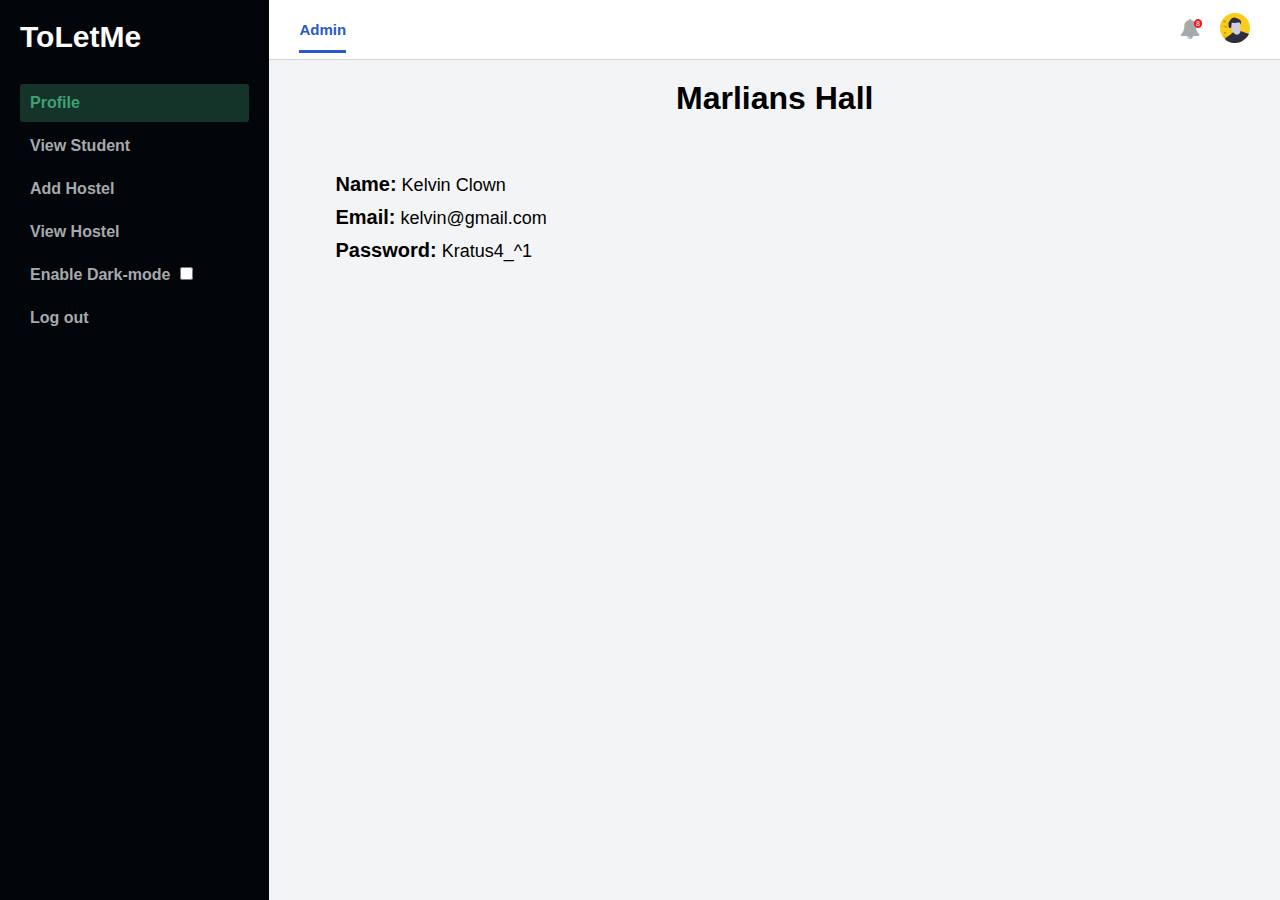
<file: Portal/index.html>
<!DOCTYPE html>
<html lang="en" data-theme="light">
<head>
    <meta charset="UTF-8">
    <meta name="viewport" content="width=device-width, initial-scale=1.0">
    <title>Hostel Allocation System</title>
    <link rel="stylesheet" href="Css/style.css">
    <link rel="stylesheet" href="https://stackpath.bootstrapcdn.com/font-awesome/4.7.0/css/font-awesome.min.css" integrity="sha384-wvfXpqpZZVQGK6TAh5PVlGOfQNHSoD2xbE+QkPxCAFlNEevoEH3Sl0sibVcOQVnN" crossorigin="anonymous">
    <style>
        .search_input{
            width: 50%;
            height: 57px;
        }

        .search_input span{
            position: relative;
            float: right;
            top: 23px;
            right: 6px;
        }

        .search_input input {
            width: 100%;
            font-size: 16px;
            height: 30px;
            padding: 5px 30px 5px 10px;
        }
    </style>
</head>
<body>
    <div class="container">
        <nav class="navbar">
            <div class="nav-icon" onclick="toggleSidebar()">
                <i class="fa fa-bars"></i>
            </div>
            <div class="navbar_left">
                <!-- <a href="#">Subscribers</a>
                <a href="#">Video Management</a> -->
                <a class="active_link" href="#">Admin</a>
                
            </div>
            <div class="navbar_right">               
               
                <a href="#" class="bella" style="position: relative;">
                    <i class="fa fa-bell" ></i>
                    <span style=" position: absolute;
                    background-color: #fa1414;
                    border: 1px solid #fa1414;
                    border-radius: 16px;
                    font-size: 7px;
                    width: 8px;
                    text-align: center;
                    color: white;
                    top: 0px;
                    left: 14px;">8</span>
                </a>
    
                <a href="#">
                   <img width="30" src="images/avatar.svg" alt="">
                </a>
            </div>
        </nav>

        <main>
            <div class="main_container">
                <h1>Marlians Hall</h1>
                <!-- <p>Welcome to your admin dashboard</p> -->
                <div class="credentials">
                    <div><p>Name:</p><span>Kelvin Clown</span></div>
                    <div><p>Email:</p><span>kelvin@gmail.com</span></div>
                    <div><p>Password:</p><span>Kratus4_^1</span></div>
                </div>

               
            </div>
        </main>

        <div id="sidebar">
            <div class="sidebar_title">
                <div class="sidebar_img">
                    <!-- <img src="images/logo.png" alt=""> -->
                    <h1><a href="index.html">ToLetMe</a></h1>
                </div>
                <i class="fa fa-times" id="sidebarIcon" onclick="closeSidebar()"></i>
            </div>

            <div class="sidebar_menu">
                <div class="sidebar_link active_menu_link">
                    <a href="index.html">Profile</a>
                </div>
                <div class="sidebar_link">
                    <a href="viewStudent.html">View Student</a>
                </div>
                <div class="sidebar_link">
                    <a href="addHostel.html">Add Hostel</a>
                </div>
                <div class="sidebar_link">
                    <a href="viewHostel.html">View Hostel</a>
                </div>
                <div class="sidebar_link dark-mode">
                    <label style="font-weight: 700;
                    margin-right: 10px;
                    color: #a5aaad;">Enable Dark-mode</label><input type="checkbox" name="theme">
                    <!-- <a href="#">Others</a> -->
                </div>
                <div class="sidebar_link">
                    <!-- <i class="fa fa-power-off"></i> -->
                    <a href="login.html">Log out</a>
                </div>
            </div>
        </div>
    </div>

    
    <script src="Js/script.js"></script>
    <script>    
        let checkbox = document.querySelector('input[name=theme]');
        let label = document.querySelector('label');
        checkbox.addEventListener('change', function () {
            if(this.checked){
                document.documentElement.setAttribute('data-theme', 'dark');
                label.innerHTML = 'Disable Dark-mode';
            }else{
                document.documentElement.setAttribute('data-theme', 'light');
                label.innerHTML = 'Enable Dark-mode';
            }
        })
      </script>
</body>
</html>
</file>
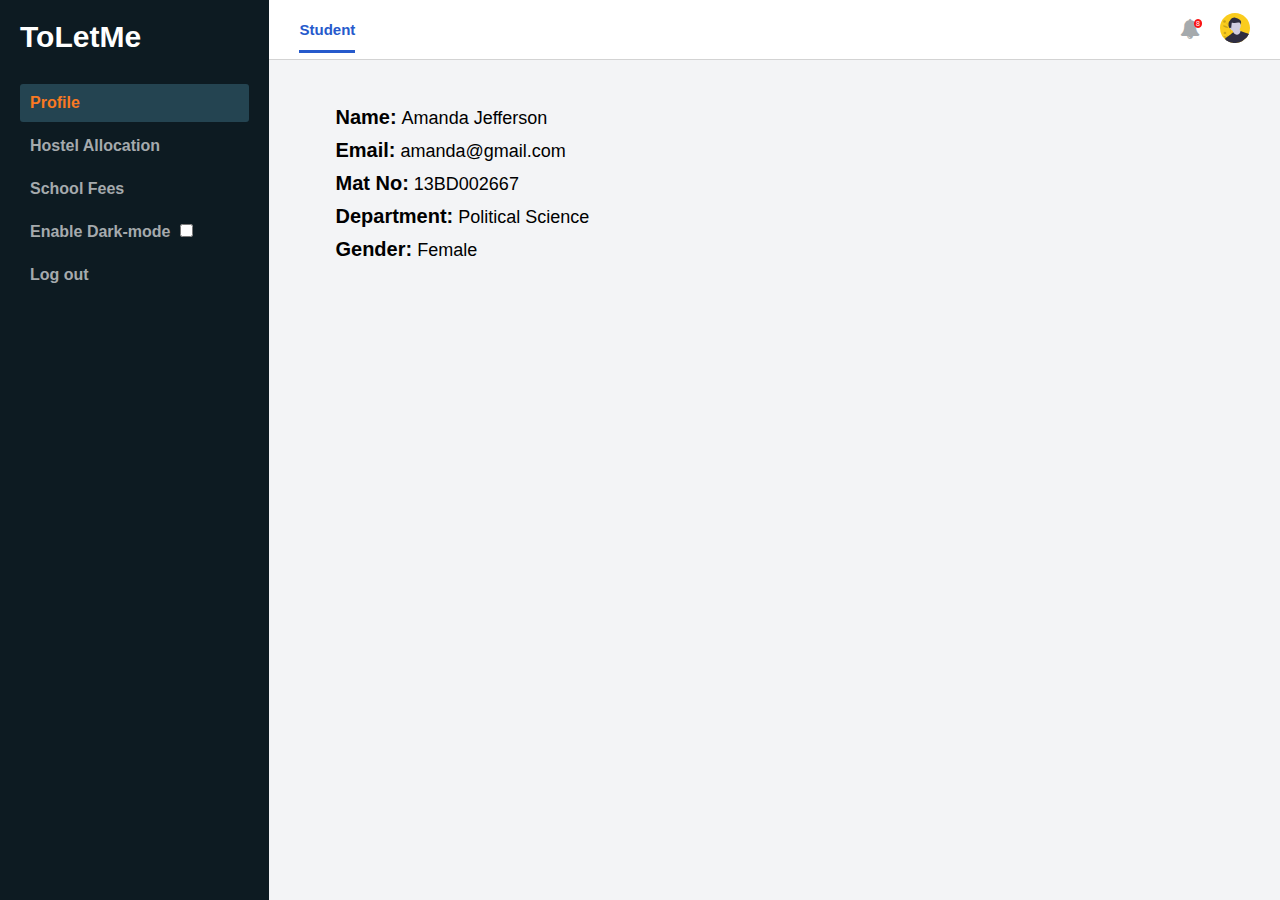
<file: studentSection/index.html>
<!DOCTYPE html>
<html lang="en" data-theme="light">
<head>
    <meta charset="UTF-8">
    <meta name="viewport" content="width=device-width, initial-scale=1.0">
    <title>Hostel Allocation System</title>
    <link rel="stylesheet" href="Css/style.css">
    <link rel="stylesheet" href="https://stackpath.bootstrapcdn.com/font-awesome/4.7.0/css/font-awesome.min.css" integrity="sha384-wvfXpqpZZVQGK6TAh5PVlGOfQNHSoD2xbE+QkPxCAFlNEevoEH3Sl0sibVcOQVnN" crossorigin="anonymous">
   <!--  <style>
        .search_input{
            width: 50%;
            height: 57px;
        }

        .search_input span{
            position: relative;
            float: right;
            top: 23px;
            right: 6px;
        }

        .search_input input {
            width: 100%;
            font-size: 16px;
            height: 30px;
            padding: 5px 30px 5px 10px;
        }
    </style> -->
</head>
<body>
    <div class="container">
        <nav class="navbar">
            <div class="nav-icon" onclick="toggleSidebar()">
                <i class="fa fa-bars"></i>
            </div>
            <div class="navbar_left">
                <!-- <a href="#">Subscribers</a>
                <a href="#">Video Management</a> -->
                <a class="active_link" href="#">Student</a>
                
            </div>
            <div class="navbar_right">               
                <!-- <div class="search_input">
                    <span>
                        <i class="fa fa-search"></i>
                    </span>
                    <input type="text" name="" placeholder="Search...">
                </div>
                <a href="#">
                    <i class="fa fa-search"></i>
                </a> -->
                <a href="#" class="bella" style="position: relative;">
                    <i class="fa fa-bell" ></i>
                    <span style=" position: absolute;
                    background-color: #fa1414;
                    border: 1px solid #fa1414;
                    border-radius: 16px;
                    font-size: 7px;
                    width: 8px;
                    text-align: center;
                    color: white;
                    top: 0px;
                    left: 14px;">8</span>
                </a>
    
                <a href="#">
                   <img width="30" src="images/avatar.svg" alt="">
                </a>
            </div>
        </nav>

        <main>
            <div class="main_container">
                <div class="credentials">
                    <div><p>Name:</p><span>Amanda Jefferson</span></div>
                    <div><p>Email:</p><span>amanda@gmail.com</span></div>
                    <div><p>Mat No:</p><span>13BD002667</span></div>
                    <div><p>Department:</p><span>Political Science</span></div>
                    <div><p>Gender:</p><span>Female</span></div>
                </div>
            </div>
        </main>

        <div id="sidebar">
            <div class="sidebar_title">
                <div class="sidebar_img">
                    <!-- <img src="images/logo.png" alt=""> -->
                    <h1><a href="index.html">ToLetMe</a></h1>
                </div>
                <i class="fa fa-times" id="sidebarIcon" onclick="closeSidebar()"></i>
            </div>

           <div class="sidebar_menu">
                <div class="sidebar_link active_menu_link">
                    <a href="index.html">Profile</a>
                </div>
                <div class="sidebar_link">
                    <a href="hostelAllocation.html">Hostel Allocation</a>
                </div>
                <div class="sidebar_link">
                    <a href="Schoolfees.html">School Fees</a>
                </div>
                <div class="sidebar_link dark-mode">
                    <label style="font-weight: 700;
                    margin-right: 10px;
                    color: #a5aaad;">Enable Dark-mode</label><input type="checkbox" name="theme">
                    <!-- <a href="#">Others</a> -->
                </div>
                <div class="sidebar_link">
                    <!-- <i class="fa fa-power-off"></i> -->
                    <a href="login.html">Log out</a>
                </div>
            </div>
        </div>
    </div>

    
    <script src="Js/script.js"></script>
    <script>    
        let checkbox = document.querySelector('input[name=theme]');
        let label = document.querySelector('label');
        checkbox.addEventListener('change', function () {
            if(this.checked){
                document.documentElement.setAttribute('data-theme', 'dark');
                label.innerHTML = 'Disable Dark-mode';
            }else{
                document.documentElement.setAttribute('data-theme', 'light');
                label.innerHTML = 'Enable Dark-mode';
            }
        })
      </script>
</body>
</html>
</file>
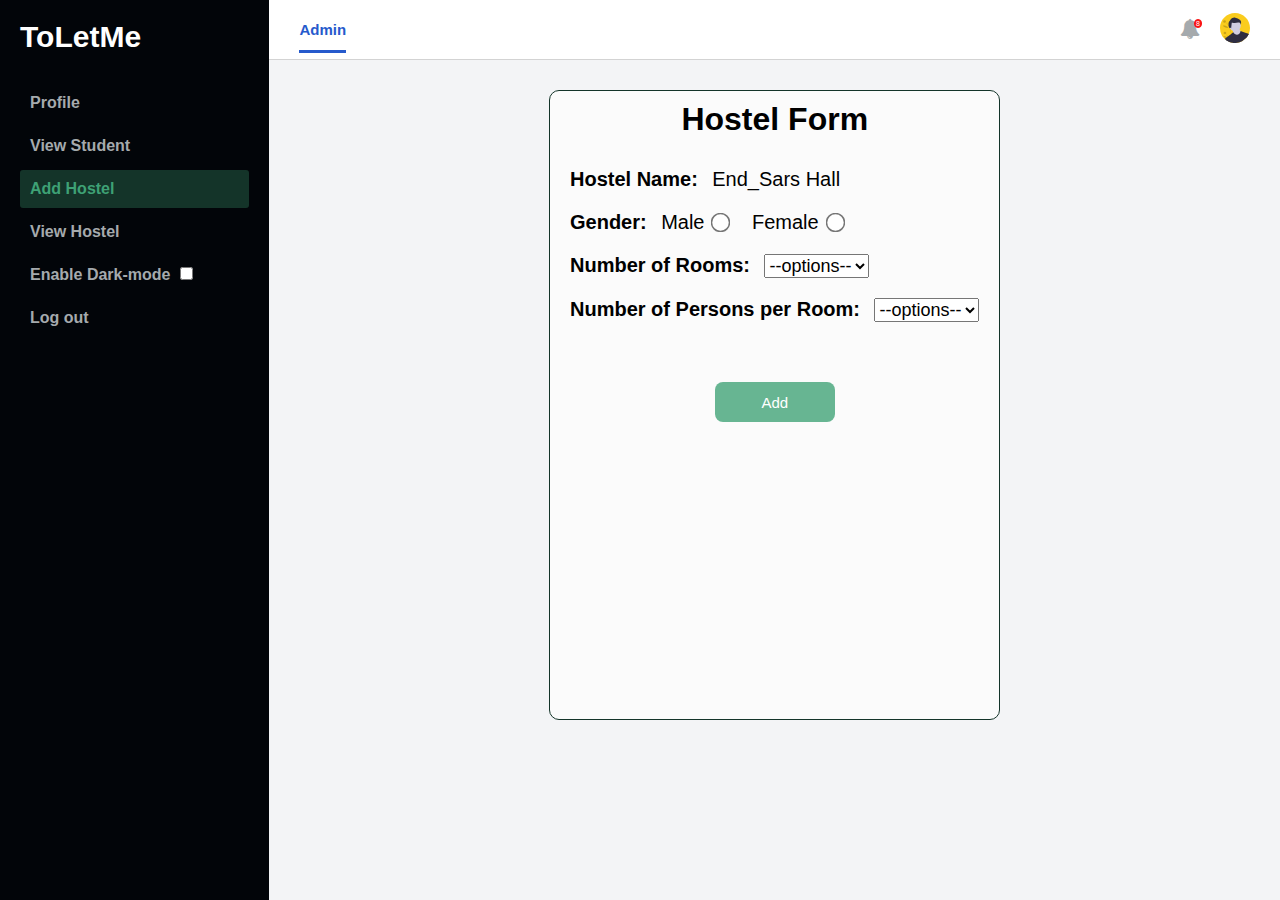
<file: Portal/addHostel.html>
<!DOCTYPE html>
<html lang="en" data-theme="light">
<head>
    <meta charset="UTF-8">
    <meta name="viewport" content="width=device-width, initial-scale=1.0">
    <title>Hostel Allocation System</title>
    <link rel="stylesheet" href="Css/style.css">
    <link rel="stylesheet" href="https://stackpath.bootstrapcdn.com/font-awesome/4.7.0/css/font-awesome.min.css" integrity="sha384-wvfXpqpZZVQGK6TAh5PVlGOfQNHSoD2xbE+QkPxCAFlNEevoEH3Sl0sibVcOQVnN" crossorigin="anonymous">
    <style>
        .mainContainer_wrapper {
            border-radius: 10px;
            height: 80vh;
            display: flex;
            padding: 10px;
            justify-content: center;
            align-items: flex-start;
        }

        .mainContainer_wrapper form {
            /* width: 100%; */
            height: 70vh;
            padding: 10px 20px;
            background-color: #fbfbfb;
            border: 1px solid #143429;
            border-radius: 10px;
            
        }

        .mainContainer_wrapper form h1{
            text-align: center;
            padding-bottom: 30px;
            color: black;
        }

        .mainContainer_wrapper form div{
            padding-bottom: 20px;
        }

        .mainContainer_wrapper form div p{
            display: inline-block;
            font-size: 20px;
            font-weight: 700;
            color: black;
        }

        .mainContainer_wrapper form div span{
            margin-left: 10px;
            font-size: 20px;
        }

        .mainContainer_wrapper form div label {
            font-size: 20px;
        }
        
        .mainContainer_wrapper form div label:hover{
            color: black;
        }

        .gender_wrap label {
            margin-left: 10px;
        }
        .gender_wrap input {
            margin: 0 10px;
            transform: scale(1.5);
        }

        .room_option select, .population select {
            font-size: 18px;
            outline: none;
            margin-left: 10px;
        }

        .btn {
            display: flex;
            justify-content: center;
            margin-top: 40px;
        }
        
        .btn button {
            width: 120px;
            height: 40px;
            font-size: 15px;
            border-radius: 8px;
            outline: none;
            border: none;
            color: white;
            background-color: #3ea175c7;
            transition: transform .5s;
        }

        .btn button:hover{
            transform: scale(1.1);
        }

    </style>
</head>
<body>
    <div class="container">
        <nav class="navbar">
            <div class="nav-icon" onclick="toggleSidebar()">
                <i class="fa fa-bars"></i>
            </div>
            <div class="navbar_left">
                <!-- <a href="#">Subscribers</a>
                <a href="#">Video Management</a> -->
                <a class="active_link" href="#">Admin</a>
            </div>
            <div class="navbar_right">
                                
                <a href="#" class="bella" style="position: relative;">
                    <i class="fa fa-bell" ></i>
                    <span style=" position: absolute;
                    background-color: #fa1414;
                    border: 1px solid #fa1414;
                    border-radius: 16px;
                    font-size: 7px;
                    width: 8px;
                    text-align: center;
                    color: white;
                    top: 0px;
                    left: 14px;">8</span>
                </a>
                <a href="#">
                   <img width="30" src="images/avatar.svg" alt="">
                </a>
            </div>
        </nav>

        <main>
            <div class="main_container">
                <div class="mainContainer_wrapper">
                   <form action=""> 
                        <h1>Hostel Form</h1>
                        <div>
                            
                            <p>Hostel Name:</p>
                            <span>End_Sars Hall</span>
                        </div>
                        <div class="gender_wrap">
                            <p class="gender">Gender:</p>
                            <label>Male</label><input type="radio" name="gender">
                            <label>Female</label><input type="radio" name="gender">
                        </div>
                        <div class="room_option">
                            <p>Number of Rooms:</p> 
                            <select id="number_of_rooms">
                                <option>--options--</option>
                                <option>10</option>
                                <option>20</option>
                                <option>30</option>
                            </select>
                        </div>
                        <div class="population">
                            <p>Number of Persons per Room:</p> 
                            <select id="number_of_persons">
                                <option>--options--</option>
                                <option>1</option>
                                <option>2</option>
                                <option>3</option>
                                <option>4</option>
                            </select>
                         </div>
                         
                         <div class="btn"><button>Add</button></div>
                   </form>
                    
                </div>
            </div>
        </main>

        <div id="sidebar">
            <div class="sidebar_title">
                <div class="sidebar_img">
                    <!-- <img src="images/logo.png" alt=""> -->
                    <h1><a href="index.html">ToLetMe</a></h1>
                </div>
                <i class="fa fa-times" id="sidebarIcon" onclick="closeSidebar()"></i>
            </div>

            <div class="sidebar_menu">
                <div class="sidebar_link">
                    <a href="index.html">Profile</a>
                </div>
                <div class="sidebar_link">
                    <a href="viewStudent.html">View Student</a>
                </div>
                <div class="sidebar_link active_menu_link">
                    <a href="addHostel.html">Add Hostel</a>
                </div>
                <div class="sidebar_link">
                    <a href="viewHostel.html">View Hostel</a>
                </div>
                <div class="sidebar_link dark-mode">
                    <label class="dark_theme" style="font-weight: 700;
                    margin-right: 10px;
                    color: #a5aaad;">Enable Dark-mode</label><input type="checkbox" id="theme" name="theme">
                    <!-- <a href="#">Others</a> -->
                </div>
                <div class="sidebar_link">
                    <!-- <i class="fa fa-power-off"></i> -->
                    <a href="login.html">Log out</a>
                </div>
            </div>
        </div>
    </div>


    <script src="Js/script.js"></script>
    <script>    
        let checkbox = document.querySelector('#theme');
        let label = document.querySelector('.dark_theme');
        checkbox.addEventListener('change', function () {
            if(this.checked){
                document.documentElement.setAttribute('data-theme', 'dark');
                label.innerHTML = 'Disable Dark-mode';
            }else{
                document.documentElement.setAttribute('data-theme', 'light');
                label.innerHTML = 'Enable Dark-mode';
            }
        });
    
      </script>
</body>
</html>
</file>
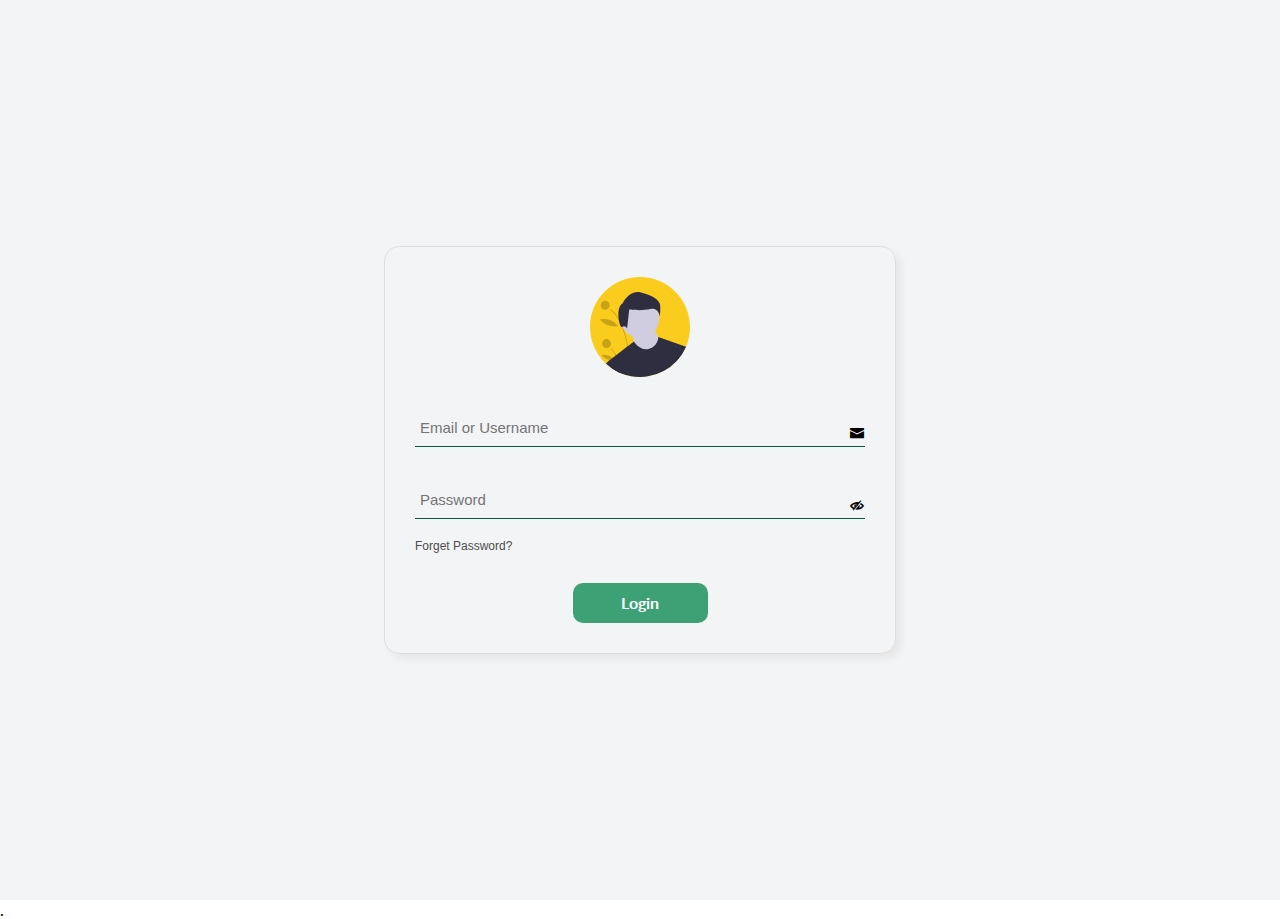
<file: Portal/login.html>
<!DOCTYPE html>
<html>
<head>
	<meta charset="UTF-8">
    <meta name="viewport" content="width=device-width, initial-scale=1.0">
	<title>Login</title>
	<link rel="stylesheet" type="text/css" href="Css/minified_login.css">
	<link rel="stylesheet" type="text/css" href="icofont/icofont.css">
	
</head>
<body>
		<section>
			<div class="container">
				<center>
					<img src="images/avatar.svg" alt="logo" >
					<!-- <p class="welcome">Sign in to continue,</p> -->
				</center>
				<div class="user_input">
					<span>
						<i class="icofont-envelope"></i>
					</span>
					<input type="text" name="" placeholder="Email or Username">
				</div>
	
				<div class="user_input">
					<span onclick="myFunction()">
						<i id="icon" class="icofont-eye-blocked"></i>
					</span>
					<input type="password" id="psw" name="" placeholder="Password">
				</div>
	
				<div class="actions">
					<span>
						<a href="#">Forget Password?</a>
					</span>
	
					<!-- <span class="new_user">
						<a href="registration.php">New User?</a>
					</span> -->
				</div>
	
				<div class="submit_btn">
					<a href="index.html">Login</a>
				</div>
			</div>
		</section>
	
	

	<script src="Js/login_script.js"></script>.
</body>
</html>
</file>
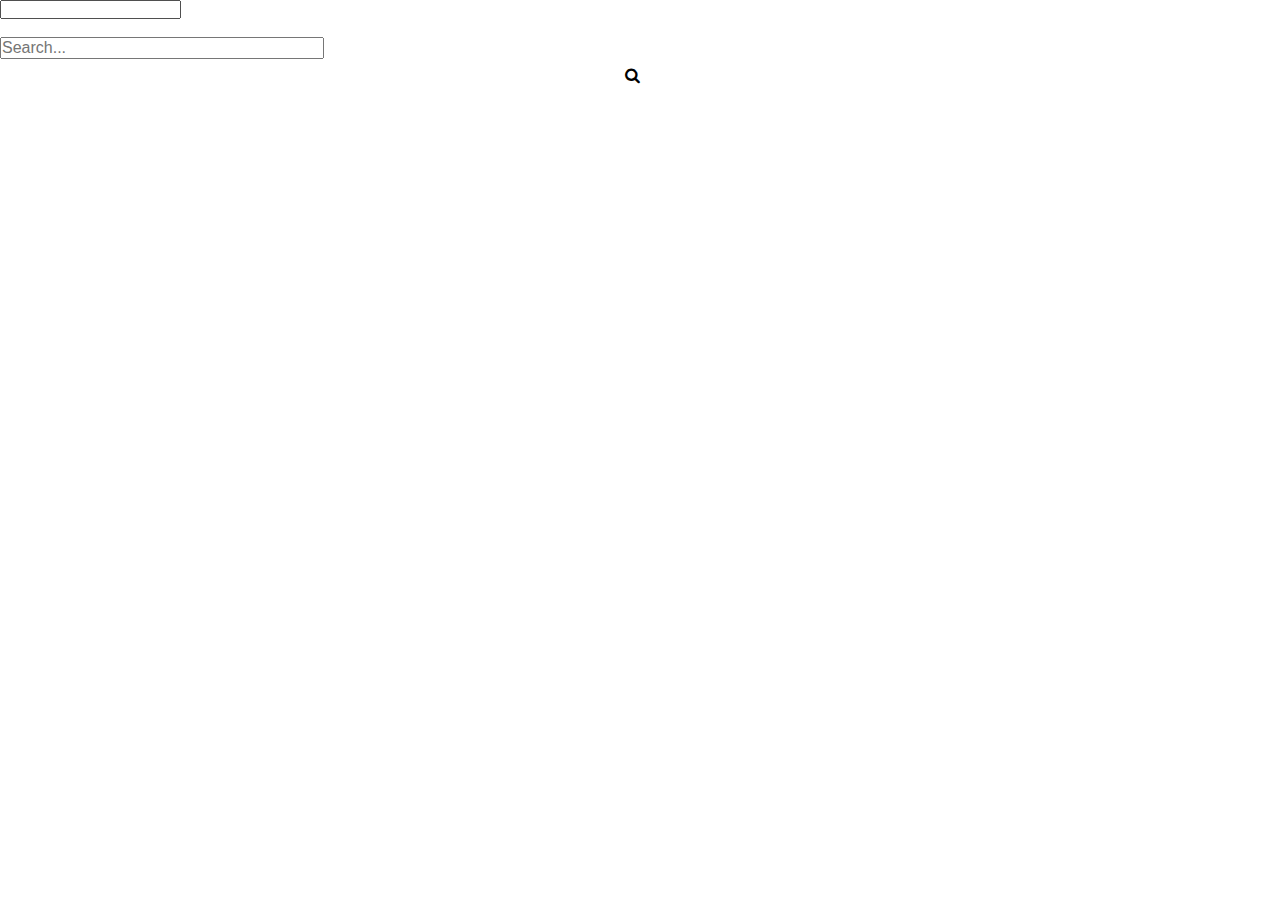
<file: Portal/testing.html>
<!DOCTYPE html>
<html lang="en">
<head>
    <meta charset="UTF-8">
    <meta name="viewport" content="width=device-width, initial-scale=1.0">
    <title>Document</title>
    <link rel="stylesheet" href="https://stackpath.bootstrapcdn.com/font-awesome/4.7.0/css/font-awesome.min.css" integrity="sha384-wvfXpqpZZVQGK6TAh5PVlGOfQNHSoD2xbE+QkPxCAFlNEevoEH3Sl0sibVcOQVnN" crossorigin="anonymous">
    <style>
        *{
            margin: 0;
            padding: 0;             
        }

        .search_input{
            width: 50%;
        }

        .search_input span{
            position: relative;
            float: right;
            top: 30px;
        }

        .search_input input {
            width: 50%;
            font-size: 16px;
        }
    </style>
</head>
<body>
    <input type="search"><br><br>
    <div class="search_input">
        <span>
            <i class="fa fa-search"></i>
        </span>
        <input type="text" name="" placeholder="Search...">
    </div>

</body>
</html>
</file>
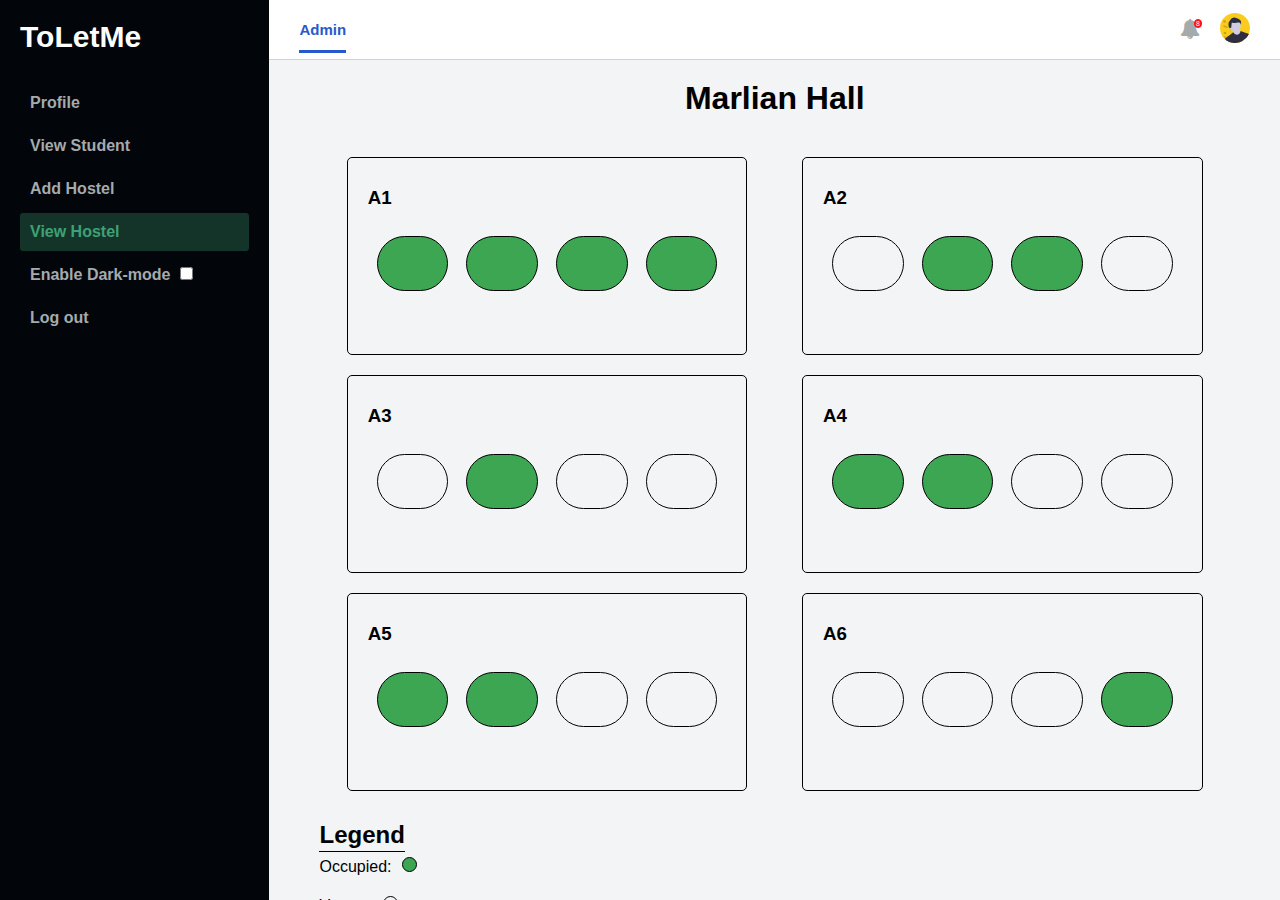
<file: Portal/viewHostel.html>
<!DOCTYPE html>
<html lang="en" data-theme="light">
<head>
    <meta charset="UTF-8">
    <meta name="viewport" content="width=device-width, initial-scale=1.0">
    <title>Hostel Allocation System</title>
    <link rel="stylesheet" href="Css/style.css">
    <link rel="stylesheet" href="https://stackpath.bootstrapcdn.com/font-awesome/4.7.0/css/font-awesome.min.css" integrity="sha384-wvfXpqpZZVQGK6TAh5PVlGOfQNHSoD2xbE+QkPxCAFlNEevoEH3Sl0sibVcOQVnN" crossorigin="anonymous">
    <style>
        .main_container{
            width: 100%;
            height: 80vh;
            /* background-color: red; */
        }

        .hostel{
            padding: 10px;
            display: flex;
            flex-wrap: wrap;
            gap: 20px;
            justify-content: space-around;
        }

        .room_data .span {
            display: flex;
            justify-content: space-around;
            margin-top: 10px;
        }

        .span span {
            width: 20%;
            height: 55px;
            border: 1px solid black;
            background-color: #f3f4f6;
            border-radius: 35px;
            margin-bottom: 35px;
            /* tool-tip */
            position: relative;
            display: inline-block;
        }

        span.occupied {
            background-color: #3ca652;
        }

        .occupied .tooltiptext {
          visibility: hidden;
          width: 100px;
          height: auto;
          margin-top: 5px;
          background-color: #000000d9;
          color: #fff;
          text-align: center;
          border-radius: 6px;
          padding: 5px 0;
          
          /* Position the tooltip */
          position: absolute;
          z-index: 1;
          top: 100%;
          left: 50%;
          margin-left: -50px;
          font-size: 13px;
        }

        .occupied:hover .tooltiptext {
          visibility: visible;
        }

        .legend {
            padding-bottom: 20px;
            margin-top: 20px;
        }
        
        .legend div{
            margin-top: 20px;
        }

        .legend #available{
            margin-top: 0;
        }
        
        .legend div span {
            width: 15px;
            height: 15px;
            border-radius: 15px;
            border: 1px solid black;
            margin-left: 10px;
            display: inline-block;
        }

        .legend div .avialable {
            background-color: #3ca652;
        }

        .legend div .occupied {
            background-color: #f3f4f6;
        }

        #pie-chart {
            width: 340px;
            height: 330px;
            border-radius: 50%;
            margin: 25px auto 0;
            background-image: conic-gradient(pink 70deg, lightblue 0 235deg, orange 0);
        }

    </style>
</head>
<body>
    <div class="container">
        <nav class="navbar">
            <div class="nav-icon" onclick="toggleSidebar()">
                <i class="fa fa-bars"></i>
            </div>
            <div class="navbar_left">
                <!-- <a href="#">Subscribers</a>
                <a href="#">Video Management</a> -->
                <a class="active_link" href="#">Admin</a>
                
            </div>
            <div class="navbar_right">                
                
                <a href="#" class="bella" style="position: relative;">
                    <i class="fa fa-bell" ></i>
                    <span style=" position: absolute;
                    background-color: #fa1414;
                    border: 1px solid #fa1414;
                    border-radius: 16px;
                    font-size: 7px;
                    width: 8px;
                    text-align: center;
                    color: white;
                    top: 0px;
                    left: 14px;">8</span>
                </a>
                
                <a href="#">
                   <img width="30" src="images/avatar.svg" alt="">
                </a>
            </div>
        </nav>

        <main>
            <div class="main_container">
                <h1>Marlian Hall</h1>
                <div class="hostel">
                    <div class="room_data">
                        <div class="room_number"><h3>A1</h3></div>
                        <div class="span">
                            <span class="occupied">
                                <span class="tooltiptext">John Jhones</span>
                            </span>
                            <span class="occupied">
                                <span class="tooltiptext">Ikemefuna Andrew</span>
                            </span>
                            <span class="occupied">
                                <span class="tooltiptext">Alex Washington</span>
                            </span>
                            <span class="occupied">
                                <span class="tooltiptext">Okafor Benedict</span>
                            </span>
                        </div>
                    </div>
                    
                    <div class="room_data">
                        <div class="room_number">
                            <h3>A2</h3>
                        </div>
                        <div class="span">
                            <span></span>
                            <span class="occupied">
                                <span class="tooltiptext">Dan Krate</span>
                            </span>
                            <span class="occupied">
                                <span class="tooltiptext">William Ken</span>
                            </span>
                            <span></span>
                        </div>  
                    </div>

                    <div class="room_data">
                        <div class="room_number">
                            <h3>A3</h3>
                        </div>
                        <div class="span">
                            <span></span>
                            <span class="occupied">
                                <span class="tooltiptext">Andrew Jefferson</span>
                            </span>
                            <span></span>
                            <span></span>
                        </div>  
                    </div>

                    <div class="room_data">
                        <div class="room_number"><h3>A4</h3></div>
                        <div class="span">
                            <span class="occupied">
                                <span class="tooltiptext">Sam Smith</span>
                            </span>
                            <span class="occupied">
                                <span class="tooltiptext">John Jones</span>
                            </span>
                            <span></span>
                            <span></span>
                        </div>
                    </div>
                    
                    <div class="room_data">
                        <div class="room_number">
                            <h3>A5</h3>
                        </div>
                        <div class="span">
                            <span class="occupied">
                                <span class="tooltiptext">Kenny Black</span>
                            </span>
                            <span class="occupied">
                                <span class="tooltiptext">Aron Tide</span>
                            </span>
                            <span></span>
                            <span></span>
                        </div>  
                    </div>

                    <div class="room_data">
                        <div class="room_number">
                            <h3>A6</h3>
                        </div>
                        <div class="span">
                            <span></span>
                            <span></span>
                            <span></span>
                            <span class="occupied">
                                <span class="tooltiptext">Brian John</span>
                            </span>
                        </div>  
                    </div>
                </div>

                <!-- <div class="hostel">
                    
                </div> -->
                <div class="legend">
                    <h2>Legend</h2>
                    <div id="available"><p>Occupied:</p><span class="avialable"></span></div>
                    <div><p>Vacant:</p><span class="occupied"></span></div>
                </div>               
                
            </div>
        </main>

        <div id="sidebar">
            <div class="sidebar_title">
                <div class="sidebar_img">
                    <!-- <img src="images/logo.png" alt=""> -->
                    <h1><a href="index.html">ToLetMe</a></h1>
                </div>
                <i class="fa fa-times" id="sidebarIcon" onclick="closeSidebar()"></i>
            </div>

            <div class="sidebar_menu">
                <div class="sidebar_link">
                    <a href="index.html">Profile</a>
                </div>
                <div class="sidebar_link">
                    <a href="viewStudent.html">View Student</a>
                </div>
                <div class="sidebar_link">
                    <a href="addHostel.html">Add Hostel</a>
                </div>
                <div class="sidebar_link active_menu_link">
                    <a href="viewHostel.html">View Hostel</a>
                </div>
                <div class="sidebar_link dark-mode">
                    <label style="font-weight: 700;
                    margin-right: 10px;
                    color: #a5aaad;">Enable Dark-mode</label><input type="checkbox" name="theme">
                    <!-- <a href="#">Others</a> -->
                </div>
                <div class="sidebar_link">
                    <!-- <i class="fa fa-power-off"></i> -->
                    <a href="login.html">Log out</a>
                </div>
            </div>
        </div>
    </div>

    
    <script src="Js/script.js"></script>
    <script>    
        let checkbox = document.querySelector('input[name=theme]');
        let label = document.querySelector('label');
        checkbox.addEventListener('change', function () {
            if(this.checked){
                document.documentElement.setAttribute('data-theme', 'dark');
                label.innerHTML = 'Disable Dark-mode';
            }else{
                document.documentElement.setAttribute('data-theme', 'light');
                label.innerHTML = 'Enable Dark-mode';
            }
        })
      </script>
</body>
</html>
</file>
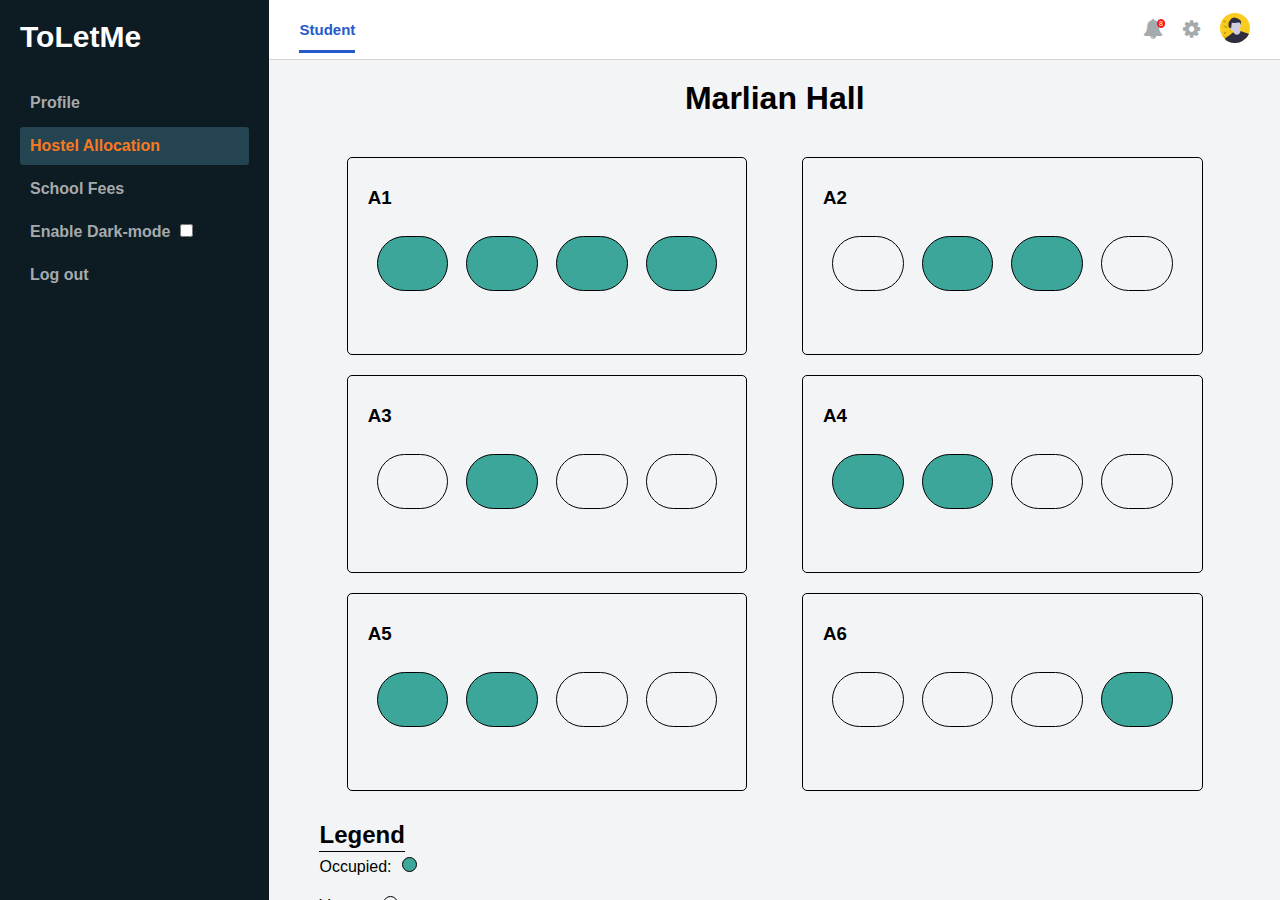
<file: studentSection/individual_Hostel.html>
<!DOCTYPE html>
<html lang="en" data-theme="light">
<head>
    <meta charset="UTF-8">
    <meta name="viewport" content="width=device-width, initial-scale=1.0">
    <title>Hostel Allocation System</title>
    <link rel="stylesheet" href="Css/style.css">
    <link rel="stylesheet" href="https://stackpath.bootstrapcdn.com/font-awesome/4.7.0/css/font-awesome.min.css" integrity="sha384-wvfXpqpZZVQGK6TAh5PVlGOfQNHSoD2xbE+QkPxCAFlNEevoEH3Sl0sibVcOQVnN" crossorigin="anonymous">
    <style>
        .main_container{
            width: 100%;
            height: 80vh;
            /* background-color: red; */
        }

        .hostel{
            padding: 10px;
            display: flex;
            flex-wrap: wrap;
            gap: 20px;
            justify-content: space-around;
        }

        .room_data .span {
            display: flex;
            justify-content: space-around;
            margin-top: 10px;
        }

        .span span {
            width: 20%;
            height: 55px;
            border: 1px solid black;
            background-color: #f3f4f6;
            border-radius: 35px;
            margin-bottom: 35px;
            /* tool-tip */
            position: relative;
            display: inline-block;
        }

        span.occupied {
            background-color: #3ca69b;
        }

        .occupied .tooltiptext {
          visibility: hidden;
          width: 100px;
          height: auto;
          margin-top: 5px;
          background-color: #000000d9;
          color: #fff;
          text-align: center;
          border-radius: 6px;
          padding: 5px 0;
          
          /* Position the tooltip */
          position: absolute;
          z-index: 1;
          top: 100%;
          left: 50%;
          margin-left: -50px;
          font-size: 13px;
        }

        .occupied:hover .tooltiptext {
          visibility: visible;
        }

        .legend {
            padding-bottom: 20px;
            margin-top: 20px;
        }
        
        .legend div{
            margin-top: 20px;
        }

        .legend #available{
            margin-top: 0;
        }
        
        .legend div span {
            width: 15px;
            height: 15px;
            border-radius: 15px;
            border: 1px solid black;
            margin-left: 10px;
            display: inline-block;
        }

        .legend div .avialable {
            background-color: #3ca69b;
        }

        .legend div .occupied {
            background-color: #f3f4f6;
        }

    </style>
</head>
<body>
    <div class="container">
        <nav class="navbar">
            <div class="nav-icon" onclick="toggleSidebar()">
                <i class="fa fa-bars"></i>
            </div>
            <div class="navbar_left">
                <a class="active_link" href="#">Student</a>
            </div>
            <div class="navbar_right">                
                
                <a href="#" class="bella" style="position: relative;">
                    <i class="fa fa-bell" ></i>
                    <span style=" position: absolute;
                    background-color: #fa1414;
                    border: 1px solid #fa1414;
                    border-radius: 16px;
                    font-size: 7px;
                    width: 8px;
                    text-align: center;
                    color: white;
                    top: 0px;
                    left: 14px;">8</span>
                </a>
                <a href="">
                    <i class="fa fa-cog" ></i>
                </a>
                <a href="#">
                   <img width="30" src="images/avatar.svg" alt="">
                </a>
            </div>
        </nav>

        <main>
            <div class="main_container">
                <h1>Marlian Hall</h1>
                <div class="hostel">
                    <div class="room_data">
                        <div class="room_number"><h3>A1</h3></div>
                        <div class="span">
                            <span class="occupied">
                                <span class="tooltiptext">John Jhones</span>
                            </span>
                            <span class="occupied">
                                <span class="tooltiptext">Ikemefuna Andrew</span>
                            </span>
                            <span class="occupied">
                                <span class="tooltiptext">Alex Washington</span>
                            </span>
                            <span class="occupied">
                                <span class="tooltiptext">Okafor Benedict</span>
                            </span>
                        </div>
                    </div>
                    
                    <div class="room_data">
                        <div class="room_number">
                            <h3>A2</h3>
                        </div>
                        <div class="span">
                            <span></span>
                            <span class="occupied">
                                <span class="tooltiptext">Steve Jobs</span>
                            </span>
                            <span class="occupied">
                                <span class="tooltiptext">Captain America</span>
                            </span>
                            <span></span>
                        </div>  
                    </div>

                    <div class="room_data">
                        <div class="room_number">
                            <h3>A3</h3>
                        </div>
                        <div class="span">
                            <span></span>
                            <span class="occupied">
                                <span class="tooltiptext">John Snow</span>
                            </span>
                            <span></span>
                            <span></span>
                        </div>  
                    </div>

                    <div class="room_data">
                        <div class="room_number"><h3>A4</h3></div>
                        <div class="span">
                            <span class="occupied">
                                <span class="tooltiptext">John Snow</span>
                            </span>
                            <span class="occupied">
                                <span class="tooltiptext">Tony Stark</span>
                            </span>
                            <span></span>
                            <span></span>
                        </div>
                    </div>
                    
                    <div class="room_data">
                        <div class="room_number">
                            <h3>A5</h3>
                        </div>
                        <div class="span">
                            <span class="occupied">
                                <span class="tooltiptext">John Snow</span>
                            </span>
                            <span class="occupied">
                                <span class="tooltiptext">John Snow</span>
                            </span>
                            <span></span>
                            <span></span>
                        </div>  
                    </div>

                    <div class="room_data">
                        <div class="room_number">
                            <h3>A6</h3>
                        </div>
                        <div class="span">
                            <span></span>
                            <span></span>
                            <span></span>
                            <span class="occupied">
                                <span class="tooltiptext">John Snow</span>
                            </span>
                        </div>  
                    </div>
                </div>

                <!-- <div class="hostel">
                    
                </div> -->
                <div class="legend">
                    <h2>Legend</h2>
                    <div id="available"><p>Occupied:</p><span class="avialable"></span></div>
                    <div><p>Vacant:</p><span class="occupied"></span></div>
                </div>               
                
            </div>
        </main>

        <div id="sidebar">
            <div class="sidebar_title">
                <div class="sidebar_img">
                    <!-- <img src="images/logo.png" alt=""> -->
                    <h1><a href="index.html">ToLetMe</a></h1>
                </div>
                <i class="fa fa-times" id="sidebarIcon" onclick="closeSidebar()"></i>
            </div>

             <div class="sidebar_menu">
                <div class="sidebar_link">
                    <a href="index.html">Profile</a>
                </div>
                <div class="sidebar_link active_menu_link">
                    <a href="hostelAllocation.html">Hostel Allocation</a>
                </div>
                <div class="sidebar_link">
                    <a href="Schoolfees.html">School Fees</a>
                </div>
                <div class="sidebar_link dark-mode">
                    <label style="font-weight: 700;
                    margin-right: 10px;
                    color: #a5aaad;">Enable Dark-mode</label><input type="checkbox" name="theme">
                    <!-- <a href="#">Others</a> -->
                </div>
                <div class="sidebar_link">
                    <!-- <i class="fa fa-power-off"></i> -->
                    <a href="login.html">Log out</a>
                </div>
            </div>
        </div>
    </div>

    
    <script src="Js/script.js"></script>
    <script>    
        let checkbox = document.querySelector('input[name=theme]');
        let label = document.querySelector('label');
        checkbox.addEventListener('change', function () {
            if(this.checked){
                document.documentElement.setAttribute('data-theme', 'dark');
                label.innerHTML = 'Disable Dark-mode';
            }else{
                document.documentElement.setAttribute('data-theme', 'light');
                label.innerHTML = 'Enable Dark-mode';
            }
        })
      </script>
</body>
</html>
</file>
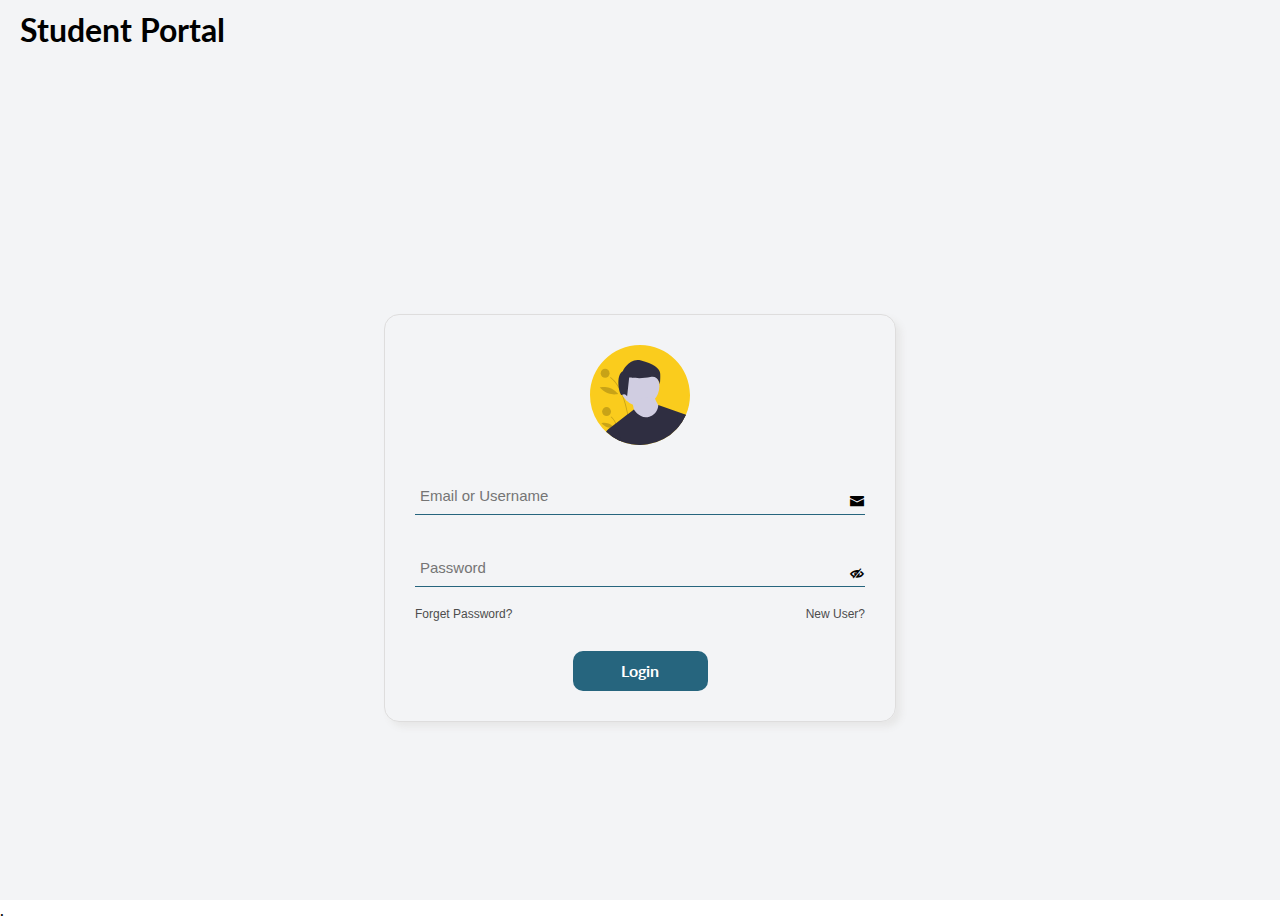
<file: studentSection/login.html>
<!DOCTYPE html>
<html>
<head>
	<meta charset="UTF-8">
    <meta name="viewport" content="width=device-width, initial-scale=1.0">
	<title>Login</title>
	<link rel="stylesheet" type="text/css" href="Css/minified_login.css">
	<link rel="stylesheet" type="text/css" href="icofont/icofont.css">
	
</head>
<body>
	<div class="wrapper">
		<div class="header">
			<h1>Student Portal</h1>
		</div>
		<section>
			<div class="container">
				<center>
					<img src="images/avatar.svg" alt="logo" >
					<!-- <p class="welcome">Sign in to continue,</p> -->
				</center>
				<div class="user_input">
					<span>
						<i class="icofont-envelope"></i>
					</span>
					<input type="text" name="" placeholder="Email or Username">
				</div>
	
				<div class="user_input">
					<span onclick="myFunction()">
						<i id="icon" class="icofont-eye-blocked"></i>
					</span>
					<input type="password" id="psw" name="" placeholder="Password">
				</div>
	
				<div class="actions">
					<span>
						<a href="#">Forget Password?</a>
					</span>
	
					<span class="new_user">
						<a href="register.html">New User?</a>
					</span>
				</div>
	
				<div class="submit_btn">
					<a href="index.html">Login</a>
				</div>
			</div>
		</section>
	
	
	</div>
	<script src="Js/login_script.js"></script>.
</body>
</html>
</file>
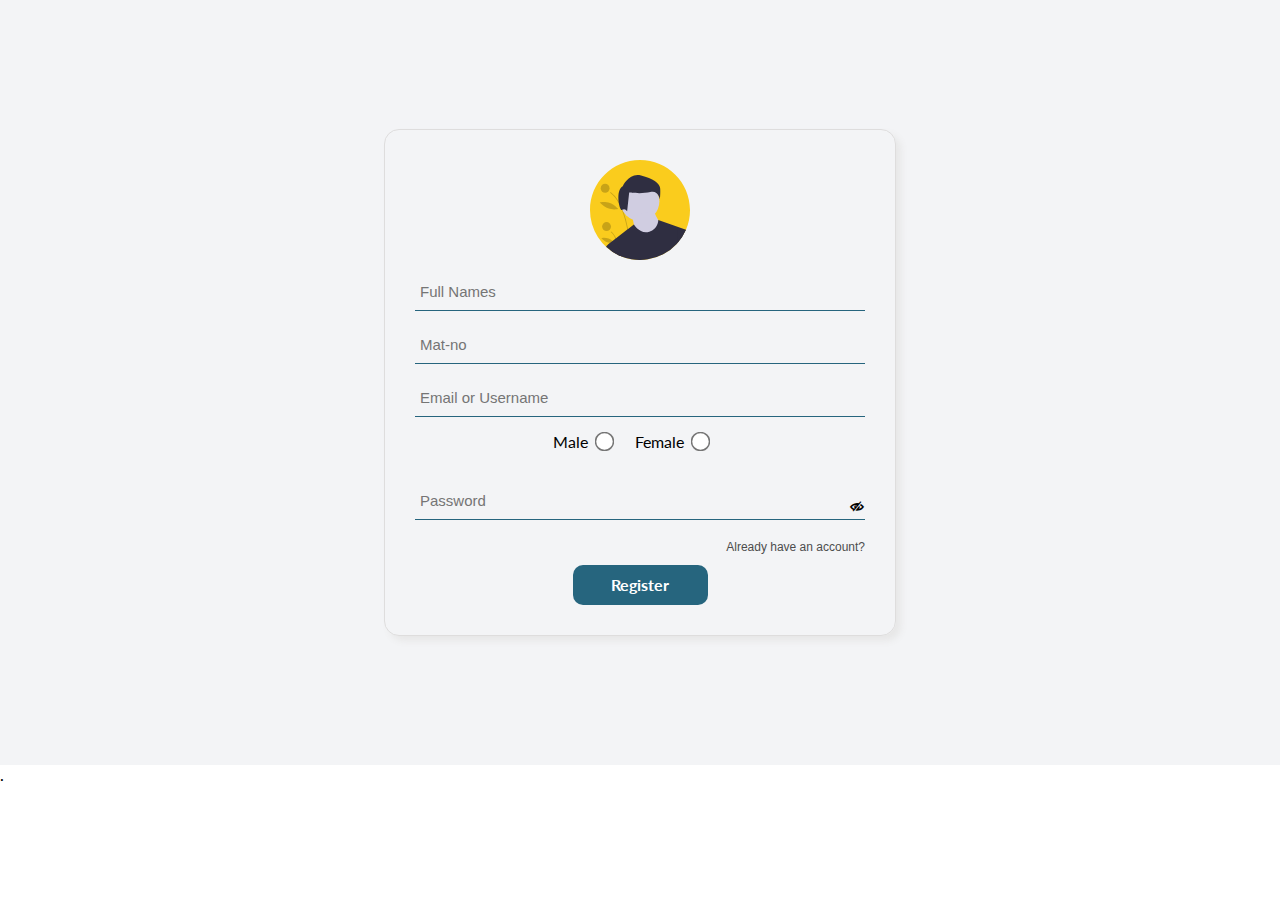
<file: studentSection/register.html>
<!DOCTYPE html>
<html>
<head>
	<meta charset="UTF-8">
    <meta name="viewport" content="width=device-width, initial-scale=1.0">
	<title>Registration</title>
	<link rel="stylesheet" type="text/css" href="Css/minified_login.css">
	<link rel="stylesheet" type="text/css" href="icofont/icofont.css">
	
</head>
<body>
		<section>
			<div class="container">
				<center>
					<img src="images/avatar.svg" alt="logo" >
					<!-- <p class="welcome">Sign in to continue,</p> -->
				</center>
                <div class="user_input">
					<!-- <span>
						<i class="icofont-envelope"></i>
					</span> -->
					<input type="text" name="" placeholder="Full Names">
                </div>
                
                <div class="user_input">
					<!-- <span>
						<i class="icofont-envelope"></i>
					</span> -->
					<input type="text" name="" placeholder="Mat-no">
                </div>
                
                <div class="user_input">
					<!-- <span>
						<i class="icofont-envelope"></i>
					</span> -->
					<input type="text" name="" placeholder="Email or Username">
                </div>
                
                <div class="user_input radioBtn_wrap">
					<!-- <span>
						<i class="icofont-envelope"></i>
					</span> -->
                    <label>Male</label><input  class="radio_button" type="radio" value="#3ea175" name="gender">
                    <label>Female</label><input class="radio_button" type="radio" value="#3ea175" name="gender">
                </div>
                
				<div class="user_input">
					<span onclick="myFunction()">
						<i id="icon" class="icofont-eye-blocked"></i>
					</span>
					<input type="password" id="psw" name="" placeholder="Password">
				</div>
	
				<div class="actions">
					<span>
						<!-- <a href="#">Forget Password?</a> -->
					</span>
	
					<span class="new_user">
						<a href="login.html">Already have an account?</a>
					</span>
				</div>
	
				<div class="submit_btn">
					<a href="login.html">Register</a>
				</div>
			</div>
		</section>
	
	

	<script src="Js/login_script.js"></script>.
</body>
</html>
</file>
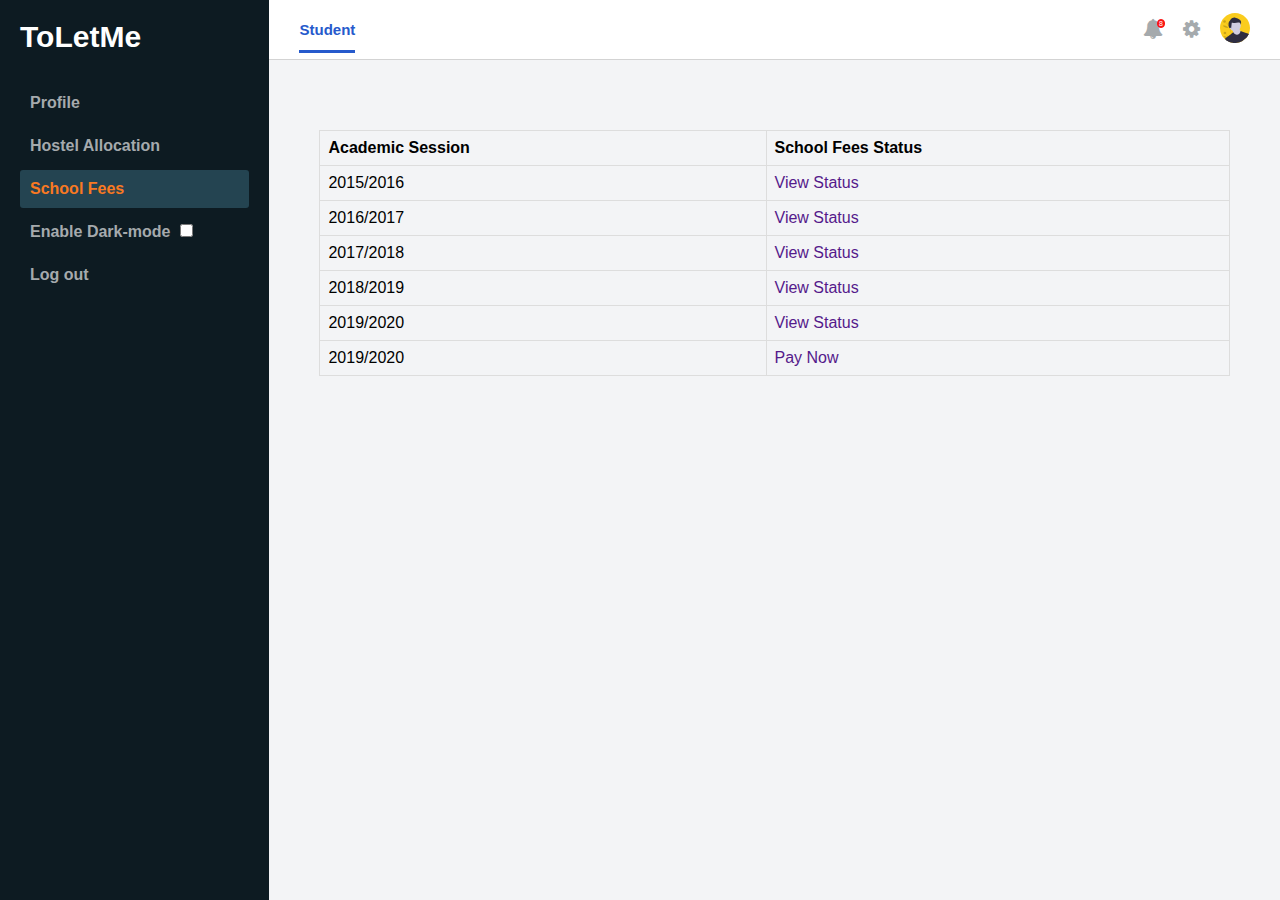
<file: studentSection/Schoolfees.html>
<!DOCTYPE html>
<html lang="en" data-theme="light">
<head>
    <meta charset="UTF-8">
    <meta name="viewport" content="width=device-width, initial-scale=1.0">
    <title>Student Portal</title>
    <link rel="stylesheet" href="Css/style.css">
    <link rel="stylesheet" href="Css/modalScholfeesStatus.css">
    <link rel="stylesheet" href="https://stackpath.bootstrapcdn.com/font-awesome/4.7.0/css/font-awesome.min.css" integrity="sha384-wvfXpqpZZVQGK6TAh5PVlGOfQNHSoD2xbE+QkPxCAFlNEevoEH3Sl0sibVcOQVnN" crossorigin="anonymous">
    <style>
        .main_container > table{
            width: 100%;
            border-collapse: collapse;
            margin-top: 50px;
        }

        .main_container > table > tbody > tr > td > a {
            text-decoration: none;
        }
        
        .main_container > table > tbody > tr > td > a:hover {
            color: #3ea175;
        }

        .modal-content p{
            color: black;
        }

    </style>
</head>
<body>
    <div class="container">
        <nav class="navbar">
            <div class="nav-icon" onclick="toggleSidebar()">
                <i class="fa fa-bars"></i>
            </div>
            <div class="navbar_left">
                <!-- <a href="#">Subscribers</a>
                <a href="#">Video Management</a> -->
                <a class="active_link" href="#">Student</a>
                
            </div>
            <div class="navbar_right">                
                <a href="#" class="bella" style="position: relative;">
                    <i class="fa fa-bell" ></i>
                    <span style=" position: absolute;
                    background-color: #fa1414;
                    border: 1px solid #fa1414;
                    border-radius: 16px;
                    font-size: 7px;
                    width: 8px;
                    text-align: center;
                    color: white;
                    top: 0px;
                    left: 14px;">8</span>
                </a>
                <a href="">
                    <i class="fa fa-cog" ></i>
                </a>
                <a href="#">
                   <img width="30" src="images/avatar.svg" alt="">
                </a>
            </div>
        </nav>

        <main>
            <div class="main_container">
               <table>
                   <tr>
                       <th>Academic Session</th>
                       <th>School Fees Status</th>
                   </tr>
                   <tr>
                       <td>2015/2016</td>
                       <td><a href="" class="school_fee">View Status</a></td>
                   </tr>
                   <tr>
                    <td>2016/2017</td>
                    <td><a href="" class="school_fee">View Status</a></td>
                   </tr>
                   <tr>
                    <td>2017/2018</td>
                    <td><a href="" class="school_fee">View Status</a></td>
                   </tr>
                   <tr>
                    <td>2018/2019</td>
                    <td><a href="" class="school_fee">View Status</a></td>
                   </tr>
                   <tr>
                    <td>2019/2020</td>
                    <td><a href="" class="school_fee">View Status</a></td>
                   </tr>
                   <tr>
                    <td>2019/2020</td>
                    <td><a href="" class="school_pay">Pay Now</a></td>
                   </tr>
               </table>

               <!-- Modal SchoolfeesStatus(Uploaded Receipt) -->
               <div id="id01" class="modal">
        
                    <div class="modal-content animate">
                        <div class="imgcontainer">
                            <span class="close" title="Close Modal">&times;</span>
                            <img id="modal-img" src="images/profile-7.jpg" alt="Avatar" class="avatar">
                        </div>
            
                        <div class="wrapper">
                            <div><p>Name:</p><span id="modal-name">Owolabi Josephine</span></div>
                            <div><p>Mat No:</p><span id="modal-mat">13AG29046</span></div>
                            <div><p>Gender:</p><span id="modal-gender">Female</span></div>
                            <div><p>Status:</p><span id="modal-gender">Paid</span></div>
                            <!-- <div class="status">
                                <button id="btn1">Accept</button>
                                <button id="btn2">Reject</button>
                            </div>                 -->
                            
                        </div>
                    </div>
                </div>

                <div id="id02" class="modal">
        
                    <div class="modal-content animate">
                        <div class="imgcontainer">
                            <span class="close" title="Close Modal">&times;</span>
                            <img id="modal-img" src="images/profile-7.jpg" alt="Avatar" class="avatar">
                        </div>
            
                        <div class="wrapper">
                            <div><p>Name:</p><span id="modal-name">Owolabi Josephine</span></div>
                            <div><p>Mat No:</p><span id="modal-mat">13AG29046</span></div>
                            <div><p>Gender:</p><span id="modal-gender">Female</span></div>
                            <div>
                                <p>Status:</p>
                                <span id="modal-gender">
                                    <input type="file" name="">
                                    <input type="submit" name="">
                                </span>
                            </div>
                            <!-- <div class="status">
                                <button id="btn1">Accept</button>
                                <button id="btn2">Reject</button>
                            </div>                 -->
                            
                        </div>
                    </div>
                </div>
            </div>
        </main>

        <div id="sidebar">
            <div class="sidebar_title">
                <div class="sidebar_img">
                    <!-- <img src="images/logo.png" alt=""> -->
                    <h1><a href="index.html">ToLetMe</a></h1>
                </div>
                <i class="fa fa-times" id="sidebarIcon" onclick="closeSidebar()"></i>
            </div>

            <div class="sidebar_menu">
                <div class="sidebar_link">
                    <a href="index.html">Profile</a>
                </div>
                <div class="sidebar_link">
                    <a href="hostelAllocation.html">Hostel Allocation</a>
                </div>
                <div class="sidebar_link active_menu_link">
                    <a href="Schoolfees.html">School Fees</a>
                </div>
                <div class="sidebar_link dark-mode">
                    <label style="font-weight: 700;
                    margin-right: 10px;
                    color: #a5aaad;">Enable Dark-mode</label><input type="checkbox" name="theme">
                    <!-- <a href="#">Others</a> -->
                </div>
                <div class="sidebar_link">
                    <!-- <i class="fa fa-power-off"></i> -->
                    <a href="login.html">Log out</a>
                </div>
            </div>
        </div>
    </div>

    
    <script src="Js/script.js"></script>
    <script>    
        let checkbox = document.querySelector('input[name=theme]');
        let label = document.querySelector('label');
        checkbox.addEventListener('change', function () {
            if(this.checked){
                document.documentElement.setAttribute('data-theme', 'dark');
                label.innerHTML = 'Disable Dark-mode';
            }else{
                document.documentElement.setAttribute('data-theme', 'light');
                label.innerHTML = 'Enable Dark-mode';
            }
        })
        
        const data = {
            name: 'John Doe',
            mat: '14BN0078945',
            gender: 'Male',
            src: './images/profile-3.jpg'
        };

         // Get the modal
         var modal = document.getElementById('id01');
         var modal2 = document.getElementById('id02');

         var schoolFees = document.querySelectorAll('.school_fee');
         var schoolPay =  document.querySelector('school_pay');

        // Gets the close button
        var closeButton = document.querySelector('.close');

        // When the user clicks the 'X' button it closes the modal
        closeButton.addEventListener('click', function() {
            modal.style.display='none';
        })

        // When the user clicks anywhere outside of the modal, close it
        window.onclick = function(event) {
            if (event.target == modal) {
                modal.style.display = "none";
            }
        }
        
        schoolFees.forEach(school_fee =>{
            school_fee.addEventListener('click', function(z) {
                z.preventDefault()
                // let matNo = z.target.parentElement.previousElementSibling.textContent;
                // let name = z.target.parentElement.previousElementSibling.previousElementSibling.textContent;
                // let gender = z.target.parentElement.nextElementSibling.textContent;
                // let imgSource = z.target.parentElement.nextElementSibling.nextElementSibling.textContent;
                // console.log(matNo, name, gender, imgSource)
                // const modalImage = document.querySelector('#modal-img');
                // const modalName = document.querySelector('#modal-name');
                // const modalMat = document.querySelector('#modal-mat');
                // const modalGender = document.querySelector('#modal-gender');

                // modalImage.src = imgSource
                // modalName.textContent = name;
                // modalMat.textContent = matNo;
                // modalGender.textContent = gender;
                modal.style.display = 'block';
            })
        });   

        schoolPay.addEventListener('click', function(z) {
            z.preventDefault()
            modal2.style.display = 'block';
        }) 
    
    </script>
      </script>
</body>
</html>
</file>
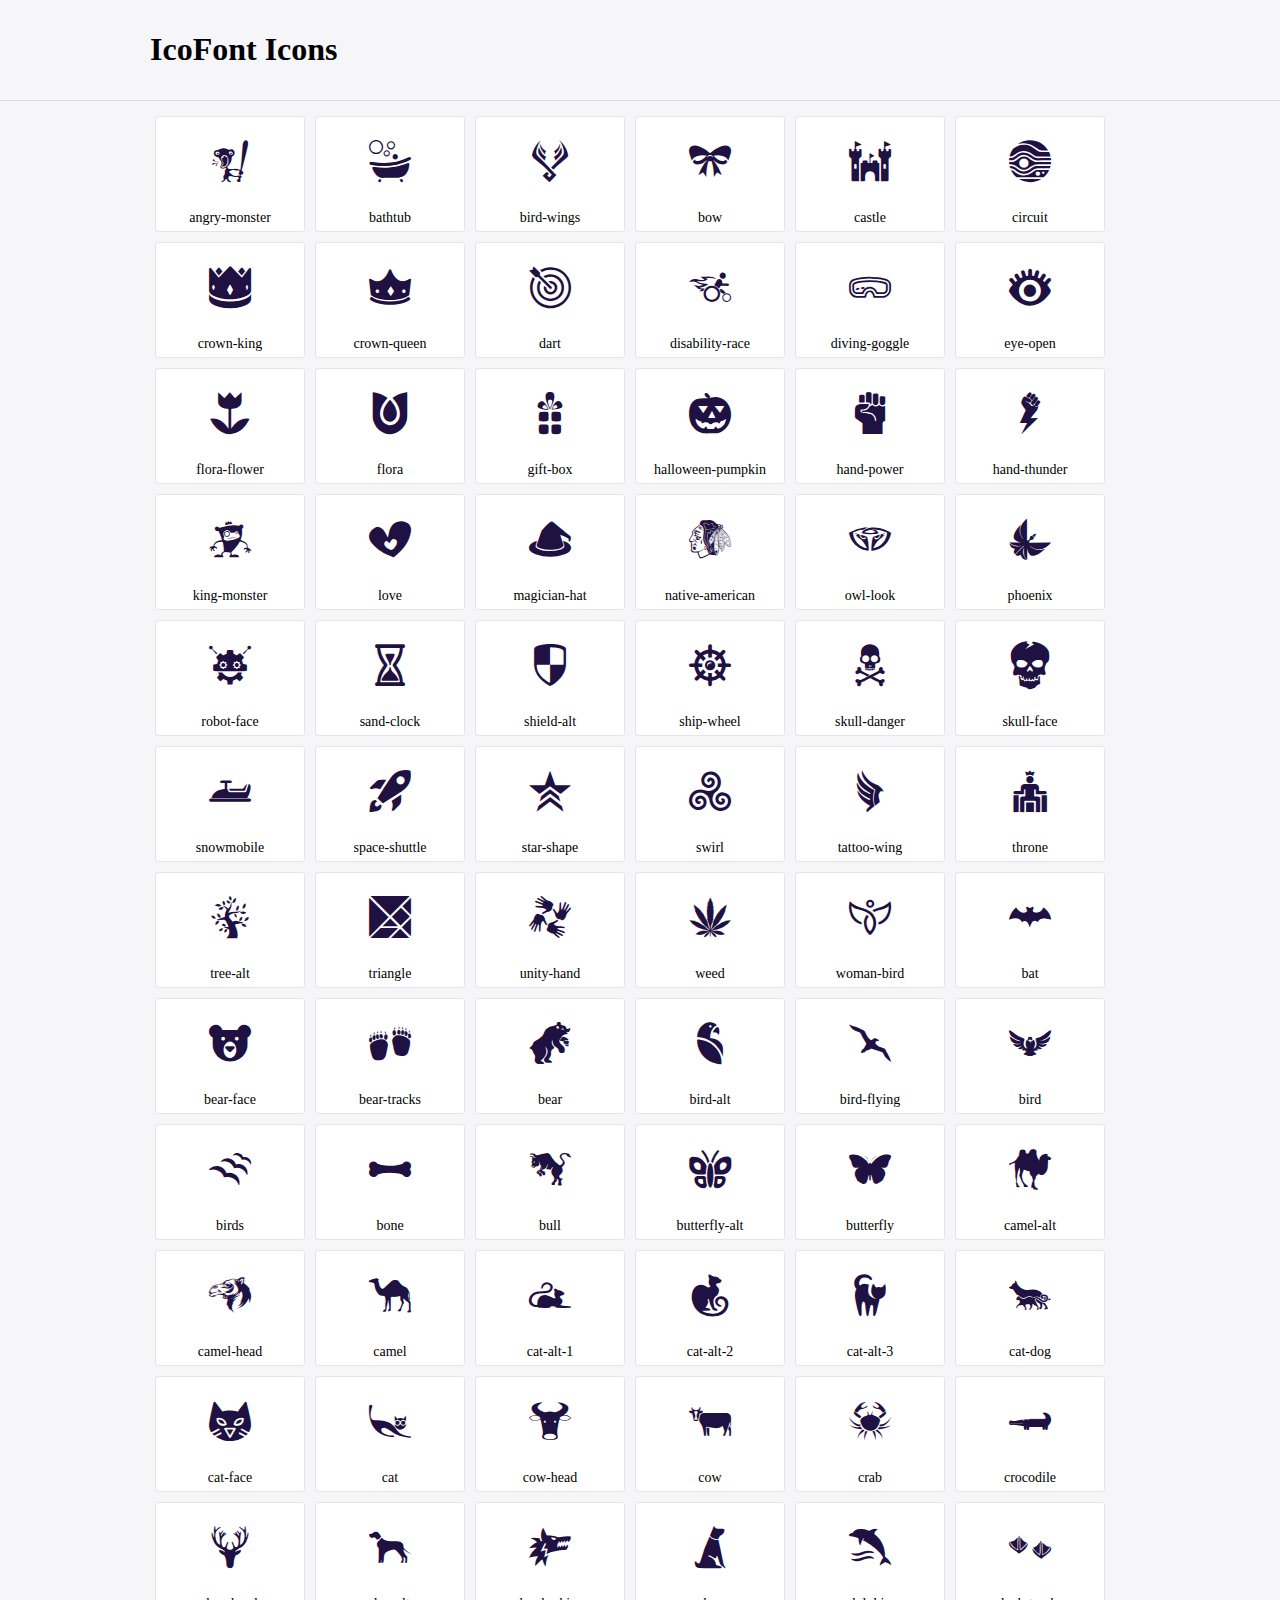
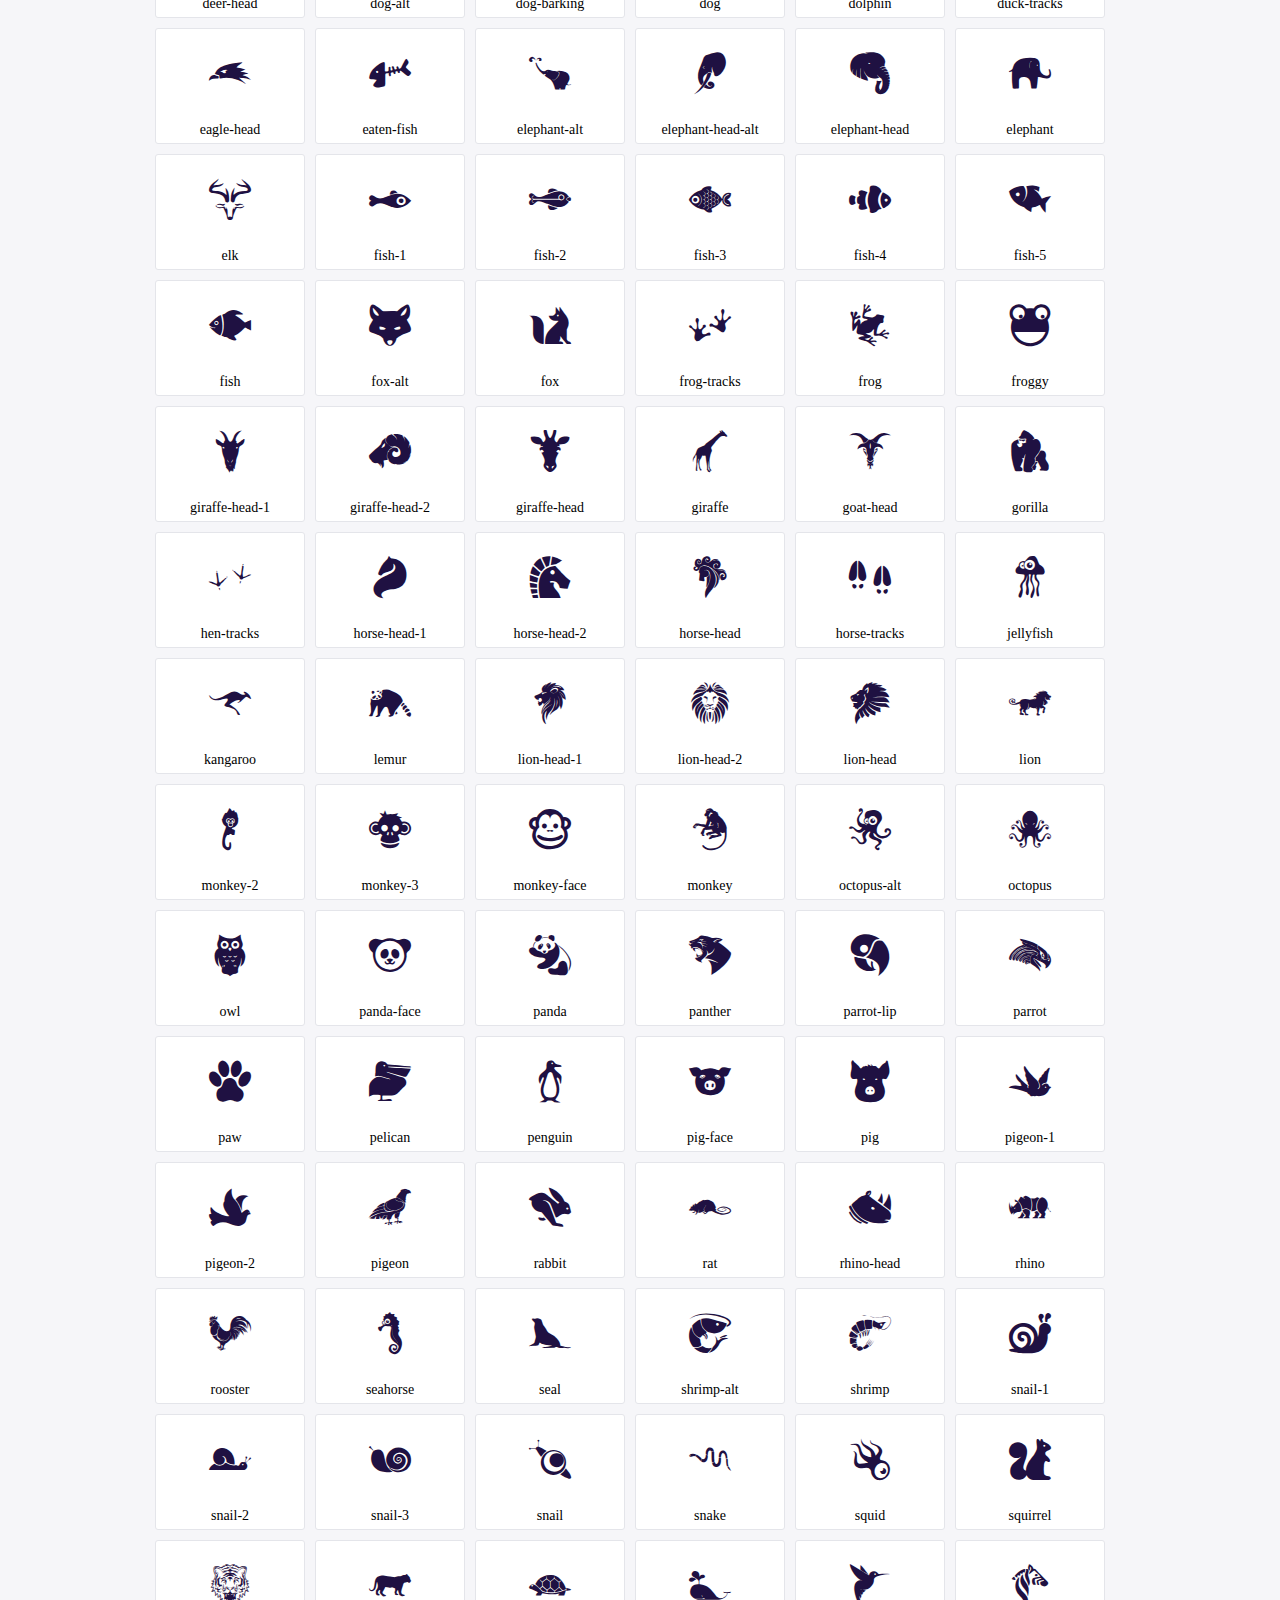
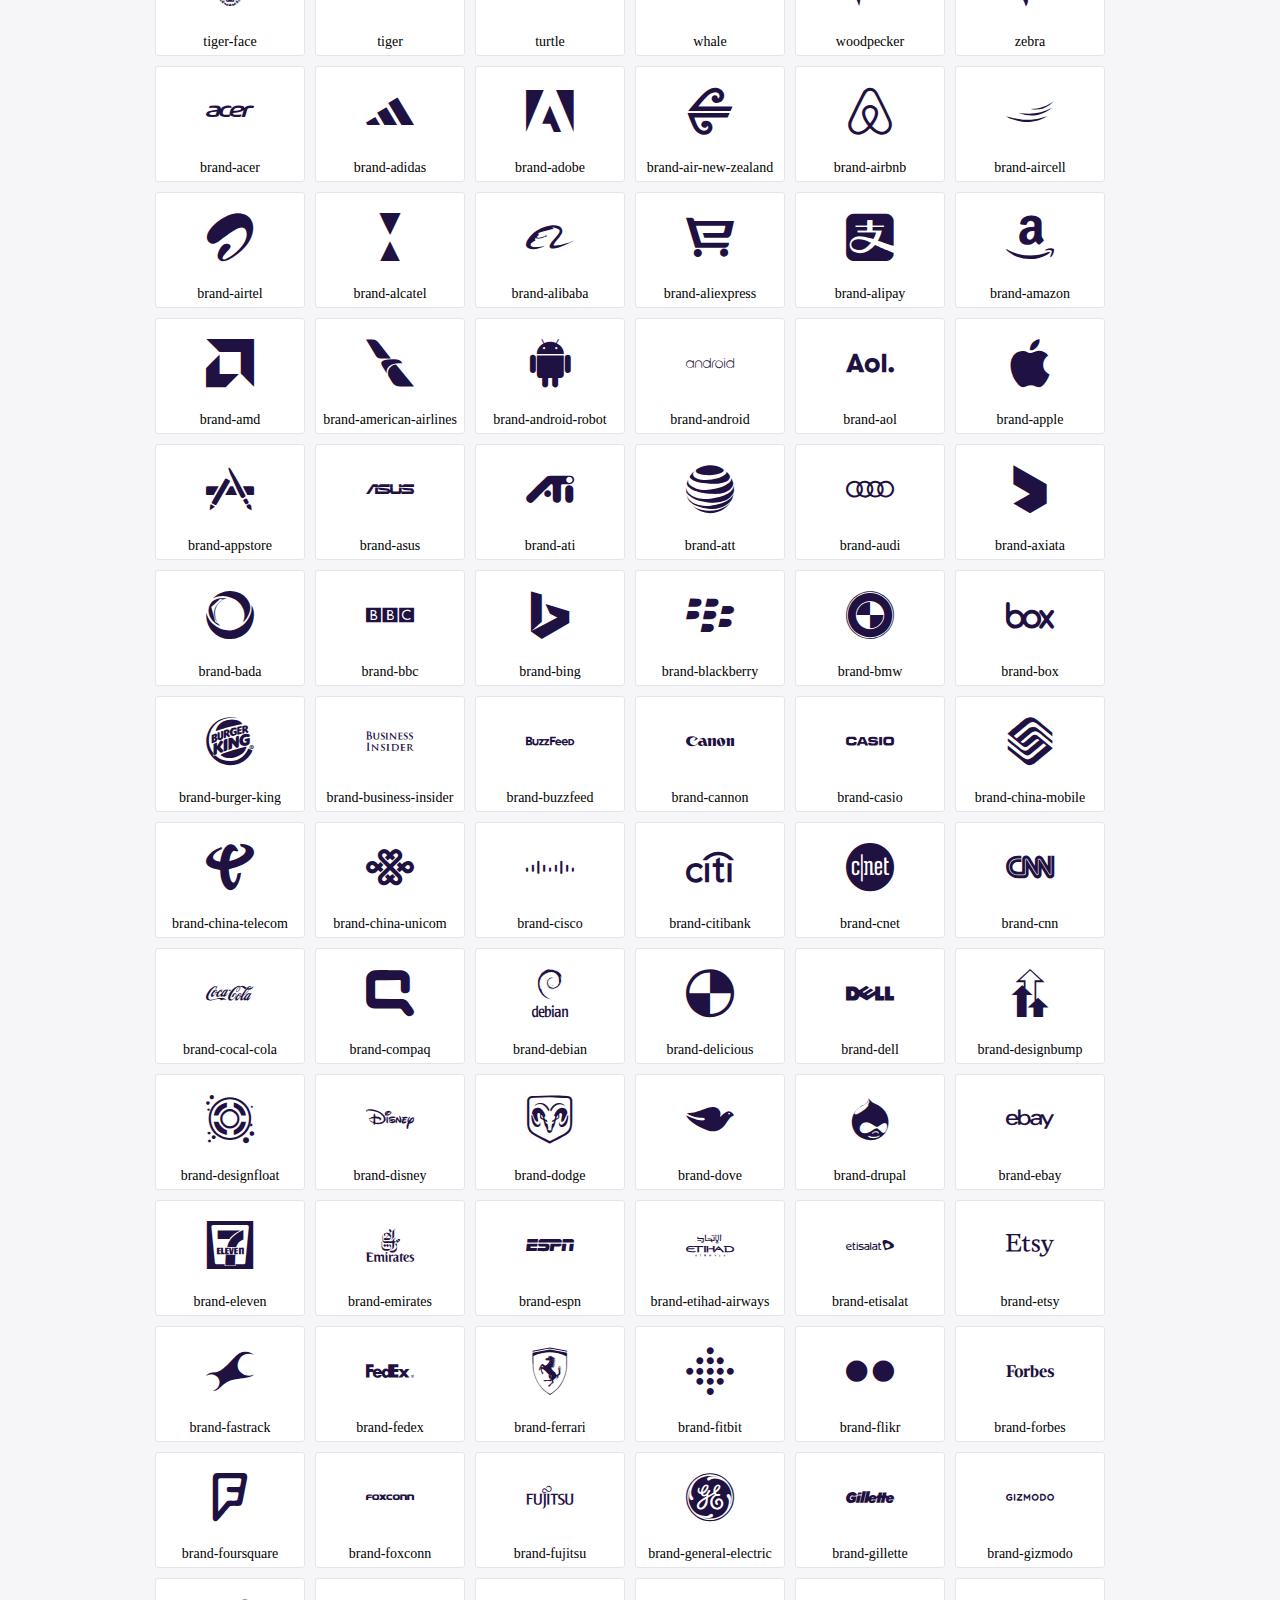
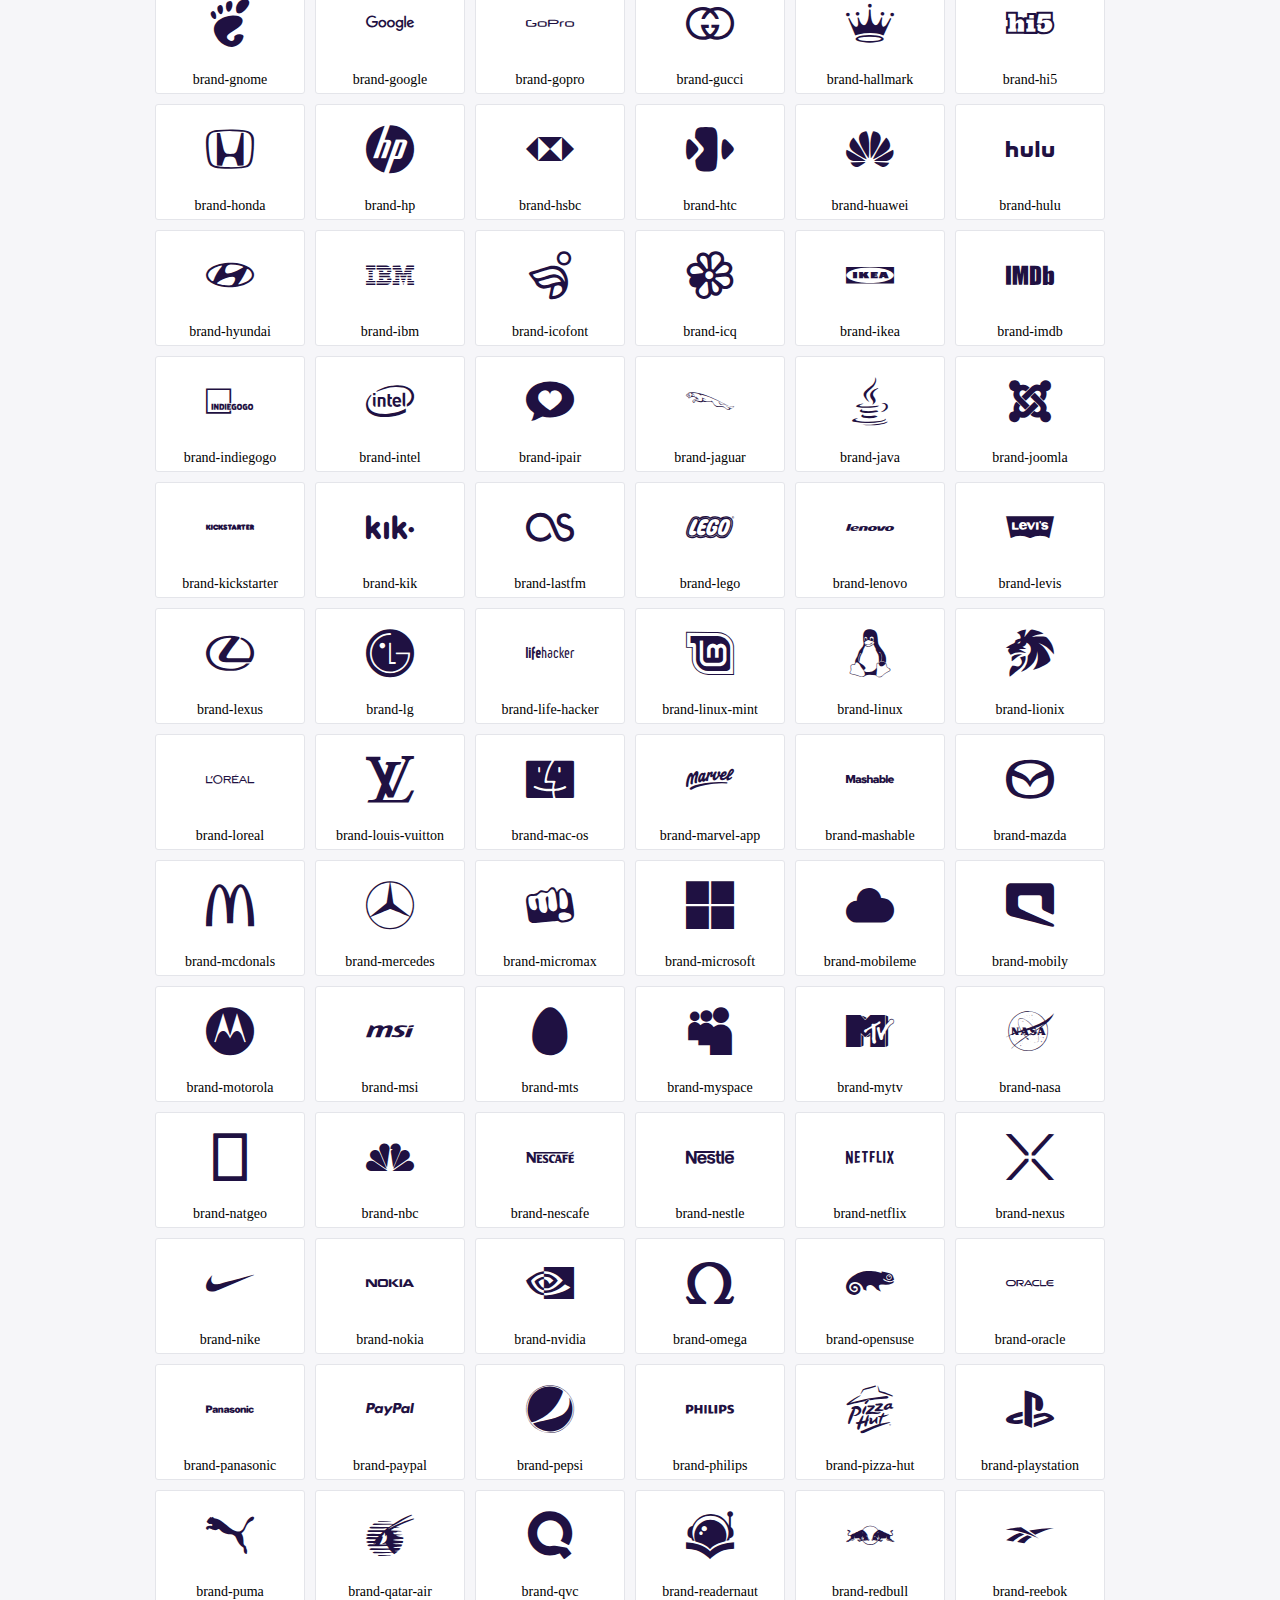
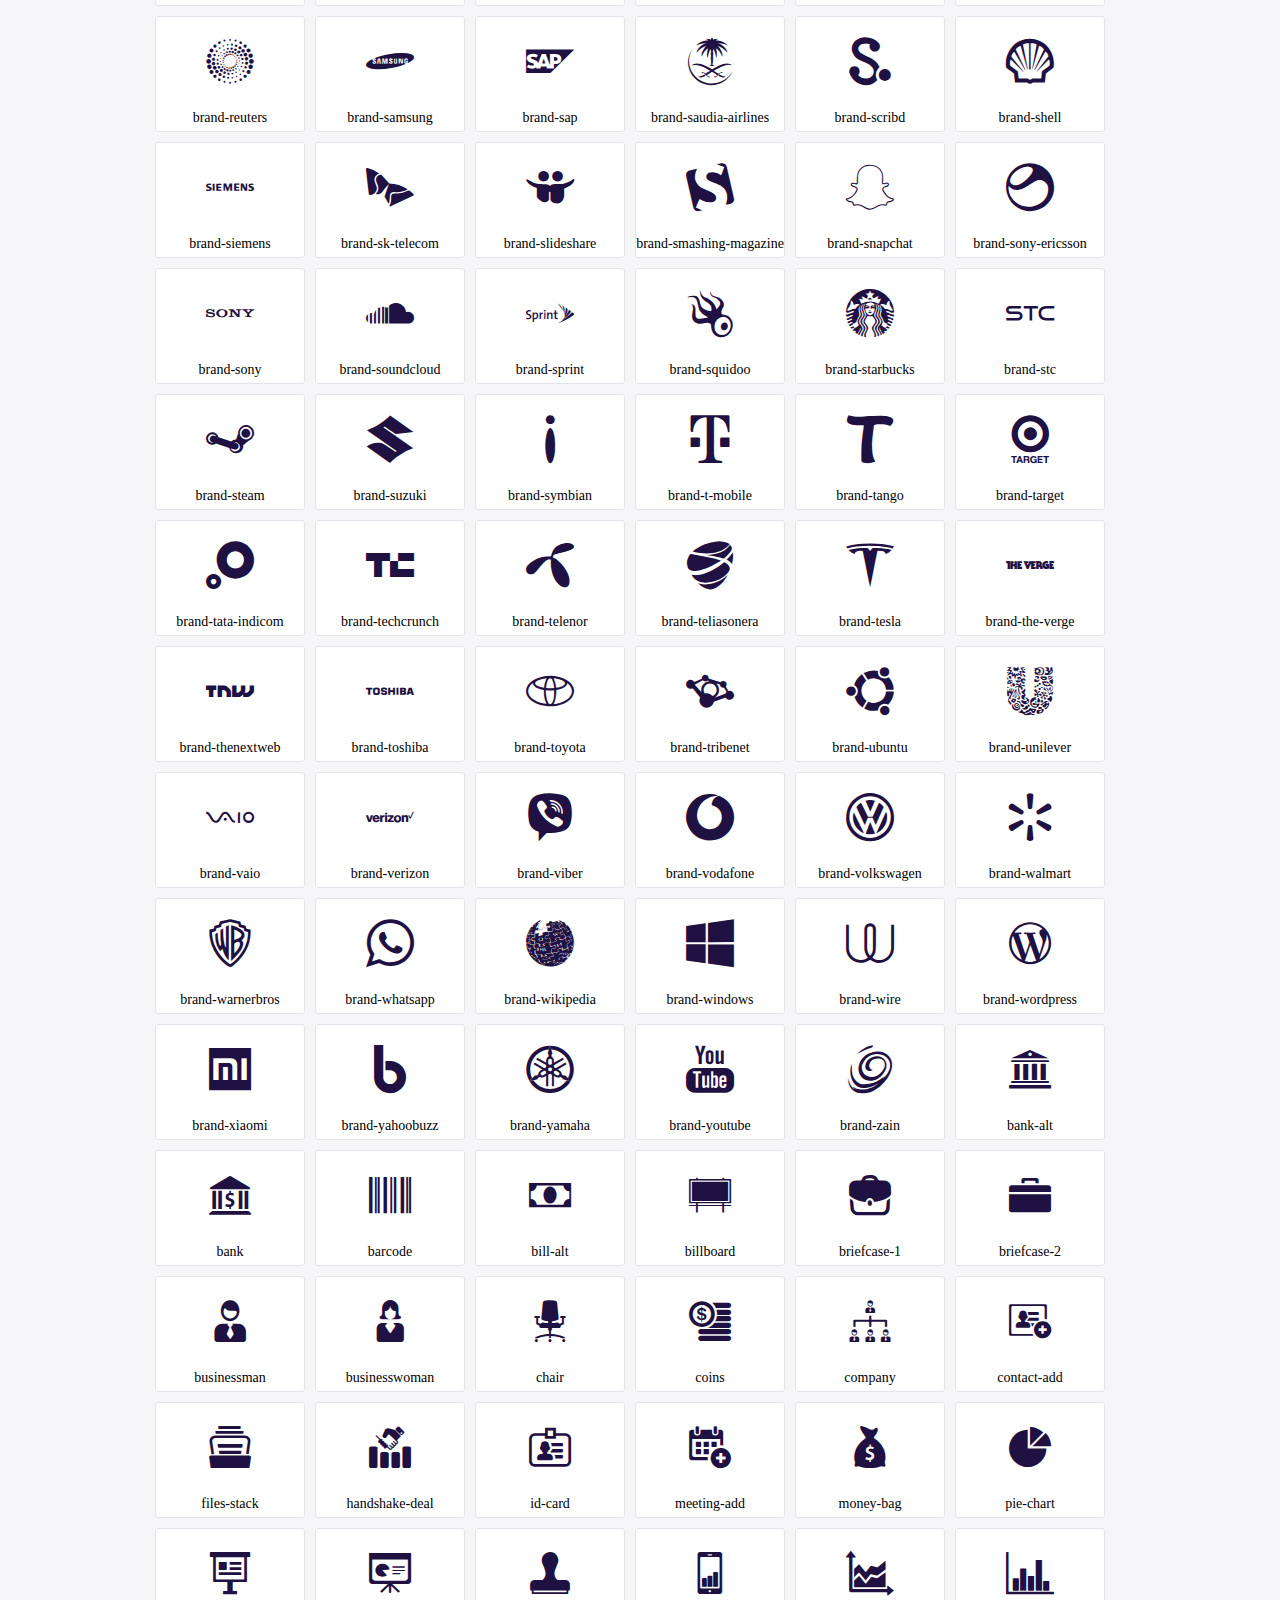
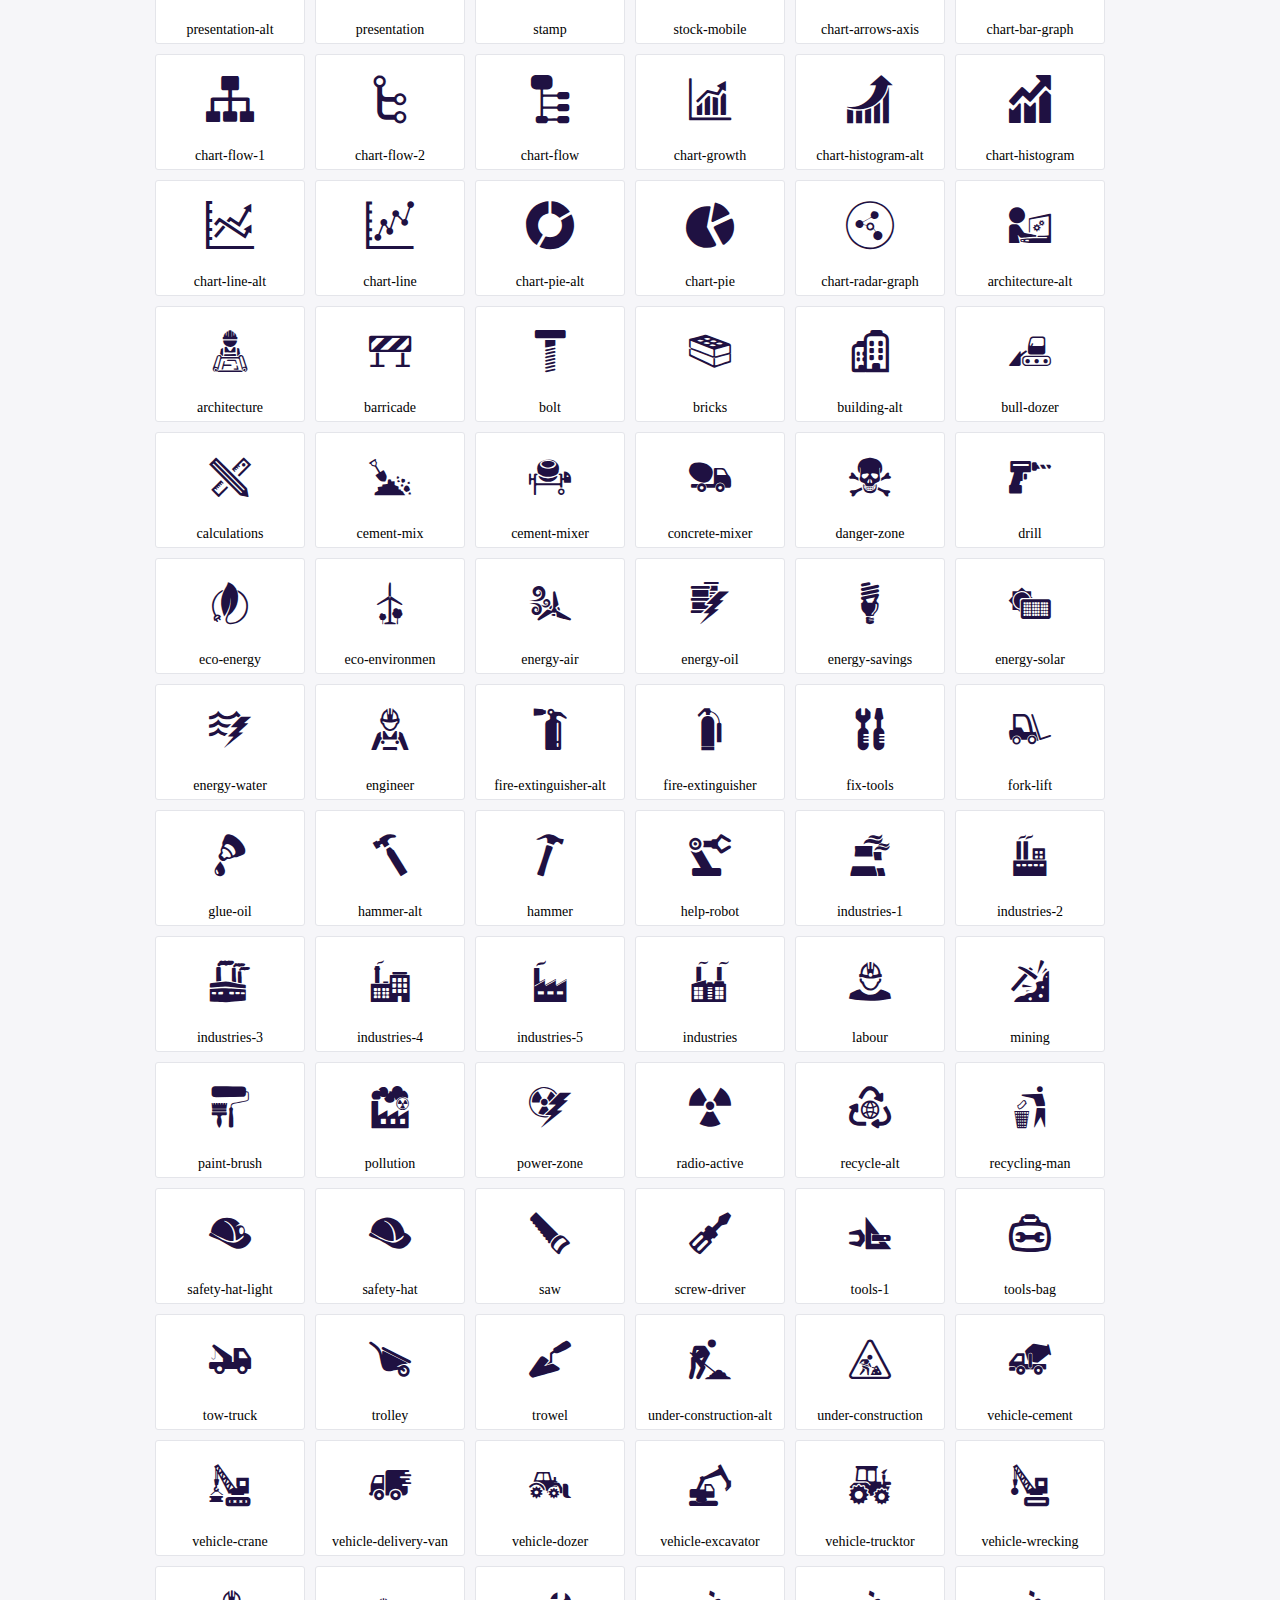
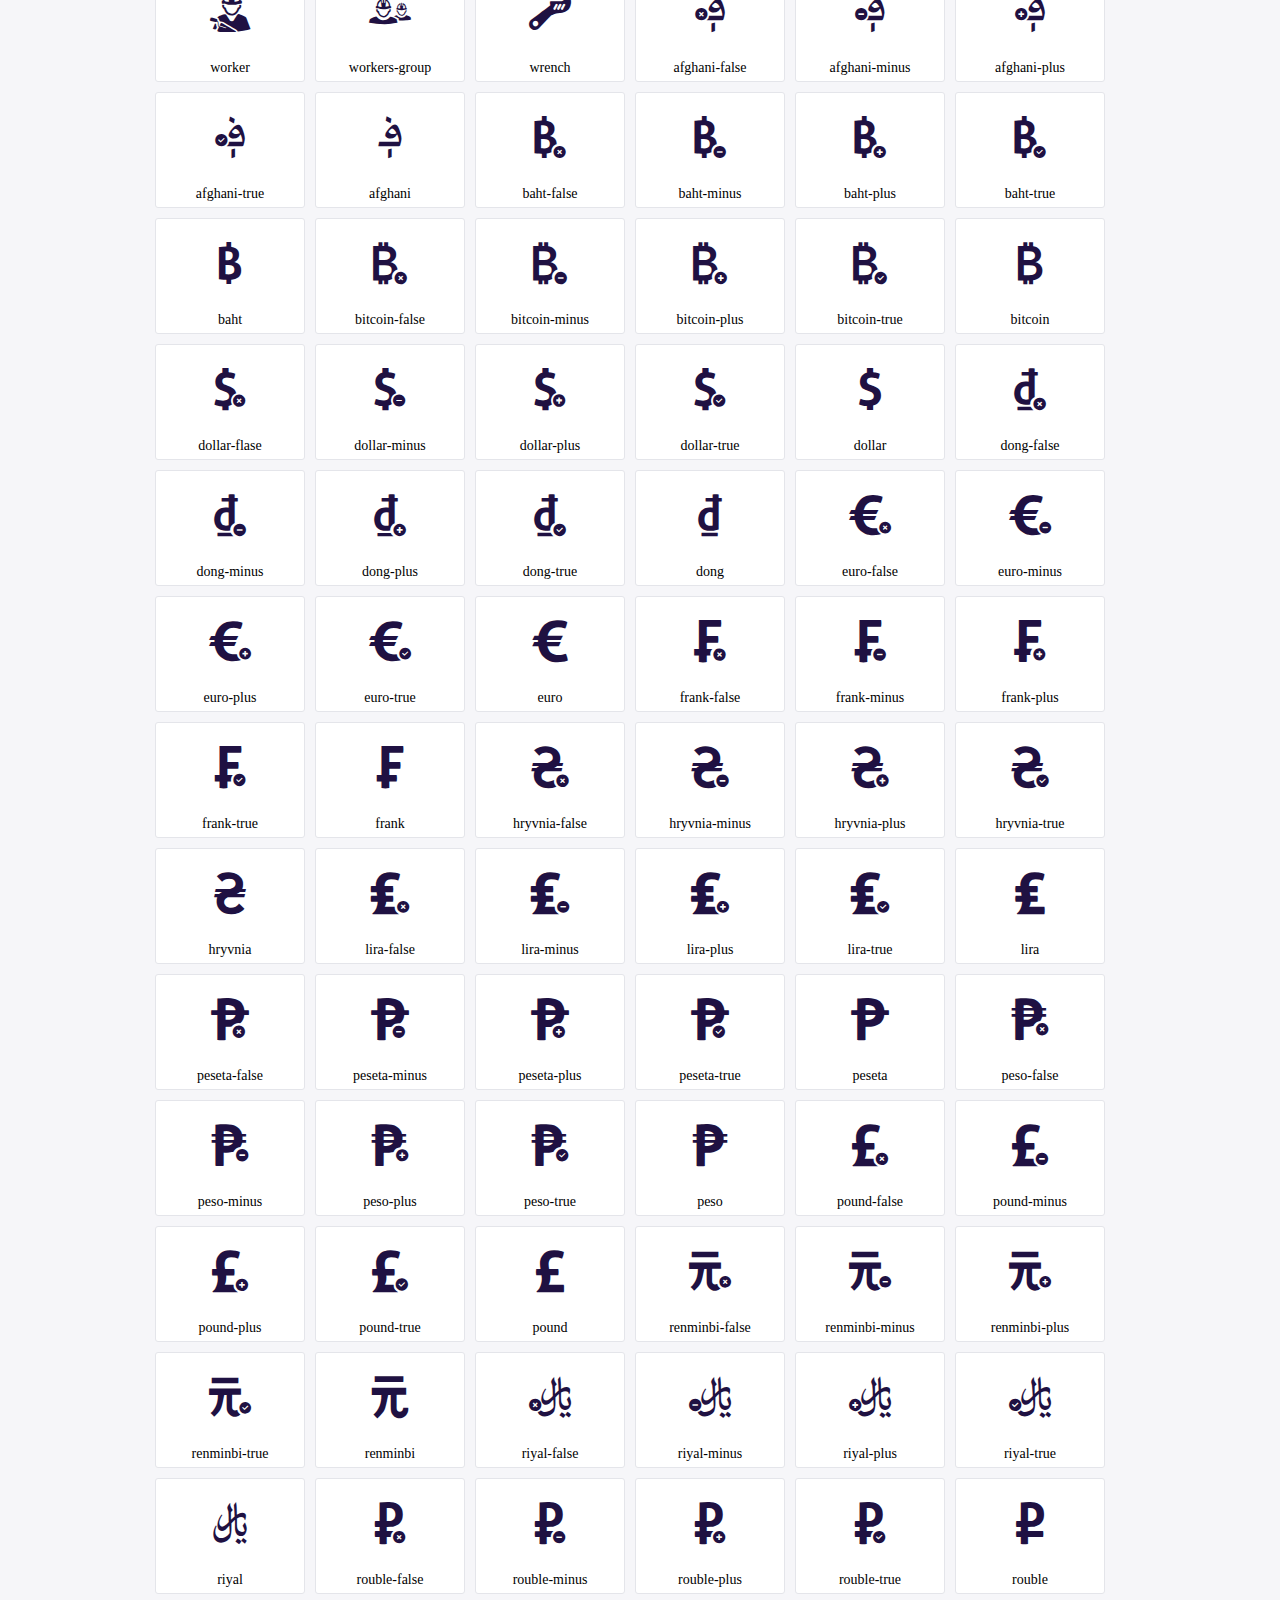
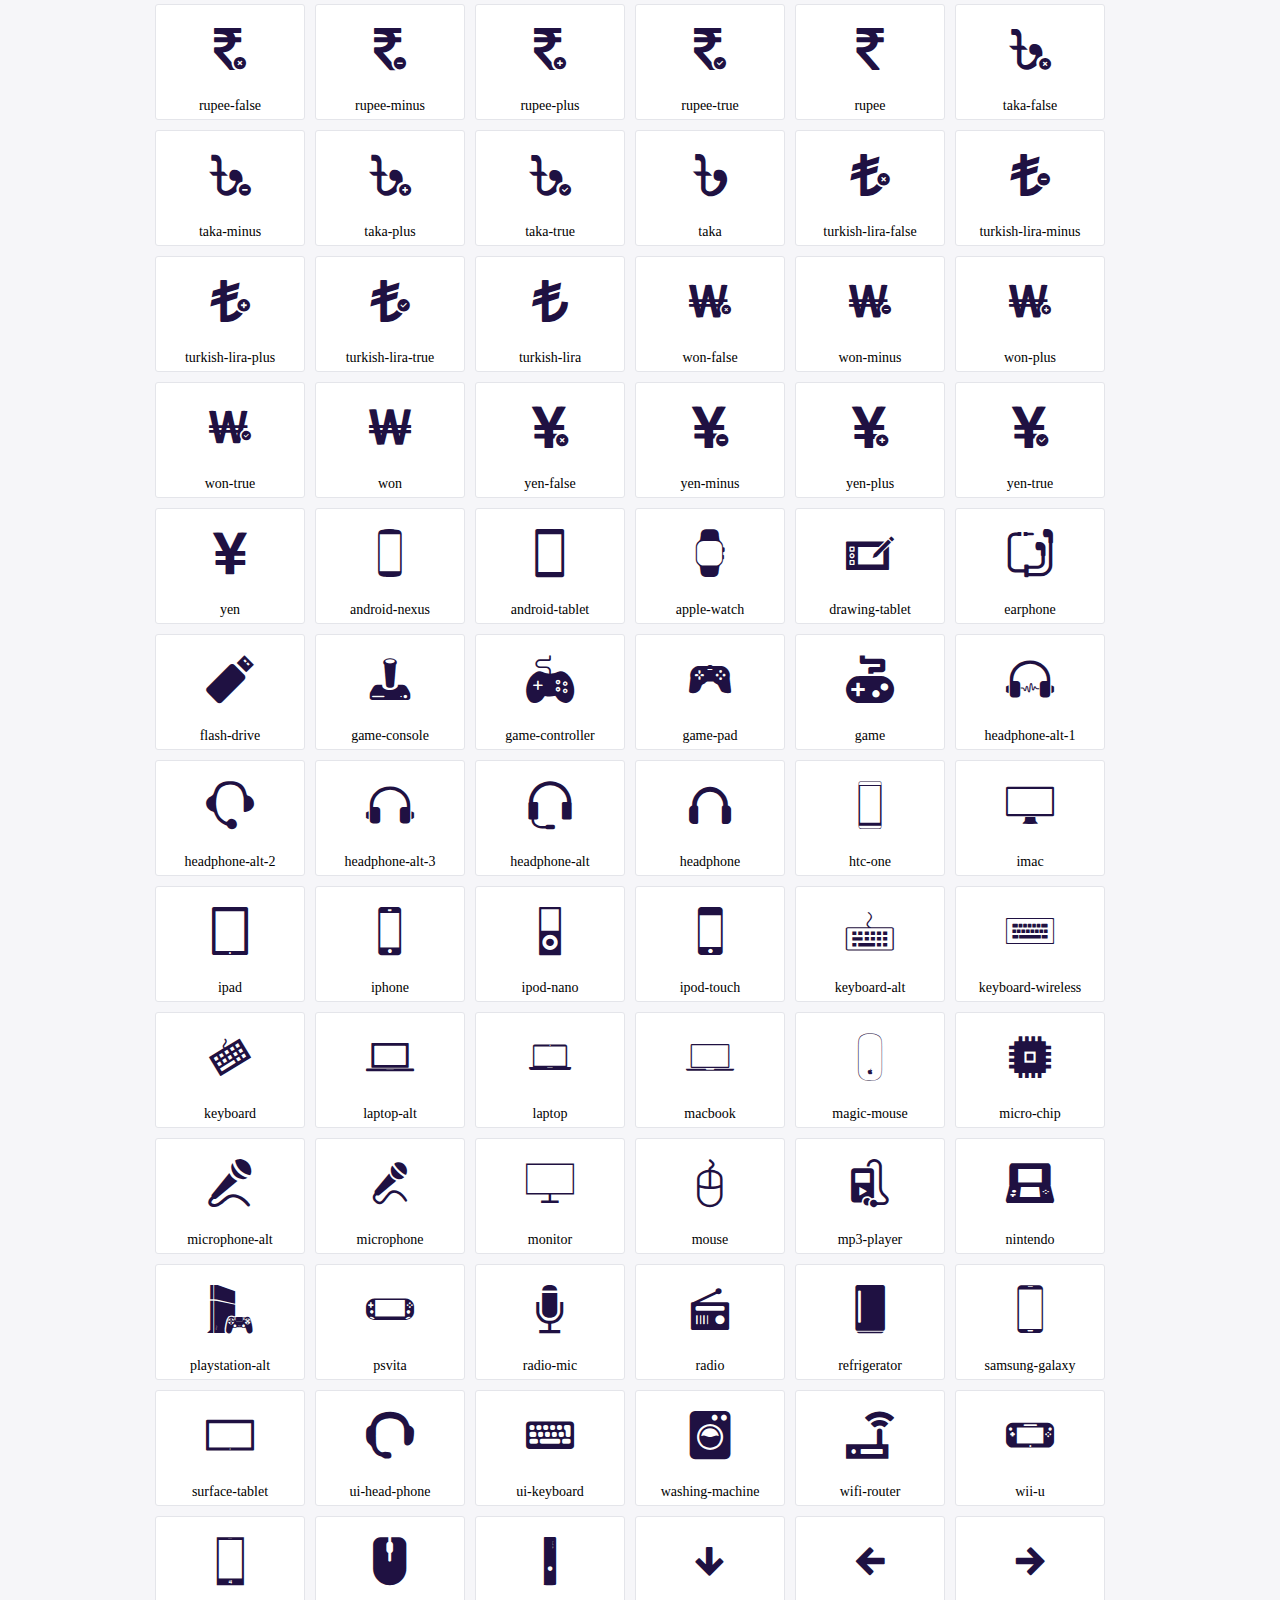
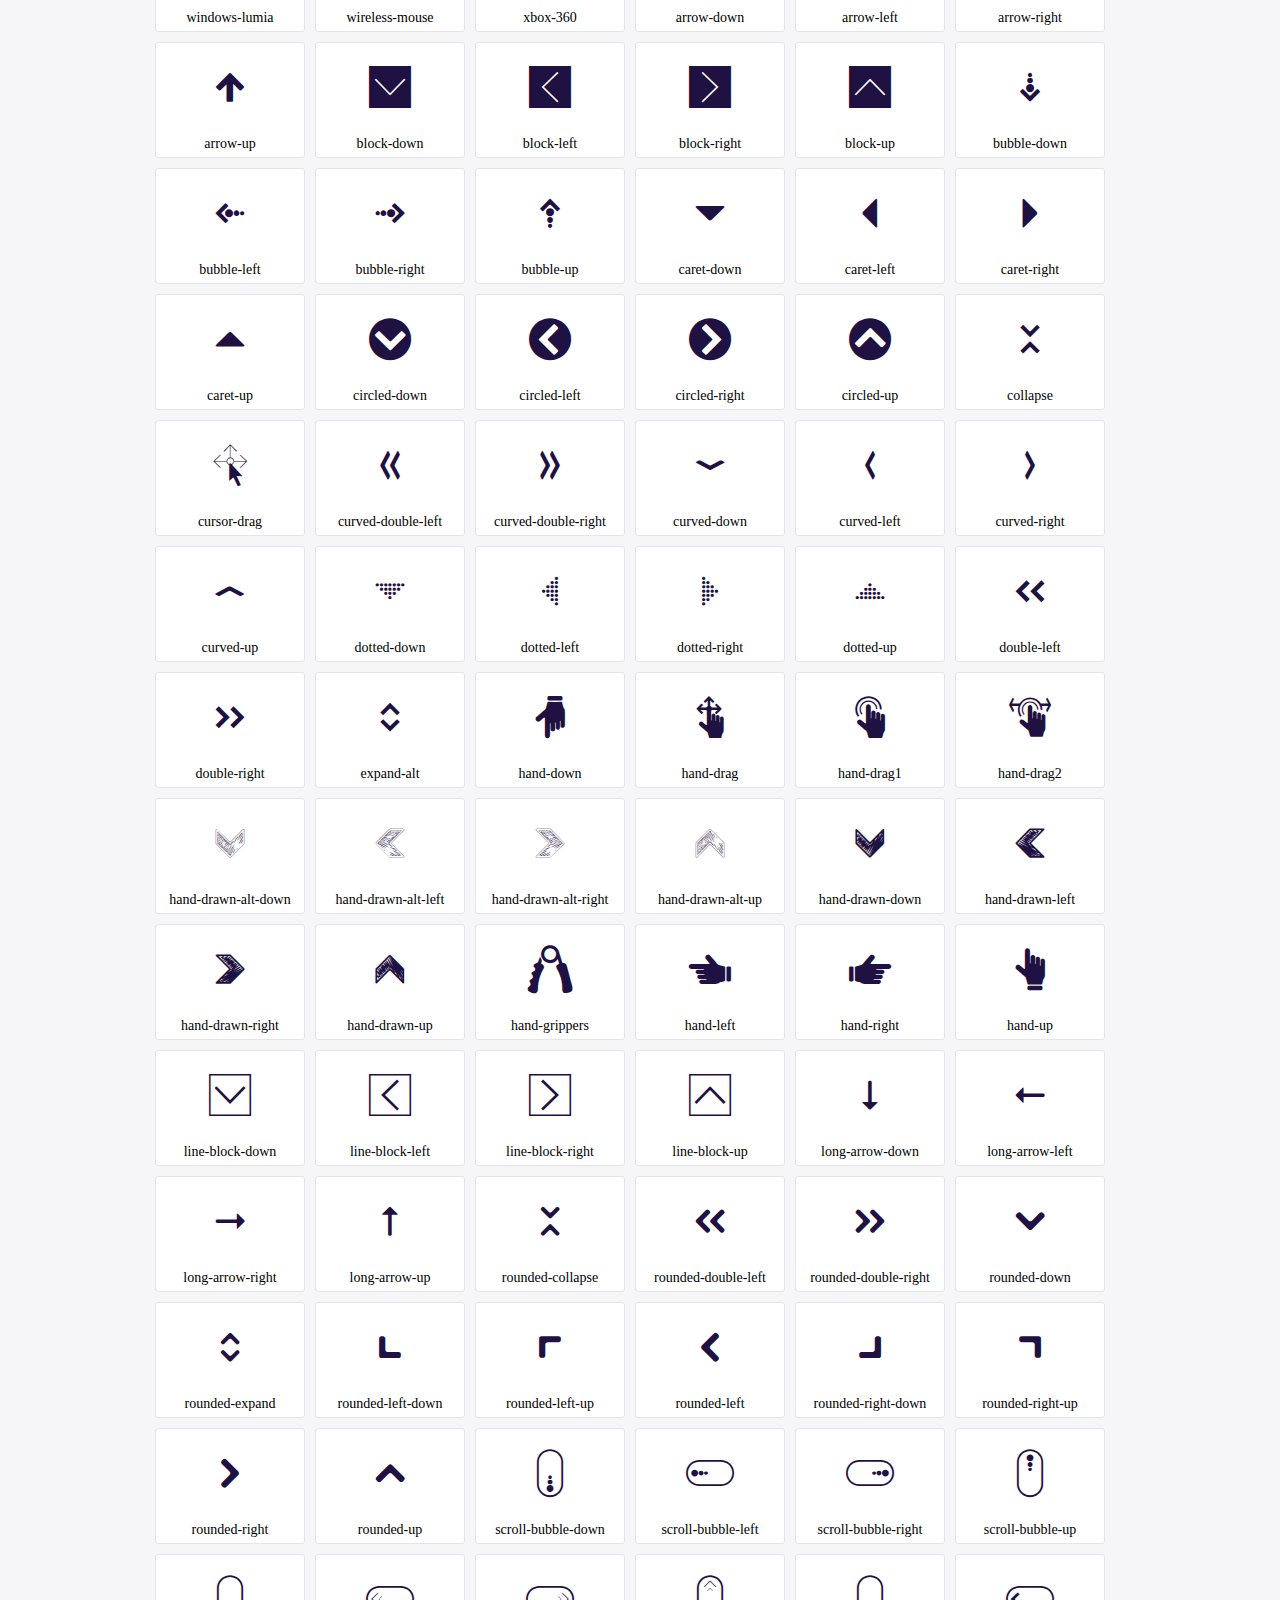
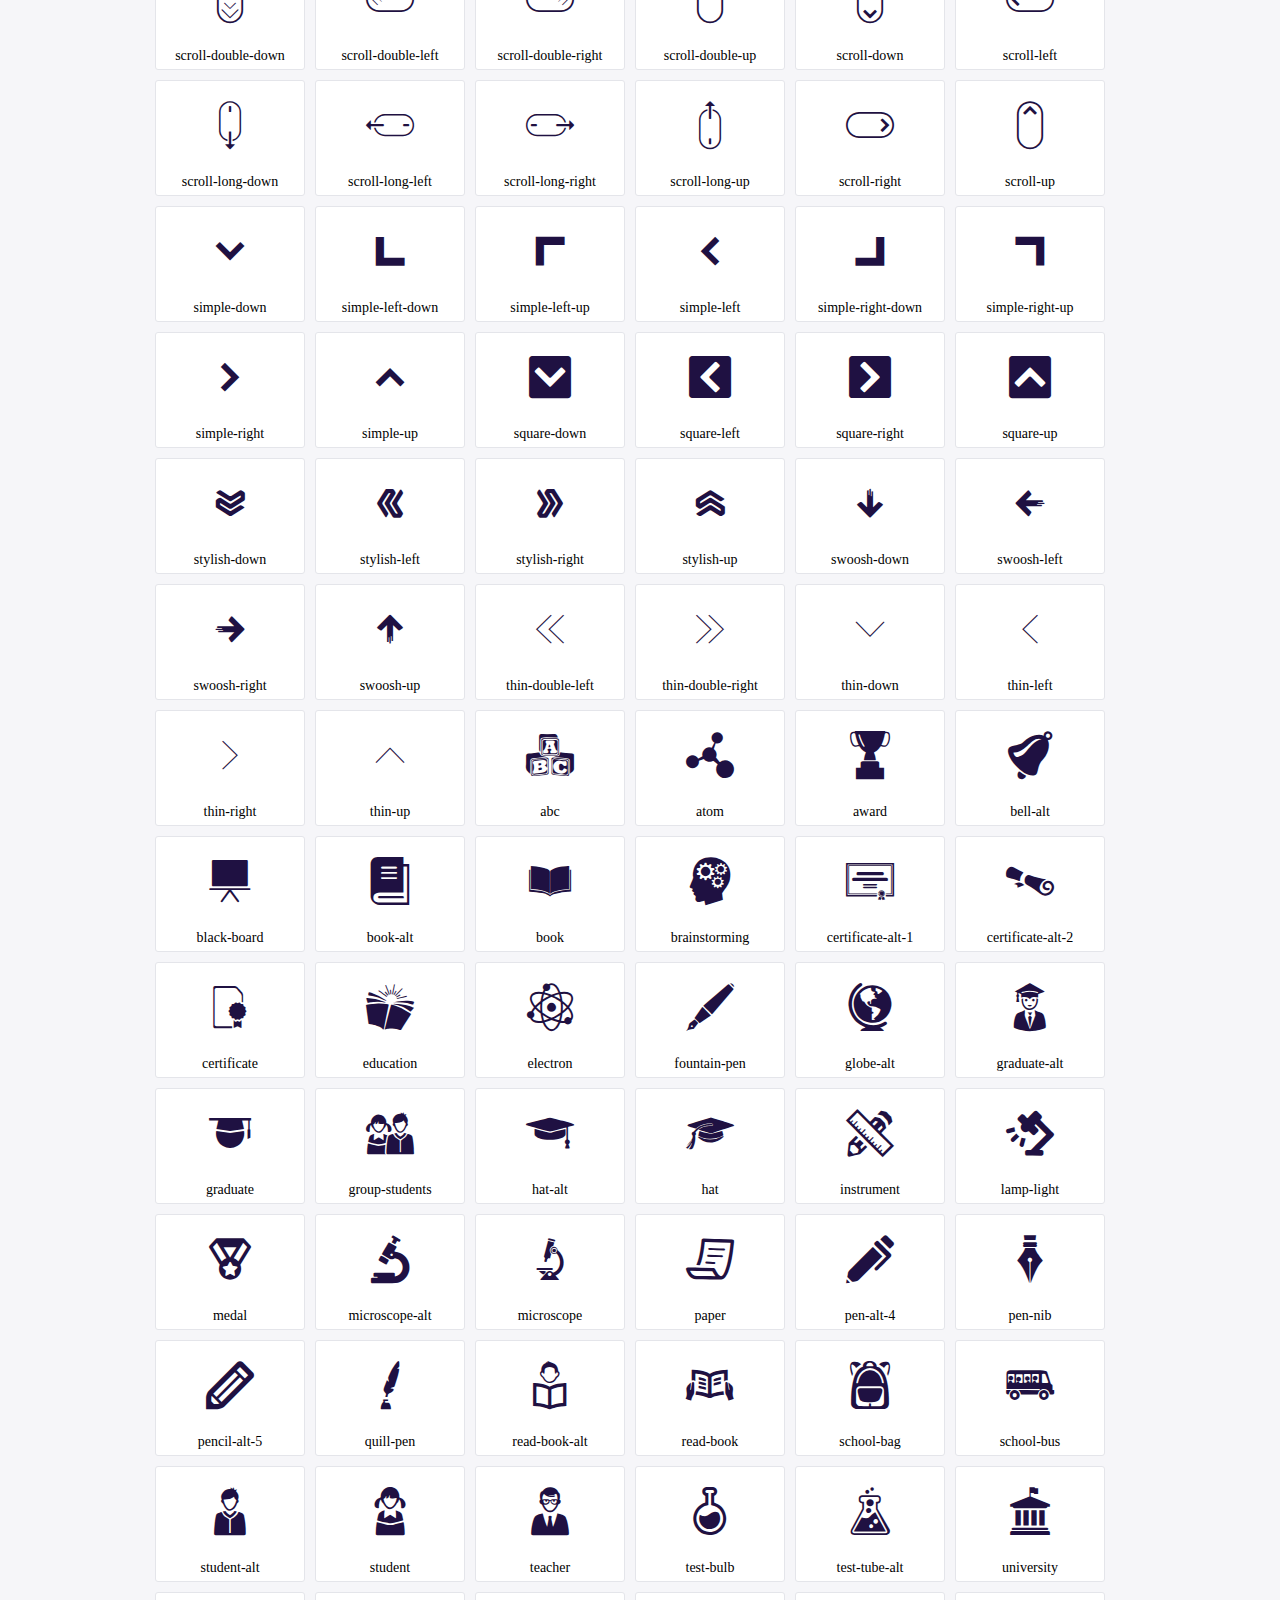
<file: Portal/icofont/demo.html>
<!DOCTYPE html>
	<html>
	<head>
		<meta charset="utf-8">
		<title>Examples | IcoFont</title>
		<link rel="stylesheet" type="text/css" href="./icofont.min.css">
		<style type="text/css">
			body {
				margin: 0;
				padding: 0;
				background: #F6F6F9;
			}
			.header {
				border-bottom: 1px solid #DCDCE1;
				padding: 10px 0;
				margin-bottom: 10px;
			}
			.container {
				width: 980px;
				margin: 0 auto;
			}
			.ico-title {
				font-size: 2em;
			}
			.iconlist {
				margin: 0;
				padding: 0;
				list-style: none;
				text-align: center;
				width: 100%;
				display: flex;
				flex-wrap: wrap;
				flex-direction: row;
			}
			.iconlist li {
				position: relative;
				margin: 5px;
				width: 150px;
				cursor: pointer;
			}
			.iconlist li .icon-holder {
				position: relative;
				text-align: center;
				border-radius: 3px;
				overflow: hidden;
				padding-bottom: 5px;
				background: #ffffff;
				border: 1px solid #E4E5EA;
				transition: all 0.2s linear 0s;
			}
			.iconlist li .icon-holder:hover {
				background: #00C3DA;
				color: #ffffff;
			}
			.iconlist li .icon-holder:hover .icon i {
				color: #ffffff;
			}
			.iconlist li .icon-holder .icon {
				padding: 20px;
				text-align: center;
			}
			.iconlist li .icon-holder .icon i {
				font-size: 3em;
				color: #1F1142;
			}
			.iconlist li .icon-holder span {
				font-size: 14px;
				display: block;
				margin-top: 5px;
				border-radius: 3px;
			}
		</style>
	</head>
	<body>
	<div class="header">
		<div class="container">
			<h1 class="ico-title"> IcoFont Icons </h1>
		</div>
	</div>
	<div class="container">
		<ul class="iconlist">
		
		<li>
			<div class="icon-holder">
				<div class="icon"> 
					<i class="icofont-angry-monster"></i>
				</div> 
				<span> angry-monster </span>
			</div>
		</li>
		
		<li>
			<div class="icon-holder">
				<div class="icon"> 
					<i class="icofont-bathtub"></i>
				</div> 
				<span> bathtub </span>
			</div>
		</li>
		
		<li>
			<div class="icon-holder">
				<div class="icon"> 
					<i class="icofont-bird-wings"></i>
				</div> 
				<span> bird-wings </span>
			</div>
		</li>
		
		<li>
			<div class="icon-holder">
				<div class="icon"> 
					<i class="icofont-bow"></i>
				</div> 
				<span> bow </span>
			</div>
		</li>
		
		<li>
			<div class="icon-holder">
				<div class="icon"> 
					<i class="icofont-castle"></i>
				</div> 
				<span> castle </span>
			</div>
		</li>
		
		<li>
			<div class="icon-holder">
				<div class="icon"> 
					<i class="icofont-circuit"></i>
				</div> 
				<span> circuit </span>
			</div>
		</li>
		
		<li>
			<div class="icon-holder">
				<div class="icon"> 
					<i class="icofont-crown-king"></i>
				</div> 
				<span> crown-king </span>
			</div>
		</li>
		
		<li>
			<div class="icon-holder">
				<div class="icon"> 
					<i class="icofont-crown-queen"></i>
				</div> 
				<span> crown-queen </span>
			</div>
		</li>
		
		<li>
			<div class="icon-holder">
				<div class="icon"> 
					<i class="icofont-dart"></i>
				</div> 
				<span> dart </span>
			</div>
		</li>
		
		<li>
			<div class="icon-holder">
				<div class="icon"> 
					<i class="icofont-disability-race"></i>
				</div> 
				<span> disability-race </span>
			</div>
		</li>
		
		<li>
			<div class="icon-holder">
				<div class="icon"> 
					<i class="icofont-diving-goggle"></i>
				</div> 
				<span> diving-goggle </span>
			</div>
		</li>
		
		<li>
			<div class="icon-holder">
				<div class="icon"> 
					<i class="icofont-eye-open"></i>
				</div> 
				<span> eye-open </span>
			</div>
		</li>
		
		<li>
			<div class="icon-holder">
				<div class="icon"> 
					<i class="icofont-flora-flower"></i>
				</div> 
				<span> flora-flower </span>
			</div>
		</li>
		
		<li>
			<div class="icon-holder">
				<div class="icon"> 
					<i class="icofont-flora"></i>
				</div> 
				<span> flora </span>
			</div>
		</li>
		
		<li>
			<div class="icon-holder">
				<div class="icon"> 
					<i class="icofont-gift-box"></i>
				</div> 
				<span> gift-box </span>
			</div>
		</li>
		
		<li>
			<div class="icon-holder">
				<div class="icon"> 
					<i class="icofont-halloween-pumpkin"></i>
				</div> 
				<span> halloween-pumpkin </span>
			</div>
		</li>
		
		<li>
			<div class="icon-holder">
				<div class="icon"> 
					<i class="icofont-hand-power"></i>
				</div> 
				<span> hand-power </span>
			</div>
		</li>
		
		<li>
			<div class="icon-holder">
				<div class="icon"> 
					<i class="icofont-hand-thunder"></i>
				</div> 
				<span> hand-thunder </span>
			</div>
		</li>
		
		<li>
			<div class="icon-holder">
				<div class="icon"> 
					<i class="icofont-king-monster"></i>
				</div> 
				<span> king-monster </span>
			</div>
		</li>
		
		<li>
			<div class="icon-holder">
				<div class="icon"> 
					<i class="icofont-love"></i>
				</div> 
				<span> love </span>
			</div>
		</li>
		
		<li>
			<div class="icon-holder">
				<div class="icon"> 
					<i class="icofont-magician-hat"></i>
				</div> 
				<span> magician-hat </span>
			</div>
		</li>
		
		<li>
			<div class="icon-holder">
				<div class="icon"> 
					<i class="icofont-native-american"></i>
				</div> 
				<span> native-american </span>
			</div>
		</li>
		
		<li>
			<div class="icon-holder">
				<div class="icon"> 
					<i class="icofont-owl-look"></i>
				</div> 
				<span> owl-look </span>
			</div>
		</li>
		
		<li>
			<div class="icon-holder">
				<div class="icon"> 
					<i class="icofont-phoenix"></i>
				</div> 
				<span> phoenix </span>
			</div>
		</li>
		
		<li>
			<div class="icon-holder">
				<div class="icon"> 
					<i class="icofont-robot-face"></i>
				</div> 
				<span> robot-face </span>
			</div>
		</li>
		
		<li>
			<div class="icon-holder">
				<div class="icon"> 
					<i class="icofont-sand-clock"></i>
				</div> 
				<span> sand-clock </span>
			</div>
		</li>
		
		<li>
			<div class="icon-holder">
				<div class="icon"> 
					<i class="icofont-shield-alt"></i>
				</div> 
				<span> shield-alt </span>
			</div>
		</li>
		
		<li>
			<div class="icon-holder">
				<div class="icon"> 
					<i class="icofont-ship-wheel"></i>
				</div> 
				<span> ship-wheel </span>
			</div>
		</li>
		
		<li>
			<div class="icon-holder">
				<div class="icon"> 
					<i class="icofont-skull-danger"></i>
				</div> 
				<span> skull-danger </span>
			</div>
		</li>
		
		<li>
			<div class="icon-holder">
				<div class="icon"> 
					<i class="icofont-skull-face"></i>
				</div> 
				<span> skull-face </span>
			</div>
		</li>
		
		<li>
			<div class="icon-holder">
				<div class="icon"> 
					<i class="icofont-snowmobile"></i>
				</div> 
				<span> snowmobile </span>
			</div>
		</li>
		
		<li>
			<div class="icon-holder">
				<div class="icon"> 
					<i class="icofont-space-shuttle"></i>
				</div> 
				<span> space-shuttle </span>
			</div>
		</li>
		
		<li>
			<div class="icon-holder">
				<div class="icon"> 
					<i class="icofont-star-shape"></i>
				</div> 
				<span> star-shape </span>
			</div>
		</li>
		
		<li>
			<div class="icon-holder">
				<div class="icon"> 
					<i class="icofont-swirl"></i>
				</div> 
				<span> swirl </span>
			</div>
		</li>
		
		<li>
			<div class="icon-holder">
				<div class="icon"> 
					<i class="icofont-tattoo-wing"></i>
				</div> 
				<span> tattoo-wing </span>
			</div>
		</li>
		
		<li>
			<div class="icon-holder">
				<div class="icon"> 
					<i class="icofont-throne"></i>
				</div> 
				<span> throne </span>
			</div>
		</li>
		
		<li>
			<div class="icon-holder">
				<div class="icon"> 
					<i class="icofont-tree-alt"></i>
				</div> 
				<span> tree-alt </span>
			</div>
		</li>
		
		<li>
			<div class="icon-holder">
				<div class="icon"> 
					<i class="icofont-triangle"></i>
				</div> 
				<span> triangle </span>
			</div>
		</li>
		
		<li>
			<div class="icon-holder">
				<div class="icon"> 
					<i class="icofont-unity-hand"></i>
				</div> 
				<span> unity-hand </span>
			</div>
		</li>
		
		<li>
			<div class="icon-holder">
				<div class="icon"> 
					<i class="icofont-weed"></i>
				</div> 
				<span> weed </span>
			</div>
		</li>
		
		<li>
			<div class="icon-holder">
				<div class="icon"> 
					<i class="icofont-woman-bird"></i>
				</div> 
				<span> woman-bird </span>
			</div>
		</li>
		
		<li>
			<div class="icon-holder">
				<div class="icon"> 
					<i class="icofont-bat"></i>
				</div> 
				<span> bat </span>
			</div>
		</li>
		
		<li>
			<div class="icon-holder">
				<div class="icon"> 
					<i class="icofont-bear-face"></i>
				</div> 
				<span> bear-face </span>
			</div>
		</li>
		
		<li>
			<div class="icon-holder">
				<div class="icon"> 
					<i class="icofont-bear-tracks"></i>
				</div> 
				<span> bear-tracks </span>
			</div>
		</li>
		
		<li>
			<div class="icon-holder">
				<div class="icon"> 
					<i class="icofont-bear"></i>
				</div> 
				<span> bear </span>
			</div>
		</li>
		
		<li>
			<div class="icon-holder">
				<div class="icon"> 
					<i class="icofont-bird-alt"></i>
				</div> 
				<span> bird-alt </span>
			</div>
		</li>
		
		<li>
			<div class="icon-holder">
				<div class="icon"> 
					<i class="icofont-bird-flying"></i>
				</div> 
				<span> bird-flying </span>
			</div>
		</li>
		
		<li>
			<div class="icon-holder">
				<div class="icon"> 
					<i class="icofont-bird"></i>
				</div> 
				<span> bird </span>
			</div>
		</li>
		
		<li>
			<div class="icon-holder">
				<div class="icon"> 
					<i class="icofont-birds"></i>
				</div> 
				<span> birds </span>
			</div>
		</li>
		
		<li>
			<div class="icon-holder">
				<div class="icon"> 
					<i class="icofont-bone"></i>
				</div> 
				<span> bone </span>
			</div>
		</li>
		
		<li>
			<div class="icon-holder">
				<div class="icon"> 
					<i class="icofont-bull"></i>
				</div> 
				<span> bull </span>
			</div>
		</li>
		
		<li>
			<div class="icon-holder">
				<div class="icon"> 
					<i class="icofont-butterfly-alt"></i>
				</div> 
				<span> butterfly-alt </span>
			</div>
		</li>
		
		<li>
			<div class="icon-holder">
				<div class="icon"> 
					<i class="icofont-butterfly"></i>
				</div> 
				<span> butterfly </span>
			</div>
		</li>
		
		<li>
			<div class="icon-holder">
				<div class="icon"> 
					<i class="icofont-camel-alt"></i>
				</div> 
				<span> camel-alt </span>
			</div>
		</li>
		
		<li>
			<div class="icon-holder">
				<div class="icon"> 
					<i class="icofont-camel-head"></i>
				</div> 
				<span> camel-head </span>
			</div>
		</li>
		
		<li>
			<div class="icon-holder">
				<div class="icon"> 
					<i class="icofont-camel"></i>
				</div> 
				<span> camel </span>
			</div>
		</li>
		
		<li>
			<div class="icon-holder">
				<div class="icon"> 
					<i class="icofont-cat-alt-1"></i>
				</div> 
				<span> cat-alt-1 </span>
			</div>
		</li>
		
		<li>
			<div class="icon-holder">
				<div class="icon"> 
					<i class="icofont-cat-alt-2"></i>
				</div> 
				<span> cat-alt-2 </span>
			</div>
		</li>
		
		<li>
			<div class="icon-holder">
				<div class="icon"> 
					<i class="icofont-cat-alt-3"></i>
				</div> 
				<span> cat-alt-3 </span>
			</div>
		</li>
		
		<li>
			<div class="icon-holder">
				<div class="icon"> 
					<i class="icofont-cat-dog"></i>
				</div> 
				<span> cat-dog </span>
			</div>
		</li>
		
		<li>
			<div class="icon-holder">
				<div class="icon"> 
					<i class="icofont-cat-face"></i>
				</div> 
				<span> cat-face </span>
			</div>
		</li>
		
		<li>
			<div class="icon-holder">
				<div class="icon"> 
					<i class="icofont-cat"></i>
				</div> 
				<span> cat </span>
			</div>
		</li>
		
		<li>
			<div class="icon-holder">
				<div class="icon"> 
					<i class="icofont-cow-head"></i>
				</div> 
				<span> cow-head </span>
			</div>
		</li>
		
		<li>
			<div class="icon-holder">
				<div class="icon"> 
					<i class="icofont-cow"></i>
				</div> 
				<span> cow </span>
			</div>
		</li>
		
		<li>
			<div class="icon-holder">
				<div class="icon"> 
					<i class="icofont-crab"></i>
				</div> 
				<span> crab </span>
			</div>
		</li>
		
		<li>
			<div class="icon-holder">
				<div class="icon"> 
					<i class="icofont-crocodile"></i>
				</div> 
				<span> crocodile </span>
			</div>
		</li>
		
		<li>
			<div class="icon-holder">
				<div class="icon"> 
					<i class="icofont-deer-head"></i>
				</div> 
				<span> deer-head </span>
			</div>
		</li>
		
		<li>
			<div class="icon-holder">
				<div class="icon"> 
					<i class="icofont-dog-alt"></i>
				</div> 
				<span> dog-alt </span>
			</div>
		</li>
		
		<li>
			<div class="icon-holder">
				<div class="icon"> 
					<i class="icofont-dog-barking"></i>
				</div> 
				<span> dog-barking </span>
			</div>
		</li>
		
		<li>
			<div class="icon-holder">
				<div class="icon"> 
					<i class="icofont-dog"></i>
				</div> 
				<span> dog </span>
			</div>
		</li>
		
		<li>
			<div class="icon-holder">
				<div class="icon"> 
					<i class="icofont-dolphin"></i>
				</div> 
				<span> dolphin </span>
			</div>
		</li>
		
		<li>
			<div class="icon-holder">
				<div class="icon"> 
					<i class="icofont-duck-tracks"></i>
				</div> 
				<span> duck-tracks </span>
			</div>
		</li>
		
		<li>
			<div class="icon-holder">
				<div class="icon"> 
					<i class="icofont-eagle-head"></i>
				</div> 
				<span> eagle-head </span>
			</div>
		</li>
		
		<li>
			<div class="icon-holder">
				<div class="icon"> 
					<i class="icofont-eaten-fish"></i>
				</div> 
				<span> eaten-fish </span>
			</div>
		</li>
		
		<li>
			<div class="icon-holder">
				<div class="icon"> 
					<i class="icofont-elephant-alt"></i>
				</div> 
				<span> elephant-alt </span>
			</div>
		</li>
		
		<li>
			<div class="icon-holder">
				<div class="icon"> 
					<i class="icofont-elephant-head-alt"></i>
				</div> 
				<span> elephant-head-alt </span>
			</div>
		</li>
		
		<li>
			<div class="icon-holder">
				<div class="icon"> 
					<i class="icofont-elephant-head"></i>
				</div> 
				<span> elephant-head </span>
			</div>
		</li>
		
		<li>
			<div class="icon-holder">
				<div class="icon"> 
					<i class="icofont-elephant"></i>
				</div> 
				<span> elephant </span>
			</div>
		</li>
		
		<li>
			<div class="icon-holder">
				<div class="icon"> 
					<i class="icofont-elk"></i>
				</div> 
				<span> elk </span>
			</div>
		</li>
		
		<li>
			<div class="icon-holder">
				<div class="icon"> 
					<i class="icofont-fish-1"></i>
				</div> 
				<span> fish-1 </span>
			</div>
		</li>
		
		<li>
			<div class="icon-holder">
				<div class="icon"> 
					<i class="icofont-fish-2"></i>
				</div> 
				<span> fish-2 </span>
			</div>
		</li>
		
		<li>
			<div class="icon-holder">
				<div class="icon"> 
					<i class="icofont-fish-3"></i>
				</div> 
				<span> fish-3 </span>
			</div>
		</li>
		
		<li>
			<div class="icon-holder">
				<div class="icon"> 
					<i class="icofont-fish-4"></i>
				</div> 
				<span> fish-4 </span>
			</div>
		</li>
		
		<li>
			<div class="icon-holder">
				<div class="icon"> 
					<i class="icofont-fish-5"></i>
				</div> 
				<span> fish-5 </span>
			</div>
		</li>
		
		<li>
			<div class="icon-holder">
				<div class="icon"> 
					<i class="icofont-fish"></i>
				</div> 
				<span> fish </span>
			</div>
		</li>
		
		<li>
			<div class="icon-holder">
				<div class="icon"> 
					<i class="icofont-fox-alt"></i>
				</div> 
				<span> fox-alt </span>
			</div>
		</li>
		
		<li>
			<div class="icon-holder">
				<div class="icon"> 
					<i class="icofont-fox"></i>
				</div> 
				<span> fox </span>
			</div>
		</li>
		
		<li>
			<div class="icon-holder">
				<div class="icon"> 
					<i class="icofont-frog-tracks"></i>
				</div> 
				<span> frog-tracks </span>
			</div>
		</li>
		
		<li>
			<div class="icon-holder">
				<div class="icon"> 
					<i class="icofont-frog"></i>
				</div> 
				<span> frog </span>
			</div>
		</li>
		
		<li>
			<div class="icon-holder">
				<div class="icon"> 
					<i class="icofont-froggy"></i>
				</div> 
				<span> froggy </span>
			</div>
		</li>
		
		<li>
			<div class="icon-holder">
				<div class="icon"> 
					<i class="icofont-giraffe-head-1"></i>
				</div> 
				<span> giraffe-head-1 </span>
			</div>
		</li>
		
		<li>
			<div class="icon-holder">
				<div class="icon"> 
					<i class="icofont-giraffe-head-2"></i>
				</div> 
				<span> giraffe-head-2 </span>
			</div>
		</li>
		
		<li>
			<div class="icon-holder">
				<div class="icon"> 
					<i class="icofont-giraffe-head"></i>
				</div> 
				<span> giraffe-head </span>
			</div>
		</li>
		
		<li>
			<div class="icon-holder">
				<div class="icon"> 
					<i class="icofont-giraffe"></i>
				</div> 
				<span> giraffe </span>
			</div>
		</li>
		
		<li>
			<div class="icon-holder">
				<div class="icon"> 
					<i class="icofont-goat-head"></i>
				</div> 
				<span> goat-head </span>
			</div>
		</li>
		
		<li>
			<div class="icon-holder">
				<div class="icon"> 
					<i class="icofont-gorilla"></i>
				</div> 
				<span> gorilla </span>
			</div>
		</li>
		
		<li>
			<div class="icon-holder">
				<div class="icon"> 
					<i class="icofont-hen-tracks"></i>
				</div> 
				<span> hen-tracks </span>
			</div>
		</li>
		
		<li>
			<div class="icon-holder">
				<div class="icon"> 
					<i class="icofont-horse-head-1"></i>
				</div> 
				<span> horse-head-1 </span>
			</div>
		</li>
		
		<li>
			<div class="icon-holder">
				<div class="icon"> 
					<i class="icofont-horse-head-2"></i>
				</div> 
				<span> horse-head-2 </span>
			</div>
		</li>
		
		<li>
			<div class="icon-holder">
				<div class="icon"> 
					<i class="icofont-horse-head"></i>
				</div> 
				<span> horse-head </span>
			</div>
		</li>
		
		<li>
			<div class="icon-holder">
				<div class="icon"> 
					<i class="icofont-horse-tracks"></i>
				</div> 
				<span> horse-tracks </span>
			</div>
		</li>
		
		<li>
			<div class="icon-holder">
				<div class="icon"> 
					<i class="icofont-jellyfish"></i>
				</div> 
				<span> jellyfish </span>
			</div>
		</li>
		
		<li>
			<div class="icon-holder">
				<div class="icon"> 
					<i class="icofont-kangaroo"></i>
				</div> 
				<span> kangaroo </span>
			</div>
		</li>
		
		<li>
			<div class="icon-holder">
				<div class="icon"> 
					<i class="icofont-lemur"></i>
				</div> 
				<span> lemur </span>
			</div>
		</li>
		
		<li>
			<div class="icon-holder">
				<div class="icon"> 
					<i class="icofont-lion-head-1"></i>
				</div> 
				<span> lion-head-1 </span>
			</div>
		</li>
		
		<li>
			<div class="icon-holder">
				<div class="icon"> 
					<i class="icofont-lion-head-2"></i>
				</div> 
				<span> lion-head-2 </span>
			</div>
		</li>
		
		<li>
			<div class="icon-holder">
				<div class="icon"> 
					<i class="icofont-lion-head"></i>
				</div> 
				<span> lion-head </span>
			</div>
		</li>
		
		<li>
			<div class="icon-holder">
				<div class="icon"> 
					<i class="icofont-lion"></i>
				</div> 
				<span> lion </span>
			</div>
		</li>
		
		<li>
			<div class="icon-holder">
				<div class="icon"> 
					<i class="icofont-monkey-2"></i>
				</div> 
				<span> monkey-2 </span>
			</div>
		</li>
		
		<li>
			<div class="icon-holder">
				<div class="icon"> 
					<i class="icofont-monkey-3"></i>
				</div> 
				<span> monkey-3 </span>
			</div>
		</li>
		
		<li>
			<div class="icon-holder">
				<div class="icon"> 
					<i class="icofont-monkey-face"></i>
				</div> 
				<span> monkey-face </span>
			</div>
		</li>
		
		<li>
			<div class="icon-holder">
				<div class="icon"> 
					<i class="icofont-monkey"></i>
				</div> 
				<span> monkey </span>
			</div>
		</li>
		
		<li>
			<div class="icon-holder">
				<div class="icon"> 
					<i class="icofont-octopus-alt"></i>
				</div> 
				<span> octopus-alt </span>
			</div>
		</li>
		
		<li>
			<div class="icon-holder">
				<div class="icon"> 
					<i class="icofont-octopus"></i>
				</div> 
				<span> octopus </span>
			</div>
		</li>
		
		<li>
			<div class="icon-holder">
				<div class="icon"> 
					<i class="icofont-owl"></i>
				</div> 
				<span> owl </span>
			</div>
		</li>
		
		<li>
			<div class="icon-holder">
				<div class="icon"> 
					<i class="icofont-panda-face"></i>
				</div> 
				<span> panda-face </span>
			</div>
		</li>
		
		<li>
			<div class="icon-holder">
				<div class="icon"> 
					<i class="icofont-panda"></i>
				</div> 
				<span> panda </span>
			</div>
		</li>
		
		<li>
			<div class="icon-holder">
				<div class="icon"> 
					<i class="icofont-panther"></i>
				</div> 
				<span> panther </span>
			</div>
		</li>
		
		<li>
			<div class="icon-holder">
				<div class="icon"> 
					<i class="icofont-parrot-lip"></i>
				</div> 
				<span> parrot-lip </span>
			</div>
		</li>
		
		<li>
			<div class="icon-holder">
				<div class="icon"> 
					<i class="icofont-parrot"></i>
				</div> 
				<span> parrot </span>
			</div>
		</li>
		
		<li>
			<div class="icon-holder">
				<div class="icon"> 
					<i class="icofont-paw"></i>
				</div> 
				<span> paw </span>
			</div>
		</li>
		
		<li>
			<div class="icon-holder">
				<div class="icon"> 
					<i class="icofont-pelican"></i>
				</div> 
				<span> pelican </span>
			</div>
		</li>
		
		<li>
			<div class="icon-holder">
				<div class="icon"> 
					<i class="icofont-penguin"></i>
				</div> 
				<span> penguin </span>
			</div>
		</li>
		
		<li>
			<div class="icon-holder">
				<div class="icon"> 
					<i class="icofont-pig-face"></i>
				</div> 
				<span> pig-face </span>
			</div>
		</li>
		
		<li>
			<div class="icon-holder">
				<div class="icon"> 
					<i class="icofont-pig"></i>
				</div> 
				<span> pig </span>
			</div>
		</li>
		
		<li>
			<div class="icon-holder">
				<div class="icon"> 
					<i class="icofont-pigeon-1"></i>
				</div> 
				<span> pigeon-1 </span>
			</div>
		</li>
		
		<li>
			<div class="icon-holder">
				<div class="icon"> 
					<i class="icofont-pigeon-2"></i>
				</div> 
				<span> pigeon-2 </span>
			</div>
		</li>
		
		<li>
			<div class="icon-holder">
				<div class="icon"> 
					<i class="icofont-pigeon"></i>
				</div> 
				<span> pigeon </span>
			</div>
		</li>
		
		<li>
			<div class="icon-holder">
				<div class="icon"> 
					<i class="icofont-rabbit"></i>
				</div> 
				<span> rabbit </span>
			</div>
		</li>
		
		<li>
			<div class="icon-holder">
				<div class="icon"> 
					<i class="icofont-rat"></i>
				</div> 
				<span> rat </span>
			</div>
		</li>
		
		<li>
			<div class="icon-holder">
				<div class="icon"> 
					<i class="icofont-rhino-head"></i>
				</div> 
				<span> rhino-head </span>
			</div>
		</li>
		
		<li>
			<div class="icon-holder">
				<div class="icon"> 
					<i class="icofont-rhino"></i>
				</div> 
				<span> rhino </span>
			</div>
		</li>
		
		<li>
			<div class="icon-holder">
				<div class="icon"> 
					<i class="icofont-rooster"></i>
				</div> 
				<span> rooster </span>
			</div>
		</li>
		
		<li>
			<div class="icon-holder">
				<div class="icon"> 
					<i class="icofont-seahorse"></i>
				</div> 
				<span> seahorse </span>
			</div>
		</li>
		
		<li>
			<div class="icon-holder">
				<div class="icon"> 
					<i class="icofont-seal"></i>
				</div> 
				<span> seal </span>
			</div>
		</li>
		
		<li>
			<div class="icon-holder">
				<div class="icon"> 
					<i class="icofont-shrimp-alt"></i>
				</div> 
				<span> shrimp-alt </span>
			</div>
		</li>
		
		<li>
			<div class="icon-holder">
				<div class="icon"> 
					<i class="icofont-shrimp"></i>
				</div> 
				<span> shrimp </span>
			</div>
		</li>
		
		<li>
			<div class="icon-holder">
				<div class="icon"> 
					<i class="icofont-snail-1"></i>
				</div> 
				<span> snail-1 </span>
			</div>
		</li>
		
		<li>
			<div class="icon-holder">
				<div class="icon"> 
					<i class="icofont-snail-2"></i>
				</div> 
				<span> snail-2 </span>
			</div>
		</li>
		
		<li>
			<div class="icon-holder">
				<div class="icon"> 
					<i class="icofont-snail-3"></i>
				</div> 
				<span> snail-3 </span>
			</div>
		</li>
		
		<li>
			<div class="icon-holder">
				<div class="icon"> 
					<i class="icofont-snail"></i>
				</div> 
				<span> snail </span>
			</div>
		</li>
		
		<li>
			<div class="icon-holder">
				<div class="icon"> 
					<i class="icofont-snake"></i>
				</div> 
				<span> snake </span>
			</div>
		</li>
		
		<li>
			<div class="icon-holder">
				<div class="icon"> 
					<i class="icofont-squid"></i>
				</div> 
				<span> squid </span>
			</div>
		</li>
		
		<li>
			<div class="icon-holder">
				<div class="icon"> 
					<i class="icofont-squirrel"></i>
				</div> 
				<span> squirrel </span>
			</div>
		</li>
		
		<li>
			<div class="icon-holder">
				<div class="icon"> 
					<i class="icofont-tiger-face"></i>
				</div> 
				<span> tiger-face </span>
			</div>
		</li>
		
		<li>
			<div class="icon-holder">
				<div class="icon"> 
					<i class="icofont-tiger"></i>
				</div> 
				<span> tiger </span>
			</div>
		</li>
		
		<li>
			<div class="icon-holder">
				<div class="icon"> 
					<i class="icofont-turtle"></i>
				</div> 
				<span> turtle </span>
			</div>
		</li>
		
		<li>
			<div class="icon-holder">
				<div class="icon"> 
					<i class="icofont-whale"></i>
				</div> 
				<span> whale </span>
			</div>
		</li>
		
		<li>
			<div class="icon-holder">
				<div class="icon"> 
					<i class="icofont-woodpecker"></i>
				</div> 
				<span> woodpecker </span>
			</div>
		</li>
		
		<li>
			<div class="icon-holder">
				<div class="icon"> 
					<i class="icofont-zebra"></i>
				</div> 
				<span> zebra </span>
			</div>
		</li>
		
		<li>
			<div class="icon-holder">
				<div class="icon"> 
					<i class="icofont-brand-acer"></i>
				</div> 
				<span> brand-acer </span>
			</div>
		</li>
		
		<li>
			<div class="icon-holder">
				<div class="icon"> 
					<i class="icofont-brand-adidas"></i>
				</div> 
				<span> brand-adidas </span>
			</div>
		</li>
		
		<li>
			<div class="icon-holder">
				<div class="icon"> 
					<i class="icofont-brand-adobe"></i>
				</div> 
				<span> brand-adobe </span>
			</div>
		</li>
		
		<li>
			<div class="icon-holder">
				<div class="icon"> 
					<i class="icofont-brand-air-new-zealand"></i>
				</div> 
				<span> brand-air-new-zealand </span>
			</div>
		</li>
		
		<li>
			<div class="icon-holder">
				<div class="icon"> 
					<i class="icofont-brand-airbnb"></i>
				</div> 
				<span> brand-airbnb </span>
			</div>
		</li>
		
		<li>
			<div class="icon-holder">
				<div class="icon"> 
					<i class="icofont-brand-aircell"></i>
				</div> 
				<span> brand-aircell </span>
			</div>
		</li>
		
		<li>
			<div class="icon-holder">
				<div class="icon"> 
					<i class="icofont-brand-airtel"></i>
				</div> 
				<span> brand-airtel </span>
			</div>
		</li>
		
		<li>
			<div class="icon-holder">
				<div class="icon"> 
					<i class="icofont-brand-alcatel"></i>
				</div> 
				<span> brand-alcatel </span>
			</div>
		</li>
		
		<li>
			<div class="icon-holder">
				<div class="icon"> 
					<i class="icofont-brand-alibaba"></i>
				</div> 
				<span> brand-alibaba </span>
			</div>
		</li>
		
		<li>
			<div class="icon-holder">
				<div class="icon"> 
					<i class="icofont-brand-aliexpress"></i>
				</div> 
				<span> brand-aliexpress </span>
			</div>
		</li>
		
		<li>
			<div class="icon-holder">
				<div class="icon"> 
					<i class="icofont-brand-alipay"></i>
				</div> 
				<span> brand-alipay </span>
			</div>
		</li>
		
		<li>
			<div class="icon-holder">
				<div class="icon"> 
					<i class="icofont-brand-amazon"></i>
				</div> 
				<span> brand-amazon </span>
			</div>
		</li>
		
		<li>
			<div class="icon-holder">
				<div class="icon"> 
					<i class="icofont-brand-amd"></i>
				</div> 
				<span> brand-amd </span>
			</div>
		</li>
		
		<li>
			<div class="icon-holder">
				<div class="icon"> 
					<i class="icofont-brand-american-airlines"></i>
				</div> 
				<span> brand-american-airlines </span>
			</div>
		</li>
		
		<li>
			<div class="icon-holder">
				<div class="icon"> 
					<i class="icofont-brand-android-robot"></i>
				</div> 
				<span> brand-android-robot </span>
			</div>
		</li>
		
		<li>
			<div class="icon-holder">
				<div class="icon"> 
					<i class="icofont-brand-android"></i>
				</div> 
				<span> brand-android </span>
			</div>
		</li>
		
		<li>
			<div class="icon-holder">
				<div class="icon"> 
					<i class="icofont-brand-aol"></i>
				</div> 
				<span> brand-aol </span>
			</div>
		</li>
		
		<li>
			<div class="icon-holder">
				<div class="icon"> 
					<i class="icofont-brand-apple"></i>
				</div> 
				<span> brand-apple </span>
			</div>
		</li>
		
		<li>
			<div class="icon-holder">
				<div class="icon"> 
					<i class="icofont-brand-appstore"></i>
				</div> 
				<span> brand-appstore </span>
			</div>
		</li>
		
		<li>
			<div class="icon-holder">
				<div class="icon"> 
					<i class="icofont-brand-asus"></i>
				</div> 
				<span> brand-asus </span>
			</div>
		</li>
		
		<li>
			<div class="icon-holder">
				<div class="icon"> 
					<i class="icofont-brand-ati"></i>
				</div> 
				<span> brand-ati </span>
			</div>
		</li>
		
		<li>
			<div class="icon-holder">
				<div class="icon"> 
					<i class="icofont-brand-att"></i>
				</div> 
				<span> brand-att </span>
			</div>
		</li>
		
		<li>
			<div class="icon-holder">
				<div class="icon"> 
					<i class="icofont-brand-audi"></i>
				</div> 
				<span> brand-audi </span>
			</div>
		</li>
		
		<li>
			<div class="icon-holder">
				<div class="icon"> 
					<i class="icofont-brand-axiata"></i>
				</div> 
				<span> brand-axiata </span>
			</div>
		</li>
		
		<li>
			<div class="icon-holder">
				<div class="icon"> 
					<i class="icofont-brand-bada"></i>
				</div> 
				<span> brand-bada </span>
			</div>
		</li>
		
		<li>
			<div class="icon-holder">
				<div class="icon"> 
					<i class="icofont-brand-bbc"></i>
				</div> 
				<span> brand-bbc </span>
			</div>
		</li>
		
		<li>
			<div class="icon-holder">
				<div class="icon"> 
					<i class="icofont-brand-bing"></i>
				</div> 
				<span> brand-bing </span>
			</div>
		</li>
		
		<li>
			<div class="icon-holder">
				<div class="icon"> 
					<i class="icofont-brand-blackberry"></i>
				</div> 
				<span> brand-blackberry </span>
			</div>
		</li>
		
		<li>
			<div class="icon-holder">
				<div class="icon"> 
					<i class="icofont-brand-bmw"></i>
				</div> 
				<span> brand-bmw </span>
			</div>
		</li>
		
		<li>
			<div class="icon-holder">
				<div class="icon"> 
					<i class="icofont-brand-box"></i>
				</div> 
				<span> brand-box </span>
			</div>
		</li>
		
		<li>
			<div class="icon-holder">
				<div class="icon"> 
					<i class="icofont-brand-burger-king"></i>
				</div> 
				<span> brand-burger-king </span>
			</div>
		</li>
		
		<li>
			<div class="icon-holder">
				<div class="icon"> 
					<i class="icofont-brand-business-insider"></i>
				</div> 
				<span> brand-business-insider </span>
			</div>
		</li>
		
		<li>
			<div class="icon-holder">
				<div class="icon"> 
					<i class="icofont-brand-buzzfeed"></i>
				</div> 
				<span> brand-buzzfeed </span>
			</div>
		</li>
		
		<li>
			<div class="icon-holder">
				<div class="icon"> 
					<i class="icofont-brand-cannon"></i>
				</div> 
				<span> brand-cannon </span>
			</div>
		</li>
		
		<li>
			<div class="icon-holder">
				<div class="icon"> 
					<i class="icofont-brand-casio"></i>
				</div> 
				<span> brand-casio </span>
			</div>
		</li>
		
		<li>
			<div class="icon-holder">
				<div class="icon"> 
					<i class="icofont-brand-china-mobile"></i>
				</div> 
				<span> brand-china-mobile </span>
			</div>
		</li>
		
		<li>
			<div class="icon-holder">
				<div class="icon"> 
					<i class="icofont-brand-china-telecom"></i>
				</div> 
				<span> brand-china-telecom </span>
			</div>
		</li>
		
		<li>
			<div class="icon-holder">
				<div class="icon"> 
					<i class="icofont-brand-china-unicom"></i>
				</div> 
				<span> brand-china-unicom </span>
			</div>
		</li>
		
		<li>
			<div class="icon-holder">
				<div class="icon"> 
					<i class="icofont-brand-cisco"></i>
				</div> 
				<span> brand-cisco </span>
			</div>
		</li>
		
		<li>
			<div class="icon-holder">
				<div class="icon"> 
					<i class="icofont-brand-citibank"></i>
				</div> 
				<span> brand-citibank </span>
			</div>
		</li>
		
		<li>
			<div class="icon-holder">
				<div class="icon"> 
					<i class="icofont-brand-cnet"></i>
				</div> 
				<span> brand-cnet </span>
			</div>
		</li>
		
		<li>
			<div class="icon-holder">
				<div class="icon"> 
					<i class="icofont-brand-cnn"></i>
				</div> 
				<span> brand-cnn </span>
			</div>
		</li>
		
		<li>
			<div class="icon-holder">
				<div class="icon"> 
					<i class="icofont-brand-cocal-cola"></i>
				</div> 
				<span> brand-cocal-cola </span>
			</div>
		</li>
		
		<li>
			<div class="icon-holder">
				<div class="icon"> 
					<i class="icofont-brand-compaq"></i>
				</div> 
				<span> brand-compaq </span>
			</div>
		</li>
		
		<li>
			<div class="icon-holder">
				<div class="icon"> 
					<i class="icofont-brand-debian"></i>
				</div> 
				<span> brand-debian </span>
			</div>
		</li>
		
		<li>
			<div class="icon-holder">
				<div class="icon"> 
					<i class="icofont-brand-delicious"></i>
				</div> 
				<span> brand-delicious </span>
			</div>
		</li>
		
		<li>
			<div class="icon-holder">
				<div class="icon"> 
					<i class="icofont-brand-dell"></i>
				</div> 
				<span> brand-dell </span>
			</div>
		</li>
		
		<li>
			<div class="icon-holder">
				<div class="icon"> 
					<i class="icofont-brand-designbump"></i>
				</div> 
				<span> brand-designbump </span>
			</div>
		</li>
		
		<li>
			<div class="icon-holder">
				<div class="icon"> 
					<i class="icofont-brand-designfloat"></i>
				</div> 
				<span> brand-designfloat </span>
			</div>
		</li>
		
		<li>
			<div class="icon-holder">
				<div class="icon"> 
					<i class="icofont-brand-disney"></i>
				</div> 
				<span> brand-disney </span>
			</div>
		</li>
		
		<li>
			<div class="icon-holder">
				<div class="icon"> 
					<i class="icofont-brand-dodge"></i>
				</div> 
				<span> brand-dodge </span>
			</div>
		</li>
		
		<li>
			<div class="icon-holder">
				<div class="icon"> 
					<i class="icofont-brand-dove"></i>
				</div> 
				<span> brand-dove </span>
			</div>
		</li>
		
		<li>
			<div class="icon-holder">
				<div class="icon"> 
					<i class="icofont-brand-drupal"></i>
				</div> 
				<span> brand-drupal </span>
			</div>
		</li>
		
		<li>
			<div class="icon-holder">
				<div class="icon"> 
					<i class="icofont-brand-ebay"></i>
				</div> 
				<span> brand-ebay </span>
			</div>
		</li>
		
		<li>
			<div class="icon-holder">
				<div class="icon"> 
					<i class="icofont-brand-eleven"></i>
				</div> 
				<span> brand-eleven </span>
			</div>
		</li>
		
		<li>
			<div class="icon-holder">
				<div class="icon"> 
					<i class="icofont-brand-emirates"></i>
				</div> 
				<span> brand-emirates </span>
			</div>
		</li>
		
		<li>
			<div class="icon-holder">
				<div class="icon"> 
					<i class="icofont-brand-espn"></i>
				</div> 
				<span> brand-espn </span>
			</div>
		</li>
		
		<li>
			<div class="icon-holder">
				<div class="icon"> 
					<i class="icofont-brand-etihad-airways"></i>
				</div> 
				<span> brand-etihad-airways </span>
			</div>
		</li>
		
		<li>
			<div class="icon-holder">
				<div class="icon"> 
					<i class="icofont-brand-etisalat"></i>
				</div> 
				<span> brand-etisalat </span>
			</div>
		</li>
		
		<li>
			<div class="icon-holder">
				<div class="icon"> 
					<i class="icofont-brand-etsy"></i>
				</div> 
				<span> brand-etsy </span>
			</div>
		</li>
		
		<li>
			<div class="icon-holder">
				<div class="icon"> 
					<i class="icofont-brand-fastrack"></i>
				</div> 
				<span> brand-fastrack </span>
			</div>
		</li>
		
		<li>
			<div class="icon-holder">
				<div class="icon"> 
					<i class="icofont-brand-fedex"></i>
				</div> 
				<span> brand-fedex </span>
			</div>
		</li>
		
		<li>
			<div class="icon-holder">
				<div class="icon"> 
					<i class="icofont-brand-ferrari"></i>
				</div> 
				<span> brand-ferrari </span>
			</div>
		</li>
		
		<li>
			<div class="icon-holder">
				<div class="icon"> 
					<i class="icofont-brand-fitbit"></i>
				</div> 
				<span> brand-fitbit </span>
			</div>
		</li>
		
		<li>
			<div class="icon-holder">
				<div class="icon"> 
					<i class="icofont-brand-flikr"></i>
				</div> 
				<span> brand-flikr </span>
			</div>
		</li>
		
		<li>
			<div class="icon-holder">
				<div class="icon"> 
					<i class="icofont-brand-forbes"></i>
				</div> 
				<span> brand-forbes </span>
			</div>
		</li>
		
		<li>
			<div class="icon-holder">
				<div class="icon"> 
					<i class="icofont-brand-foursquare"></i>
				</div> 
				<span> brand-foursquare </span>
			</div>
		</li>
		
		<li>
			<div class="icon-holder">
				<div class="icon"> 
					<i class="icofont-brand-foxconn"></i>
				</div> 
				<span> brand-foxconn </span>
			</div>
		</li>
		
		<li>
			<div class="icon-holder">
				<div class="icon"> 
					<i class="icofont-brand-fujitsu"></i>
				</div> 
				<span> brand-fujitsu </span>
			</div>
		</li>
		
		<li>
			<div class="icon-holder">
				<div class="icon"> 
					<i class="icofont-brand-general-electric"></i>
				</div> 
				<span> brand-general-electric </span>
			</div>
		</li>
		
		<li>
			<div class="icon-holder">
				<div class="icon"> 
					<i class="icofont-brand-gillette"></i>
				</div> 
				<span> brand-gillette </span>
			</div>
		</li>
		
		<li>
			<div class="icon-holder">
				<div class="icon"> 
					<i class="icofont-brand-gizmodo"></i>
				</div> 
				<span> brand-gizmodo </span>
			</div>
		</li>
		
		<li>
			<div class="icon-holder">
				<div class="icon"> 
					<i class="icofont-brand-gnome"></i>
				</div> 
				<span> brand-gnome </span>
			</div>
		</li>
		
		<li>
			<div class="icon-holder">
				<div class="icon"> 
					<i class="icofont-brand-google"></i>
				</div> 
				<span> brand-google </span>
			</div>
		</li>
		
		<li>
			<div class="icon-holder">
				<div class="icon"> 
					<i class="icofont-brand-gopro"></i>
				</div> 
				<span> brand-gopro </span>
			</div>
		</li>
		
		<li>
			<div class="icon-holder">
				<div class="icon"> 
					<i class="icofont-brand-gucci"></i>
				</div> 
				<span> brand-gucci </span>
			</div>
		</li>
		
		<li>
			<div class="icon-holder">
				<div class="icon"> 
					<i class="icofont-brand-hallmark"></i>
				</div> 
				<span> brand-hallmark </span>
			</div>
		</li>
		
		<li>
			<div class="icon-holder">
				<div class="icon"> 
					<i class="icofont-brand-hi5"></i>
				</div> 
				<span> brand-hi5 </span>
			</div>
		</li>
		
		<li>
			<div class="icon-holder">
				<div class="icon"> 
					<i class="icofont-brand-honda"></i>
				</div> 
				<span> brand-honda </span>
			</div>
		</li>
		
		<li>
			<div class="icon-holder">
				<div class="icon"> 
					<i class="icofont-brand-hp"></i>
				</div> 
				<span> brand-hp </span>
			</div>
		</li>
		
		<li>
			<div class="icon-holder">
				<div class="icon"> 
					<i class="icofont-brand-hsbc"></i>
				</div> 
				<span> brand-hsbc </span>
			</div>
		</li>
		
		<li>
			<div class="icon-holder">
				<div class="icon"> 
					<i class="icofont-brand-htc"></i>
				</div> 
				<span> brand-htc </span>
			</div>
		</li>
		
		<li>
			<div class="icon-holder">
				<div class="icon"> 
					<i class="icofont-brand-huawei"></i>
				</div> 
				<span> brand-huawei </span>
			</div>
		</li>
		
		<li>
			<div class="icon-holder">
				<div class="icon"> 
					<i class="icofont-brand-hulu"></i>
				</div> 
				<span> brand-hulu </span>
			</div>
		</li>
		
		<li>
			<div class="icon-holder">
				<div class="icon"> 
					<i class="icofont-brand-hyundai"></i>
				</div> 
				<span> brand-hyundai </span>
			</div>
		</li>
		
		<li>
			<div class="icon-holder">
				<div class="icon"> 
					<i class="icofont-brand-ibm"></i>
				</div> 
				<span> brand-ibm </span>
			</div>
		</li>
		
		<li>
			<div class="icon-holder">
				<div class="icon"> 
					<i class="icofont-brand-icofont"></i>
				</div> 
				<span> brand-icofont </span>
			</div>
		</li>
		
		<li>
			<div class="icon-holder">
				<div class="icon"> 
					<i class="icofont-brand-icq"></i>
				</div> 
				<span> brand-icq </span>
			</div>
		</li>
		
		<li>
			<div class="icon-holder">
				<div class="icon"> 
					<i class="icofont-brand-ikea"></i>
				</div> 
				<span> brand-ikea </span>
			</div>
		</li>
		
		<li>
			<div class="icon-holder">
				<div class="icon"> 
					<i class="icofont-brand-imdb"></i>
				</div> 
				<span> brand-imdb </span>
			</div>
		</li>
		
		<li>
			<div class="icon-holder">
				<div class="icon"> 
					<i class="icofont-brand-indiegogo"></i>
				</div> 
				<span> brand-indiegogo </span>
			</div>
		</li>
		
		<li>
			<div class="icon-holder">
				<div class="icon"> 
					<i class="icofont-brand-intel"></i>
				</div> 
				<span> brand-intel </span>
			</div>
		</li>
		
		<li>
			<div class="icon-holder">
				<div class="icon"> 
					<i class="icofont-brand-ipair"></i>
				</div> 
				<span> brand-ipair </span>
			</div>
		</li>
		
		<li>
			<div class="icon-holder">
				<div class="icon"> 
					<i class="icofont-brand-jaguar"></i>
				</div> 
				<span> brand-jaguar </span>
			</div>
		</li>
		
		<li>
			<div class="icon-holder">
				<div class="icon"> 
					<i class="icofont-brand-java"></i>
				</div> 
				<span> brand-java </span>
			</div>
		</li>
		
		<li>
			<div class="icon-holder">
				<div class="icon"> 
					<i class="icofont-brand-joomla"></i>
				</div> 
				<span> brand-joomla </span>
			</div>
		</li>
		
		<li>
			<div class="icon-holder">
				<div class="icon"> 
					<i class="icofont-brand-kickstarter"></i>
				</div> 
				<span> brand-kickstarter </span>
			</div>
		</li>
		
		<li>
			<div class="icon-holder">
				<div class="icon"> 
					<i class="icofont-brand-kik"></i>
				</div> 
				<span> brand-kik </span>
			</div>
		</li>
		
		<li>
			<div class="icon-holder">
				<div class="icon"> 
					<i class="icofont-brand-lastfm"></i>
				</div> 
				<span> brand-lastfm </span>
			</div>
		</li>
		
		<li>
			<div class="icon-holder">
				<div class="icon"> 
					<i class="icofont-brand-lego"></i>
				</div> 
				<span> brand-lego </span>
			</div>
		</li>
		
		<li>
			<div class="icon-holder">
				<div class="icon"> 
					<i class="icofont-brand-lenovo"></i>
				</div> 
				<span> brand-lenovo </span>
			</div>
		</li>
		
		<li>
			<div class="icon-holder">
				<div class="icon"> 
					<i class="icofont-brand-levis"></i>
				</div> 
				<span> brand-levis </span>
			</div>
		</li>
		
		<li>
			<div class="icon-holder">
				<div class="icon"> 
					<i class="icofont-brand-lexus"></i>
				</div> 
				<span> brand-lexus </span>
			</div>
		</li>
		
		<li>
			<div class="icon-holder">
				<div class="icon"> 
					<i class="icofont-brand-lg"></i>
				</div> 
				<span> brand-lg </span>
			</div>
		</li>
		
		<li>
			<div class="icon-holder">
				<div class="icon"> 
					<i class="icofont-brand-life-hacker"></i>
				</div> 
				<span> brand-life-hacker </span>
			</div>
		</li>
		
		<li>
			<div class="icon-holder">
				<div class="icon"> 
					<i class="icofont-brand-linux-mint"></i>
				</div> 
				<span> brand-linux-mint </span>
			</div>
		</li>
		
		<li>
			<div class="icon-holder">
				<div class="icon"> 
					<i class="icofont-brand-linux"></i>
				</div> 
				<span> brand-linux </span>
			</div>
		</li>
		
		<li>
			<div class="icon-holder">
				<div class="icon"> 
					<i class="icofont-brand-lionix"></i>
				</div> 
				<span> brand-lionix </span>
			</div>
		</li>
		
		<li>
			<div class="icon-holder">
				<div class="icon"> 
					<i class="icofont-brand-loreal"></i>
				</div> 
				<span> brand-loreal </span>
			</div>
		</li>
		
		<li>
			<div class="icon-holder">
				<div class="icon"> 
					<i class="icofont-brand-louis-vuitton"></i>
				</div> 
				<span> brand-louis-vuitton </span>
			</div>
		</li>
		
		<li>
			<div class="icon-holder">
				<div class="icon"> 
					<i class="icofont-brand-mac-os"></i>
				</div> 
				<span> brand-mac-os </span>
			</div>
		</li>
		
		<li>
			<div class="icon-holder">
				<div class="icon"> 
					<i class="icofont-brand-marvel-app"></i>
				</div> 
				<span> brand-marvel-app </span>
			</div>
		</li>
		
		<li>
			<div class="icon-holder">
				<div class="icon"> 
					<i class="icofont-brand-mashable"></i>
				</div> 
				<span> brand-mashable </span>
			</div>
		</li>
		
		<li>
			<div class="icon-holder">
				<div class="icon"> 
					<i class="icofont-brand-mazda"></i>
				</div> 
				<span> brand-mazda </span>
			</div>
		</li>
		
		<li>
			<div class="icon-holder">
				<div class="icon"> 
					<i class="icofont-brand-mcdonals"></i>
				</div> 
				<span> brand-mcdonals </span>
			</div>
		</li>
		
		<li>
			<div class="icon-holder">
				<div class="icon"> 
					<i class="icofont-brand-mercedes"></i>
				</div> 
				<span> brand-mercedes </span>
			</div>
		</li>
		
		<li>
			<div class="icon-holder">
				<div class="icon"> 
					<i class="icofont-brand-micromax"></i>
				</div> 
				<span> brand-micromax </span>
			</div>
		</li>
		
		<li>
			<div class="icon-holder">
				<div class="icon"> 
					<i class="icofont-brand-microsoft"></i>
				</div> 
				<span> brand-microsoft </span>
			</div>
		</li>
		
		<li>
			<div class="icon-holder">
				<div class="icon"> 
					<i class="icofont-brand-mobileme"></i>
				</div> 
				<span> brand-mobileme </span>
			</div>
		</li>
		
		<li>
			<div class="icon-holder">
				<div class="icon"> 
					<i class="icofont-brand-mobily"></i>
				</div> 
				<span> brand-mobily </span>
			</div>
		</li>
		
		<li>
			<div class="icon-holder">
				<div class="icon"> 
					<i class="icofont-brand-motorola"></i>
				</div> 
				<span> brand-motorola </span>
			</div>
		</li>
		
		<li>
			<div class="icon-holder">
				<div class="icon"> 
					<i class="icofont-brand-msi"></i>
				</div> 
				<span> brand-msi </span>
			</div>
		</li>
		
		<li>
			<div class="icon-holder">
				<div class="icon"> 
					<i class="icofont-brand-mts"></i>
				</div> 
				<span> brand-mts </span>
			</div>
		</li>
		
		<li>
			<div class="icon-holder">
				<div class="icon"> 
					<i class="icofont-brand-myspace"></i>
				</div> 
				<span> brand-myspace </span>
			</div>
		</li>
		
		<li>
			<div class="icon-holder">
				<div class="icon"> 
					<i class="icofont-brand-mytv"></i>
				</div> 
				<span> brand-mytv </span>
			</div>
		</li>
		
		<li>
			<div class="icon-holder">
				<div class="icon"> 
					<i class="icofont-brand-nasa"></i>
				</div> 
				<span> brand-nasa </span>
			</div>
		</li>
		
		<li>
			<div class="icon-holder">
				<div class="icon"> 
					<i class="icofont-brand-natgeo"></i>
				</div> 
				<span> brand-natgeo </span>
			</div>
		</li>
		
		<li>
			<div class="icon-holder">
				<div class="icon"> 
					<i class="icofont-brand-nbc"></i>
				</div> 
				<span> brand-nbc </span>
			</div>
		</li>
		
		<li>
			<div class="icon-holder">
				<div class="icon"> 
					<i class="icofont-brand-nescafe"></i>
				</div> 
				<span> brand-nescafe </span>
			</div>
		</li>
		
		<li>
			<div class="icon-holder">
				<div class="icon"> 
					<i class="icofont-brand-nestle"></i>
				</div> 
				<span> brand-nestle </span>
			</div>
		</li>
		
		<li>
			<div class="icon-holder">
				<div class="icon"> 
					<i class="icofont-brand-netflix"></i>
				</div> 
				<span> brand-netflix </span>
			</div>
		</li>
		
		<li>
			<div class="icon-holder">
				<div class="icon"> 
					<i class="icofont-brand-nexus"></i>
				</div> 
				<span> brand-nexus </span>
			</div>
		</li>
		
		<li>
			<div class="icon-holder">
				<div class="icon"> 
					<i class="icofont-brand-nike"></i>
				</div> 
				<span> brand-nike </span>
			</div>
		</li>
		
		<li>
			<div class="icon-holder">
				<div class="icon"> 
					<i class="icofont-brand-nokia"></i>
				</div> 
				<span> brand-nokia </span>
			</div>
		</li>
		
		<li>
			<div class="icon-holder">
				<div class="icon"> 
					<i class="icofont-brand-nvidia"></i>
				</div> 
				<span> brand-nvidia </span>
			</div>
		</li>
		
		<li>
			<div class="icon-holder">
				<div class="icon"> 
					<i class="icofont-brand-omega"></i>
				</div> 
				<span> brand-omega </span>
			</div>
		</li>
		
		<li>
			<div class="icon-holder">
				<div class="icon"> 
					<i class="icofont-brand-opensuse"></i>
				</div> 
				<span> brand-opensuse </span>
			</div>
		</li>
		
		<li>
			<div class="icon-holder">
				<div class="icon"> 
					<i class="icofont-brand-oracle"></i>
				</div> 
				<span> brand-oracle </span>
			</div>
		</li>
		
		<li>
			<div class="icon-holder">
				<div class="icon"> 
					<i class="icofont-brand-panasonic"></i>
				</div> 
				<span> brand-panasonic </span>
			</div>
		</li>
		
		<li>
			<div class="icon-holder">
				<div class="icon"> 
					<i class="icofont-brand-paypal"></i>
				</div> 
				<span> brand-paypal </span>
			</div>
		</li>
		
		<li>
			<div class="icon-holder">
				<div class="icon"> 
					<i class="icofont-brand-pepsi"></i>
				</div> 
				<span> brand-pepsi </span>
			</div>
		</li>
		
		<li>
			<div class="icon-holder">
				<div class="icon"> 
					<i class="icofont-brand-philips"></i>
				</div> 
				<span> brand-philips </span>
			</div>
		</li>
		
		<li>
			<div class="icon-holder">
				<div class="icon"> 
					<i class="icofont-brand-pizza-hut"></i>
				</div> 
				<span> brand-pizza-hut </span>
			</div>
		</li>
		
		<li>
			<div class="icon-holder">
				<div class="icon"> 
					<i class="icofont-brand-playstation"></i>
				</div> 
				<span> brand-playstation </span>
			</div>
		</li>
		
		<li>
			<div class="icon-holder">
				<div class="icon"> 
					<i class="icofont-brand-puma"></i>
				</div> 
				<span> brand-puma </span>
			</div>
		</li>
		
		<li>
			<div class="icon-holder">
				<div class="icon"> 
					<i class="icofont-brand-qatar-air"></i>
				</div> 
				<span> brand-qatar-air </span>
			</div>
		</li>
		
		<li>
			<div class="icon-holder">
				<div class="icon"> 
					<i class="icofont-brand-qvc"></i>
				</div> 
				<span> brand-qvc </span>
			</div>
		</li>
		
		<li>
			<div class="icon-holder">
				<div class="icon"> 
					<i class="icofont-brand-readernaut"></i>
				</div> 
				<span> brand-readernaut </span>
			</div>
		</li>
		
		<li>
			<div class="icon-holder">
				<div class="icon"> 
					<i class="icofont-brand-redbull"></i>
				</div> 
				<span> brand-redbull </span>
			</div>
		</li>
		
		<li>
			<div class="icon-holder">
				<div class="icon"> 
					<i class="icofont-brand-reebok"></i>
				</div> 
				<span> brand-reebok </span>
			</div>
		</li>
		
		<li>
			<div class="icon-holder">
				<div class="icon"> 
					<i class="icofont-brand-reuters"></i>
				</div> 
				<span> brand-reuters </span>
			</div>
		</li>
		
		<li>
			<div class="icon-holder">
				<div class="icon"> 
					<i class="icofont-brand-samsung"></i>
				</div> 
				<span> brand-samsung </span>
			</div>
		</li>
		
		<li>
			<div class="icon-holder">
				<div class="icon"> 
					<i class="icofont-brand-sap"></i>
				</div> 
				<span> brand-sap </span>
			</div>
		</li>
		
		<li>
			<div class="icon-holder">
				<div class="icon"> 
					<i class="icofont-brand-saudia-airlines"></i>
				</div> 
				<span> brand-saudia-airlines </span>
			</div>
		</li>
		
		<li>
			<div class="icon-holder">
				<div class="icon"> 
					<i class="icofont-brand-scribd"></i>
				</div> 
				<span> brand-scribd </span>
			</div>
		</li>
		
		<li>
			<div class="icon-holder">
				<div class="icon"> 
					<i class="icofont-brand-shell"></i>
				</div> 
				<span> brand-shell </span>
			</div>
		</li>
		
		<li>
			<div class="icon-holder">
				<div class="icon"> 
					<i class="icofont-brand-siemens"></i>
				</div> 
				<span> brand-siemens </span>
			</div>
		</li>
		
		<li>
			<div class="icon-holder">
				<div class="icon"> 
					<i class="icofont-brand-sk-telecom"></i>
				</div> 
				<span> brand-sk-telecom </span>
			</div>
		</li>
		
		<li>
			<div class="icon-holder">
				<div class="icon"> 
					<i class="icofont-brand-slideshare"></i>
				</div> 
				<span> brand-slideshare </span>
			</div>
		</li>
		
		<li>
			<div class="icon-holder">
				<div class="icon"> 
					<i class="icofont-brand-smashing-magazine"></i>
				</div> 
				<span> brand-smashing-magazine </span>
			</div>
		</li>
		
		<li>
			<div class="icon-holder">
				<div class="icon"> 
					<i class="icofont-brand-snapchat"></i>
				</div> 
				<span> brand-snapchat </span>
			</div>
		</li>
		
		<li>
			<div class="icon-holder">
				<div class="icon"> 
					<i class="icofont-brand-sony-ericsson"></i>
				</div> 
				<span> brand-sony-ericsson </span>
			</div>
		</li>
		
		<li>
			<div class="icon-holder">
				<div class="icon"> 
					<i class="icofont-brand-sony"></i>
				</div> 
				<span> brand-sony </span>
			</div>
		</li>
		
		<li>
			<div class="icon-holder">
				<div class="icon"> 
					<i class="icofont-brand-soundcloud"></i>
				</div> 
				<span> brand-soundcloud </span>
			</div>
		</li>
		
		<li>
			<div class="icon-holder">
				<div class="icon"> 
					<i class="icofont-brand-sprint"></i>
				</div> 
				<span> brand-sprint </span>
			</div>
		</li>
		
		<li>
			<div class="icon-holder">
				<div class="icon"> 
					<i class="icofont-brand-squidoo"></i>
				</div> 
				<span> brand-squidoo </span>
			</div>
		</li>
		
		<li>
			<div class="icon-holder">
				<div class="icon"> 
					<i class="icofont-brand-starbucks"></i>
				</div> 
				<span> brand-starbucks </span>
			</div>
		</li>
		
		<li>
			<div class="icon-holder">
				<div class="icon"> 
					<i class="icofont-brand-stc"></i>
				</div> 
				<span> brand-stc </span>
			</div>
		</li>
		
		<li>
			<div class="icon-holder">
				<div class="icon"> 
					<i class="icofont-brand-steam"></i>
				</div> 
				<span> brand-steam </span>
			</div>
		</li>
		
		<li>
			<div class="icon-holder">
				<div class="icon"> 
					<i class="icofont-brand-suzuki"></i>
				</div> 
				<span> brand-suzuki </span>
			</div>
		</li>
		
		<li>
			<div class="icon-holder">
				<div class="icon"> 
					<i class="icofont-brand-symbian"></i>
				</div> 
				<span> brand-symbian </span>
			</div>
		</li>
		
		<li>
			<div class="icon-holder">
				<div class="icon"> 
					<i class="icofont-brand-t-mobile"></i>
				</div> 
				<span> brand-t-mobile </span>
			</div>
		</li>
		
		<li>
			<div class="icon-holder">
				<div class="icon"> 
					<i class="icofont-brand-tango"></i>
				</div> 
				<span> brand-tango </span>
			</div>
		</li>
		
		<li>
			<div class="icon-holder">
				<div class="icon"> 
					<i class="icofont-brand-target"></i>
				</div> 
				<span> brand-target </span>
			</div>
		</li>
		
		<li>
			<div class="icon-holder">
				<div class="icon"> 
					<i class="icofont-brand-tata-indicom"></i>
				</div> 
				<span> brand-tata-indicom </span>
			</div>
		</li>
		
		<li>
			<div class="icon-holder">
				<div class="icon"> 
					<i class="icofont-brand-techcrunch"></i>
				</div> 
				<span> brand-techcrunch </span>
			</div>
		</li>
		
		<li>
			<div class="icon-holder">
				<div class="icon"> 
					<i class="icofont-brand-telenor"></i>
				</div> 
				<span> brand-telenor </span>
			</div>
		</li>
		
		<li>
			<div class="icon-holder">
				<div class="icon"> 
					<i class="icofont-brand-teliasonera"></i>
				</div> 
				<span> brand-teliasonera </span>
			</div>
		</li>
		
		<li>
			<div class="icon-holder">
				<div class="icon"> 
					<i class="icofont-brand-tesla"></i>
				</div> 
				<span> brand-tesla </span>
			</div>
		</li>
		
		<li>
			<div class="icon-holder">
				<div class="icon"> 
					<i class="icofont-brand-the-verge"></i>
				</div> 
				<span> brand-the-verge </span>
			</div>
		</li>
		
		<li>
			<div class="icon-holder">
				<div class="icon"> 
					<i class="icofont-brand-thenextweb"></i>
				</div> 
				<span> brand-thenextweb </span>
			</div>
		</li>
		
		<li>
			<div class="icon-holder">
				<div class="icon"> 
					<i class="icofont-brand-toshiba"></i>
				</div> 
				<span> brand-toshiba </span>
			</div>
		</li>
		
		<li>
			<div class="icon-holder">
				<div class="icon"> 
					<i class="icofont-brand-toyota"></i>
				</div> 
				<span> brand-toyota </span>
			</div>
		</li>
		
		<li>
			<div class="icon-holder">
				<div class="icon"> 
					<i class="icofont-brand-tribenet"></i>
				</div> 
				<span> brand-tribenet </span>
			</div>
		</li>
		
		<li>
			<div class="icon-holder">
				<div class="icon"> 
					<i class="icofont-brand-ubuntu"></i>
				</div> 
				<span> brand-ubuntu </span>
			</div>
		</li>
		
		<li>
			<div class="icon-holder">
				<div class="icon"> 
					<i class="icofont-brand-unilever"></i>
				</div> 
				<span> brand-unilever </span>
			</div>
		</li>
		
		<li>
			<div class="icon-holder">
				<div class="icon"> 
					<i class="icofont-brand-vaio"></i>
				</div> 
				<span> brand-vaio </span>
			</div>
		</li>
		
		<li>
			<div class="icon-holder">
				<div class="icon"> 
					<i class="icofont-brand-verizon"></i>
				</div> 
				<span> brand-verizon </span>
			</div>
		</li>
		
		<li>
			<div class="icon-holder">
				<div class="icon"> 
					<i class="icofont-brand-viber"></i>
				</div> 
				<span> brand-viber </span>
			</div>
		</li>
		
		<li>
			<div class="icon-holder">
				<div class="icon"> 
					<i class="icofont-brand-vodafone"></i>
				</div> 
				<span> brand-vodafone </span>
			</div>
		</li>
		
		<li>
			<div class="icon-holder">
				<div class="icon"> 
					<i class="icofont-brand-volkswagen"></i>
				</div> 
				<span> brand-volkswagen </span>
			</div>
		</li>
		
		<li>
			<div class="icon-holder">
				<div class="icon"> 
					<i class="icofont-brand-walmart"></i>
				</div> 
				<span> brand-walmart </span>
			</div>
		</li>
		
		<li>
			<div class="icon-holder">
				<div class="icon"> 
					<i class="icofont-brand-warnerbros"></i>
				</div> 
				<span> brand-warnerbros </span>
			</div>
		</li>
		
		<li>
			<div class="icon-holder">
				<div class="icon"> 
					<i class="icofont-brand-whatsapp"></i>
				</div> 
				<span> brand-whatsapp </span>
			</div>
		</li>
		
		<li>
			<div class="icon-holder">
				<div class="icon"> 
					<i class="icofont-brand-wikipedia"></i>
				</div> 
				<span> brand-wikipedia </span>
			</div>
		</li>
		
		<li>
			<div class="icon-holder">
				<div class="icon"> 
					<i class="icofont-brand-windows"></i>
				</div> 
				<span> brand-windows </span>
			</div>
		</li>
		
		<li>
			<div class="icon-holder">
				<div class="icon"> 
					<i class="icofont-brand-wire"></i>
				</div> 
				<span> brand-wire </span>
			</div>
		</li>
		
		<li>
			<div class="icon-holder">
				<div class="icon"> 
					<i class="icofont-brand-wordpress"></i>
				</div> 
				<span> brand-wordpress </span>
			</div>
		</li>
		
		<li>
			<div class="icon-holder">
				<div class="icon"> 
					<i class="icofont-brand-xiaomi"></i>
				</div> 
				<span> brand-xiaomi </span>
			</div>
		</li>
		
		<li>
			<div class="icon-holder">
				<div class="icon"> 
					<i class="icofont-brand-yahoobuzz"></i>
				</div> 
				<span> brand-yahoobuzz </span>
			</div>
		</li>
		
		<li>
			<div class="icon-holder">
				<div class="icon"> 
					<i class="icofont-brand-yamaha"></i>
				</div> 
				<span> brand-yamaha </span>
			</div>
		</li>
		
		<li>
			<div class="icon-holder">
				<div class="icon"> 
					<i class="icofont-brand-youtube"></i>
				</div> 
				<span> brand-youtube </span>
			</div>
		</li>
		
		<li>
			<div class="icon-holder">
				<div class="icon"> 
					<i class="icofont-brand-zain"></i>
				</div> 
				<span> brand-zain </span>
			</div>
		</li>
		
		<li>
			<div class="icon-holder">
				<div class="icon"> 
					<i class="icofont-bank-alt"></i>
				</div> 
				<span> bank-alt </span>
			</div>
		</li>
		
		<li>
			<div class="icon-holder">
				<div class="icon"> 
					<i class="icofont-bank"></i>
				</div> 
				<span> bank </span>
			</div>
		</li>
		
		<li>
			<div class="icon-holder">
				<div class="icon"> 
					<i class="icofont-barcode"></i>
				</div> 
				<span> barcode </span>
			</div>
		</li>
		
		<li>
			<div class="icon-holder">
				<div class="icon"> 
					<i class="icofont-bill-alt"></i>
				</div> 
				<span> bill-alt </span>
			</div>
		</li>
		
		<li>
			<div class="icon-holder">
				<div class="icon"> 
					<i class="icofont-billboard"></i>
				</div> 
				<span> billboard </span>
			</div>
		</li>
		
		<li>
			<div class="icon-holder">
				<div class="icon"> 
					<i class="icofont-briefcase-1"></i>
				</div> 
				<span> briefcase-1 </span>
			</div>
		</li>
		
		<li>
			<div class="icon-holder">
				<div class="icon"> 
					<i class="icofont-briefcase-2"></i>
				</div> 
				<span> briefcase-2 </span>
			</div>
		</li>
		
		<li>
			<div class="icon-holder">
				<div class="icon"> 
					<i class="icofont-businessman"></i>
				</div> 
				<span> businessman </span>
			</div>
		</li>
		
		<li>
			<div class="icon-holder">
				<div class="icon"> 
					<i class="icofont-businesswoman"></i>
				</div> 
				<span> businesswoman </span>
			</div>
		</li>
		
		<li>
			<div class="icon-holder">
				<div class="icon"> 
					<i class="icofont-chair"></i>
				</div> 
				<span> chair </span>
			</div>
		</li>
		
		<li>
			<div class="icon-holder">
				<div class="icon"> 
					<i class="icofont-coins"></i>
				</div> 
				<span> coins </span>
			</div>
		</li>
		
		<li>
			<div class="icon-holder">
				<div class="icon"> 
					<i class="icofont-company"></i>
				</div> 
				<span> company </span>
			</div>
		</li>
		
		<li>
			<div class="icon-holder">
				<div class="icon"> 
					<i class="icofont-contact-add"></i>
				</div> 
				<span> contact-add </span>
			</div>
		</li>
		
		<li>
			<div class="icon-holder">
				<div class="icon"> 
					<i class="icofont-files-stack"></i>
				</div> 
				<span> files-stack </span>
			</div>
		</li>
		
		<li>
			<div class="icon-holder">
				<div class="icon"> 
					<i class="icofont-handshake-deal"></i>
				</div> 
				<span> handshake-deal </span>
			</div>
		</li>
		
		<li>
			<div class="icon-holder">
				<div class="icon"> 
					<i class="icofont-id-card"></i>
				</div> 
				<span> id-card </span>
			</div>
		</li>
		
		<li>
			<div class="icon-holder">
				<div class="icon"> 
					<i class="icofont-meeting-add"></i>
				</div> 
				<span> meeting-add </span>
			</div>
		</li>
		
		<li>
			<div class="icon-holder">
				<div class="icon"> 
					<i class="icofont-money-bag"></i>
				</div> 
				<span> money-bag </span>
			</div>
		</li>
		
		<li>
			<div class="icon-holder">
				<div class="icon"> 
					<i class="icofont-pie-chart"></i>
				</div> 
				<span> pie-chart </span>
			</div>
		</li>
		
		<li>
			<div class="icon-holder">
				<div class="icon"> 
					<i class="icofont-presentation-alt"></i>
				</div> 
				<span> presentation-alt </span>
			</div>
		</li>
		
		<li>
			<div class="icon-holder">
				<div class="icon"> 
					<i class="icofont-presentation"></i>
				</div> 
				<span> presentation </span>
			</div>
		</li>
		
		<li>
			<div class="icon-holder">
				<div class="icon"> 
					<i class="icofont-stamp"></i>
				</div> 
				<span> stamp </span>
			</div>
		</li>
		
		<li>
			<div class="icon-holder">
				<div class="icon"> 
					<i class="icofont-stock-mobile"></i>
				</div> 
				<span> stock-mobile </span>
			</div>
		</li>
		
		<li>
			<div class="icon-holder">
				<div class="icon"> 
					<i class="icofont-chart-arrows-axis"></i>
				</div> 
				<span> chart-arrows-axis </span>
			</div>
		</li>
		
		<li>
			<div class="icon-holder">
				<div class="icon"> 
					<i class="icofont-chart-bar-graph"></i>
				</div> 
				<span> chart-bar-graph </span>
			</div>
		</li>
		
		<li>
			<div class="icon-holder">
				<div class="icon"> 
					<i class="icofont-chart-flow-1"></i>
				</div> 
				<span> chart-flow-1 </span>
			</div>
		</li>
		
		<li>
			<div class="icon-holder">
				<div class="icon"> 
					<i class="icofont-chart-flow-2"></i>
				</div> 
				<span> chart-flow-2 </span>
			</div>
		</li>
		
		<li>
			<div class="icon-holder">
				<div class="icon"> 
					<i class="icofont-chart-flow"></i>
				</div> 
				<span> chart-flow </span>
			</div>
		</li>
		
		<li>
			<div class="icon-holder">
				<div class="icon"> 
					<i class="icofont-chart-growth"></i>
				</div> 
				<span> chart-growth </span>
			</div>
		</li>
		
		<li>
			<div class="icon-holder">
				<div class="icon"> 
					<i class="icofont-chart-histogram-alt"></i>
				</div> 
				<span> chart-histogram-alt </span>
			</div>
		</li>
		
		<li>
			<div class="icon-holder">
				<div class="icon"> 
					<i class="icofont-chart-histogram"></i>
				</div> 
				<span> chart-histogram </span>
			</div>
		</li>
		
		<li>
			<div class="icon-holder">
				<div class="icon"> 
					<i class="icofont-chart-line-alt"></i>
				</div> 
				<span> chart-line-alt </span>
			</div>
		</li>
		
		<li>
			<div class="icon-holder">
				<div class="icon"> 
					<i class="icofont-chart-line"></i>
				</div> 
				<span> chart-line </span>
			</div>
		</li>
		
		<li>
			<div class="icon-holder">
				<div class="icon"> 
					<i class="icofont-chart-pie-alt"></i>
				</div> 
				<span> chart-pie-alt </span>
			</div>
		</li>
		
		<li>
			<div class="icon-holder">
				<div class="icon"> 
					<i class="icofont-chart-pie"></i>
				</div> 
				<span> chart-pie </span>
			</div>
		</li>
		
		<li>
			<div class="icon-holder">
				<div class="icon"> 
					<i class="icofont-chart-radar-graph"></i>
				</div> 
				<span> chart-radar-graph </span>
			</div>
		</li>
		
		<li>
			<div class="icon-holder">
				<div class="icon"> 
					<i class="icofont-architecture-alt"></i>
				</div> 
				<span> architecture-alt </span>
			</div>
		</li>
		
		<li>
			<div class="icon-holder">
				<div class="icon"> 
					<i class="icofont-architecture"></i>
				</div> 
				<span> architecture </span>
			</div>
		</li>
		
		<li>
			<div class="icon-holder">
				<div class="icon"> 
					<i class="icofont-barricade"></i>
				</div> 
				<span> barricade </span>
			</div>
		</li>
		
		<li>
			<div class="icon-holder">
				<div class="icon"> 
					<i class="icofont-bolt"></i>
				</div> 
				<span> bolt </span>
			</div>
		</li>
		
		<li>
			<div class="icon-holder">
				<div class="icon"> 
					<i class="icofont-bricks"></i>
				</div> 
				<span> bricks </span>
			</div>
		</li>
		
		<li>
			<div class="icon-holder">
				<div class="icon"> 
					<i class="icofont-building-alt"></i>
				</div> 
				<span> building-alt </span>
			</div>
		</li>
		
		<li>
			<div class="icon-holder">
				<div class="icon"> 
					<i class="icofont-bull-dozer"></i>
				</div> 
				<span> bull-dozer </span>
			</div>
		</li>
		
		<li>
			<div class="icon-holder">
				<div class="icon"> 
					<i class="icofont-calculations"></i>
				</div> 
				<span> calculations </span>
			</div>
		</li>
		
		<li>
			<div class="icon-holder">
				<div class="icon"> 
					<i class="icofont-cement-mix"></i>
				</div> 
				<span> cement-mix </span>
			</div>
		</li>
		
		<li>
			<div class="icon-holder">
				<div class="icon"> 
					<i class="icofont-cement-mixer"></i>
				</div> 
				<span> cement-mixer </span>
			</div>
		</li>
		
		<li>
			<div class="icon-holder">
				<div class="icon"> 
					<i class="icofont-concrete-mixer"></i>
				</div> 
				<span> concrete-mixer </span>
			</div>
		</li>
		
		<li>
			<div class="icon-holder">
				<div class="icon"> 
					<i class="icofont-danger-zone"></i>
				</div> 
				<span> danger-zone </span>
			</div>
		</li>
		
		<li>
			<div class="icon-holder">
				<div class="icon"> 
					<i class="icofont-drill"></i>
				</div> 
				<span> drill </span>
			</div>
		</li>
		
		<li>
			<div class="icon-holder">
				<div class="icon"> 
					<i class="icofont-eco-energy"></i>
				</div> 
				<span> eco-energy </span>
			</div>
		</li>
		
		<li>
			<div class="icon-holder">
				<div class="icon"> 
					<i class="icofont-eco-environmen"></i>
				</div> 
				<span> eco-environmen </span>
			</div>
		</li>
		
		<li>
			<div class="icon-holder">
				<div class="icon"> 
					<i class="icofont-energy-air"></i>
				</div> 
				<span> energy-air </span>
			</div>
		</li>
		
		<li>
			<div class="icon-holder">
				<div class="icon"> 
					<i class="icofont-energy-oil"></i>
				</div> 
				<span> energy-oil </span>
			</div>
		</li>
		
		<li>
			<div class="icon-holder">
				<div class="icon"> 
					<i class="icofont-energy-savings"></i>
				</div> 
				<span> energy-savings </span>
			</div>
		</li>
		
		<li>
			<div class="icon-holder">
				<div class="icon"> 
					<i class="icofont-energy-solar"></i>
				</div> 
				<span> energy-solar </span>
			</div>
		</li>
		
		<li>
			<div class="icon-holder">
				<div class="icon"> 
					<i class="icofont-energy-water"></i>
				</div> 
				<span> energy-water </span>
			</div>
		</li>
		
		<li>
			<div class="icon-holder">
				<div class="icon"> 
					<i class="icofont-engineer"></i>
				</div> 
				<span> engineer </span>
			</div>
		</li>
		
		<li>
			<div class="icon-holder">
				<div class="icon"> 
					<i class="icofont-fire-extinguisher-alt"></i>
				</div> 
				<span> fire-extinguisher-alt </span>
			</div>
		</li>
		
		<li>
			<div class="icon-holder">
				<div class="icon"> 
					<i class="icofont-fire-extinguisher"></i>
				</div> 
				<span> fire-extinguisher </span>
			</div>
		</li>
		
		<li>
			<div class="icon-holder">
				<div class="icon"> 
					<i class="icofont-fix-tools"></i>
				</div> 
				<span> fix-tools </span>
			</div>
		</li>
		
		<li>
			<div class="icon-holder">
				<div class="icon"> 
					<i class="icofont-fork-lift"></i>
				</div> 
				<span> fork-lift </span>
			</div>
		</li>
		
		<li>
			<div class="icon-holder">
				<div class="icon"> 
					<i class="icofont-glue-oil"></i>
				</div> 
				<span> glue-oil </span>
			</div>
		</li>
		
		<li>
			<div class="icon-holder">
				<div class="icon"> 
					<i class="icofont-hammer-alt"></i>
				</div> 
				<span> hammer-alt </span>
			</div>
		</li>
		
		<li>
			<div class="icon-holder">
				<div class="icon"> 
					<i class="icofont-hammer"></i>
				</div> 
				<span> hammer </span>
			</div>
		</li>
		
		<li>
			<div class="icon-holder">
				<div class="icon"> 
					<i class="icofont-help-robot"></i>
				</div> 
				<span> help-robot </span>
			</div>
		</li>
		
		<li>
			<div class="icon-holder">
				<div class="icon"> 
					<i class="icofont-industries-1"></i>
				</div> 
				<span> industries-1 </span>
			</div>
		</li>
		
		<li>
			<div class="icon-holder">
				<div class="icon"> 
					<i class="icofont-industries-2"></i>
				</div> 
				<span> industries-2 </span>
			</div>
		</li>
		
		<li>
			<div class="icon-holder">
				<div class="icon"> 
					<i class="icofont-industries-3"></i>
				</div> 
				<span> industries-3 </span>
			</div>
		</li>
		
		<li>
			<div class="icon-holder">
				<div class="icon"> 
					<i class="icofont-industries-4"></i>
				</div> 
				<span> industries-4 </span>
			</div>
		</li>
		
		<li>
			<div class="icon-holder">
				<div class="icon"> 
					<i class="icofont-industries-5"></i>
				</div> 
				<span> industries-5 </span>
			</div>
		</li>
		
		<li>
			<div class="icon-holder">
				<div class="icon"> 
					<i class="icofont-industries"></i>
				</div> 
				<span> industries </span>
			</div>
		</li>
		
		<li>
			<div class="icon-holder">
				<div class="icon"> 
					<i class="icofont-labour"></i>
				</div> 
				<span> labour </span>
			</div>
		</li>
		
		<li>
			<div class="icon-holder">
				<div class="icon"> 
					<i class="icofont-mining"></i>
				</div> 
				<span> mining </span>
			</div>
		</li>
		
		<li>
			<div class="icon-holder">
				<div class="icon"> 
					<i class="icofont-paint-brush"></i>
				</div> 
				<span> paint-brush </span>
			</div>
		</li>
		
		<li>
			<div class="icon-holder">
				<div class="icon"> 
					<i class="icofont-pollution"></i>
				</div> 
				<span> pollution </span>
			</div>
		</li>
		
		<li>
			<div class="icon-holder">
				<div class="icon"> 
					<i class="icofont-power-zone"></i>
				</div> 
				<span> power-zone </span>
			</div>
		</li>
		
		<li>
			<div class="icon-holder">
				<div class="icon"> 
					<i class="icofont-radio-active"></i>
				</div> 
				<span> radio-active </span>
			</div>
		</li>
		
		<li>
			<div class="icon-holder">
				<div class="icon"> 
					<i class="icofont-recycle-alt"></i>
				</div> 
				<span> recycle-alt </span>
			</div>
		</li>
		
		<li>
			<div class="icon-holder">
				<div class="icon"> 
					<i class="icofont-recycling-man"></i>
				</div> 
				<span> recycling-man </span>
			</div>
		</li>
		
		<li>
			<div class="icon-holder">
				<div class="icon"> 
					<i class="icofont-safety-hat-light"></i>
				</div> 
				<span> safety-hat-light </span>
			</div>
		</li>
		
		<li>
			<div class="icon-holder">
				<div class="icon"> 
					<i class="icofont-safety-hat"></i>
				</div> 
				<span> safety-hat </span>
			</div>
		</li>
		
		<li>
			<div class="icon-holder">
				<div class="icon"> 
					<i class="icofont-saw"></i>
				</div> 
				<span> saw </span>
			</div>
		</li>
		
		<li>
			<div class="icon-holder">
				<div class="icon"> 
					<i class="icofont-screw-driver"></i>
				</div> 
				<span> screw-driver </span>
			</div>
		</li>
		
		<li>
			<div class="icon-holder">
				<div class="icon"> 
					<i class="icofont-tools-1"></i>
				</div> 
				<span> tools-1 </span>
			</div>
		</li>
		
		<li>
			<div class="icon-holder">
				<div class="icon"> 
					<i class="icofont-tools-bag"></i>
				</div> 
				<span> tools-bag </span>
			</div>
		</li>
		
		<li>
			<div class="icon-holder">
				<div class="icon"> 
					<i class="icofont-tow-truck"></i>
				</div> 
				<span> tow-truck </span>
			</div>
		</li>
		
		<li>
			<div class="icon-holder">
				<div class="icon"> 
					<i class="icofont-trolley"></i>
				</div> 
				<span> trolley </span>
			</div>
		</li>
		
		<li>
			<div class="icon-holder">
				<div class="icon"> 
					<i class="icofont-trowel"></i>
				</div> 
				<span> trowel </span>
			</div>
		</li>
		
		<li>
			<div class="icon-holder">
				<div class="icon"> 
					<i class="icofont-under-construction-alt"></i>
				</div> 
				<span> under-construction-alt </span>
			</div>
		</li>
		
		<li>
			<div class="icon-holder">
				<div class="icon"> 
					<i class="icofont-under-construction"></i>
				</div> 
				<span> under-construction </span>
			</div>
		</li>
		
		<li>
			<div class="icon-holder">
				<div class="icon"> 
					<i class="icofont-vehicle-cement"></i>
				</div> 
				<span> vehicle-cement </span>
			</div>
		</li>
		
		<li>
			<div class="icon-holder">
				<div class="icon"> 
					<i class="icofont-vehicle-crane"></i>
				</div> 
				<span> vehicle-crane </span>
			</div>
		</li>
		
		<li>
			<div class="icon-holder">
				<div class="icon"> 
					<i class="icofont-vehicle-delivery-van"></i>
				</div> 
				<span> vehicle-delivery-van </span>
			</div>
		</li>
		
		<li>
			<div class="icon-holder">
				<div class="icon"> 
					<i class="icofont-vehicle-dozer"></i>
				</div> 
				<span> vehicle-dozer </span>
			</div>
		</li>
		
		<li>
			<div class="icon-holder">
				<div class="icon"> 
					<i class="icofont-vehicle-excavator"></i>
				</div> 
				<span> vehicle-excavator </span>
			</div>
		</li>
		
		<li>
			<div class="icon-holder">
				<div class="icon"> 
					<i class="icofont-vehicle-trucktor"></i>
				</div> 
				<span> vehicle-trucktor </span>
			</div>
		</li>
		
		<li>
			<div class="icon-holder">
				<div class="icon"> 
					<i class="icofont-vehicle-wrecking"></i>
				</div> 
				<span> vehicle-wrecking </span>
			</div>
		</li>
		
		<li>
			<div class="icon-holder">
				<div class="icon"> 
					<i class="icofont-worker"></i>
				</div> 
				<span> worker </span>
			</div>
		</li>
		
		<li>
			<div class="icon-holder">
				<div class="icon"> 
					<i class="icofont-workers-group"></i>
				</div> 
				<span> workers-group </span>
			</div>
		</li>
		
		<li>
			<div class="icon-holder">
				<div class="icon"> 
					<i class="icofont-wrench"></i>
				</div> 
				<span> wrench </span>
			</div>
		</li>
		
		<li>
			<div class="icon-holder">
				<div class="icon"> 
					<i class="icofont-afghani-false"></i>
				</div> 
				<span> afghani-false </span>
			</div>
		</li>
		
		<li>
			<div class="icon-holder">
				<div class="icon"> 
					<i class="icofont-afghani-minus"></i>
				</div> 
				<span> afghani-minus </span>
			</div>
		</li>
		
		<li>
			<div class="icon-holder">
				<div class="icon"> 
					<i class="icofont-afghani-plus"></i>
				</div> 
				<span> afghani-plus </span>
			</div>
		</li>
		
		<li>
			<div class="icon-holder">
				<div class="icon"> 
					<i class="icofont-afghani-true"></i>
				</div> 
				<span> afghani-true </span>
			</div>
		</li>
		
		<li>
			<div class="icon-holder">
				<div class="icon"> 
					<i class="icofont-afghani"></i>
				</div> 
				<span> afghani </span>
			</div>
		</li>
		
		<li>
			<div class="icon-holder">
				<div class="icon"> 
					<i class="icofont-baht-false"></i>
				</div> 
				<span> baht-false </span>
			</div>
		</li>
		
		<li>
			<div class="icon-holder">
				<div class="icon"> 
					<i class="icofont-baht-minus"></i>
				</div> 
				<span> baht-minus </span>
			</div>
		</li>
		
		<li>
			<div class="icon-holder">
				<div class="icon"> 
					<i class="icofont-baht-plus"></i>
				</div> 
				<span> baht-plus </span>
			</div>
		</li>
		
		<li>
			<div class="icon-holder">
				<div class="icon"> 
					<i class="icofont-baht-true"></i>
				</div> 
				<span> baht-true </span>
			</div>
		</li>
		
		<li>
			<div class="icon-holder">
				<div class="icon"> 
					<i class="icofont-baht"></i>
				</div> 
				<span> baht </span>
			</div>
		</li>
		
		<li>
			<div class="icon-holder">
				<div class="icon"> 
					<i class="icofont-bitcoin-false"></i>
				</div> 
				<span> bitcoin-false </span>
			</div>
		</li>
		
		<li>
			<div class="icon-holder">
				<div class="icon"> 
					<i class="icofont-bitcoin-minus"></i>
				</div> 
				<span> bitcoin-minus </span>
			</div>
		</li>
		
		<li>
			<div class="icon-holder">
				<div class="icon"> 
					<i class="icofont-bitcoin-plus"></i>
				</div> 
				<span> bitcoin-plus </span>
			</div>
		</li>
		
		<li>
			<div class="icon-holder">
				<div class="icon"> 
					<i class="icofont-bitcoin-true"></i>
				</div> 
				<span> bitcoin-true </span>
			</div>
		</li>
		
		<li>
			<div class="icon-holder">
				<div class="icon"> 
					<i class="icofont-bitcoin"></i>
				</div> 
				<span> bitcoin </span>
			</div>
		</li>
		
		<li>
			<div class="icon-holder">
				<div class="icon"> 
					<i class="icofont-dollar-flase"></i>
				</div> 
				<span> dollar-flase </span>
			</div>
		</li>
		
		<li>
			<div class="icon-holder">
				<div class="icon"> 
					<i class="icofont-dollar-minus"></i>
				</div> 
				<span> dollar-minus </span>
			</div>
		</li>
		
		<li>
			<div class="icon-holder">
				<div class="icon"> 
					<i class="icofont-dollar-plus"></i>
				</div> 
				<span> dollar-plus </span>
			</div>
		</li>
		
		<li>
			<div class="icon-holder">
				<div class="icon"> 
					<i class="icofont-dollar-true"></i>
				</div> 
				<span> dollar-true </span>
			</div>
		</li>
		
		<li>
			<div class="icon-holder">
				<div class="icon"> 
					<i class="icofont-dollar"></i>
				</div> 
				<span> dollar </span>
			</div>
		</li>
		
		<li>
			<div class="icon-holder">
				<div class="icon"> 
					<i class="icofont-dong-false"></i>
				</div> 
				<span> dong-false </span>
			</div>
		</li>
		
		<li>
			<div class="icon-holder">
				<div class="icon"> 
					<i class="icofont-dong-minus"></i>
				</div> 
				<span> dong-minus </span>
			</div>
		</li>
		
		<li>
			<div class="icon-holder">
				<div class="icon"> 
					<i class="icofont-dong-plus"></i>
				</div> 
				<span> dong-plus </span>
			</div>
		</li>
		
		<li>
			<div class="icon-holder">
				<div class="icon"> 
					<i class="icofont-dong-true"></i>
				</div> 
				<span> dong-true </span>
			</div>
		</li>
		
		<li>
			<div class="icon-holder">
				<div class="icon"> 
					<i class="icofont-dong"></i>
				</div> 
				<span> dong </span>
			</div>
		</li>
		
		<li>
			<div class="icon-holder">
				<div class="icon"> 
					<i class="icofont-euro-false"></i>
				</div> 
				<span> euro-false </span>
			</div>
		</li>
		
		<li>
			<div class="icon-holder">
				<div class="icon"> 
					<i class="icofont-euro-minus"></i>
				</div> 
				<span> euro-minus </span>
			</div>
		</li>
		
		<li>
			<div class="icon-holder">
				<div class="icon"> 
					<i class="icofont-euro-plus"></i>
				</div> 
				<span> euro-plus </span>
			</div>
		</li>
		
		<li>
			<div class="icon-holder">
				<div class="icon"> 
					<i class="icofont-euro-true"></i>
				</div> 
				<span> euro-true </span>
			</div>
		</li>
		
		<li>
			<div class="icon-holder">
				<div class="icon"> 
					<i class="icofont-euro"></i>
				</div> 
				<span> euro </span>
			</div>
		</li>
		
		<li>
			<div class="icon-holder">
				<div class="icon"> 
					<i class="icofont-frank-false"></i>
				</div> 
				<span> frank-false </span>
			</div>
		</li>
		
		<li>
			<div class="icon-holder">
				<div class="icon"> 
					<i class="icofont-frank-minus"></i>
				</div> 
				<span> frank-minus </span>
			</div>
		</li>
		
		<li>
			<div class="icon-holder">
				<div class="icon"> 
					<i class="icofont-frank-plus"></i>
				</div> 
				<span> frank-plus </span>
			</div>
		</li>
		
		<li>
			<div class="icon-holder">
				<div class="icon"> 
					<i class="icofont-frank-true"></i>
				</div> 
				<span> frank-true </span>
			</div>
		</li>
		
		<li>
			<div class="icon-holder">
				<div class="icon"> 
					<i class="icofont-frank"></i>
				</div> 
				<span> frank </span>
			</div>
		</li>
		
		<li>
			<div class="icon-holder">
				<div class="icon"> 
					<i class="icofont-hryvnia-false"></i>
				</div> 
				<span> hryvnia-false </span>
			</div>
		</li>
		
		<li>
			<div class="icon-holder">
				<div class="icon"> 
					<i class="icofont-hryvnia-minus"></i>
				</div> 
				<span> hryvnia-minus </span>
			</div>
		</li>
		
		<li>
			<div class="icon-holder">
				<div class="icon"> 
					<i class="icofont-hryvnia-plus"></i>
				</div> 
				<span> hryvnia-plus </span>
			</div>
		</li>
		
		<li>
			<div class="icon-holder">
				<div class="icon"> 
					<i class="icofont-hryvnia-true"></i>
				</div> 
				<span> hryvnia-true </span>
			</div>
		</li>
		
		<li>
			<div class="icon-holder">
				<div class="icon"> 
					<i class="icofont-hryvnia"></i>
				</div> 
				<span> hryvnia </span>
			</div>
		</li>
		
		<li>
			<div class="icon-holder">
				<div class="icon"> 
					<i class="icofont-lira-false"></i>
				</div> 
				<span> lira-false </span>
			</div>
		</li>
		
		<li>
			<div class="icon-holder">
				<div class="icon"> 
					<i class="icofont-lira-minus"></i>
				</div> 
				<span> lira-minus </span>
			</div>
		</li>
		
		<li>
			<div class="icon-holder">
				<div class="icon"> 
					<i class="icofont-lira-plus"></i>
				</div> 
				<span> lira-plus </span>
			</div>
		</li>
		
		<li>
			<div class="icon-holder">
				<div class="icon"> 
					<i class="icofont-lira-true"></i>
				</div> 
				<span> lira-true </span>
			</div>
		</li>
		
		<li>
			<div class="icon-holder">
				<div class="icon"> 
					<i class="icofont-lira"></i>
				</div> 
				<span> lira </span>
			</div>
		</li>
		
		<li>
			<div class="icon-holder">
				<div class="icon"> 
					<i class="icofont-peseta-false"></i>
				</div> 
				<span> peseta-false </span>
			</div>
		</li>
		
		<li>
			<div class="icon-holder">
				<div class="icon"> 
					<i class="icofont-peseta-minus"></i>
				</div> 
				<span> peseta-minus </span>
			</div>
		</li>
		
		<li>
			<div class="icon-holder">
				<div class="icon"> 
					<i class="icofont-peseta-plus"></i>
				</div> 
				<span> peseta-plus </span>
			</div>
		</li>
		
		<li>
			<div class="icon-holder">
				<div class="icon"> 
					<i class="icofont-peseta-true"></i>
				</div> 
				<span> peseta-true </span>
			</div>
		</li>
		
		<li>
			<div class="icon-holder">
				<div class="icon"> 
					<i class="icofont-peseta"></i>
				</div> 
				<span> peseta </span>
			</div>
		</li>
		
		<li>
			<div class="icon-holder">
				<div class="icon"> 
					<i class="icofont-peso-false"></i>
				</div> 
				<span> peso-false </span>
			</div>
		</li>
		
		<li>
			<div class="icon-holder">
				<div class="icon"> 
					<i class="icofont-peso-minus"></i>
				</div> 
				<span> peso-minus </span>
			</div>
		</li>
		
		<li>
			<div class="icon-holder">
				<div class="icon"> 
					<i class="icofont-peso-plus"></i>
				</div> 
				<span> peso-plus </span>
			</div>
		</li>
		
		<li>
			<div class="icon-holder">
				<div class="icon"> 
					<i class="icofont-peso-true"></i>
				</div> 
				<span> peso-true </span>
			</div>
		</li>
		
		<li>
			<div class="icon-holder">
				<div class="icon"> 
					<i class="icofont-peso"></i>
				</div> 
				<span> peso </span>
			</div>
		</li>
		
		<li>
			<div class="icon-holder">
				<div class="icon"> 
					<i class="icofont-pound-false"></i>
				</div> 
				<span> pound-false </span>
			</div>
		</li>
		
		<li>
			<div class="icon-holder">
				<div class="icon"> 
					<i class="icofont-pound-minus"></i>
				</div> 
				<span> pound-minus </span>
			</div>
		</li>
		
		<li>
			<div class="icon-holder">
				<div class="icon"> 
					<i class="icofont-pound-plus"></i>
				</div> 
				<span> pound-plus </span>
			</div>
		</li>
		
		<li>
			<div class="icon-holder">
				<div class="icon"> 
					<i class="icofont-pound-true"></i>
				</div> 
				<span> pound-true </span>
			</div>
		</li>
		
		<li>
			<div class="icon-holder">
				<div class="icon"> 
					<i class="icofont-pound"></i>
				</div> 
				<span> pound </span>
			</div>
		</li>
		
		<li>
			<div class="icon-holder">
				<div class="icon"> 
					<i class="icofont-renminbi-false"></i>
				</div> 
				<span> renminbi-false </span>
			</div>
		</li>
		
		<li>
			<div class="icon-holder">
				<div class="icon"> 
					<i class="icofont-renminbi-minus"></i>
				</div> 
				<span> renminbi-minus </span>
			</div>
		</li>
		
		<li>
			<div class="icon-holder">
				<div class="icon"> 
					<i class="icofont-renminbi-plus"></i>
				</div> 
				<span> renminbi-plus </span>
			</div>
		</li>
		
		<li>
			<div class="icon-holder">
				<div class="icon"> 
					<i class="icofont-renminbi-true"></i>
				</div> 
				<span> renminbi-true </span>
			</div>
		</li>
		
		<li>
			<div class="icon-holder">
				<div class="icon"> 
					<i class="icofont-renminbi"></i>
				</div> 
				<span> renminbi </span>
			</div>
		</li>
		
		<li>
			<div class="icon-holder">
				<div class="icon"> 
					<i class="icofont-riyal-false"></i>
				</div> 
				<span> riyal-false </span>
			</div>
		</li>
		
		<li>
			<div class="icon-holder">
				<div class="icon"> 
					<i class="icofont-riyal-minus"></i>
				</div> 
				<span> riyal-minus </span>
			</div>
		</li>
		
		<li>
			<div class="icon-holder">
				<div class="icon"> 
					<i class="icofont-riyal-plus"></i>
				</div> 
				<span> riyal-plus </span>
			</div>
		</li>
		
		<li>
			<div class="icon-holder">
				<div class="icon"> 
					<i class="icofont-riyal-true"></i>
				</div> 
				<span> riyal-true </span>
			</div>
		</li>
		
		<li>
			<div class="icon-holder">
				<div class="icon"> 
					<i class="icofont-riyal"></i>
				</div> 
				<span> riyal </span>
			</div>
		</li>
		
		<li>
			<div class="icon-holder">
				<div class="icon"> 
					<i class="icofont-rouble-false"></i>
				</div> 
				<span> rouble-false </span>
			</div>
		</li>
		
		<li>
			<div class="icon-holder">
				<div class="icon"> 
					<i class="icofont-rouble-minus"></i>
				</div> 
				<span> rouble-minus </span>
			</div>
		</li>
		
		<li>
			<div class="icon-holder">
				<div class="icon"> 
					<i class="icofont-rouble-plus"></i>
				</div> 
				<span> rouble-plus </span>
			</div>
		</li>
		
		<li>
			<div class="icon-holder">
				<div class="icon"> 
					<i class="icofont-rouble-true"></i>
				</div> 
				<span> rouble-true </span>
			</div>
		</li>
		
		<li>
			<div class="icon-holder">
				<div class="icon"> 
					<i class="icofont-rouble"></i>
				</div> 
				<span> rouble </span>
			</div>
		</li>
		
		<li>
			<div class="icon-holder">
				<div class="icon"> 
					<i class="icofont-rupee-false"></i>
				</div> 
				<span> rupee-false </span>
			</div>
		</li>
		
		<li>
			<div class="icon-holder">
				<div class="icon"> 
					<i class="icofont-rupee-minus"></i>
				</div> 
				<span> rupee-minus </span>
			</div>
		</li>
		
		<li>
			<div class="icon-holder">
				<div class="icon"> 
					<i class="icofont-rupee-plus"></i>
				</div> 
				<span> rupee-plus </span>
			</div>
		</li>
		
		<li>
			<div class="icon-holder">
				<div class="icon"> 
					<i class="icofont-rupee-true"></i>
				</div> 
				<span> rupee-true </span>
			</div>
		</li>
		
		<li>
			<div class="icon-holder">
				<div class="icon"> 
					<i class="icofont-rupee"></i>
				</div> 
				<span> rupee </span>
			</div>
		</li>
		
		<li>
			<div class="icon-holder">
				<div class="icon"> 
					<i class="icofont-taka-false"></i>
				</div> 
				<span> taka-false </span>
			</div>
		</li>
		
		<li>
			<div class="icon-holder">
				<div class="icon"> 
					<i class="icofont-taka-minus"></i>
				</div> 
				<span> taka-minus </span>
			</div>
		</li>
		
		<li>
			<div class="icon-holder">
				<div class="icon"> 
					<i class="icofont-taka-plus"></i>
				</div> 
				<span> taka-plus </span>
			</div>
		</li>
		
		<li>
			<div class="icon-holder">
				<div class="icon"> 
					<i class="icofont-taka-true"></i>
				</div> 
				<span> taka-true </span>
			</div>
		</li>
		
		<li>
			<div class="icon-holder">
				<div class="icon"> 
					<i class="icofont-taka"></i>
				</div> 
				<span> taka </span>
			</div>
		</li>
		
		<li>
			<div class="icon-holder">
				<div class="icon"> 
					<i class="icofont-turkish-lira-false"></i>
				</div> 
				<span> turkish-lira-false </span>
			</div>
		</li>
		
		<li>
			<div class="icon-holder">
				<div class="icon"> 
					<i class="icofont-turkish-lira-minus"></i>
				</div> 
				<span> turkish-lira-minus </span>
			</div>
		</li>
		
		<li>
			<div class="icon-holder">
				<div class="icon"> 
					<i class="icofont-turkish-lira-plus"></i>
				</div> 
				<span> turkish-lira-plus </span>
			</div>
		</li>
		
		<li>
			<div class="icon-holder">
				<div class="icon"> 
					<i class="icofont-turkish-lira-true"></i>
				</div> 
				<span> turkish-lira-true </span>
			</div>
		</li>
		
		<li>
			<div class="icon-holder">
				<div class="icon"> 
					<i class="icofont-turkish-lira"></i>
				</div> 
				<span> turkish-lira </span>
			</div>
		</li>
		
		<li>
			<div class="icon-holder">
				<div class="icon"> 
					<i class="icofont-won-false"></i>
				</div> 
				<span> won-false </span>
			</div>
		</li>
		
		<li>
			<div class="icon-holder">
				<div class="icon"> 
					<i class="icofont-won-minus"></i>
				</div> 
				<span> won-minus </span>
			</div>
		</li>
		
		<li>
			<div class="icon-holder">
				<div class="icon"> 
					<i class="icofont-won-plus"></i>
				</div> 
				<span> won-plus </span>
			</div>
		</li>
		
		<li>
			<div class="icon-holder">
				<div class="icon"> 
					<i class="icofont-won-true"></i>
				</div> 
				<span> won-true </span>
			</div>
		</li>
		
		<li>
			<div class="icon-holder">
				<div class="icon"> 
					<i class="icofont-won"></i>
				</div> 
				<span> won </span>
			</div>
		</li>
		
		<li>
			<div class="icon-holder">
				<div class="icon"> 
					<i class="icofont-yen-false"></i>
				</div> 
				<span> yen-false </span>
			</div>
		</li>
		
		<li>
			<div class="icon-holder">
				<div class="icon"> 
					<i class="icofont-yen-minus"></i>
				</div> 
				<span> yen-minus </span>
			</div>
		</li>
		
		<li>
			<div class="icon-holder">
				<div class="icon"> 
					<i class="icofont-yen-plus"></i>
				</div> 
				<span> yen-plus </span>
			</div>
		</li>
		
		<li>
			<div class="icon-holder">
				<div class="icon"> 
					<i class="icofont-yen-true"></i>
				</div> 
				<span> yen-true </span>
			</div>
		</li>
		
		<li>
			<div class="icon-holder">
				<div class="icon"> 
					<i class="icofont-yen"></i>
				</div> 
				<span> yen </span>
			</div>
		</li>
		
		<li>
			<div class="icon-holder">
				<div class="icon"> 
					<i class="icofont-android-nexus"></i>
				</div> 
				<span> android-nexus </span>
			</div>
		</li>
		
		<li>
			<div class="icon-holder">
				<div class="icon"> 
					<i class="icofont-android-tablet"></i>
				</div> 
				<span> android-tablet </span>
			</div>
		</li>
		
		<li>
			<div class="icon-holder">
				<div class="icon"> 
					<i class="icofont-apple-watch"></i>
				</div> 
				<span> apple-watch </span>
			</div>
		</li>
		
		<li>
			<div class="icon-holder">
				<div class="icon"> 
					<i class="icofont-drawing-tablet"></i>
				</div> 
				<span> drawing-tablet </span>
			</div>
		</li>
		
		<li>
			<div class="icon-holder">
				<div class="icon"> 
					<i class="icofont-earphone"></i>
				</div> 
				<span> earphone </span>
			</div>
		</li>
		
		<li>
			<div class="icon-holder">
				<div class="icon"> 
					<i class="icofont-flash-drive"></i>
				</div> 
				<span> flash-drive </span>
			</div>
		</li>
		
		<li>
			<div class="icon-holder">
				<div class="icon"> 
					<i class="icofont-game-console"></i>
				</div> 
				<span> game-console </span>
			</div>
		</li>
		
		<li>
			<div class="icon-holder">
				<div class="icon"> 
					<i class="icofont-game-controller"></i>
				</div> 
				<span> game-controller </span>
			</div>
		</li>
		
		<li>
			<div class="icon-holder">
				<div class="icon"> 
					<i class="icofont-game-pad"></i>
				</div> 
				<span> game-pad </span>
			</div>
		</li>
		
		<li>
			<div class="icon-holder">
				<div class="icon"> 
					<i class="icofont-game"></i>
				</div> 
				<span> game </span>
			</div>
		</li>
		
		<li>
			<div class="icon-holder">
				<div class="icon"> 
					<i class="icofont-headphone-alt-1"></i>
				</div> 
				<span> headphone-alt-1 </span>
			</div>
		</li>
		
		<li>
			<div class="icon-holder">
				<div class="icon"> 
					<i class="icofont-headphone-alt-2"></i>
				</div> 
				<span> headphone-alt-2 </span>
			</div>
		</li>
		
		<li>
			<div class="icon-holder">
				<div class="icon"> 
					<i class="icofont-headphone-alt-3"></i>
				</div> 
				<span> headphone-alt-3 </span>
			</div>
		</li>
		
		<li>
			<div class="icon-holder">
				<div class="icon"> 
					<i class="icofont-headphone-alt"></i>
				</div> 
				<span> headphone-alt </span>
			</div>
		</li>
		
		<li>
			<div class="icon-holder">
				<div class="icon"> 
					<i class="icofont-headphone"></i>
				</div> 
				<span> headphone </span>
			</div>
		</li>
		
		<li>
			<div class="icon-holder">
				<div class="icon"> 
					<i class="icofont-htc-one"></i>
				</div> 
				<span> htc-one </span>
			</div>
		</li>
		
		<li>
			<div class="icon-holder">
				<div class="icon"> 
					<i class="icofont-imac"></i>
				</div> 
				<span> imac </span>
			</div>
		</li>
		
		<li>
			<div class="icon-holder">
				<div class="icon"> 
					<i class="icofont-ipad"></i>
				</div> 
				<span> ipad </span>
			</div>
		</li>
		
		<li>
			<div class="icon-holder">
				<div class="icon"> 
					<i class="icofont-iphone"></i>
				</div> 
				<span> iphone </span>
			</div>
		</li>
		
		<li>
			<div class="icon-holder">
				<div class="icon"> 
					<i class="icofont-ipod-nano"></i>
				</div> 
				<span> ipod-nano </span>
			</div>
		</li>
		
		<li>
			<div class="icon-holder">
				<div class="icon"> 
					<i class="icofont-ipod-touch"></i>
				</div> 
				<span> ipod-touch </span>
			</div>
		</li>
		
		<li>
			<div class="icon-holder">
				<div class="icon"> 
					<i class="icofont-keyboard-alt"></i>
				</div> 
				<span> keyboard-alt </span>
			</div>
		</li>
		
		<li>
			<div class="icon-holder">
				<div class="icon"> 
					<i class="icofont-keyboard-wireless"></i>
				</div> 
				<span> keyboard-wireless </span>
			</div>
		</li>
		
		<li>
			<div class="icon-holder">
				<div class="icon"> 
					<i class="icofont-keyboard"></i>
				</div> 
				<span> keyboard </span>
			</div>
		</li>
		
		<li>
			<div class="icon-holder">
				<div class="icon"> 
					<i class="icofont-laptop-alt"></i>
				</div> 
				<span> laptop-alt </span>
			</div>
		</li>
		
		<li>
			<div class="icon-holder">
				<div class="icon"> 
					<i class="icofont-laptop"></i>
				</div> 
				<span> laptop </span>
			</div>
		</li>
		
		<li>
			<div class="icon-holder">
				<div class="icon"> 
					<i class="icofont-macbook"></i>
				</div> 
				<span> macbook </span>
			</div>
		</li>
		
		<li>
			<div class="icon-holder">
				<div class="icon"> 
					<i class="icofont-magic-mouse"></i>
				</div> 
				<span> magic-mouse </span>
			</div>
		</li>
		
		<li>
			<div class="icon-holder">
				<div class="icon"> 
					<i class="icofont-micro-chip"></i>
				</div> 
				<span> micro-chip </span>
			</div>
		</li>
		
		<li>
			<div class="icon-holder">
				<div class="icon"> 
					<i class="icofont-microphone-alt"></i>
				</div> 
				<span> microphone-alt </span>
			</div>
		</li>
		
		<li>
			<div class="icon-holder">
				<div class="icon"> 
					<i class="icofont-microphone"></i>
				</div> 
				<span> microphone </span>
			</div>
		</li>
		
		<li>
			<div class="icon-holder">
				<div class="icon"> 
					<i class="icofont-monitor"></i>
				</div> 
				<span> monitor </span>
			</div>
		</li>
		
		<li>
			<div class="icon-holder">
				<div class="icon"> 
					<i class="icofont-mouse"></i>
				</div> 
				<span> mouse </span>
			</div>
		</li>
		
		<li>
			<div class="icon-holder">
				<div class="icon"> 
					<i class="icofont-mp3-player"></i>
				</div> 
				<span> mp3-player </span>
			</div>
		</li>
		
		<li>
			<div class="icon-holder">
				<div class="icon"> 
					<i class="icofont-nintendo"></i>
				</div> 
				<span> nintendo </span>
			</div>
		</li>
		
		<li>
			<div class="icon-holder">
				<div class="icon"> 
					<i class="icofont-playstation-alt"></i>
				</div> 
				<span> playstation-alt </span>
			</div>
		</li>
		
		<li>
			<div class="icon-holder">
				<div class="icon"> 
					<i class="icofont-psvita"></i>
				</div> 
				<span> psvita </span>
			</div>
		</li>
		
		<li>
			<div class="icon-holder">
				<div class="icon"> 
					<i class="icofont-radio-mic"></i>
				</div> 
				<span> radio-mic </span>
			</div>
		</li>
		
		<li>
			<div class="icon-holder">
				<div class="icon"> 
					<i class="icofont-radio"></i>
				</div> 
				<span> radio </span>
			</div>
		</li>
		
		<li>
			<div class="icon-holder">
				<div class="icon"> 
					<i class="icofont-refrigerator"></i>
				</div> 
				<span> refrigerator </span>
			</div>
		</li>
		
		<li>
			<div class="icon-holder">
				<div class="icon"> 
					<i class="icofont-samsung-galaxy"></i>
				</div> 
				<span> samsung-galaxy </span>
			</div>
		</li>
		
		<li>
			<div class="icon-holder">
				<div class="icon"> 
					<i class="icofont-surface-tablet"></i>
				</div> 
				<span> surface-tablet </span>
			</div>
		</li>
		
		<li>
			<div class="icon-holder">
				<div class="icon"> 
					<i class="icofont-ui-head-phone"></i>
				</div> 
				<span> ui-head-phone </span>
			</div>
		</li>
		
		<li>
			<div class="icon-holder">
				<div class="icon"> 
					<i class="icofont-ui-keyboard"></i>
				</div> 
				<span> ui-keyboard </span>
			</div>
		</li>
		
		<li>
			<div class="icon-holder">
				<div class="icon"> 
					<i class="icofont-washing-machine"></i>
				</div> 
				<span> washing-machine </span>
			</div>
		</li>
		
		<li>
			<div class="icon-holder">
				<div class="icon"> 
					<i class="icofont-wifi-router"></i>
				</div> 
				<span> wifi-router </span>
			</div>
		</li>
		
		<li>
			<div class="icon-holder">
				<div class="icon"> 
					<i class="icofont-wii-u"></i>
				</div> 
				<span> wii-u </span>
			</div>
		</li>
		
		<li>
			<div class="icon-holder">
				<div class="icon"> 
					<i class="icofont-windows-lumia"></i>
				</div> 
				<span> windows-lumia </span>
			</div>
		</li>
		
		<li>
			<div class="icon-holder">
				<div class="icon"> 
					<i class="icofont-wireless-mouse"></i>
				</div> 
				<span> wireless-mouse </span>
			</div>
		</li>
		
		<li>
			<div class="icon-holder">
				<div class="icon"> 
					<i class="icofont-xbox-360"></i>
				</div> 
				<span> xbox-360 </span>
			</div>
		</li>
		
		<li>
			<div class="icon-holder">
				<div class="icon"> 
					<i class="icofont-arrow-down"></i>
				</div> 
				<span> arrow-down </span>
			</div>
		</li>
		
		<li>
			<div class="icon-holder">
				<div class="icon"> 
					<i class="icofont-arrow-left"></i>
				</div> 
				<span> arrow-left </span>
			</div>
		</li>
		
		<li>
			<div class="icon-holder">
				<div class="icon"> 
					<i class="icofont-arrow-right"></i>
				</div> 
				<span> arrow-right </span>
			</div>
		</li>
		
		<li>
			<div class="icon-holder">
				<div class="icon"> 
					<i class="icofont-arrow-up"></i>
				</div> 
				<span> arrow-up </span>
			</div>
		</li>
		
		<li>
			<div class="icon-holder">
				<div class="icon"> 
					<i class="icofont-block-down"></i>
				</div> 
				<span> block-down </span>
			</div>
		</li>
		
		<li>
			<div class="icon-holder">
				<div class="icon"> 
					<i class="icofont-block-left"></i>
				</div> 
				<span> block-left </span>
			</div>
		</li>
		
		<li>
			<div class="icon-holder">
				<div class="icon"> 
					<i class="icofont-block-right"></i>
				</div> 
				<span> block-right </span>
			</div>
		</li>
		
		<li>
			<div class="icon-holder">
				<div class="icon"> 
					<i class="icofont-block-up"></i>
				</div> 
				<span> block-up </span>
			</div>
		</li>
		
		<li>
			<div class="icon-holder">
				<div class="icon"> 
					<i class="icofont-bubble-down"></i>
				</div> 
				<span> bubble-down </span>
			</div>
		</li>
		
		<li>
			<div class="icon-holder">
				<div class="icon"> 
					<i class="icofont-bubble-left"></i>
				</div> 
				<span> bubble-left </span>
			</div>
		</li>
		
		<li>
			<div class="icon-holder">
				<div class="icon"> 
					<i class="icofont-bubble-right"></i>
				</div> 
				<span> bubble-right </span>
			</div>
		</li>
		
		<li>
			<div class="icon-holder">
				<div class="icon"> 
					<i class="icofont-bubble-up"></i>
				</div> 
				<span> bubble-up </span>
			</div>
		</li>
		
		<li>
			<div class="icon-holder">
				<div class="icon"> 
					<i class="icofont-caret-down"></i>
				</div> 
				<span> caret-down </span>
			</div>
		</li>
		
		<li>
			<div class="icon-holder">
				<div class="icon"> 
					<i class="icofont-caret-left"></i>
				</div> 
				<span> caret-left </span>
			</div>
		</li>
		
		<li>
			<div class="icon-holder">
				<div class="icon"> 
					<i class="icofont-caret-right"></i>
				</div> 
				<span> caret-right </span>
			</div>
		</li>
		
		<li>
			<div class="icon-holder">
				<div class="icon"> 
					<i class="icofont-caret-up"></i>
				</div> 
				<span> caret-up </span>
			</div>
		</li>
		
		<li>
			<div class="icon-holder">
				<div class="icon"> 
					<i class="icofont-circled-down"></i>
				</div> 
				<span> circled-down </span>
			</div>
		</li>
		
		<li>
			<div class="icon-holder">
				<div class="icon"> 
					<i class="icofont-circled-left"></i>
				</div> 
				<span> circled-left </span>
			</div>
		</li>
		
		<li>
			<div class="icon-holder">
				<div class="icon"> 
					<i class="icofont-circled-right"></i>
				</div> 
				<span> circled-right </span>
			</div>
		</li>
		
		<li>
			<div class="icon-holder">
				<div class="icon"> 
					<i class="icofont-circled-up"></i>
				</div> 
				<span> circled-up </span>
			</div>
		</li>
		
		<li>
			<div class="icon-holder">
				<div class="icon"> 
					<i class="icofont-collapse"></i>
				</div> 
				<span> collapse </span>
			</div>
		</li>
		
		<li>
			<div class="icon-holder">
				<div class="icon"> 
					<i class="icofont-cursor-drag"></i>
				</div> 
				<span> cursor-drag </span>
			</div>
		</li>
		
		<li>
			<div class="icon-holder">
				<div class="icon"> 
					<i class="icofont-curved-double-left"></i>
				</div> 
				<span> curved-double-left </span>
			</div>
		</li>
		
		<li>
			<div class="icon-holder">
				<div class="icon"> 
					<i class="icofont-curved-double-right"></i>
				</div> 
				<span> curved-double-right </span>
			</div>
		</li>
		
		<li>
			<div class="icon-holder">
				<div class="icon"> 
					<i class="icofont-curved-down"></i>
				</div> 
				<span> curved-down </span>
			</div>
		</li>
		
		<li>
			<div class="icon-holder">
				<div class="icon"> 
					<i class="icofont-curved-left"></i>
				</div> 
				<span> curved-left </span>
			</div>
		</li>
		
		<li>
			<div class="icon-holder">
				<div class="icon"> 
					<i class="icofont-curved-right"></i>
				</div> 
				<span> curved-right </span>
			</div>
		</li>
		
		<li>
			<div class="icon-holder">
				<div class="icon"> 
					<i class="icofont-curved-up"></i>
				</div> 
				<span> curved-up </span>
			</div>
		</li>
		
		<li>
			<div class="icon-holder">
				<div class="icon"> 
					<i class="icofont-dotted-down"></i>
				</div> 
				<span> dotted-down </span>
			</div>
		</li>
		
		<li>
			<div class="icon-holder">
				<div class="icon"> 
					<i class="icofont-dotted-left"></i>
				</div> 
				<span> dotted-left </span>
			</div>
		</li>
		
		<li>
			<div class="icon-holder">
				<div class="icon"> 
					<i class="icofont-dotted-right"></i>
				</div> 
				<span> dotted-right </span>
			</div>
		</li>
		
		<li>
			<div class="icon-holder">
				<div class="icon"> 
					<i class="icofont-dotted-up"></i>
				</div> 
				<span> dotted-up </span>
			</div>
		</li>
		
		<li>
			<div class="icon-holder">
				<div class="icon"> 
					<i class="icofont-double-left"></i>
				</div> 
				<span> double-left </span>
			</div>
		</li>
		
		<li>
			<div class="icon-holder">
				<div class="icon"> 
					<i class="icofont-double-right"></i>
				</div> 
				<span> double-right </span>
			</div>
		</li>
		
		<li>
			<div class="icon-holder">
				<div class="icon"> 
					<i class="icofont-expand-alt"></i>
				</div> 
				<span> expand-alt </span>
			</div>
		</li>
		
		<li>
			<div class="icon-holder">
				<div class="icon"> 
					<i class="icofont-hand-down"></i>
				</div> 
				<span> hand-down </span>
			</div>
		</li>
		
		<li>
			<div class="icon-holder">
				<div class="icon"> 
					<i class="icofont-hand-drag"></i>
				</div> 
				<span> hand-drag </span>
			</div>
		</li>
		
		<li>
			<div class="icon-holder">
				<div class="icon"> 
					<i class="icofont-hand-drag1"></i>
				</div> 
				<span> hand-drag1 </span>
			</div>
		</li>
		
		<li>
			<div class="icon-holder">
				<div class="icon"> 
					<i class="icofont-hand-drag2"></i>
				</div> 
				<span> hand-drag2 </span>
			</div>
		</li>
		
		<li>
			<div class="icon-holder">
				<div class="icon"> 
					<i class="icofont-hand-drawn-alt-down"></i>
				</div> 
				<span> hand-drawn-alt-down </span>
			</div>
		</li>
		
		<li>
			<div class="icon-holder">
				<div class="icon"> 
					<i class="icofont-hand-drawn-alt-left"></i>
				</div> 
				<span> hand-drawn-alt-left </span>
			</div>
		</li>
		
		<li>
			<div class="icon-holder">
				<div class="icon"> 
					<i class="icofont-hand-drawn-alt-right"></i>
				</div> 
				<span> hand-drawn-alt-right </span>
			</div>
		</li>
		
		<li>
			<div class="icon-holder">
				<div class="icon"> 
					<i class="icofont-hand-drawn-alt-up"></i>
				</div> 
				<span> hand-drawn-alt-up </span>
			</div>
		</li>
		
		<li>
			<div class="icon-holder">
				<div class="icon"> 
					<i class="icofont-hand-drawn-down"></i>
				</div> 
				<span> hand-drawn-down </span>
			</div>
		</li>
		
		<li>
			<div class="icon-holder">
				<div class="icon"> 
					<i class="icofont-hand-drawn-left"></i>
				</div> 
				<span> hand-drawn-left </span>
			</div>
		</li>
		
		<li>
			<div class="icon-holder">
				<div class="icon"> 
					<i class="icofont-hand-drawn-right"></i>
				</div> 
				<span> hand-drawn-right </span>
			</div>
		</li>
		
		<li>
			<div class="icon-holder">
				<div class="icon"> 
					<i class="icofont-hand-drawn-up"></i>
				</div> 
				<span> hand-drawn-up </span>
			</div>
		</li>
		
		<li>
			<div class="icon-holder">
				<div class="icon"> 
					<i class="icofont-hand-grippers"></i>
				</div> 
				<span> hand-grippers </span>
			</div>
		</li>
		
		<li>
			<div class="icon-holder">
				<div class="icon"> 
					<i class="icofont-hand-left"></i>
				</div> 
				<span> hand-left </span>
			</div>
		</li>
		
		<li>
			<div class="icon-holder">
				<div class="icon"> 
					<i class="icofont-hand-right"></i>
				</div> 
				<span> hand-right </span>
			</div>
		</li>
		
		<li>
			<div class="icon-holder">
				<div class="icon"> 
					<i class="icofont-hand-up"></i>
				</div> 
				<span> hand-up </span>
			</div>
		</li>
		
		<li>
			<div class="icon-holder">
				<div class="icon"> 
					<i class="icofont-line-block-down"></i>
				</div> 
				<span> line-block-down </span>
			</div>
		</li>
		
		<li>
			<div class="icon-holder">
				<div class="icon"> 
					<i class="icofont-line-block-left"></i>
				</div> 
				<span> line-block-left </span>
			</div>
		</li>
		
		<li>
			<div class="icon-holder">
				<div class="icon"> 
					<i class="icofont-line-block-right"></i>
				</div> 
				<span> line-block-right </span>
			</div>
		</li>
		
		<li>
			<div class="icon-holder">
				<div class="icon"> 
					<i class="icofont-line-block-up"></i>
				</div> 
				<span> line-block-up </span>
			</div>
		</li>
		
		<li>
			<div class="icon-holder">
				<div class="icon"> 
					<i class="icofont-long-arrow-down"></i>
				</div> 
				<span> long-arrow-down </span>
			</div>
		</li>
		
		<li>
			<div class="icon-holder">
				<div class="icon"> 
					<i class="icofont-long-arrow-left"></i>
				</div> 
				<span> long-arrow-left </span>
			</div>
		</li>
		
		<li>
			<div class="icon-holder">
				<div class="icon"> 
					<i class="icofont-long-arrow-right"></i>
				</div> 
				<span> long-arrow-right </span>
			</div>
		</li>
		
		<li>
			<div class="icon-holder">
				<div class="icon"> 
					<i class="icofont-long-arrow-up"></i>
				</div> 
				<span> long-arrow-up </span>
			</div>
		</li>
		
		<li>
			<div class="icon-holder">
				<div class="icon"> 
					<i class="icofont-rounded-collapse"></i>
				</div> 
				<span> rounded-collapse </span>
			</div>
		</li>
		
		<li>
			<div class="icon-holder">
				<div class="icon"> 
					<i class="icofont-rounded-double-left"></i>
				</div> 
				<span> rounded-double-left </span>
			</div>
		</li>
		
		<li>
			<div class="icon-holder">
				<div class="icon"> 
					<i class="icofont-rounded-double-right"></i>
				</div> 
				<span> rounded-double-right </span>
			</div>
		</li>
		
		<li>
			<div class="icon-holder">
				<div class="icon"> 
					<i class="icofont-rounded-down"></i>
				</div> 
				<span> rounded-down </span>
			</div>
		</li>
		
		<li>
			<div class="icon-holder">
				<div class="icon"> 
					<i class="icofont-rounded-expand"></i>
				</div> 
				<span> rounded-expand </span>
			</div>
		</li>
		
		<li>
			<div class="icon-holder">
				<div class="icon"> 
					<i class="icofont-rounded-left-down"></i>
				</div> 
				<span> rounded-left-down </span>
			</div>
		</li>
		
		<li>
			<div class="icon-holder">
				<div class="icon"> 
					<i class="icofont-rounded-left-up"></i>
				</div> 
				<span> rounded-left-up </span>
			</div>
		</li>
		
		<li>
			<div class="icon-holder">
				<div class="icon"> 
					<i class="icofont-rounded-left"></i>
				</div> 
				<span> rounded-left </span>
			</div>
		</li>
		
		<li>
			<div class="icon-holder">
				<div class="icon"> 
					<i class="icofont-rounded-right-down"></i>
				</div> 
				<span> rounded-right-down </span>
			</div>
		</li>
		
		<li>
			<div class="icon-holder">
				<div class="icon"> 
					<i class="icofont-rounded-right-up"></i>
				</div> 
				<span> rounded-right-up </span>
			</div>
		</li>
		
		<li>
			<div class="icon-holder">
				<div class="icon"> 
					<i class="icofont-rounded-right"></i>
				</div> 
				<span> rounded-right </span>
			</div>
		</li>
		
		<li>
			<div class="icon-holder">
				<div class="icon"> 
					<i class="icofont-rounded-up"></i>
				</div> 
				<span> rounded-up </span>
			</div>
		</li>
		
		<li>
			<div class="icon-holder">
				<div class="icon"> 
					<i class="icofont-scroll-bubble-down"></i>
				</div> 
				<span> scroll-bubble-down </span>
			</div>
		</li>
		
		<li>
			<div class="icon-holder">
				<div class="icon"> 
					<i class="icofont-scroll-bubble-left"></i>
				</div> 
				<span> scroll-bubble-left </span>
			</div>
		</li>
		
		<li>
			<div class="icon-holder">
				<div class="icon"> 
					<i class="icofont-scroll-bubble-right"></i>
				</div> 
				<span> scroll-bubble-right </span>
			</div>
		</li>
		
		<li>
			<div class="icon-holder">
				<div class="icon"> 
					<i class="icofont-scroll-bubble-up"></i>
				</div> 
				<span> scroll-bubble-up </span>
			</div>
		</li>
		
		<li>
			<div class="icon-holder">
				<div class="icon"> 
					<i class="icofont-scroll-double-down"></i>
				</div> 
				<span> scroll-double-down </span>
			</div>
		</li>
		
		<li>
			<div class="icon-holder">
				<div class="icon"> 
					<i class="icofont-scroll-double-left"></i>
				</div> 
				<span> scroll-double-left </span>
			</div>
		</li>
		
		<li>
			<div class="icon-holder">
				<div class="icon"> 
					<i class="icofont-scroll-double-right"></i>
				</div> 
				<span> scroll-double-right </span>
			</div>
		</li>
		
		<li>
			<div class="icon-holder">
				<div class="icon"> 
					<i class="icofont-scroll-double-up"></i>
				</div> 
				<span> scroll-double-up </span>
			</div>
		</li>
		
		<li>
			<div class="icon-holder">
				<div class="icon"> 
					<i class="icofont-scroll-down"></i>
				</div> 
				<span> scroll-down </span>
			</div>
		</li>
		
		<li>
			<div class="icon-holder">
				<div class="icon"> 
					<i class="icofont-scroll-left"></i>
				</div> 
				<span> scroll-left </span>
			</div>
		</li>
		
		<li>
			<div class="icon-holder">
				<div class="icon"> 
					<i class="icofont-scroll-long-down"></i>
				</div> 
				<span> scroll-long-down </span>
			</div>
		</li>
		
		<li>
			<div class="icon-holder">
				<div class="icon"> 
					<i class="icofont-scroll-long-left"></i>
				</div> 
				<span> scroll-long-left </span>
			</div>
		</li>
		
		<li>
			<div class="icon-holder">
				<div class="icon"> 
					<i class="icofont-scroll-long-right"></i>
				</div> 
				<span> scroll-long-right </span>
			</div>
		</li>
		
		<li>
			<div class="icon-holder">
				<div class="icon"> 
					<i class="icofont-scroll-long-up"></i>
				</div> 
				<span> scroll-long-up </span>
			</div>
		</li>
		
		<li>
			<div class="icon-holder">
				<div class="icon"> 
					<i class="icofont-scroll-right"></i>
				</div> 
				<span> scroll-right </span>
			</div>
		</li>
		
		<li>
			<div class="icon-holder">
				<div class="icon"> 
					<i class="icofont-scroll-up"></i>
				</div> 
				<span> scroll-up </span>
			</div>
		</li>
		
		<li>
			<div class="icon-holder">
				<div class="icon"> 
					<i class="icofont-simple-down"></i>
				</div> 
				<span> simple-down </span>
			</div>
		</li>
		
		<li>
			<div class="icon-holder">
				<div class="icon"> 
					<i class="icofont-simple-left-down"></i>
				</div> 
				<span> simple-left-down </span>
			</div>
		</li>
		
		<li>
			<div class="icon-holder">
				<div class="icon"> 
					<i class="icofont-simple-left-up"></i>
				</div> 
				<span> simple-left-up </span>
			</div>
		</li>
		
		<li>
			<div class="icon-holder">
				<div class="icon"> 
					<i class="icofont-simple-left"></i>
				</div> 
				<span> simple-left </span>
			</div>
		</li>
		
		<li>
			<div class="icon-holder">
				<div class="icon"> 
					<i class="icofont-simple-right-down"></i>
				</div> 
				<span> simple-right-down </span>
			</div>
		</li>
		
		<li>
			<div class="icon-holder">
				<div class="icon"> 
					<i class="icofont-simple-right-up"></i>
				</div> 
				<span> simple-right-up </span>
			</div>
		</li>
		
		<li>
			<div class="icon-holder">
				<div class="icon"> 
					<i class="icofont-simple-right"></i>
				</div> 
				<span> simple-right </span>
			</div>
		</li>
		
		<li>
			<div class="icon-holder">
				<div class="icon"> 
					<i class="icofont-simple-up"></i>
				</div> 
				<span> simple-up </span>
			</div>
		</li>
		
		<li>
			<div class="icon-holder">
				<div class="icon"> 
					<i class="icofont-square-down"></i>
				</div> 
				<span> square-down </span>
			</div>
		</li>
		
		<li>
			<div class="icon-holder">
				<div class="icon"> 
					<i class="icofont-square-left"></i>
				</div> 
				<span> square-left </span>
			</div>
		</li>
		
		<li>
			<div class="icon-holder">
				<div class="icon"> 
					<i class="icofont-square-right"></i>
				</div> 
				<span> square-right </span>
			</div>
		</li>
		
		<li>
			<div class="icon-holder">
				<div class="icon"> 
					<i class="icofont-square-up"></i>
				</div> 
				<span> square-up </span>
			</div>
		</li>
		
		<li>
			<div class="icon-holder">
				<div class="icon"> 
					<i class="icofont-stylish-down"></i>
				</div> 
				<span> stylish-down </span>
			</div>
		</li>
		
		<li>
			<div class="icon-holder">
				<div class="icon"> 
					<i class="icofont-stylish-left"></i>
				</div> 
				<span> stylish-left </span>
			</div>
		</li>
		
		<li>
			<div class="icon-holder">
				<div class="icon"> 
					<i class="icofont-stylish-right"></i>
				</div> 
				<span> stylish-right </span>
			</div>
		</li>
		
		<li>
			<div class="icon-holder">
				<div class="icon"> 
					<i class="icofont-stylish-up"></i>
				</div> 
				<span> stylish-up </span>
			</div>
		</li>
		
		<li>
			<div class="icon-holder">
				<div class="icon"> 
					<i class="icofont-swoosh-down"></i>
				</div> 
				<span> swoosh-down </span>
			</div>
		</li>
		
		<li>
			<div class="icon-holder">
				<div class="icon"> 
					<i class="icofont-swoosh-left"></i>
				</div> 
				<span> swoosh-left </span>
			</div>
		</li>
		
		<li>
			<div class="icon-holder">
				<div class="icon"> 
					<i class="icofont-swoosh-right"></i>
				</div> 
				<span> swoosh-right </span>
			</div>
		</li>
		
		<li>
			<div class="icon-holder">
				<div class="icon"> 
					<i class="icofont-swoosh-up"></i>
				</div> 
				<span> swoosh-up </span>
			</div>
		</li>
		
		<li>
			<div class="icon-holder">
				<div class="icon"> 
					<i class="icofont-thin-double-left"></i>
				</div> 
				<span> thin-double-left </span>
			</div>
		</li>
		
		<li>
			<div class="icon-holder">
				<div class="icon"> 
					<i class="icofont-thin-double-right"></i>
				</div> 
				<span> thin-double-right </span>
			</div>
		</li>
		
		<li>
			<div class="icon-holder">
				<div class="icon"> 
					<i class="icofont-thin-down"></i>
				</div> 
				<span> thin-down </span>
			</div>
		</li>
		
		<li>
			<div class="icon-holder">
				<div class="icon"> 
					<i class="icofont-thin-left"></i>
				</div> 
				<span> thin-left </span>
			</div>
		</li>
		
		<li>
			<div class="icon-holder">
				<div class="icon"> 
					<i class="icofont-thin-right"></i>
				</div> 
				<span> thin-right </span>
			</div>
		</li>
		
		<li>
			<div class="icon-holder">
				<div class="icon"> 
					<i class="icofont-thin-up"></i>
				</div> 
				<span> thin-up </span>
			</div>
		</li>
		
		<li>
			<div class="icon-holder">
				<div class="icon"> 
					<i class="icofont-abc"></i>
				</div> 
				<span> abc </span>
			</div>
		</li>
		
		<li>
			<div class="icon-holder">
				<div class="icon"> 
					<i class="icofont-atom"></i>
				</div> 
				<span> atom </span>
			</div>
		</li>
		
		<li>
			<div class="icon-holder">
				<div class="icon"> 
					<i class="icofont-award"></i>
				</div> 
				<span> award </span>
			</div>
		</li>
		
		<li>
			<div class="icon-holder">
				<div class="icon"> 
					<i class="icofont-bell-alt"></i>
				</div> 
				<span> bell-alt </span>
			</div>
		</li>
		
		<li>
			<div class="icon-holder">
				<div class="icon"> 
					<i class="icofont-black-board"></i>
				</div> 
				<span> black-board </span>
			</div>
		</li>
		
		<li>
			<div class="icon-holder">
				<div class="icon"> 
					<i class="icofont-book-alt"></i>
				</div> 
				<span> book-alt </span>
			</div>
		</li>
		
		<li>
			<div class="icon-holder">
				<div class="icon"> 
					<i class="icofont-book"></i>
				</div> 
				<span> book </span>
			</div>
		</li>
		
		<li>
			<div class="icon-holder">
				<div class="icon"> 
					<i class="icofont-brainstorming"></i>
				</div> 
				<span> brainstorming </span>
			</div>
		</li>
		
		<li>
			<div class="icon-holder">
				<div class="icon"> 
					<i class="icofont-certificate-alt-1"></i>
				</div> 
				<span> certificate-alt-1 </span>
			</div>
		</li>
		
		<li>
			<div class="icon-holder">
				<div class="icon"> 
					<i class="icofont-certificate-alt-2"></i>
				</div> 
				<span> certificate-alt-2 </span>
			</div>
		</li>
		
		<li>
			<div class="icon-holder">
				<div class="icon"> 
					<i class="icofont-certificate"></i>
				</div> 
				<span> certificate </span>
			</div>
		</li>
		
		<li>
			<div class="icon-holder">
				<div class="icon"> 
					<i class="icofont-education"></i>
				</div> 
				<span> education </span>
			</div>
		</li>
		
		<li>
			<div class="icon-holder">
				<div class="icon"> 
					<i class="icofont-electron"></i>
				</div> 
				<span> electron </span>
			</div>
		</li>
		
		<li>
			<div class="icon-holder">
				<div class="icon"> 
					<i class="icofont-fountain-pen"></i>
				</div> 
				<span> fountain-pen </span>
			</div>
		</li>
		
		<li>
			<div class="icon-holder">
				<div class="icon"> 
					<i class="icofont-globe-alt"></i>
				</div> 
				<span> globe-alt </span>
			</div>
		</li>
		
		<li>
			<div class="icon-holder">
				<div class="icon"> 
					<i class="icofont-graduate-alt"></i>
				</div> 
				<span> graduate-alt </span>
			</div>
		</li>
		
		<li>
			<div class="icon-holder">
				<div class="icon"> 
					<i class="icofont-graduate"></i>
				</div> 
				<span> graduate </span>
			</div>
		</li>
		
		<li>
			<div class="icon-holder">
				<div class="icon"> 
					<i class="icofont-group-students"></i>
				</div> 
				<span> group-students </span>
			</div>
		</li>
		
		<li>
			<div class="icon-holder">
				<div class="icon"> 
					<i class="icofont-hat-alt"></i>
				</div> 
				<span> hat-alt </span>
			</div>
		</li>
		
		<li>
			<div class="icon-holder">
				<div class="icon"> 
					<i class="icofont-hat"></i>
				</div> 
				<span> hat </span>
			</div>
		</li>
		
		<li>
			<div class="icon-holder">
				<div class="icon"> 
					<i class="icofont-instrument"></i>
				</div> 
				<span> instrument </span>
			</div>
		</li>
		
		<li>
			<div class="icon-holder">
				<div class="icon"> 
					<i class="icofont-lamp-light"></i>
				</div> 
				<span> lamp-light </span>
			</div>
		</li>
		
		<li>
			<div class="icon-holder">
				<div class="icon"> 
					<i class="icofont-medal"></i>
				</div> 
				<span> medal </span>
			</div>
		</li>
		
		<li>
			<div class="icon-holder">
				<div class="icon"> 
					<i class="icofont-microscope-alt"></i>
				</div> 
				<span> microscope-alt </span>
			</div>
		</li>
		
		<li>
			<div class="icon-holder">
				<div class="icon"> 
					<i class="icofont-microscope"></i>
				</div> 
				<span> microscope </span>
			</div>
		</li>
		
		<li>
			<div class="icon-holder">
				<div class="icon"> 
					<i class="icofont-paper"></i>
				</div> 
				<span> paper </span>
			</div>
		</li>
		
		<li>
			<div class="icon-holder">
				<div class="icon"> 
					<i class="icofont-pen-alt-4"></i>
				</div> 
				<span> pen-alt-4 </span>
			</div>
		</li>
		
		<li>
			<div class="icon-holder">
				<div class="icon"> 
					<i class="icofont-pen-nib"></i>
				</div> 
				<span> pen-nib </span>
			</div>
		</li>
		
		<li>
			<div class="icon-holder">
				<div class="icon"> 
					<i class="icofont-pencil-alt-5"></i>
				</div> 
				<span> pencil-alt-5 </span>
			</div>
		</li>
		
		<li>
			<div class="icon-holder">
				<div class="icon"> 
					<i class="icofont-quill-pen"></i>
				</div> 
				<span> quill-pen </span>
			</div>
		</li>
		
		<li>
			<div class="icon-holder">
				<div class="icon"> 
					<i class="icofont-read-book-alt"></i>
				</div> 
				<span> read-book-alt </span>
			</div>
		</li>
		
		<li>
			<div class="icon-holder">
				<div class="icon"> 
					<i class="icofont-read-book"></i>
				</div> 
				<span> read-book </span>
			</div>
		</li>
		
		<li>
			<div class="icon-holder">
				<div class="icon"> 
					<i class="icofont-school-bag"></i>
				</div> 
				<span> school-bag </span>
			</div>
		</li>
		
		<li>
			<div class="icon-holder">
				<div class="icon"> 
					<i class="icofont-school-bus"></i>
				</div> 
				<span> school-bus </span>
			</div>
		</li>
		
		<li>
			<div class="icon-holder">
				<div class="icon"> 
					<i class="icofont-student-alt"></i>
				</div> 
				<span> student-alt </span>
			</div>
		</li>
		
		<li>
			<div class="icon-holder">
				<div class="icon"> 
					<i class="icofont-student"></i>
				</div> 
				<span> student </span>
			</div>
		</li>
		
		<li>
			<div class="icon-holder">
				<div class="icon"> 
					<i class="icofont-teacher"></i>
				</div> 
				<span> teacher </span>
			</div>
		</li>
		
		<li>
			<div class="icon-holder">
				<div class="icon"> 
					<i class="icofont-test-bulb"></i>
				</div> 
				<span> test-bulb </span>
			</div>
		</li>
		
		<li>
			<div class="icon-holder">
				<div class="icon"> 
					<i class="icofont-test-tube-alt"></i>
				</div> 
				<span> test-tube-alt </span>
			</div>
		</li>
		
		<li>
			<div class="icon-holder">
				<div class="icon"> 
					<i class="icofont-university"></i>
				</div> 
				<span> university </span>
			</div>
		</li>
		
		<li>
			<div class="icon-holder">
				<div class="icon"> 
					<i class="icofont-angry"></i>
				</div> 
				<span> angry </span>
			</div>
		</li>
		
		<li>
			<div class="icon-holder">
				<div class="icon"> 
					<i class="icofont-astonished"></i>
				</div> 
				<span> astonished </span>
			</div>
		</li>
		
		<li>
			<div class="icon-holder">
				<div class="icon"> 
					<i class="icofont-confounded"></i>
				</div> 
				<span> confounded </span>
			</div>
		</li>
		
		<li>
			<div class="icon-holder">
				<div class="icon"> 
					<i class="icofont-confused"></i>
				</div> 
				<span> confused </span>
			</div>
		</li>
		
		<li>
			<div class="icon-holder">
				<div class="icon"> 
					<i class="icofont-crying"></i>
				</div> 
				<span> crying </span>
			</div>
		</li>
		
		<li>
			<div class="icon-holder">
				<div class="icon"> 
					<i class="icofont-dizzy"></i>
				</div> 
				<span> dizzy </span>
			</div>
		</li>
		
		<li>
			<div class="icon-holder">
				<div class="icon"> 
					<i class="icofont-expressionless"></i>
				</div> 
				<span> expressionless </span>
			</div>
		</li>
		
		<li>
			<div class="icon-holder">
				<div class="icon"> 
					<i class="icofont-heart-eyes"></i>
				</div> 
				<span> heart-eyes </span>
			</div>
		</li>
		
		<li>
			<div class="icon-holder">
				<div class="icon"> 
					<i class="icofont-laughing"></i>
				</div> 
				<span> laughing </span>
			</div>
		</li>
		
		<li>
			<div class="icon-holder">
				<div class="icon"> 
					<i class="icofont-nerd-smile"></i>
				</div> 
				<span> nerd-smile </span>
			</div>
		</li>
		
		<li>
			<div class="icon-holder">
				<div class="icon"> 
					<i class="icofont-open-mouth"></i>
				</div> 
				<span> open-mouth </span>
			</div>
		</li>
		
		<li>
			<div class="icon-holder">
				<div class="icon"> 
					<i class="icofont-rage"></i>
				</div> 
				<span> rage </span>
			</div>
		</li>
		
		<li>
			<div class="icon-holder">
				<div class="icon"> 
					<i class="icofont-rolling-eyes"></i>
				</div> 
				<span> rolling-eyes </span>
			</div>
		</li>
		
		<li>
			<div class="icon-holder">
				<div class="icon"> 
					<i class="icofont-sad"></i>
				</div> 
				<span> sad </span>
			</div>
		</li>
		
		<li>
			<div class="icon-holder">
				<div class="icon"> 
					<i class="icofont-simple-smile"></i>
				</div> 
				<span> simple-smile </span>
			</div>
		</li>
		
		<li>
			<div class="icon-holder">
				<div class="icon"> 
					<i class="icofont-slightly-smile"></i>
				</div> 
				<span> slightly-smile </span>
			</div>
		</li>
		
		<li>
			<div class="icon-holder">
				<div class="icon"> 
					<i class="icofont-smirk"></i>
				</div> 
				<span> smirk </span>
			</div>
		</li>
		
		<li>
			<div class="icon-holder">
				<div class="icon"> 
					<i class="icofont-stuck-out-tongue"></i>
				</div> 
				<span> stuck-out-tongue </span>
			</div>
		</li>
		
		<li>
			<div class="icon-holder">
				<div class="icon"> 
					<i class="icofont-wink-smile"></i>
				</div> 
				<span> wink-smile </span>
			</div>
		</li>
		
		<li>
			<div class="icon-holder">
				<div class="icon"> 
					<i class="icofont-worried"></i>
				</div> 
				<span> worried </span>
			</div>
		</li>
		
		<li>
			<div class="icon-holder">
				<div class="icon"> 
					<i class="icofont-file-alt"></i>
				</div> 
				<span> file-alt </span>
			</div>
		</li>
		
		<li>
			<div class="icon-holder">
				<div class="icon"> 
					<i class="icofont-file-audio"></i>
				</div> 
				<span> file-audio </span>
			</div>
		</li>
		
		<li>
			<div class="icon-holder">
				<div class="icon"> 
					<i class="icofont-file-avi-mp4"></i>
				</div> 
				<span> file-avi-mp4 </span>
			</div>
		</li>
		
		<li>
			<div class="icon-holder">
				<div class="icon"> 
					<i class="icofont-file-bmp"></i>
				</div> 
				<span> file-bmp </span>
			</div>
		</li>
		
		<li>
			<div class="icon-holder">
				<div class="icon"> 
					<i class="icofont-file-code"></i>
				</div> 
				<span> file-code </span>
			</div>
		</li>
		
		<li>
			<div class="icon-holder">
				<div class="icon"> 
					<i class="icofont-file-css"></i>
				</div> 
				<span> file-css </span>
			</div>
		</li>
		
		<li>
			<div class="icon-holder">
				<div class="icon"> 
					<i class="icofont-file-document"></i>
				</div> 
				<span> file-document </span>
			</div>
		</li>
		
		<li>
			<div class="icon-holder">
				<div class="icon"> 
					<i class="icofont-file-eps"></i>
				</div> 
				<span> file-eps </span>
			</div>
		</li>
		
		<li>
			<div class="icon-holder">
				<div class="icon"> 
					<i class="icofont-file-excel"></i>
				</div> 
				<span> file-excel </span>
			</div>
		</li>
		
		<li>
			<div class="icon-holder">
				<div class="icon"> 
					<i class="icofont-file-exe"></i>
				</div> 
				<span> file-exe </span>
			</div>
		</li>
		
		<li>
			<div class="icon-holder">
				<div class="icon"> 
					<i class="icofont-file-file"></i>
				</div> 
				<span> file-file </span>
			</div>
		</li>
		
		<li>
			<div class="icon-holder">
				<div class="icon"> 
					<i class="icofont-file-flv"></i>
				</div> 
				<span> file-flv </span>
			</div>
		</li>
		
		<li>
			<div class="icon-holder">
				<div class="icon"> 
					<i class="icofont-file-gif"></i>
				</div> 
				<span> file-gif </span>
			</div>
		</li>
		
		<li>
			<div class="icon-holder">
				<div class="icon"> 
					<i class="icofont-file-html5"></i>
				</div> 
				<span> file-html5 </span>
			</div>
		</li>
		
		<li>
			<div class="icon-holder">
				<div class="icon"> 
					<i class="icofont-file-image"></i>
				</div> 
				<span> file-image </span>
			</div>
		</li>
		
		<li>
			<div class="icon-holder">
				<div class="icon"> 
					<i class="icofont-file-iso"></i>
				</div> 
				<span> file-iso </span>
			</div>
		</li>
		
		<li>
			<div class="icon-holder">
				<div class="icon"> 
					<i class="icofont-file-java"></i>
				</div> 
				<span> file-java </span>
			</div>
		</li>
		
		<li>
			<div class="icon-holder">
				<div class="icon"> 
					<i class="icofont-file-javascript"></i>
				</div> 
				<span> file-javascript </span>
			</div>
		</li>
		
		<li>
			<div class="icon-holder">
				<div class="icon"> 
					<i class="icofont-file-jpg"></i>
				</div> 
				<span> file-jpg </span>
			</div>
		</li>
		
		<li>
			<div class="icon-holder">
				<div class="icon"> 
					<i class="icofont-file-midi"></i>
				</div> 
				<span> file-midi </span>
			</div>
		</li>
		
		<li>
			<div class="icon-holder">
				<div class="icon"> 
					<i class="icofont-file-mov"></i>
				</div> 
				<span> file-mov </span>
			</div>
		</li>
		
		<li>
			<div class="icon-holder">
				<div class="icon"> 
					<i class="icofont-file-mp3"></i>
				</div> 
				<span> file-mp3 </span>
			</div>
		</li>
		
		<li>
			<div class="icon-holder">
				<div class="icon"> 
					<i class="icofont-file-pdf"></i>
				</div> 
				<span> file-pdf </span>
			</div>
		</li>
		
		<li>
			<div class="icon-holder">
				<div class="icon"> 
					<i class="icofont-file-php"></i>
				</div> 
				<span> file-php </span>
			</div>
		</li>
		
		<li>
			<div class="icon-holder">
				<div class="icon"> 
					<i class="icofont-file-png"></i>
				</div> 
				<span> file-png </span>
			</div>
		</li>
		
		<li>
			<div class="icon-holder">
				<div class="icon"> 
					<i class="icofont-file-powerpoint"></i>
				</div> 
				<span> file-powerpoint </span>
			</div>
		</li>
		
		<li>
			<div class="icon-holder">
				<div class="icon"> 
					<i class="icofont-file-presentation"></i>
				</div> 
				<span> file-presentation </span>
			</div>
		</li>
		
		<li>
			<div class="icon-holder">
				<div class="icon"> 
					<i class="icofont-file-psb"></i>
				</div> 
				<span> file-psb </span>
			</div>
		</li>
		
		<li>
			<div class="icon-holder">
				<div class="icon"> 
					<i class="icofont-file-psd"></i>
				</div> 
				<span> file-psd </span>
			</div>
		</li>
		
		<li>
			<div class="icon-holder">
				<div class="icon"> 
					<i class="icofont-file-python"></i>
				</div> 
				<span> file-python </span>
			</div>
		</li>
		
		<li>
			<div class="icon-holder">
				<div class="icon"> 
					<i class="icofont-file-ruby"></i>
				</div> 
				<span> file-ruby </span>
			</div>
		</li>
		
		<li>
			<div class="icon-holder">
				<div class="icon"> 
					<i class="icofont-file-spreadsheet"></i>
				</div> 
				<span> file-spreadsheet </span>
			</div>
		</li>
		
		<li>
			<div class="icon-holder">
				<div class="icon"> 
					<i class="icofont-file-sql"></i>
				</div> 
				<span> file-sql </span>
			</div>
		</li>
		
		<li>
			<div class="icon-holder">
				<div class="icon"> 
					<i class="icofont-file-svg"></i>
				</div> 
				<span> file-svg </span>
			</div>
		</li>
		
		<li>
			<div class="icon-holder">
				<div class="icon"> 
					<i class="icofont-file-text"></i>
				</div> 
				<span> file-text </span>
			</div>
		</li>
		
		<li>
			<div class="icon-holder">
				<div class="icon"> 
					<i class="icofont-file-tiff"></i>
				</div> 
				<span> file-tiff </span>
			</div>
		</li>
		
		<li>
			<div class="icon-holder">
				<div class="icon"> 
					<i class="icofont-file-video"></i>
				</div> 
				<span> file-video </span>
			</div>
		</li>
		
		<li>
			<div class="icon-holder">
				<div class="icon"> 
					<i class="icofont-file-wave"></i>
				</div> 
				<span> file-wave </span>
			</div>
		</li>
		
		<li>
			<div class="icon-holder">
				<div class="icon"> 
					<i class="icofont-file-wmv"></i>
				</div> 
				<span> file-wmv </span>
			</div>
		</li>
		
		<li>
			<div class="icon-holder">
				<div class="icon"> 
					<i class="icofont-file-word"></i>
				</div> 
				<span> file-word </span>
			</div>
		</li>
		
		<li>
			<div class="icon-holder">
				<div class="icon"> 
					<i class="icofont-file-zip"></i>
				</div> 
				<span> file-zip </span>
			</div>
		</li>
		
		<li>
			<div class="icon-holder">
				<div class="icon"> 
					<i class="icofont-cycling-alt"></i>
				</div> 
				<span> cycling-alt </span>
			</div>
		</li>
		
		<li>
			<div class="icon-holder">
				<div class="icon"> 
					<i class="icofont-cycling"></i>
				</div> 
				<span> cycling </span>
			</div>
		</li>
		
		<li>
			<div class="icon-holder">
				<div class="icon"> 
					<i class="icofont-dumbbell"></i>
				</div> 
				<span> dumbbell </span>
			</div>
		</li>
		
		<li>
			<div class="icon-holder">
				<div class="icon"> 
					<i class="icofont-dumbbells"></i>
				</div> 
				<span> dumbbells </span>
			</div>
		</li>
		
		<li>
			<div class="icon-holder">
				<div class="icon"> 
					<i class="icofont-gym-alt-1"></i>
				</div> 
				<span> gym-alt-1 </span>
			</div>
		</li>
		
		<li>
			<div class="icon-holder">
				<div class="icon"> 
					<i class="icofont-gym-alt-2"></i>
				</div> 
				<span> gym-alt-2 </span>
			</div>
		</li>
		
		<li>
			<div class="icon-holder">
				<div class="icon"> 
					<i class="icofont-gym-alt-3"></i>
				</div> 
				<span> gym-alt-3 </span>
			</div>
		</li>
		
		<li>
			<div class="icon-holder">
				<div class="icon"> 
					<i class="icofont-gym"></i>
				</div> 
				<span> gym </span>
			</div>
		</li>
		
		<li>
			<div class="icon-holder">
				<div class="icon"> 
					<i class="icofont-muscle-weight"></i>
				</div> 
				<span> muscle-weight </span>
			</div>
		</li>
		
		<li>
			<div class="icon-holder">
				<div class="icon"> 
					<i class="icofont-muscle"></i>
				</div> 
				<span> muscle </span>
			</div>
		</li>
		
		<li>
			<div class="icon-holder">
				<div class="icon"> 
					<i class="icofont-apple"></i>
				</div> 
				<span> apple </span>
			</div>
		</li>
		
		<li>
			<div class="icon-holder">
				<div class="icon"> 
					<i class="icofont-arabian-coffee"></i>
				</div> 
				<span> arabian-coffee </span>
			</div>
		</li>
		
		<li>
			<div class="icon-holder">
				<div class="icon"> 
					<i class="icofont-artichoke"></i>
				</div> 
				<span> artichoke </span>
			</div>
		</li>
		
		<li>
			<div class="icon-holder">
				<div class="icon"> 
					<i class="icofont-asparagus"></i>
				</div> 
				<span> asparagus </span>
			</div>
		</li>
		
		<li>
			<div class="icon-holder">
				<div class="icon"> 
					<i class="icofont-avocado"></i>
				</div> 
				<span> avocado </span>
			</div>
		</li>
		
		<li>
			<div class="icon-holder">
				<div class="icon"> 
					<i class="icofont-baby-food"></i>
				</div> 
				<span> baby-food </span>
			</div>
		</li>
		
		<li>
			<div class="icon-holder">
				<div class="icon"> 
					<i class="icofont-banana"></i>
				</div> 
				<span> banana </span>
			</div>
		</li>
		
		<li>
			<div class="icon-holder">
				<div class="icon"> 
					<i class="icofont-bbq"></i>
				</div> 
				<span> bbq </span>
			</div>
		</li>
		
		<li>
			<div class="icon-holder">
				<div class="icon"> 
					<i class="icofont-beans"></i>
				</div> 
				<span> beans </span>
			</div>
		</li>
		
		<li>
			<div class="icon-holder">
				<div class="icon"> 
					<i class="icofont-beer"></i>
				</div> 
				<span> beer </span>
			</div>
		</li>
		
		<li>
			<div class="icon-holder">
				<div class="icon"> 
					<i class="icofont-bell-pepper-capsicum"></i>
				</div> 
				<span> bell-pepper-capsicum </span>
			</div>
		</li>
		
		<li>
			<div class="icon-holder">
				<div class="icon"> 
					<i class="icofont-birthday-cake"></i>
				</div> 
				<span> birthday-cake </span>
			</div>
		</li>
		
		<li>
			<div class="icon-holder">
				<div class="icon"> 
					<i class="icofont-bread"></i>
				</div> 
				<span> bread </span>
			</div>
		</li>
		
		<li>
			<div class="icon-holder">
				<div class="icon"> 
					<i class="icofont-broccoli"></i>
				</div> 
				<span> broccoli </span>
			</div>
		</li>
		
		<li>
			<div class="icon-holder">
				<div class="icon"> 
					<i class="icofont-burger"></i>
				</div> 
				<span> burger </span>
			</div>
		</li>
		
		<li>
			<div class="icon-holder">
				<div class="icon"> 
					<i class="icofont-cabbage"></i>
				</div> 
				<span> cabbage </span>
			</div>
		</li>
		
		<li>
			<div class="icon-holder">
				<div class="icon"> 
					<i class="icofont-carrot"></i>
				</div> 
				<span> carrot </span>
			</div>
		</li>
		
		<li>
			<div class="icon-holder">
				<div class="icon"> 
					<i class="icofont-cauli-flower"></i>
				</div> 
				<span> cauli-flower </span>
			</div>
		</li>
		
		<li>
			<div class="icon-holder">
				<div class="icon"> 
					<i class="icofont-cheese"></i>
				</div> 
				<span> cheese </span>
			</div>
		</li>
		
		<li>
			<div class="icon-holder">
				<div class="icon"> 
					<i class="icofont-chef"></i>
				</div> 
				<span> chef </span>
			</div>
		</li>
		
		<li>
			<div class="icon-holder">
				<div class="icon"> 
					<i class="icofont-cherry"></i>
				</div> 
				<span> cherry </span>
			</div>
		</li>
		
		<li>
			<div class="icon-holder">
				<div class="icon"> 
					<i class="icofont-chicken-fry"></i>
				</div> 
				<span> chicken-fry </span>
			</div>
		</li>
		
		<li>
			<div class="icon-holder">
				<div class="icon"> 
					<i class="icofont-chicken"></i>
				</div> 
				<span> chicken </span>
			</div>
		</li>
		
		<li>
			<div class="icon-holder">
				<div class="icon"> 
					<i class="icofont-cocktail"></i>
				</div> 
				<span> cocktail </span>
			</div>
		</li>
		
		<li>
			<div class="icon-holder">
				<div class="icon"> 
					<i class="icofont-coconut-water"></i>
				</div> 
				<span> coconut-water </span>
			</div>
		</li>
		
		<li>
			<div class="icon-holder">
				<div class="icon"> 
					<i class="icofont-coconut"></i>
				</div> 
				<span> coconut </span>
			</div>
		</li>
		
		<li>
			<div class="icon-holder">
				<div class="icon"> 
					<i class="icofont-coffee-alt"></i>
				</div> 
				<span> coffee-alt </span>
			</div>
		</li>
		
		<li>
			<div class="icon-holder">
				<div class="icon"> 
					<i class="icofont-coffee-cup"></i>
				</div> 
				<span> coffee-cup </span>
			</div>
		</li>
		
		<li>
			<div class="icon-holder">
				<div class="icon"> 
					<i class="icofont-coffee-mug"></i>
				</div> 
				<span> coffee-mug </span>
			</div>
		</li>
		
		<li>
			<div class="icon-holder">
				<div class="icon"> 
					<i class="icofont-coffee-pot"></i>
				</div> 
				<span> coffee-pot </span>
			</div>
		</li>
		
		<li>
			<div class="icon-holder">
				<div class="icon"> 
					<i class="icofont-cola"></i>
				</div> 
				<span> cola </span>
			</div>
		</li>
		
		<li>
			<div class="icon-holder">
				<div class="icon"> 
					<i class="icofont-corn"></i>
				</div> 
				<span> corn </span>
			</div>
		</li>
		
		<li>
			<div class="icon-holder">
				<div class="icon"> 
					<i class="icofont-croissant"></i>
				</div> 
				<span> croissant </span>
			</div>
		</li>
		
		<li>
			<div class="icon-holder">
				<div class="icon"> 
					<i class="icofont-crop-plant"></i>
				</div> 
				<span> crop-plant </span>
			</div>
		</li>
		
		<li>
			<div class="icon-holder">
				<div class="icon"> 
					<i class="icofont-cucumber"></i>
				</div> 
				<span> cucumber </span>
			</div>
		</li>
		
		<li>
			<div class="icon-holder">
				<div class="icon"> 
					<i class="icofont-culinary"></i>
				</div> 
				<span> culinary </span>
			</div>
		</li>
		
		<li>
			<div class="icon-holder">
				<div class="icon"> 
					<i class="icofont-cup-cake"></i>
				</div> 
				<span> cup-cake </span>
			</div>
		</li>
		
		<li>
			<div class="icon-holder">
				<div class="icon"> 
					<i class="icofont-dining-table"></i>
				</div> 
				<span> dining-table </span>
			</div>
		</li>
		
		<li>
			<div class="icon-holder">
				<div class="icon"> 
					<i class="icofont-donut"></i>
				</div> 
				<span> donut </span>
			</div>
		</li>
		
		<li>
			<div class="icon-holder">
				<div class="icon"> 
					<i class="icofont-egg-plant"></i>
				</div> 
				<span> egg-plant </span>
			</div>
		</li>
		
		<li>
			<div class="icon-holder">
				<div class="icon"> 
					<i class="icofont-egg-poached"></i>
				</div> 
				<span> egg-poached </span>
			</div>
		</li>
		
		<li>
			<div class="icon-holder">
				<div class="icon"> 
					<i class="icofont-farmer-alt"></i>
				</div> 
				<span> farmer-alt </span>
			</div>
		</li>
		
		<li>
			<div class="icon-holder">
				<div class="icon"> 
					<i class="icofont-farmer"></i>
				</div> 
				<span> farmer </span>
			</div>
		</li>
		
		<li>
			<div class="icon-holder">
				<div class="icon"> 
					<i class="icofont-fast-food"></i>
				</div> 
				<span> fast-food </span>
			</div>
		</li>
		
		<li>
			<div class="icon-holder">
				<div class="icon"> 
					<i class="icofont-food-basket"></i>
				</div> 
				<span> food-basket </span>
			</div>
		</li>
		
		<li>
			<div class="icon-holder">
				<div class="icon"> 
					<i class="icofont-food-cart"></i>
				</div> 
				<span> food-cart </span>
			</div>
		</li>
		
		<li>
			<div class="icon-holder">
				<div class="icon"> 
					<i class="icofont-fork-and-knife"></i>
				</div> 
				<span> fork-and-knife </span>
			</div>
		</li>
		
		<li>
			<div class="icon-holder">
				<div class="icon"> 
					<i class="icofont-french-fries"></i>
				</div> 
				<span> french-fries </span>
			</div>
		</li>
		
		<li>
			<div class="icon-holder">
				<div class="icon"> 
					<i class="icofont-fruits"></i>
				</div> 
				<span> fruits </span>
			</div>
		</li>
		
		<li>
			<div class="icon-holder">
				<div class="icon"> 
					<i class="icofont-grapes"></i>
				</div> 
				<span> grapes </span>
			</div>
		</li>
		
		<li>
			<div class="icon-holder">
				<div class="icon"> 
					<i class="icofont-honey"></i>
				</div> 
				<span> honey </span>
			</div>
		</li>
		
		<li>
			<div class="icon-holder">
				<div class="icon"> 
					<i class="icofont-hot-dog"></i>
				</div> 
				<span> hot-dog </span>
			</div>
		</li>
		
		<li>
			<div class="icon-holder">
				<div class="icon"> 
					<i class="icofont-ice-cream-alt"></i>
				</div> 
				<span> ice-cream-alt </span>
			</div>
		</li>
		
		<li>
			<div class="icon-holder">
				<div class="icon"> 
					<i class="icofont-ice-cream"></i>
				</div> 
				<span> ice-cream </span>
			</div>
		</li>
		
		<li>
			<div class="icon-holder">
				<div class="icon"> 
					<i class="icofont-juice"></i>
				</div> 
				<span> juice </span>
			</div>
		</li>
		
		<li>
			<div class="icon-holder">
				<div class="icon"> 
					<i class="icofont-ketchup"></i>
				</div> 
				<span> ketchup </span>
			</div>
		</li>
		
		<li>
			<div class="icon-holder">
				<div class="icon"> 
					<i class="icofont-kiwi"></i>
				</div> 
				<span> kiwi </span>
			</div>
		</li>
		
		<li>
			<div class="icon-holder">
				<div class="icon"> 
					<i class="icofont-layered-cake"></i>
				</div> 
				<span> layered-cake </span>
			</div>
		</li>
		
		<li>
			<div class="icon-holder">
				<div class="icon"> 
					<i class="icofont-lemon-alt"></i>
				</div> 
				<span> lemon-alt </span>
			</div>
		</li>
		
		<li>
			<div class="icon-holder">
				<div class="icon"> 
					<i class="icofont-lemon"></i>
				</div> 
				<span> lemon </span>
			</div>
		</li>
		
		<li>
			<div class="icon-holder">
				<div class="icon"> 
					<i class="icofont-lobster"></i>
				</div> 
				<span> lobster </span>
			</div>
		</li>
		
		<li>
			<div class="icon-holder">
				<div class="icon"> 
					<i class="icofont-mango"></i>
				</div> 
				<span> mango </span>
			</div>
		</li>
		
		<li>
			<div class="icon-holder">
				<div class="icon"> 
					<i class="icofont-milk"></i>
				</div> 
				<span> milk </span>
			</div>
		</li>
		
		<li>
			<div class="icon-holder">
				<div class="icon"> 
					<i class="icofont-mushroom"></i>
				</div> 
				<span> mushroom </span>
			</div>
		</li>
		
		<li>
			<div class="icon-holder">
				<div class="icon"> 
					<i class="icofont-noodles"></i>
				</div> 
				<span> noodles </span>
			</div>
		</li>
		
		<li>
			<div class="icon-holder">
				<div class="icon"> 
					<i class="icofont-onion"></i>
				</div> 
				<span> onion </span>
			</div>
		</li>
		
		<li>
			<div class="icon-holder">
				<div class="icon"> 
					<i class="icofont-orange"></i>
				</div> 
				<span> orange </span>
			</div>
		</li>
		
		<li>
			<div class="icon-holder">
				<div class="icon"> 
					<i class="icofont-pear"></i>
				</div> 
				<span> pear </span>
			</div>
		</li>
		
		<li>
			<div class="icon-holder">
				<div class="icon"> 
					<i class="icofont-peas"></i>
				</div> 
				<span> peas </span>
			</div>
		</li>
		
		<li>
			<div class="icon-holder">
				<div class="icon"> 
					<i class="icofont-pepper"></i>
				</div> 
				<span> pepper </span>
			</div>
		</li>
		
		<li>
			<div class="icon-holder">
				<div class="icon"> 
					<i class="icofont-pie-alt"></i>
				</div> 
				<span> pie-alt </span>
			</div>
		</li>
		
		<li>
			<div class="icon-holder">
				<div class="icon"> 
					<i class="icofont-pie"></i>
				</div> 
				<span> pie </span>
			</div>
		</li>
		
		<li>
			<div class="icon-holder">
				<div class="icon"> 
					<i class="icofont-pineapple"></i>
				</div> 
				<span> pineapple </span>
			</div>
		</li>
		
		<li>
			<div class="icon-holder">
				<div class="icon"> 
					<i class="icofont-pizza-slice"></i>
				</div> 
				<span> pizza-slice </span>
			</div>
		</li>
		
		<li>
			<div class="icon-holder">
				<div class="icon"> 
					<i class="icofont-pizza"></i>
				</div> 
				<span> pizza </span>
			</div>
		</li>
		
		<li>
			<div class="icon-holder">
				<div class="icon"> 
					<i class="icofont-plant"></i>
				</div> 
				<span> plant </span>
			</div>
		</li>
		
		<li>
			<div class="icon-holder">
				<div class="icon"> 
					<i class="icofont-popcorn"></i>
				</div> 
				<span> popcorn </span>
			</div>
		</li>
		
		<li>
			<div class="icon-holder">
				<div class="icon"> 
					<i class="icofont-potato"></i>
				</div> 
				<span> potato </span>
			</div>
		</li>
		
		<li>
			<div class="icon-holder">
				<div class="icon"> 
					<i class="icofont-pumpkin"></i>
				</div> 
				<span> pumpkin </span>
			</div>
		</li>
		
		<li>
			<div class="icon-holder">
				<div class="icon"> 
					<i class="icofont-raddish"></i>
				</div> 
				<span> raddish </span>
			</div>
		</li>
		
		<li>
			<div class="icon-holder">
				<div class="icon"> 
					<i class="icofont-restaurant-menu"></i>
				</div> 
				<span> restaurant-menu </span>
			</div>
		</li>
		
		<li>
			<div class="icon-holder">
				<div class="icon"> 
					<i class="icofont-restaurant"></i>
				</div> 
				<span> restaurant </span>
			</div>
		</li>
		
		<li>
			<div class="icon-holder">
				<div class="icon"> 
					<i class="icofont-salt-and-pepper"></i>
				</div> 
				<span> salt-and-pepper </span>
			</div>
		</li>
		
		<li>
			<div class="icon-holder">
				<div class="icon"> 
					<i class="icofont-sandwich"></i>
				</div> 
				<span> sandwich </span>
			</div>
		</li>
		
		<li>
			<div class="icon-holder">
				<div class="icon"> 
					<i class="icofont-sausage"></i>
				</div> 
				<span> sausage </span>
			</div>
		</li>
		
		<li>
			<div class="icon-holder">
				<div class="icon"> 
					<i class="icofont-soft-drinks"></i>
				</div> 
				<span> soft-drinks </span>
			</div>
		</li>
		
		<li>
			<div class="icon-holder">
				<div class="icon"> 
					<i class="icofont-soup-bowl"></i>
				</div> 
				<span> soup-bowl </span>
			</div>
		</li>
		
		<li>
			<div class="icon-holder">
				<div class="icon"> 
					<i class="icofont-spoon-and-fork"></i>
				</div> 
				<span> spoon-and-fork </span>
			</div>
		</li>
		
		<li>
			<div class="icon-holder">
				<div class="icon"> 
					<i class="icofont-steak"></i>
				</div> 
				<span> steak </span>
			</div>
		</li>
		
		<li>
			<div class="icon-holder">
				<div class="icon"> 
					<i class="icofont-strawberry"></i>
				</div> 
				<span> strawberry </span>
			</div>
		</li>
		
		<li>
			<div class="icon-holder">
				<div class="icon"> 
					<i class="icofont-sub-sandwich"></i>
				</div> 
				<span> sub-sandwich </span>
			</div>
		</li>
		
		<li>
			<div class="icon-holder">
				<div class="icon"> 
					<i class="icofont-sushi"></i>
				</div> 
				<span> sushi </span>
			</div>
		</li>
		
		<li>
			<div class="icon-holder">
				<div class="icon"> 
					<i class="icofont-taco"></i>
				</div> 
				<span> taco </span>
			</div>
		</li>
		
		<li>
			<div class="icon-holder">
				<div class="icon"> 
					<i class="icofont-tea-pot"></i>
				</div> 
				<span> tea-pot </span>
			</div>
		</li>
		
		<li>
			<div class="icon-holder">
				<div class="icon"> 
					<i class="icofont-tea"></i>
				</div> 
				<span> tea </span>
			</div>
		</li>
		
		<li>
			<div class="icon-holder">
				<div class="icon"> 
					<i class="icofont-tomato"></i>
				</div> 
				<span> tomato </span>
			</div>
		</li>
		
		<li>
			<div class="icon-holder">
				<div class="icon"> 
					<i class="icofont-watermelon"></i>
				</div> 
				<span> watermelon </span>
			</div>
		</li>
		
		<li>
			<div class="icon-holder">
				<div class="icon"> 
					<i class="icofont-wheat"></i>
				</div> 
				<span> wheat </span>
			</div>
		</li>
		
		<li>
			<div class="icon-holder">
				<div class="icon"> 
					<i class="icofont-baby-backpack"></i>
				</div> 
				<span> baby-backpack </span>
			</div>
		</li>
		
		<li>
			<div class="icon-holder">
				<div class="icon"> 
					<i class="icofont-baby-cloth"></i>
				</div> 
				<span> baby-cloth </span>
			</div>
		</li>
		
		<li>
			<div class="icon-holder">
				<div class="icon"> 
					<i class="icofont-baby-milk-bottle"></i>
				</div> 
				<span> baby-milk-bottle </span>
			</div>
		</li>
		
		<li>
			<div class="icon-holder">
				<div class="icon"> 
					<i class="icofont-baby-trolley"></i>
				</div> 
				<span> baby-trolley </span>
			</div>
		</li>
		
		<li>
			<div class="icon-holder">
				<div class="icon"> 
					<i class="icofont-baby"></i>
				</div> 
				<span> baby </span>
			</div>
		</li>
		
		<li>
			<div class="icon-holder">
				<div class="icon"> 
					<i class="icofont-candy"></i>
				</div> 
				<span> candy </span>
			</div>
		</li>
		
		<li>
			<div class="icon-holder">
				<div class="icon"> 
					<i class="icofont-holding-hands"></i>
				</div> 
				<span> holding-hands </span>
			</div>
		</li>
		
		<li>
			<div class="icon-holder">
				<div class="icon"> 
					<i class="icofont-infant-nipple"></i>
				</div> 
				<span> infant-nipple </span>
			</div>
		</li>
		
		<li>
			<div class="icon-holder">
				<div class="icon"> 
					<i class="icofont-kids-scooter"></i>
				</div> 
				<span> kids-scooter </span>
			</div>
		</li>
		
		<li>
			<div class="icon-holder">
				<div class="icon"> 
					<i class="icofont-safety-pin"></i>
				</div> 
				<span> safety-pin </span>
			</div>
		</li>
		
		<li>
			<div class="icon-holder">
				<div class="icon"> 
					<i class="icofont-teddy-bear"></i>
				</div> 
				<span> teddy-bear </span>
			</div>
		</li>
		
		<li>
			<div class="icon-holder">
				<div class="icon"> 
					<i class="icofont-toy-ball"></i>
				</div> 
				<span> toy-ball </span>
			</div>
		</li>
		
		<li>
			<div class="icon-holder">
				<div class="icon"> 
					<i class="icofont-toy-cat"></i>
				</div> 
				<span> toy-cat </span>
			</div>
		</li>
		
		<li>
			<div class="icon-holder">
				<div class="icon"> 
					<i class="icofont-toy-duck"></i>
				</div> 
				<span> toy-duck </span>
			</div>
		</li>
		
		<li>
			<div class="icon-holder">
				<div class="icon"> 
					<i class="icofont-toy-elephant"></i>
				</div> 
				<span> toy-elephant </span>
			</div>
		</li>
		
		<li>
			<div class="icon-holder">
				<div class="icon"> 
					<i class="icofont-toy-hand"></i>
				</div> 
				<span> toy-hand </span>
			</div>
		</li>
		
		<li>
			<div class="icon-holder">
				<div class="icon"> 
					<i class="icofont-toy-horse"></i>
				</div> 
				<span> toy-horse </span>
			</div>
		</li>
		
		<li>
			<div class="icon-holder">
				<div class="icon"> 
					<i class="icofont-toy-lattu"></i>
				</div> 
				<span> toy-lattu </span>
			</div>
		</li>
		
		<li>
			<div class="icon-holder">
				<div class="icon"> 
					<i class="icofont-toy-train"></i>
				</div> 
				<span> toy-train </span>
			</div>
		</li>
		
		<li>
			<div class="icon-holder">
				<div class="icon"> 
					<i class="icofont-burglar"></i>
				</div> 
				<span> burglar </span>
			</div>
		</li>
		
		<li>
			<div class="icon-holder">
				<div class="icon"> 
					<i class="icofont-cannon-firing"></i>
				</div> 
				<span> cannon-firing </span>
			</div>
		</li>
		
		<li>
			<div class="icon-holder">
				<div class="icon"> 
					<i class="icofont-cc-camera"></i>
				</div> 
				<span> cc-camera </span>
			</div>
		</li>
		
		<li>
			<div class="icon-holder">
				<div class="icon"> 
					<i class="icofont-cop-badge"></i>
				</div> 
				<span> cop-badge </span>
			</div>
		</li>
		
		<li>
			<div class="icon-holder">
				<div class="icon"> 
					<i class="icofont-cop"></i>
				</div> 
				<span> cop </span>
			</div>
		</li>
		
		<li>
			<div class="icon-holder">
				<div class="icon"> 
					<i class="icofont-court-hammer"></i>
				</div> 
				<span> court-hammer </span>
			</div>
		</li>
		
		<li>
			<div class="icon-holder">
				<div class="icon"> 
					<i class="icofont-court"></i>
				</div> 
				<span> court </span>
			</div>
		</li>
		
		<li>
			<div class="icon-holder">
				<div class="icon"> 
					<i class="icofont-finger-print"></i>
				</div> 
				<span> finger-print </span>
			</div>
		</li>
		
		<li>
			<div class="icon-holder">
				<div class="icon"> 
					<i class="icofont-gavel"></i>
				</div> 
				<span> gavel </span>
			</div>
		</li>
		
		<li>
			<div class="icon-holder">
				<div class="icon"> 
					<i class="icofont-handcuff-alt"></i>
				</div> 
				<span> handcuff-alt </span>
			</div>
		</li>
		
		<li>
			<div class="icon-holder">
				<div class="icon"> 
					<i class="icofont-handcuff"></i>
				</div> 
				<span> handcuff </span>
			</div>
		</li>
		
		<li>
			<div class="icon-holder">
				<div class="icon"> 
					<i class="icofont-investigation"></i>
				</div> 
				<span> investigation </span>
			</div>
		</li>
		
		<li>
			<div class="icon-holder">
				<div class="icon"> 
					<i class="icofont-investigator"></i>
				</div> 
				<span> investigator </span>
			</div>
		</li>
		
		<li>
			<div class="icon-holder">
				<div class="icon"> 
					<i class="icofont-jail"></i>
				</div> 
				<span> jail </span>
			</div>
		</li>
		
		<li>
			<div class="icon-holder">
				<div class="icon"> 
					<i class="icofont-judge"></i>
				</div> 
				<span> judge </span>
			</div>
		</li>
		
		<li>
			<div class="icon-holder">
				<div class="icon"> 
					<i class="icofont-law-alt-1"></i>
				</div> 
				<span> law-alt-1 </span>
			</div>
		</li>
		
		<li>
			<div class="icon-holder">
				<div class="icon"> 
					<i class="icofont-law-alt-2"></i>
				</div> 
				<span> law-alt-2 </span>
			</div>
		</li>
		
		<li>
			<div class="icon-holder">
				<div class="icon"> 
					<i class="icofont-law-alt-3"></i>
				</div> 
				<span> law-alt-3 </span>
			</div>
		</li>
		
		<li>
			<div class="icon-holder">
				<div class="icon"> 
					<i class="icofont-law-book"></i>
				</div> 
				<span> law-book </span>
			</div>
		</li>
		
		<li>
			<div class="icon-holder">
				<div class="icon"> 
					<i class="icofont-law-document"></i>
				</div> 
				<span> law-document </span>
			</div>
		</li>
		
		<li>
			<div class="icon-holder">
				<div class="icon"> 
					<i class="icofont-law-order"></i>
				</div> 
				<span> law-order </span>
			</div>
		</li>
		
		<li>
			<div class="icon-holder">
				<div class="icon"> 
					<i class="icofont-law-protect"></i>
				</div> 
				<span> law-protect </span>
			</div>
		</li>
		
		<li>
			<div class="icon-holder">
				<div class="icon"> 
					<i class="icofont-law-scales"></i>
				</div> 
				<span> law-scales </span>
			</div>
		</li>
		
		<li>
			<div class="icon-holder">
				<div class="icon"> 
					<i class="icofont-law"></i>
				</div> 
				<span> law </span>
			</div>
		</li>
		
		<li>
			<div class="icon-holder">
				<div class="icon"> 
					<i class="icofont-lawyer-alt-1"></i>
				</div> 
				<span> lawyer-alt-1 </span>
			</div>
		</li>
		
		<li>
			<div class="icon-holder">
				<div class="icon"> 
					<i class="icofont-lawyer-alt-2"></i>
				</div> 
				<span> lawyer-alt-2 </span>
			</div>
		</li>
		
		<li>
			<div class="icon-holder">
				<div class="icon"> 
					<i class="icofont-lawyer"></i>
				</div> 
				<span> lawyer </span>
			</div>
		</li>
		
		<li>
			<div class="icon-holder">
				<div class="icon"> 
					<i class="icofont-legal"></i>
				</div> 
				<span> legal </span>
			</div>
		</li>
		
		<li>
			<div class="icon-holder">
				<div class="icon"> 
					<i class="icofont-pistol"></i>
				</div> 
				<span> pistol </span>
			</div>
		</li>
		
		<li>
			<div class="icon-holder">
				<div class="icon"> 
					<i class="icofont-police-badge"></i>
				</div> 
				<span> police-badge </span>
			</div>
		</li>
		
		<li>
			<div class="icon-holder">
				<div class="icon"> 
					<i class="icofont-police-cap"></i>
				</div> 
				<span> police-cap </span>
			</div>
		</li>
		
		<li>
			<div class="icon-holder">
				<div class="icon"> 
					<i class="icofont-police-car-alt-1"></i>
				</div> 
				<span> police-car-alt-1 </span>
			</div>
		</li>
		
		<li>
			<div class="icon-holder">
				<div class="icon"> 
					<i class="icofont-police-car-alt-2"></i>
				</div> 
				<span> police-car-alt-2 </span>
			</div>
		</li>
		
		<li>
			<div class="icon-holder">
				<div class="icon"> 
					<i class="icofont-police-car"></i>
				</div> 
				<span> police-car </span>
			</div>
		</li>
		
		<li>
			<div class="icon-holder">
				<div class="icon"> 
					<i class="icofont-police-hat"></i>
				</div> 
				<span> police-hat </span>
			</div>
		</li>
		
		<li>
			<div class="icon-holder">
				<div class="icon"> 
					<i class="icofont-police-van"></i>
				</div> 
				<span> police-van </span>
			</div>
		</li>
		
		<li>
			<div class="icon-holder">
				<div class="icon"> 
					<i class="icofont-police"></i>
				</div> 
				<span> police </span>
			</div>
		</li>
		
		<li>
			<div class="icon-holder">
				<div class="icon"> 
					<i class="icofont-thief-alt"></i>
				</div> 
				<span> thief-alt </span>
			</div>
		</li>
		
		<li>
			<div class="icon-holder">
				<div class="icon"> 
					<i class="icofont-thief"></i>
				</div> 
				<span> thief </span>
			</div>
		</li>
		
		<li>
			<div class="icon-holder">
				<div class="icon"> 
					<i class="icofont-abacus-alt"></i>
				</div> 
				<span> abacus-alt </span>
			</div>
		</li>
		
		<li>
			<div class="icon-holder">
				<div class="icon"> 
					<i class="icofont-abacus"></i>
				</div> 
				<span> abacus </span>
			</div>
		</li>
		
		<li>
			<div class="icon-holder">
				<div class="icon"> 
					<i class="icofont-angle-180"></i>
				</div> 
				<span> angle-180 </span>
			</div>
		</li>
		
		<li>
			<div class="icon-holder">
				<div class="icon"> 
					<i class="icofont-angle-45"></i>
				</div> 
				<span> angle-45 </span>
			</div>
		</li>
		
		<li>
			<div class="icon-holder">
				<div class="icon"> 
					<i class="icofont-angle-90"></i>
				</div> 
				<span> angle-90 </span>
			</div>
		</li>
		
		<li>
			<div class="icon-holder">
				<div class="icon"> 
					<i class="icofont-angle"></i>
				</div> 
				<span> angle </span>
			</div>
		</li>
		
		<li>
			<div class="icon-holder">
				<div class="icon"> 
					<i class="icofont-calculator-alt-1"></i>
				</div> 
				<span> calculator-alt-1 </span>
			</div>
		</li>
		
		<li>
			<div class="icon-holder">
				<div class="icon"> 
					<i class="icofont-calculator-alt-2"></i>
				</div> 
				<span> calculator-alt-2 </span>
			</div>
		</li>
		
		<li>
			<div class="icon-holder">
				<div class="icon"> 
					<i class="icofont-calculator"></i>
				</div> 
				<span> calculator </span>
			</div>
		</li>
		
		<li>
			<div class="icon-holder">
				<div class="icon"> 
					<i class="icofont-circle-ruler-alt"></i>
				</div> 
				<span> circle-ruler-alt </span>
			</div>
		</li>
		
		<li>
			<div class="icon-holder">
				<div class="icon"> 
					<i class="icofont-circle-ruler"></i>
				</div> 
				<span> circle-ruler </span>
			</div>
		</li>
		
		<li>
			<div class="icon-holder">
				<div class="icon"> 
					<i class="icofont-compass-alt-1"></i>
				</div> 
				<span> compass-alt-1 </span>
			</div>
		</li>
		
		<li>
			<div class="icon-holder">
				<div class="icon"> 
					<i class="icofont-compass-alt-2"></i>
				</div> 
				<span> compass-alt-2 </span>
			</div>
		</li>
		
		<li>
			<div class="icon-holder">
				<div class="icon"> 
					<i class="icofont-compass-alt-3"></i>
				</div> 
				<span> compass-alt-3 </span>
			</div>
		</li>
		
		<li>
			<div class="icon-holder">
				<div class="icon"> 
					<i class="icofont-compass-alt-4"></i>
				</div> 
				<span> compass-alt-4 </span>
			</div>
		</li>
		
		<li>
			<div class="icon-holder">
				<div class="icon"> 
					<i class="icofont-golden-ratio"></i>
				</div> 
				<span> golden-ratio </span>
			</div>
		</li>
		
		<li>
			<div class="icon-holder">
				<div class="icon"> 
					<i class="icofont-marker-alt-1"></i>
				</div> 
				<span> marker-alt-1 </span>
			</div>
		</li>
		
		<li>
			<div class="icon-holder">
				<div class="icon"> 
					<i class="icofont-marker-alt-2"></i>
				</div> 
				<span> marker-alt-2 </span>
			</div>
		</li>
		
		<li>
			<div class="icon-holder">
				<div class="icon"> 
					<i class="icofont-marker-alt-3"></i>
				</div> 
				<span> marker-alt-3 </span>
			</div>
		</li>
		
		<li>
			<div class="icon-holder">
				<div class="icon"> 
					<i class="icofont-marker"></i>
				</div> 
				<span> marker </span>
			</div>
		</li>
		
		<li>
			<div class="icon-holder">
				<div class="icon"> 
					<i class="icofont-math"></i>
				</div> 
				<span> math </span>
			</div>
		</li>
		
		<li>
			<div class="icon-holder">
				<div class="icon"> 
					<i class="icofont-mathematical-alt-1"></i>
				</div> 
				<span> mathematical-alt-1 </span>
			</div>
		</li>
		
		<li>
			<div class="icon-holder">
				<div class="icon"> 
					<i class="icofont-mathematical-alt-2"></i>
				</div> 
				<span> mathematical-alt-2 </span>
			</div>
		</li>
		
		<li>
			<div class="icon-holder">
				<div class="icon"> 
					<i class="icofont-mathematical"></i>
				</div> 
				<span> mathematical </span>
			</div>
		</li>
		
		<li>
			<div class="icon-holder">
				<div class="icon"> 
					<i class="icofont-pen-alt-1"></i>
				</div> 
				<span> pen-alt-1 </span>
			</div>
		</li>
		
		<li>
			<div class="icon-holder">
				<div class="icon"> 
					<i class="icofont-pen-alt-2"></i>
				</div> 
				<span> pen-alt-2 </span>
			</div>
		</li>
		
		<li>
			<div class="icon-holder">
				<div class="icon"> 
					<i class="icofont-pen-alt-3"></i>
				</div> 
				<span> pen-alt-3 </span>
			</div>
		</li>
		
		<li>
			<div class="icon-holder">
				<div class="icon"> 
					<i class="icofont-pen-holder-alt-1"></i>
				</div> 
				<span> pen-holder-alt-1 </span>
			</div>
		</li>
		
		<li>
			<div class="icon-holder">
				<div class="icon"> 
					<i class="icofont-pen-holder"></i>
				</div> 
				<span> pen-holder </span>
			</div>
		</li>
		
		<li>
			<div class="icon-holder">
				<div class="icon"> 
					<i class="icofont-pen"></i>
				</div> 
				<span> pen </span>
			</div>
		</li>
		
		<li>
			<div class="icon-holder">
				<div class="icon"> 
					<i class="icofont-pencil-alt-1"></i>
				</div> 
				<span> pencil-alt-1 </span>
			</div>
		</li>
		
		<li>
			<div class="icon-holder">
				<div class="icon"> 
					<i class="icofont-pencil-alt-2"></i>
				</div> 
				<span> pencil-alt-2 </span>
			</div>
		</li>
		
		<li>
			<div class="icon-holder">
				<div class="icon"> 
					<i class="icofont-pencil-alt-3"></i>
				</div> 
				<span> pencil-alt-3 </span>
			</div>
		</li>
		
		<li>
			<div class="icon-holder">
				<div class="icon"> 
					<i class="icofont-pencil-alt-4"></i>
				</div> 
				<span> pencil-alt-4 </span>
			</div>
		</li>
		
		<li>
			<div class="icon-holder">
				<div class="icon"> 
					<i class="icofont-pencil"></i>
				</div> 
				<span> pencil </span>
			</div>
		</li>
		
		<li>
			<div class="icon-holder">
				<div class="icon"> 
					<i class="icofont-ruler-alt-1"></i>
				</div> 
				<span> ruler-alt-1 </span>
			</div>
		</li>
		
		<li>
			<div class="icon-holder">
				<div class="icon"> 
					<i class="icofont-ruler-alt-2"></i>
				</div> 
				<span> ruler-alt-2 </span>
			</div>
		</li>
		
		<li>
			<div class="icon-holder">
				<div class="icon"> 
					<i class="icofont-ruler-compass-alt"></i>
				</div> 
				<span> ruler-compass-alt </span>
			</div>
		</li>
		
		<li>
			<div class="icon-holder">
				<div class="icon"> 
					<i class="icofont-ruler-compass"></i>
				</div> 
				<span> ruler-compass </span>
			</div>
		</li>
		
		<li>
			<div class="icon-holder">
				<div class="icon"> 
					<i class="icofont-ruler-pencil-alt-1"></i>
				</div> 
				<span> ruler-pencil-alt-1 </span>
			</div>
		</li>
		
		<li>
			<div class="icon-holder">
				<div class="icon"> 
					<i class="icofont-ruler-pencil-alt-2"></i>
				</div> 
				<span> ruler-pencil-alt-2 </span>
			</div>
		</li>
		
		<li>
			<div class="icon-holder">
				<div class="icon"> 
					<i class="icofont-ruler-pencil"></i>
				</div> 
				<span> ruler-pencil </span>
			</div>
		</li>
		
		<li>
			<div class="icon-holder">
				<div class="icon"> 
					<i class="icofont-ruler"></i>
				</div> 
				<span> ruler </span>
			</div>
		</li>
		
		<li>
			<div class="icon-holder">
				<div class="icon"> 
					<i class="icofont-rulers-alt"></i>
				</div> 
				<span> rulers-alt </span>
			</div>
		</li>
		
		<li>
			<div class="icon-holder">
				<div class="icon"> 
					<i class="icofont-rulers"></i>
				</div> 
				<span> rulers </span>
			</div>
		</li>
		
		<li>
			<div class="icon-holder">
				<div class="icon"> 
					<i class="icofont-square-root"></i>
				</div> 
				<span> square-root </span>
			</div>
		</li>
		
		<li>
			<div class="icon-holder">
				<div class="icon"> 
					<i class="icofont-ui-calculator"></i>
				</div> 
				<span> ui-calculator </span>
			</div>
		</li>
		
		<li>
			<div class="icon-holder">
				<div class="icon"> 
					<i class="icofont-aids"></i>
				</div> 
				<span> aids </span>
			</div>
		</li>
		
		<li>
			<div class="icon-holder">
				<div class="icon"> 
					<i class="icofont-ambulance-crescent"></i>
				</div> 
				<span> ambulance-crescent </span>
			</div>
		</li>
		
		<li>
			<div class="icon-holder">
				<div class="icon"> 
					<i class="icofont-ambulance-cross"></i>
				</div> 
				<span> ambulance-cross </span>
			</div>
		</li>
		
		<li>
			<div class="icon-holder">
				<div class="icon"> 
					<i class="icofont-ambulance"></i>
				</div> 
				<span> ambulance </span>
			</div>
		</li>
		
		<li>
			<div class="icon-holder">
				<div class="icon"> 
					<i class="icofont-autism"></i>
				</div> 
				<span> autism </span>
			</div>
		</li>
		
		<li>
			<div class="icon-holder">
				<div class="icon"> 
					<i class="icofont-bandage"></i>
				</div> 
				<span> bandage </span>
			</div>
		</li>
		
		<li>
			<div class="icon-holder">
				<div class="icon"> 
					<i class="icofont-blind"></i>
				</div> 
				<span> blind </span>
			</div>
		</li>
		
		<li>
			<div class="icon-holder">
				<div class="icon"> 
					<i class="icofont-blood-drop"></i>
				</div> 
				<span> blood-drop </span>
			</div>
		</li>
		
		<li>
			<div class="icon-holder">
				<div class="icon"> 
					<i class="icofont-blood-test"></i>
				</div> 
				<span> blood-test </span>
			</div>
		</li>
		
		<li>
			<div class="icon-holder">
				<div class="icon"> 
					<i class="icofont-blood"></i>
				</div> 
				<span> blood </span>
			</div>
		</li>
		
		<li>
			<div class="icon-holder">
				<div class="icon"> 
					<i class="icofont-brain-alt"></i>
				</div> 
				<span> brain-alt </span>
			</div>
		</li>
		
		<li>
			<div class="icon-holder">
				<div class="icon"> 
					<i class="icofont-brain"></i>
				</div> 
				<span> brain </span>
			</div>
		</li>
		
		<li>
			<div class="icon-holder">
				<div class="icon"> 
					<i class="icofont-capsule"></i>
				</div> 
				<span> capsule </span>
			</div>
		</li>
		
		<li>
			<div class="icon-holder">
				<div class="icon"> 
					<i class="icofont-crutch"></i>
				</div> 
				<span> crutch </span>
			</div>
		</li>
		
		<li>
			<div class="icon-holder">
				<div class="icon"> 
					<i class="icofont-disabled"></i>
				</div> 
				<span> disabled </span>
			</div>
		</li>
		
		<li>
			<div class="icon-holder">
				<div class="icon"> 
					<i class="icofont-dna-alt-1"></i>
				</div> 
				<span> dna-alt-1 </span>
			</div>
		</li>
		
		<li>
			<div class="icon-holder">
				<div class="icon"> 
					<i class="icofont-dna-alt-2"></i>
				</div> 
				<span> dna-alt-2 </span>
			</div>
		</li>
		
		<li>
			<div class="icon-holder">
				<div class="icon"> 
					<i class="icofont-dna"></i>
				</div> 
				<span> dna </span>
			</div>
		</li>
		
		<li>
			<div class="icon-holder">
				<div class="icon"> 
					<i class="icofont-doctor-alt"></i>
				</div> 
				<span> doctor-alt </span>
			</div>
		</li>
		
		<li>
			<div class="icon-holder">
				<div class="icon"> 
					<i class="icofont-doctor"></i>
				</div> 
				<span> doctor </span>
			</div>
		</li>
		
		<li>
			<div class="icon-holder">
				<div class="icon"> 
					<i class="icofont-drug-pack"></i>
				</div> 
				<span> drug-pack </span>
			</div>
		</li>
		
		<li>
			<div class="icon-holder">
				<div class="icon"> 
					<i class="icofont-drug"></i>
				</div> 
				<span> drug </span>
			</div>
		</li>
		
		<li>
			<div class="icon-holder">
				<div class="icon"> 
					<i class="icofont-first-aid-alt"></i>
				</div> 
				<span> first-aid-alt </span>
			</div>
		</li>
		
		<li>
			<div class="icon-holder">
				<div class="icon"> 
					<i class="icofont-first-aid"></i>
				</div> 
				<span> first-aid </span>
			</div>
		</li>
		
		<li>
			<div class="icon-holder">
				<div class="icon"> 
					<i class="icofont-heart-beat-alt"></i>
				</div> 
				<span> heart-beat-alt </span>
			</div>
		</li>
		
		<li>
			<div class="icon-holder">
				<div class="icon"> 
					<i class="icofont-heart-beat"></i>
				</div> 
				<span> heart-beat </span>
			</div>
		</li>
		
		<li>
			<div class="icon-holder">
				<div class="icon"> 
					<i class="icofont-heartbeat"></i>
				</div> 
				<span> heartbeat </span>
			</div>
		</li>
		
		<li>
			<div class="icon-holder">
				<div class="icon"> 
					<i class="icofont-herbal"></i>
				</div> 
				<span> herbal </span>
			</div>
		</li>
		
		<li>
			<div class="icon-holder">
				<div class="icon"> 
					<i class="icofont-hospital"></i>
				</div> 
				<span> hospital </span>
			</div>
		</li>
		
		<li>
			<div class="icon-holder">
				<div class="icon"> 
					<i class="icofont-icu"></i>
				</div> 
				<span> icu </span>
			</div>
		</li>
		
		<li>
			<div class="icon-holder">
				<div class="icon"> 
					<i class="icofont-injection-syringe"></i>
				</div> 
				<span> injection-syringe </span>
			</div>
		</li>
		
		<li>
			<div class="icon-holder">
				<div class="icon"> 
					<i class="icofont-laboratory"></i>
				</div> 
				<span> laboratory </span>
			</div>
		</li>
		
		<li>
			<div class="icon-holder">
				<div class="icon"> 
					<i class="icofont-medical-sign-alt"></i>
				</div> 
				<span> medical-sign-alt </span>
			</div>
		</li>
		
		<li>
			<div class="icon-holder">
				<div class="icon"> 
					<i class="icofont-medical-sign"></i>
				</div> 
				<span> medical-sign </span>
			</div>
		</li>
		
		<li>
			<div class="icon-holder">
				<div class="icon"> 
					<i class="icofont-nurse-alt"></i>
				</div> 
				<span> nurse-alt </span>
			</div>
		</li>
		
		<li>
			<div class="icon-holder">
				<div class="icon"> 
					<i class="icofont-nurse"></i>
				</div> 
				<span> nurse </span>
			</div>
		</li>
		
		<li>
			<div class="icon-holder">
				<div class="icon"> 
					<i class="icofont-nursing-home"></i>
				</div> 
				<span> nursing-home </span>
			</div>
		</li>
		
		<li>
			<div class="icon-holder">
				<div class="icon"> 
					<i class="icofont-operation-theater"></i>
				</div> 
				<span> operation-theater </span>
			</div>
		</li>
		
		<li>
			<div class="icon-holder">
				<div class="icon"> 
					<i class="icofont-paralysis-disability"></i>
				</div> 
				<span> paralysis-disability </span>
			</div>
		</li>
		
		<li>
			<div class="icon-holder">
				<div class="icon"> 
					<i class="icofont-patient-bed"></i>
				</div> 
				<span> patient-bed </span>
			</div>
		</li>
		
		<li>
			<div class="icon-holder">
				<div class="icon"> 
					<i class="icofont-patient-file"></i>
				</div> 
				<span> patient-file </span>
			</div>
		</li>
		
		<li>
			<div class="icon-holder">
				<div class="icon"> 
					<i class="icofont-pills"></i>
				</div> 
				<span> pills </span>
			</div>
		</li>
		
		<li>
			<div class="icon-holder">
				<div class="icon"> 
					<i class="icofont-prescription"></i>
				</div> 
				<span> prescription </span>
			</div>
		</li>
		
		<li>
			<div class="icon-holder">
				<div class="icon"> 
					<i class="icofont-pulse"></i>
				</div> 
				<span> pulse </span>
			</div>
		</li>
		
		<li>
			<div class="icon-holder">
				<div class="icon"> 
					<i class="icofont-stethoscope-alt"></i>
				</div> 
				<span> stethoscope-alt </span>
			</div>
		</li>
		
		<li>
			<div class="icon-holder">
				<div class="icon"> 
					<i class="icofont-stethoscope"></i>
				</div> 
				<span> stethoscope </span>
			</div>
		</li>
		
		<li>
			<div class="icon-holder">
				<div class="icon"> 
					<i class="icofont-stretcher"></i>
				</div> 
				<span> stretcher </span>
			</div>
		</li>
		
		<li>
			<div class="icon-holder">
				<div class="icon"> 
					<i class="icofont-surgeon-alt"></i>
				</div> 
				<span> surgeon-alt </span>
			</div>
		</li>
		
		<li>
			<div class="icon-holder">
				<div class="icon"> 
					<i class="icofont-surgeon"></i>
				</div> 
				<span> surgeon </span>
			</div>
		</li>
		
		<li>
			<div class="icon-holder">
				<div class="icon"> 
					<i class="icofont-tablets"></i>
				</div> 
				<span> tablets </span>
			</div>
		</li>
		
		<li>
			<div class="icon-holder">
				<div class="icon"> 
					<i class="icofont-test-bottle"></i>
				</div> 
				<span> test-bottle </span>
			</div>
		</li>
		
		<li>
			<div class="icon-holder">
				<div class="icon"> 
					<i class="icofont-test-tube"></i>
				</div> 
				<span> test-tube </span>
			</div>
		</li>
		
		<li>
			<div class="icon-holder">
				<div class="icon"> 
					<i class="icofont-thermometer-alt"></i>
				</div> 
				<span> thermometer-alt </span>
			</div>
		</li>
		
		<li>
			<div class="icon-holder">
				<div class="icon"> 
					<i class="icofont-thermometer"></i>
				</div> 
				<span> thermometer </span>
			</div>
		</li>
		
		<li>
			<div class="icon-holder">
				<div class="icon"> 
					<i class="icofont-tooth"></i>
				</div> 
				<span> tooth </span>
			</div>
		</li>
		
		<li>
			<div class="icon-holder">
				<div class="icon"> 
					<i class="icofont-xray"></i>
				</div> 
				<span> xray </span>
			</div>
		</li>
		
		<li>
			<div class="icon-holder">
				<div class="icon"> 
					<i class="icofont-ui-add"></i>
				</div> 
				<span> ui-add </span>
			</div>
		</li>
		
		<li>
			<div class="icon-holder">
				<div class="icon"> 
					<i class="icofont-ui-alarm"></i>
				</div> 
				<span> ui-alarm </span>
			</div>
		</li>
		
		<li>
			<div class="icon-holder">
				<div class="icon"> 
					<i class="icofont-ui-battery"></i>
				</div> 
				<span> ui-battery </span>
			</div>
		</li>
		
		<li>
			<div class="icon-holder">
				<div class="icon"> 
					<i class="icofont-ui-block"></i>
				</div> 
				<span> ui-block </span>
			</div>
		</li>
		
		<li>
			<div class="icon-holder">
				<div class="icon"> 
					<i class="icofont-ui-bluetooth"></i>
				</div> 
				<span> ui-bluetooth </span>
			</div>
		</li>
		
		<li>
			<div class="icon-holder">
				<div class="icon"> 
					<i class="icofont-ui-brightness"></i>
				</div> 
				<span> ui-brightness </span>
			</div>
		</li>
		
		<li>
			<div class="icon-holder">
				<div class="icon"> 
					<i class="icofont-ui-browser"></i>
				</div> 
				<span> ui-browser </span>
			</div>
		</li>
		
		<li>
			<div class="icon-holder">
				<div class="icon"> 
					<i class="icofont-ui-calendar"></i>
				</div> 
				<span> ui-calendar </span>
			</div>
		</li>
		
		<li>
			<div class="icon-holder">
				<div class="icon"> 
					<i class="icofont-ui-call"></i>
				</div> 
				<span> ui-call </span>
			</div>
		</li>
		
		<li>
			<div class="icon-holder">
				<div class="icon"> 
					<i class="icofont-ui-camera"></i>
				</div> 
				<span> ui-camera </span>
			</div>
		</li>
		
		<li>
			<div class="icon-holder">
				<div class="icon"> 
					<i class="icofont-ui-cart"></i>
				</div> 
				<span> ui-cart </span>
			</div>
		</li>
		
		<li>
			<div class="icon-holder">
				<div class="icon"> 
					<i class="icofont-ui-cell-phone"></i>
				</div> 
				<span> ui-cell-phone </span>
			</div>
		</li>
		
		<li>
			<div class="icon-holder">
				<div class="icon"> 
					<i class="icofont-ui-chat"></i>
				</div> 
				<span> ui-chat </span>
			</div>
		</li>
		
		<li>
			<div class="icon-holder">
				<div class="icon"> 
					<i class="icofont-ui-check"></i>
				</div> 
				<span> ui-check </span>
			</div>
		</li>
		
		<li>
			<div class="icon-holder">
				<div class="icon"> 
					<i class="icofont-ui-clip-board"></i>
				</div> 
				<span> ui-clip-board </span>
			</div>
		</li>
		
		<li>
			<div class="icon-holder">
				<div class="icon"> 
					<i class="icofont-ui-clip"></i>
				</div> 
				<span> ui-clip </span>
			</div>
		</li>
		
		<li>
			<div class="icon-holder">
				<div class="icon"> 
					<i class="icofont-ui-clock"></i>
				</div> 
				<span> ui-clock </span>
			</div>
		</li>
		
		<li>
			<div class="icon-holder">
				<div class="icon"> 
					<i class="icofont-ui-close"></i>
				</div> 
				<span> ui-close </span>
			</div>
		</li>
		
		<li>
			<div class="icon-holder">
				<div class="icon"> 
					<i class="icofont-ui-contact-list"></i>
				</div> 
				<span> ui-contact-list </span>
			</div>
		</li>
		
		<li>
			<div class="icon-holder">
				<div class="icon"> 
					<i class="icofont-ui-copy"></i>
				</div> 
				<span> ui-copy </span>
			</div>
		</li>
		
		<li>
			<div class="icon-holder">
				<div class="icon"> 
					<i class="icofont-ui-cut"></i>
				</div> 
				<span> ui-cut </span>
			</div>
		</li>
		
		<li>
			<div class="icon-holder">
				<div class="icon"> 
					<i class="icofont-ui-delete"></i>
				</div> 
				<span> ui-delete </span>
			</div>
		</li>
		
		<li>
			<div class="icon-holder">
				<div class="icon"> 
					<i class="icofont-ui-dial-phone"></i>
				</div> 
				<span> ui-dial-phone </span>
			</div>
		</li>
		
		<li>
			<div class="icon-holder">
				<div class="icon"> 
					<i class="icofont-ui-edit"></i>
				</div> 
				<span> ui-edit </span>
			</div>
		</li>
		
		<li>
			<div class="icon-holder">
				<div class="icon"> 
					<i class="icofont-ui-email"></i>
				</div> 
				<span> ui-email </span>
			</div>
		</li>
		
		<li>
			<div class="icon-holder">
				<div class="icon"> 
					<i class="icofont-ui-file"></i>
				</div> 
				<span> ui-file </span>
			</div>
		</li>
		
		<li>
			<div class="icon-holder">
				<div class="icon"> 
					<i class="icofont-ui-fire-wall"></i>
				</div> 
				<span> ui-fire-wall </span>
			</div>
		</li>
		
		<li>
			<div class="icon-holder">
				<div class="icon"> 
					<i class="icofont-ui-flash-light"></i>
				</div> 
				<span> ui-flash-light </span>
			</div>
		</li>
		
		<li>
			<div class="icon-holder">
				<div class="icon"> 
					<i class="icofont-ui-flight"></i>
				</div> 
				<span> ui-flight </span>
			</div>
		</li>
		
		<li>
			<div class="icon-holder">
				<div class="icon"> 
					<i class="icofont-ui-folder"></i>
				</div> 
				<span> ui-folder </span>
			</div>
		</li>
		
		<li>
			<div class="icon-holder">
				<div class="icon"> 
					<i class="icofont-ui-game"></i>
				</div> 
				<span> ui-game </span>
			</div>
		</li>
		
		<li>
			<div class="icon-holder">
				<div class="icon"> 
					<i class="icofont-ui-handicapped"></i>
				</div> 
				<span> ui-handicapped </span>
			</div>
		</li>
		
		<li>
			<div class="icon-holder">
				<div class="icon"> 
					<i class="icofont-ui-home"></i>
				</div> 
				<span> ui-home </span>
			</div>
		</li>
		
		<li>
			<div class="icon-holder">
				<div class="icon"> 
					<i class="icofont-ui-image"></i>
				</div> 
				<span> ui-image </span>
			</div>
		</li>
		
		<li>
			<div class="icon-holder">
				<div class="icon"> 
					<i class="icofont-ui-laoding"></i>
				</div> 
				<span> ui-laoding </span>
			</div>
		</li>
		
		<li>
			<div class="icon-holder">
				<div class="icon"> 
					<i class="icofont-ui-lock"></i>
				</div> 
				<span> ui-lock </span>
			</div>
		</li>
		
		<li>
			<div class="icon-holder">
				<div class="icon"> 
					<i class="icofont-ui-love-add"></i>
				</div> 
				<span> ui-love-add </span>
			</div>
		</li>
		
		<li>
			<div class="icon-holder">
				<div class="icon"> 
					<i class="icofont-ui-love-broken"></i>
				</div> 
				<span> ui-love-broken </span>
			</div>
		</li>
		
		<li>
			<div class="icon-holder">
				<div class="icon"> 
					<i class="icofont-ui-love-remove"></i>
				</div> 
				<span> ui-love-remove </span>
			</div>
		</li>
		
		<li>
			<div class="icon-holder">
				<div class="icon"> 
					<i class="icofont-ui-love"></i>
				</div> 
				<span> ui-love </span>
			</div>
		</li>
		
		<li>
			<div class="icon-holder">
				<div class="icon"> 
					<i class="icofont-ui-map"></i>
				</div> 
				<span> ui-map </span>
			</div>
		</li>
		
		<li>
			<div class="icon-holder">
				<div class="icon"> 
					<i class="icofont-ui-message"></i>
				</div> 
				<span> ui-message </span>
			</div>
		</li>
		
		<li>
			<div class="icon-holder">
				<div class="icon"> 
					<i class="icofont-ui-messaging"></i>
				</div> 
				<span> ui-messaging </span>
			</div>
		</li>
		
		<li>
			<div class="icon-holder">
				<div class="icon"> 
					<i class="icofont-ui-movie"></i>
				</div> 
				<span> ui-movie </span>
			</div>
		</li>
		
		<li>
			<div class="icon-holder">
				<div class="icon"> 
					<i class="icofont-ui-music-player"></i>
				</div> 
				<span> ui-music-player </span>
			</div>
		</li>
		
		<li>
			<div class="icon-holder">
				<div class="icon"> 
					<i class="icofont-ui-music"></i>
				</div> 
				<span> ui-music </span>
			</div>
		</li>
		
		<li>
			<div class="icon-holder">
				<div class="icon"> 
					<i class="icofont-ui-mute"></i>
				</div> 
				<span> ui-mute </span>
			</div>
		</li>
		
		<li>
			<div class="icon-holder">
				<div class="icon"> 
					<i class="icofont-ui-network"></i>
				</div> 
				<span> ui-network </span>
			</div>
		</li>
		
		<li>
			<div class="icon-holder">
				<div class="icon"> 
					<i class="icofont-ui-next"></i>
				</div> 
				<span> ui-next </span>
			</div>
		</li>
		
		<li>
			<div class="icon-holder">
				<div class="icon"> 
					<i class="icofont-ui-note"></i>
				</div> 
				<span> ui-note </span>
			</div>
		</li>
		
		<li>
			<div class="icon-holder">
				<div class="icon"> 
					<i class="icofont-ui-office"></i>
				</div> 
				<span> ui-office </span>
			</div>
		</li>
		
		<li>
			<div class="icon-holder">
				<div class="icon"> 
					<i class="icofont-ui-password"></i>
				</div> 
				<span> ui-password </span>
			</div>
		</li>
		
		<li>
			<div class="icon-holder">
				<div class="icon"> 
					<i class="icofont-ui-pause"></i>
				</div> 
				<span> ui-pause </span>
			</div>
		</li>
		
		<li>
			<div class="icon-holder">
				<div class="icon"> 
					<i class="icofont-ui-play-stop"></i>
				</div> 
				<span> ui-play-stop </span>
			</div>
		</li>
		
		<li>
			<div class="icon-holder">
				<div class="icon"> 
					<i class="icofont-ui-play"></i>
				</div> 
				<span> ui-play </span>
			</div>
		</li>
		
		<li>
			<div class="icon-holder">
				<div class="icon"> 
					<i class="icofont-ui-pointer"></i>
				</div> 
				<span> ui-pointer </span>
			</div>
		</li>
		
		<li>
			<div class="icon-holder">
				<div class="icon"> 
					<i class="icofont-ui-power"></i>
				</div> 
				<span> ui-power </span>
			</div>
		</li>
		
		<li>
			<div class="icon-holder">
				<div class="icon"> 
					<i class="icofont-ui-press"></i>
				</div> 
				<span> ui-press </span>
			</div>
		</li>
		
		<li>
			<div class="icon-holder">
				<div class="icon"> 
					<i class="icofont-ui-previous"></i>
				</div> 
				<span> ui-previous </span>
			</div>
		</li>
		
		<li>
			<div class="icon-holder">
				<div class="icon"> 
					<i class="icofont-ui-rate-add"></i>
				</div> 
				<span> ui-rate-add </span>
			</div>
		</li>
		
		<li>
			<div class="icon-holder">
				<div class="icon"> 
					<i class="icofont-ui-rate-blank"></i>
				</div> 
				<span> ui-rate-blank </span>
			</div>
		</li>
		
		<li>
			<div class="icon-holder">
				<div class="icon"> 
					<i class="icofont-ui-rate-remove"></i>
				</div> 
				<span> ui-rate-remove </span>
			</div>
		</li>
		
		<li>
			<div class="icon-holder">
				<div class="icon"> 
					<i class="icofont-ui-rating"></i>
				</div> 
				<span> ui-rating </span>
			</div>
		</li>
		
		<li>
			<div class="icon-holder">
				<div class="icon"> 
					<i class="icofont-ui-record"></i>
				</div> 
				<span> ui-record </span>
			</div>
		</li>
		
		<li>
			<div class="icon-holder">
				<div class="icon"> 
					<i class="icofont-ui-remove"></i>
				</div> 
				<span> ui-remove </span>
			</div>
		</li>
		
		<li>
			<div class="icon-holder">
				<div class="icon"> 
					<i class="icofont-ui-reply"></i>
				</div> 
				<span> ui-reply </span>
			</div>
		</li>
		
		<li>
			<div class="icon-holder">
				<div class="icon"> 
					<i class="icofont-ui-rotation"></i>
				</div> 
				<span> ui-rotation </span>
			</div>
		</li>
		
		<li>
			<div class="icon-holder">
				<div class="icon"> 
					<i class="icofont-ui-rss"></i>
				</div> 
				<span> ui-rss </span>
			</div>
		</li>
		
		<li>
			<div class="icon-holder">
				<div class="icon"> 
					<i class="icofont-ui-search"></i>
				</div> 
				<span> ui-search </span>
			</div>
		</li>
		
		<li>
			<div class="icon-holder">
				<div class="icon"> 
					<i class="icofont-ui-settings"></i>
				</div> 
				<span> ui-settings </span>
			</div>
		</li>
		
		<li>
			<div class="icon-holder">
				<div class="icon"> 
					<i class="icofont-ui-social-link"></i>
				</div> 
				<span> ui-social-link </span>
			</div>
		</li>
		
		<li>
			<div class="icon-holder">
				<div class="icon"> 
					<i class="icofont-ui-tag"></i>
				</div> 
				<span> ui-tag </span>
			</div>
		</li>
		
		<li>
			<div class="icon-holder">
				<div class="icon"> 
					<i class="icofont-ui-text-chat"></i>
				</div> 
				<span> ui-text-chat </span>
			</div>
		</li>
		
		<li>
			<div class="icon-holder">
				<div class="icon"> 
					<i class="icofont-ui-text-loading"></i>
				</div> 
				<span> ui-text-loading </span>
			</div>
		</li>
		
		<li>
			<div class="icon-holder">
				<div class="icon"> 
					<i class="icofont-ui-theme"></i>
				</div> 
				<span> ui-theme </span>
			</div>
		</li>
		
		<li>
			<div class="icon-holder">
				<div class="icon"> 
					<i class="icofont-ui-timer"></i>
				</div> 
				<span> ui-timer </span>
			</div>
		</li>
		
		<li>
			<div class="icon-holder">
				<div class="icon"> 
					<i class="icofont-ui-touch-phone"></i>
				</div> 
				<span> ui-touch-phone </span>
			</div>
		</li>
		
		<li>
			<div class="icon-holder">
				<div class="icon"> 
					<i class="icofont-ui-travel"></i>
				</div> 
				<span> ui-travel </span>
			</div>
		</li>
		
		<li>
			<div class="icon-holder">
				<div class="icon"> 
					<i class="icofont-ui-unlock"></i>
				</div> 
				<span> ui-unlock </span>
			</div>
		</li>
		
		<li>
			<div class="icon-holder">
				<div class="icon"> 
					<i class="icofont-ui-user-group"></i>
				</div> 
				<span> ui-user-group </span>
			</div>
		</li>
		
		<li>
			<div class="icon-holder">
				<div class="icon"> 
					<i class="icofont-ui-user"></i>
				</div> 
				<span> ui-user </span>
			</div>
		</li>
		
		<li>
			<div class="icon-holder">
				<div class="icon"> 
					<i class="icofont-ui-v-card"></i>
				</div> 
				<span> ui-v-card </span>
			</div>
		</li>
		
		<li>
			<div class="icon-holder">
				<div class="icon"> 
					<i class="icofont-ui-video-chat"></i>
				</div> 
				<span> ui-video-chat </span>
			</div>
		</li>
		
		<li>
			<div class="icon-holder">
				<div class="icon"> 
					<i class="icofont-ui-video-message"></i>
				</div> 
				<span> ui-video-message </span>
			</div>
		</li>
		
		<li>
			<div class="icon-holder">
				<div class="icon"> 
					<i class="icofont-ui-video-play"></i>
				</div> 
				<span> ui-video-play </span>
			</div>
		</li>
		
		<li>
			<div class="icon-holder">
				<div class="icon"> 
					<i class="icofont-ui-video"></i>
				</div> 
				<span> ui-video </span>
			</div>
		</li>
		
		<li>
			<div class="icon-holder">
				<div class="icon"> 
					<i class="icofont-ui-volume"></i>
				</div> 
				<span> ui-volume </span>
			</div>
		</li>
		
		<li>
			<div class="icon-holder">
				<div class="icon"> 
					<i class="icofont-ui-weather"></i>
				</div> 
				<span> ui-weather </span>
			</div>
		</li>
		
		<li>
			<div class="icon-holder">
				<div class="icon"> 
					<i class="icofont-ui-wifi"></i>
				</div> 
				<span> ui-wifi </span>
			</div>
		</li>
		
		<li>
			<div class="icon-holder">
				<div class="icon"> 
					<i class="icofont-ui-zoom-in"></i>
				</div> 
				<span> ui-zoom-in </span>
			</div>
		</li>
		
		<li>
			<div class="icon-holder">
				<div class="icon"> 
					<i class="icofont-ui-zoom-out"></i>
				</div> 
				<span> ui-zoom-out </span>
			</div>
		</li>
		
		<li>
			<div class="icon-holder">
				<div class="icon"> 
					<i class="icofont-cassette-player"></i>
				</div> 
				<span> cassette-player </span>
			</div>
		</li>
		
		<li>
			<div class="icon-holder">
				<div class="icon"> 
					<i class="icofont-cassette"></i>
				</div> 
				<span> cassette </span>
			</div>
		</li>
		
		<li>
			<div class="icon-holder">
				<div class="icon"> 
					<i class="icofont-forward"></i>
				</div> 
				<span> forward </span>
			</div>
		</li>
		
		<li>
			<div class="icon-holder">
				<div class="icon"> 
					<i class="icofont-guiter"></i>
				</div> 
				<span> guiter </span>
			</div>
		</li>
		
		<li>
			<div class="icon-holder">
				<div class="icon"> 
					<i class="icofont-movie"></i>
				</div> 
				<span> movie </span>
			</div>
		</li>
		
		<li>
			<div class="icon-holder">
				<div class="icon"> 
					<i class="icofont-multimedia"></i>
				</div> 
				<span> multimedia </span>
			</div>
		</li>
		
		<li>
			<div class="icon-holder">
				<div class="icon"> 
					<i class="icofont-music-alt"></i>
				</div> 
				<span> music-alt </span>
			</div>
		</li>
		
		<li>
			<div class="icon-holder">
				<div class="icon"> 
					<i class="icofont-music-disk"></i>
				</div> 
				<span> music-disk </span>
			</div>
		</li>
		
		<li>
			<div class="icon-holder">
				<div class="icon"> 
					<i class="icofont-music-note"></i>
				</div> 
				<span> music-note </span>
			</div>
		</li>
		
		<li>
			<div class="icon-holder">
				<div class="icon"> 
					<i class="icofont-music-notes"></i>
				</div> 
				<span> music-notes </span>
			</div>
		</li>
		
		<li>
			<div class="icon-holder">
				<div class="icon"> 
					<i class="icofont-music"></i>
				</div> 
				<span> music </span>
			</div>
		</li>
		
		<li>
			<div class="icon-holder">
				<div class="icon"> 
					<i class="icofont-mute-volume"></i>
				</div> 
				<span> mute-volume </span>
			</div>
		</li>
		
		<li>
			<div class="icon-holder">
				<div class="icon"> 
					<i class="icofont-pause"></i>
				</div> 
				<span> pause </span>
			</div>
		</li>
		
		<li>
			<div class="icon-holder">
				<div class="icon"> 
					<i class="icofont-play-alt-1"></i>
				</div> 
				<span> play-alt-1 </span>
			</div>
		</li>
		
		<li>
			<div class="icon-holder">
				<div class="icon"> 
					<i class="icofont-play-alt-2"></i>
				</div> 
				<span> play-alt-2 </span>
			</div>
		</li>
		
		<li>
			<div class="icon-holder">
				<div class="icon"> 
					<i class="icofont-play-alt-3"></i>
				</div> 
				<span> play-alt-3 </span>
			</div>
		</li>
		
		<li>
			<div class="icon-holder">
				<div class="icon"> 
					<i class="icofont-play-pause"></i>
				</div> 
				<span> play-pause </span>
			</div>
		</li>
		
		<li>
			<div class="icon-holder">
				<div class="icon"> 
					<i class="icofont-play"></i>
				</div> 
				<span> play </span>
			</div>
		</li>
		
		<li>
			<div class="icon-holder">
				<div class="icon"> 
					<i class="icofont-record"></i>
				</div> 
				<span> record </span>
			</div>
		</li>
		
		<li>
			<div class="icon-holder">
				<div class="icon"> 
					<i class="icofont-retro-music-disk"></i>
				</div> 
				<span> retro-music-disk </span>
			</div>
		</li>
		
		<li>
			<div class="icon-holder">
				<div class="icon"> 
					<i class="icofont-rewind"></i>
				</div> 
				<span> rewind </span>
			</div>
		</li>
		
		<li>
			<div class="icon-holder">
				<div class="icon"> 
					<i class="icofont-song-notes"></i>
				</div> 
				<span> song-notes </span>
			</div>
		</li>
		
		<li>
			<div class="icon-holder">
				<div class="icon"> 
					<i class="icofont-sound-wave-alt"></i>
				</div> 
				<span> sound-wave-alt </span>
			</div>
		</li>
		
		<li>
			<div class="icon-holder">
				<div class="icon"> 
					<i class="icofont-sound-wave"></i>
				</div> 
				<span> sound-wave </span>
			</div>
		</li>
		
		<li>
			<div class="icon-holder">
				<div class="icon"> 
					<i class="icofont-stop"></i>
				</div> 
				<span> stop </span>
			</div>
		</li>
		
		<li>
			<div class="icon-holder">
				<div class="icon"> 
					<i class="icofont-video-alt"></i>
				</div> 
				<span> video-alt </span>
			</div>
		</li>
		
		<li>
			<div class="icon-holder">
				<div class="icon"> 
					<i class="icofont-video-cam"></i>
				</div> 
				<span> video-cam </span>
			</div>
		</li>
		
		<li>
			<div class="icon-holder">
				<div class="icon"> 
					<i class="icofont-video-clapper"></i>
				</div> 
				<span> video-clapper </span>
			</div>
		</li>
		
		<li>
			<div class="icon-holder">
				<div class="icon"> 
					<i class="icofont-video"></i>
				</div> 
				<span> video </span>
			</div>
		</li>
		
		<li>
			<div class="icon-holder">
				<div class="icon"> 
					<i class="icofont-volume-bar"></i>
				</div> 
				<span> volume-bar </span>
			</div>
		</li>
		
		<li>
			<div class="icon-holder">
				<div class="icon"> 
					<i class="icofont-volume-down"></i>
				</div> 
				<span> volume-down </span>
			</div>
		</li>
		
		<li>
			<div class="icon-holder">
				<div class="icon"> 
					<i class="icofont-volume-mute"></i>
				</div> 
				<span> volume-mute </span>
			</div>
		</li>
		
		<li>
			<div class="icon-holder">
				<div class="icon"> 
					<i class="icofont-volume-off"></i>
				</div> 
				<span> volume-off </span>
			</div>
		</li>
		
		<li>
			<div class="icon-holder">
				<div class="icon"> 
					<i class="icofont-volume-up"></i>
				</div> 
				<span> volume-up </span>
			</div>
		</li>
		
		<li>
			<div class="icon-holder">
				<div class="icon"> 
					<i class="icofont-youtube-play"></i>
				</div> 
				<span> youtube-play </span>
			</div>
		</li>
		
		<li>
			<div class="icon-holder">
				<div class="icon"> 
					<i class="icofont-2checkout-alt"></i>
				</div> 
				<span> 2checkout-alt </span>
			</div>
		</li>
		
		<li>
			<div class="icon-holder">
				<div class="icon"> 
					<i class="icofont-2checkout"></i>
				</div> 
				<span> 2checkout </span>
			</div>
		</li>
		
		<li>
			<div class="icon-holder">
				<div class="icon"> 
					<i class="icofont-amazon-alt"></i>
				</div> 
				<span> amazon-alt </span>
			</div>
		</li>
		
		<li>
			<div class="icon-holder">
				<div class="icon"> 
					<i class="icofont-amazon"></i>
				</div> 
				<span> amazon </span>
			</div>
		</li>
		
		<li>
			<div class="icon-holder">
				<div class="icon"> 
					<i class="icofont-american-express-alt"></i>
				</div> 
				<span> american-express-alt </span>
			</div>
		</li>
		
		<li>
			<div class="icon-holder">
				<div class="icon"> 
					<i class="icofont-american-express"></i>
				</div> 
				<span> american-express </span>
			</div>
		</li>
		
		<li>
			<div class="icon-holder">
				<div class="icon"> 
					<i class="icofont-apple-pay-alt"></i>
				</div> 
				<span> apple-pay-alt </span>
			</div>
		</li>
		
		<li>
			<div class="icon-holder">
				<div class="icon"> 
					<i class="icofont-apple-pay"></i>
				</div> 
				<span> apple-pay </span>
			</div>
		</li>
		
		<li>
			<div class="icon-holder">
				<div class="icon"> 
					<i class="icofont-bank-transfer-alt"></i>
				</div> 
				<span> bank-transfer-alt </span>
			</div>
		</li>
		
		<li>
			<div class="icon-holder">
				<div class="icon"> 
					<i class="icofont-bank-transfer"></i>
				</div> 
				<span> bank-transfer </span>
			</div>
		</li>
		
		<li>
			<div class="icon-holder">
				<div class="icon"> 
					<i class="icofont-braintree-alt"></i>
				</div> 
				<span> braintree-alt </span>
			</div>
		</li>
		
		<li>
			<div class="icon-holder">
				<div class="icon"> 
					<i class="icofont-braintree"></i>
				</div> 
				<span> braintree </span>
			</div>
		</li>
		
		<li>
			<div class="icon-holder">
				<div class="icon"> 
					<i class="icofont-cash-on-delivery-alt"></i>
				</div> 
				<span> cash-on-delivery-alt </span>
			</div>
		</li>
		
		<li>
			<div class="icon-holder">
				<div class="icon"> 
					<i class="icofont-cash-on-delivery"></i>
				</div> 
				<span> cash-on-delivery </span>
			</div>
		</li>
		
		<li>
			<div class="icon-holder">
				<div class="icon"> 
					<i class="icofont-diners-club-alt-1"></i>
				</div> 
				<span> diners-club-alt-1 </span>
			</div>
		</li>
		
		<li>
			<div class="icon-holder">
				<div class="icon"> 
					<i class="icofont-diners-club-alt-2"></i>
				</div> 
				<span> diners-club-alt-2 </span>
			</div>
		</li>
		
		<li>
			<div class="icon-holder">
				<div class="icon"> 
					<i class="icofont-diners-club-alt-3"></i>
				</div> 
				<span> diners-club-alt-3 </span>
			</div>
		</li>
		
		<li>
			<div class="icon-holder">
				<div class="icon"> 
					<i class="icofont-diners-club"></i>
				</div> 
				<span> diners-club </span>
			</div>
		</li>
		
		<li>
			<div class="icon-holder">
				<div class="icon"> 
					<i class="icofont-discover-alt"></i>
				</div> 
				<span> discover-alt </span>
			</div>
		</li>
		
		<li>
			<div class="icon-holder">
				<div class="icon"> 
					<i class="icofont-discover"></i>
				</div> 
				<span> discover </span>
			</div>
		</li>
		
		<li>
			<div class="icon-holder">
				<div class="icon"> 
					<i class="icofont-eway-alt"></i>
				</div> 
				<span> eway-alt </span>
			</div>
		</li>
		
		<li>
			<div class="icon-holder">
				<div class="icon"> 
					<i class="icofont-eway"></i>
				</div> 
				<span> eway </span>
			</div>
		</li>
		
		<li>
			<div class="icon-holder">
				<div class="icon"> 
					<i class="icofont-google-wallet-alt-1"></i>
				</div> 
				<span> google-wallet-alt-1 </span>
			</div>
		</li>
		
		<li>
			<div class="icon-holder">
				<div class="icon"> 
					<i class="icofont-google-wallet-alt-2"></i>
				</div> 
				<span> google-wallet-alt-2 </span>
			</div>
		</li>
		
		<li>
			<div class="icon-holder">
				<div class="icon"> 
					<i class="icofont-google-wallet-alt-3"></i>
				</div> 
				<span> google-wallet-alt-3 </span>
			</div>
		</li>
		
		<li>
			<div class="icon-holder">
				<div class="icon"> 
					<i class="icofont-google-wallet"></i>
				</div> 
				<span> google-wallet </span>
			</div>
		</li>
		
		<li>
			<div class="icon-holder">
				<div class="icon"> 
					<i class="icofont-jcb-alt"></i>
				</div> 
				<span> jcb-alt </span>
			</div>
		</li>
		
		<li>
			<div class="icon-holder">
				<div class="icon"> 
					<i class="icofont-jcb"></i>
				</div> 
				<span> jcb </span>
			</div>
		</li>
		
		<li>
			<div class="icon-holder">
				<div class="icon"> 
					<i class="icofont-maestro-alt"></i>
				</div> 
				<span> maestro-alt </span>
			</div>
		</li>
		
		<li>
			<div class="icon-holder">
				<div class="icon"> 
					<i class="icofont-maestro"></i>
				</div> 
				<span> maestro </span>
			</div>
		</li>
		
		<li>
			<div class="icon-holder">
				<div class="icon"> 
					<i class="icofont-mastercard-alt"></i>
				</div> 
				<span> mastercard-alt </span>
			</div>
		</li>
		
		<li>
			<div class="icon-holder">
				<div class="icon"> 
					<i class="icofont-mastercard"></i>
				</div> 
				<span> mastercard </span>
			</div>
		</li>
		
		<li>
			<div class="icon-holder">
				<div class="icon"> 
					<i class="icofont-payoneer-alt"></i>
				</div> 
				<span> payoneer-alt </span>
			</div>
		</li>
		
		<li>
			<div class="icon-holder">
				<div class="icon"> 
					<i class="icofont-payoneer"></i>
				</div> 
				<span> payoneer </span>
			</div>
		</li>
		
		<li>
			<div class="icon-holder">
				<div class="icon"> 
					<i class="icofont-paypal-alt"></i>
				</div> 
				<span> paypal-alt </span>
			</div>
		</li>
		
		<li>
			<div class="icon-holder">
				<div class="icon"> 
					<i class="icofont-paypal"></i>
				</div> 
				<span> paypal </span>
			</div>
		</li>
		
		<li>
			<div class="icon-holder">
				<div class="icon"> 
					<i class="icofont-sage-alt"></i>
				</div> 
				<span> sage-alt </span>
			</div>
		</li>
		
		<li>
			<div class="icon-holder">
				<div class="icon"> 
					<i class="icofont-sage"></i>
				</div> 
				<span> sage </span>
			</div>
		</li>
		
		<li>
			<div class="icon-holder">
				<div class="icon"> 
					<i class="icofont-skrill-alt"></i>
				</div> 
				<span> skrill-alt </span>
			</div>
		</li>
		
		<li>
			<div class="icon-holder">
				<div class="icon"> 
					<i class="icofont-skrill"></i>
				</div> 
				<span> skrill </span>
			</div>
		</li>
		
		<li>
			<div class="icon-holder">
				<div class="icon"> 
					<i class="icofont-stripe-alt"></i>
				</div> 
				<span> stripe-alt </span>
			</div>
		</li>
		
		<li>
			<div class="icon-holder">
				<div class="icon"> 
					<i class="icofont-stripe"></i>
				</div> 
				<span> stripe </span>
			</div>
		</li>
		
		<li>
			<div class="icon-holder">
				<div class="icon"> 
					<i class="icofont-visa-alt"></i>
				</div> 
				<span> visa-alt </span>
			</div>
		</li>
		
		<li>
			<div class="icon-holder">
				<div class="icon"> 
					<i class="icofont-visa-electron"></i>
				</div> 
				<span> visa-electron </span>
			</div>
		</li>
		
		<li>
			<div class="icon-holder">
				<div class="icon"> 
					<i class="icofont-visa"></i>
				</div> 
				<span> visa </span>
			</div>
		</li>
		
		<li>
			<div class="icon-holder">
				<div class="icon"> 
					<i class="icofont-western-union-alt"></i>
				</div> 
				<span> western-union-alt </span>
			</div>
		</li>
		
		<li>
			<div class="icon-holder">
				<div class="icon"> 
					<i class="icofont-western-union"></i>
				</div> 
				<span> western-union </span>
			</div>
		</li>
		
		<li>
			<div class="icon-holder">
				<div class="icon"> 
					<i class="icofont-boy"></i>
				</div> 
				<span> boy </span>
			</div>
		</li>
		
		<li>
			<div class="icon-holder">
				<div class="icon"> 
					<i class="icofont-business-man-alt-1"></i>
				</div> 
				<span> business-man-alt-1 </span>
			</div>
		</li>
		
		<li>
			<div class="icon-holder">
				<div class="icon"> 
					<i class="icofont-business-man-alt-2"></i>
				</div> 
				<span> business-man-alt-2 </span>
			</div>
		</li>
		
		<li>
			<div class="icon-holder">
				<div class="icon"> 
					<i class="icofont-business-man-alt-3"></i>
				</div> 
				<span> business-man-alt-3 </span>
			</div>
		</li>
		
		<li>
			<div class="icon-holder">
				<div class="icon"> 
					<i class="icofont-business-man"></i>
				</div> 
				<span> business-man </span>
			</div>
		</li>
		
		<li>
			<div class="icon-holder">
				<div class="icon"> 
					<i class="icofont-female"></i>
				</div> 
				<span> female </span>
			</div>
		</li>
		
		<li>
			<div class="icon-holder">
				<div class="icon"> 
					<i class="icofont-funky-man"></i>
				</div> 
				<span> funky-man </span>
			</div>
		</li>
		
		<li>
			<div class="icon-holder">
				<div class="icon"> 
					<i class="icofont-girl-alt"></i>
				</div> 
				<span> girl-alt </span>
			</div>
		</li>
		
		<li>
			<div class="icon-holder">
				<div class="icon"> 
					<i class="icofont-girl"></i>
				</div> 
				<span> girl </span>
			</div>
		</li>
		
		<li>
			<div class="icon-holder">
				<div class="icon"> 
					<i class="icofont-group"></i>
				</div> 
				<span> group </span>
			</div>
		</li>
		
		<li>
			<div class="icon-holder">
				<div class="icon"> 
					<i class="icofont-hotel-boy-alt"></i>
				</div> 
				<span> hotel-boy-alt </span>
			</div>
		</li>
		
		<li>
			<div class="icon-holder">
				<div class="icon"> 
					<i class="icofont-hotel-boy"></i>
				</div> 
				<span> hotel-boy </span>
			</div>
		</li>
		
		<li>
			<div class="icon-holder">
				<div class="icon"> 
					<i class="icofont-kid"></i>
				</div> 
				<span> kid </span>
			</div>
		</li>
		
		<li>
			<div class="icon-holder">
				<div class="icon"> 
					<i class="icofont-man-in-glasses"></i>
				</div> 
				<span> man-in-glasses </span>
			</div>
		</li>
		
		<li>
			<div class="icon-holder">
				<div class="icon"> 
					<i class="icofont-people"></i>
				</div> 
				<span> people </span>
			</div>
		</li>
		
		<li>
			<div class="icon-holder">
				<div class="icon"> 
					<i class="icofont-support"></i>
				</div> 
				<span> support </span>
			</div>
		</li>
		
		<li>
			<div class="icon-holder">
				<div class="icon"> 
					<i class="icofont-user-alt-1"></i>
				</div> 
				<span> user-alt-1 </span>
			</div>
		</li>
		
		<li>
			<div class="icon-holder">
				<div class="icon"> 
					<i class="icofont-user-alt-2"></i>
				</div> 
				<span> user-alt-2 </span>
			</div>
		</li>
		
		<li>
			<div class="icon-holder">
				<div class="icon"> 
					<i class="icofont-user-alt-3"></i>
				</div> 
				<span> user-alt-3 </span>
			</div>
		</li>
		
		<li>
			<div class="icon-holder">
				<div class="icon"> 
					<i class="icofont-user-alt-4"></i>
				</div> 
				<span> user-alt-4 </span>
			</div>
		</li>
		
		<li>
			<div class="icon-holder">
				<div class="icon"> 
					<i class="icofont-user-alt-5"></i>
				</div> 
				<span> user-alt-5 </span>
			</div>
		</li>
		
		<li>
			<div class="icon-holder">
				<div class="icon"> 
					<i class="icofont-user-alt-6"></i>
				</div> 
				<span> user-alt-6 </span>
			</div>
		</li>
		
		<li>
			<div class="icon-holder">
				<div class="icon"> 
					<i class="icofont-user-alt-7"></i>
				</div> 
				<span> user-alt-7 </span>
			</div>
		</li>
		
		<li>
			<div class="icon-holder">
				<div class="icon"> 
					<i class="icofont-user-female"></i>
				</div> 
				<span> user-female </span>
			</div>
		</li>
		
		<li>
			<div class="icon-holder">
				<div class="icon"> 
					<i class="icofont-user-male"></i>
				</div> 
				<span> user-male </span>
			</div>
		</li>
		
		<li>
			<div class="icon-holder">
				<div class="icon"> 
					<i class="icofont-user-suited"></i>
				</div> 
				<span> user-suited </span>
			</div>
		</li>
		
		<li>
			<div class="icon-holder">
				<div class="icon"> 
					<i class="icofont-user"></i>
				</div> 
				<span> user </span>
			</div>
		</li>
		
		<li>
			<div class="icon-holder">
				<div class="icon"> 
					<i class="icofont-users-alt-1"></i>
				</div> 
				<span> users-alt-1 </span>
			</div>
		</li>
		
		<li>
			<div class="icon-holder">
				<div class="icon"> 
					<i class="icofont-users-alt-2"></i>
				</div> 
				<span> users-alt-2 </span>
			</div>
		</li>
		
		<li>
			<div class="icon-holder">
				<div class="icon"> 
					<i class="icofont-users-alt-3"></i>
				</div> 
				<span> users-alt-3 </span>
			</div>
		</li>
		
		<li>
			<div class="icon-holder">
				<div class="icon"> 
					<i class="icofont-users-alt-4"></i>
				</div> 
				<span> users-alt-4 </span>
			</div>
		</li>
		
		<li>
			<div class="icon-holder">
				<div class="icon"> 
					<i class="icofont-users-alt-5"></i>
				</div> 
				<span> users-alt-5 </span>
			</div>
		</li>
		
		<li>
			<div class="icon-holder">
				<div class="icon"> 
					<i class="icofont-users-alt-6"></i>
				</div> 
				<span> users-alt-6 </span>
			</div>
		</li>
		
		<li>
			<div class="icon-holder">
				<div class="icon"> 
					<i class="icofont-users-social"></i>
				</div> 
				<span> users-social </span>
			</div>
		</li>
		
		<li>
			<div class="icon-holder">
				<div class="icon"> 
					<i class="icofont-users"></i>
				</div> 
				<span> users </span>
			</div>
		</li>
		
		<li>
			<div class="icon-holder">
				<div class="icon"> 
					<i class="icofont-waiter-alt"></i>
				</div> 
				<span> waiter-alt </span>
			</div>
		</li>
		
		<li>
			<div class="icon-holder">
				<div class="icon"> 
					<i class="icofont-waiter"></i>
				</div> 
				<span> waiter </span>
			</div>
		</li>
		
		<li>
			<div class="icon-holder">
				<div class="icon"> 
					<i class="icofont-woman-in-glasses"></i>
				</div> 
				<span> woman-in-glasses </span>
			</div>
		</li>
		
		<li>
			<div class="icon-holder">
				<div class="icon"> 
					<i class="icofont-search-1"></i>
				</div> 
				<span> search-1 </span>
			</div>
		</li>
		
		<li>
			<div class="icon-holder">
				<div class="icon"> 
					<i class="icofont-search-2"></i>
				</div> 
				<span> search-2 </span>
			</div>
		</li>
		
		<li>
			<div class="icon-holder">
				<div class="icon"> 
					<i class="icofont-search-document"></i>
				</div> 
				<span> search-document </span>
			</div>
		</li>
		
		<li>
			<div class="icon-holder">
				<div class="icon"> 
					<i class="icofont-search-folder"></i>
				</div> 
				<span> search-folder </span>
			</div>
		</li>
		
		<li>
			<div class="icon-holder">
				<div class="icon"> 
					<i class="icofont-search-job"></i>
				</div> 
				<span> search-job </span>
			</div>
		</li>
		
		<li>
			<div class="icon-holder">
				<div class="icon"> 
					<i class="icofont-search-map"></i>
				</div> 
				<span> search-map </span>
			</div>
		</li>
		
		<li>
			<div class="icon-holder">
				<div class="icon"> 
					<i class="icofont-search-property"></i>
				</div> 
				<span> search-property </span>
			</div>
		</li>
		
		<li>
			<div class="icon-holder">
				<div class="icon"> 
					<i class="icofont-search-restaurant"></i>
				</div> 
				<span> search-restaurant </span>
			</div>
		</li>
		
		<li>
			<div class="icon-holder">
				<div class="icon"> 
					<i class="icofont-search-stock"></i>
				</div> 
				<span> search-stock </span>
			</div>
		</li>
		
		<li>
			<div class="icon-holder">
				<div class="icon"> 
					<i class="icofont-search-user"></i>
				</div> 
				<span> search-user </span>
			</div>
		</li>
		
		<li>
			<div class="icon-holder">
				<div class="icon"> 
					<i class="icofont-search"></i>
				</div> 
				<span> search </span>
			</div>
		</li>
		
		<li>
			<div class="icon-holder">
				<div class="icon"> 
					<i class="icofont-500px"></i>
				</div> 
				<span> 500px </span>
			</div>
		</li>
		
		<li>
			<div class="icon-holder">
				<div class="icon"> 
					<i class="icofont-aim"></i>
				</div> 
				<span> aim </span>
			</div>
		</li>
		
		<li>
			<div class="icon-holder">
				<div class="icon"> 
					<i class="icofont-badoo"></i>
				</div> 
				<span> badoo </span>
			</div>
		</li>
		
		<li>
			<div class="icon-holder">
				<div class="icon"> 
					<i class="icofont-baidu-tieba"></i>
				</div> 
				<span> baidu-tieba </span>
			</div>
		</li>
		
		<li>
			<div class="icon-holder">
				<div class="icon"> 
					<i class="icofont-bbm-messenger"></i>
				</div> 
				<span> bbm-messenger </span>
			</div>
		</li>
		
		<li>
			<div class="icon-holder">
				<div class="icon"> 
					<i class="icofont-bebo"></i>
				</div> 
				<span> bebo </span>
			</div>
		</li>
		
		<li>
			<div class="icon-holder">
				<div class="icon"> 
					<i class="icofont-behance"></i>
				</div> 
				<span> behance </span>
			</div>
		</li>
		
		<li>
			<div class="icon-holder">
				<div class="icon"> 
					<i class="icofont-blogger"></i>
				</div> 
				<span> blogger </span>
			</div>
		</li>
		
		<li>
			<div class="icon-holder">
				<div class="icon"> 
					<i class="icofont-bootstrap"></i>
				</div> 
				<span> bootstrap </span>
			</div>
		</li>
		
		<li>
			<div class="icon-holder">
				<div class="icon"> 
					<i class="icofont-brightkite"></i>
				</div> 
				<span> brightkite </span>
			</div>
		</li>
		
		<li>
			<div class="icon-holder">
				<div class="icon"> 
					<i class="icofont-cloudapp"></i>
				</div> 
				<span> cloudapp </span>
			</div>
		</li>
		
		<li>
			<div class="icon-holder">
				<div class="icon"> 
					<i class="icofont-concrete5"></i>
				</div> 
				<span> concrete5 </span>
			</div>
		</li>
		
		<li>
			<div class="icon-holder">
				<div class="icon"> 
					<i class="icofont-delicious"></i>
				</div> 
				<span> delicious </span>
			</div>
		</li>
		
		<li>
			<div class="icon-holder">
				<div class="icon"> 
					<i class="icofont-designbump"></i>
				</div> 
				<span> designbump </span>
			</div>
		</li>
		
		<li>
			<div class="icon-holder">
				<div class="icon"> 
					<i class="icofont-designfloat"></i>
				</div> 
				<span> designfloat </span>
			</div>
		</li>
		
		<li>
			<div class="icon-holder">
				<div class="icon"> 
					<i class="icofont-deviantart"></i>
				</div> 
				<span> deviantart </span>
			</div>
		</li>
		
		<li>
			<div class="icon-holder">
				<div class="icon"> 
					<i class="icofont-digg"></i>
				</div> 
				<span> digg </span>
			</div>
		</li>
		
		<li>
			<div class="icon-holder">
				<div class="icon"> 
					<i class="icofont-dotcms"></i>
				</div> 
				<span> dotcms </span>
			</div>
		</li>
		
		<li>
			<div class="icon-holder">
				<div class="icon"> 
					<i class="icofont-dribbble"></i>
				</div> 
				<span> dribbble </span>
			</div>
		</li>
		
		<li>
			<div class="icon-holder">
				<div class="icon"> 
					<i class="icofont-dribble"></i>
				</div> 
				<span> dribble </span>
			</div>
		</li>
		
		<li>
			<div class="icon-holder">
				<div class="icon"> 
					<i class="icofont-dropbox"></i>
				</div> 
				<span> dropbox </span>
			</div>
		</li>
		
		<li>
			<div class="icon-holder">
				<div class="icon"> 
					<i class="icofont-ebuddy"></i>
				</div> 
				<span> ebuddy </span>
			</div>
		</li>
		
		<li>
			<div class="icon-holder">
				<div class="icon"> 
					<i class="icofont-ello"></i>
				</div> 
				<span> ello </span>
			</div>
		</li>
		
		<li>
			<div class="icon-holder">
				<div class="icon"> 
					<i class="icofont-ember"></i>
				</div> 
				<span> ember </span>
			</div>
		</li>
		
		<li>
			<div class="icon-holder">
				<div class="icon"> 
					<i class="icofont-envato"></i>
				</div> 
				<span> envato </span>
			</div>
		</li>
		
		<li>
			<div class="icon-holder">
				<div class="icon"> 
					<i class="icofont-evernote"></i>
				</div> 
				<span> evernote </span>
			</div>
		</li>
		
		<li>
			<div class="icon-holder">
				<div class="icon"> 
					<i class="icofont-facebook-messenger"></i>
				</div> 
				<span> facebook-messenger </span>
			</div>
		</li>
		
		<li>
			<div class="icon-holder">
				<div class="icon"> 
					<i class="icofont-facebook"></i>
				</div> 
				<span> facebook </span>
			</div>
		</li>
		
		<li>
			<div class="icon-holder">
				<div class="icon"> 
					<i class="icofont-feedburner"></i>
				</div> 
				<span> feedburner </span>
			</div>
		</li>
		
		<li>
			<div class="icon-holder">
				<div class="icon"> 
					<i class="icofont-flikr"></i>
				</div> 
				<span> flikr </span>
			</div>
		</li>
		
		<li>
			<div class="icon-holder">
				<div class="icon"> 
					<i class="icofont-folkd"></i>
				</div> 
				<span> folkd </span>
			</div>
		</li>
		
		<li>
			<div class="icon-holder">
				<div class="icon"> 
					<i class="icofont-foursquare"></i>
				</div> 
				<span> foursquare </span>
			</div>
		</li>
		
		<li>
			<div class="icon-holder">
				<div class="icon"> 
					<i class="icofont-friendfeed"></i>
				</div> 
				<span> friendfeed </span>
			</div>
		</li>
		
		<li>
			<div class="icon-holder">
				<div class="icon"> 
					<i class="icofont-ghost"></i>
				</div> 
				<span> ghost </span>
			</div>
		</li>
		
		<li>
			<div class="icon-holder">
				<div class="icon"> 
					<i class="icofont-github"></i>
				</div> 
				<span> github </span>
			</div>
		</li>
		
		<li>
			<div class="icon-holder">
				<div class="icon"> 
					<i class="icofont-gnome"></i>
				</div> 
				<span> gnome </span>
			</div>
		</li>
		
		<li>
			<div class="icon-holder">
				<div class="icon"> 
					<i class="icofont-google-buzz"></i>
				</div> 
				<span> google-buzz </span>
			</div>
		</li>
		
		<li>
			<div class="icon-holder">
				<div class="icon"> 
					<i class="icofont-google-hangouts"></i>
				</div> 
				<span> google-hangouts </span>
			</div>
		</li>
		
		<li>
			<div class="icon-holder">
				<div class="icon"> 
					<i class="icofont-google-map"></i>
				</div> 
				<span> google-map </span>
			</div>
		</li>
		
		<li>
			<div class="icon-holder">
				<div class="icon"> 
					<i class="icofont-google-plus"></i>
				</div> 
				<span> google-plus </span>
			</div>
		</li>
		
		<li>
			<div class="icon-holder">
				<div class="icon"> 
					<i class="icofont-google-talk"></i>
				</div> 
				<span> google-talk </span>
			</div>
		</li>
		
		<li>
			<div class="icon-holder">
				<div class="icon"> 
					<i class="icofont-hype-machine"></i>
				</div> 
				<span> hype-machine </span>
			</div>
		</li>
		
		<li>
			<div class="icon-holder">
				<div class="icon"> 
					<i class="icofont-instagram"></i>
				</div> 
				<span> instagram </span>
			</div>
		</li>
		
		<li>
			<div class="icon-holder">
				<div class="icon"> 
					<i class="icofont-kakaotalk"></i>
				</div> 
				<span> kakaotalk </span>
			</div>
		</li>
		
		<li>
			<div class="icon-holder">
				<div class="icon"> 
					<i class="icofont-kickstarter"></i>
				</div> 
				<span> kickstarter </span>
			</div>
		</li>
		
		<li>
			<div class="icon-holder">
				<div class="icon"> 
					<i class="icofont-kik"></i>
				</div> 
				<span> kik </span>
			</div>
		</li>
		
		<li>
			<div class="icon-holder">
				<div class="icon"> 
					<i class="icofont-kiwibox"></i>
				</div> 
				<span> kiwibox </span>
			</div>
		</li>
		
		<li>
			<div class="icon-holder">
				<div class="icon"> 
					<i class="icofont-line-messenger"></i>
				</div> 
				<span> line-messenger </span>
			</div>
		</li>
		
		<li>
			<div class="icon-holder">
				<div class="icon"> 
					<i class="icofont-line"></i>
				</div> 
				<span> line </span>
			</div>
		</li>
		
		<li>
			<div class="icon-holder">
				<div class="icon"> 
					<i class="icofont-linkedin"></i>
				</div> 
				<span> linkedin </span>
			</div>
		</li>
		
		<li>
			<div class="icon-holder">
				<div class="icon"> 
					<i class="icofont-linux-mint"></i>
				</div> 
				<span> linux-mint </span>
			</div>
		</li>
		
		<li>
			<div class="icon-holder">
				<div class="icon"> 
					<i class="icofont-live-messenger"></i>
				</div> 
				<span> live-messenger </span>
			</div>
		</li>
		
		<li>
			<div class="icon-holder">
				<div class="icon"> 
					<i class="icofont-livejournal"></i>
				</div> 
				<span> livejournal </span>
			</div>
		</li>
		
		<li>
			<div class="icon-holder">
				<div class="icon"> 
					<i class="icofont-magento"></i>
				</div> 
				<span> magento </span>
			</div>
		</li>
		
		<li>
			<div class="icon-holder">
				<div class="icon"> 
					<i class="icofont-meetme"></i>
				</div> 
				<span> meetme </span>
			</div>
		</li>
		
		<li>
			<div class="icon-holder">
				<div class="icon"> 
					<i class="icofont-meetup"></i>
				</div> 
				<span> meetup </span>
			</div>
		</li>
		
		<li>
			<div class="icon-holder">
				<div class="icon"> 
					<i class="icofont-mixx"></i>
				</div> 
				<span> mixx </span>
			</div>
		</li>
		
		<li>
			<div class="icon-holder">
				<div class="icon"> 
					<i class="icofont-newsvine"></i>
				</div> 
				<span> newsvine </span>
			</div>
		</li>
		
		<li>
			<div class="icon-holder">
				<div class="icon"> 
					<i class="icofont-nimbuss"></i>
				</div> 
				<span> nimbuss </span>
			</div>
		</li>
		
		<li>
			<div class="icon-holder">
				<div class="icon"> 
					<i class="icofont-odnoklassniki"></i>
				</div> 
				<span> odnoklassniki </span>
			</div>
		</li>
		
		<li>
			<div class="icon-holder">
				<div class="icon"> 
					<i class="icofont-opencart"></i>
				</div> 
				<span> opencart </span>
			</div>
		</li>
		
		<li>
			<div class="icon-holder">
				<div class="icon"> 
					<i class="icofont-oscommerce"></i>
				</div> 
				<span> oscommerce </span>
			</div>
		</li>
		
		<li>
			<div class="icon-holder">
				<div class="icon"> 
					<i class="icofont-pandora"></i>
				</div> 
				<span> pandora </span>
			</div>
		</li>
		
		<li>
			<div class="icon-holder">
				<div class="icon"> 
					<i class="icofont-photobucket"></i>
				</div> 
				<span> photobucket </span>
			</div>
		</li>
		
		<li>
			<div class="icon-holder">
				<div class="icon"> 
					<i class="icofont-picasa"></i>
				</div> 
				<span> picasa </span>
			</div>
		</li>
		
		<li>
			<div class="icon-holder">
				<div class="icon"> 
					<i class="icofont-pinterest"></i>
				</div> 
				<span> pinterest </span>
			</div>
		</li>
		
		<li>
			<div class="icon-holder">
				<div class="icon"> 
					<i class="icofont-prestashop"></i>
				</div> 
				<span> prestashop </span>
			</div>
		</li>
		
		<li>
			<div class="icon-holder">
				<div class="icon"> 
					<i class="icofont-qik"></i>
				</div> 
				<span> qik </span>
			</div>
		</li>
		
		<li>
			<div class="icon-holder">
				<div class="icon"> 
					<i class="icofont-qq"></i>
				</div> 
				<span> qq </span>
			</div>
		</li>
		
		<li>
			<div class="icon-holder">
				<div class="icon"> 
					<i class="icofont-readernaut"></i>
				</div> 
				<span> readernaut </span>
			</div>
		</li>
		
		<li>
			<div class="icon-holder">
				<div class="icon"> 
					<i class="icofont-reddit"></i>
				</div> 
				<span> reddit </span>
			</div>
		</li>
		
		<li>
			<div class="icon-holder">
				<div class="icon"> 
					<i class="icofont-renren"></i>
				</div> 
				<span> renren </span>
			</div>
		</li>
		
		<li>
			<div class="icon-holder">
				<div class="icon"> 
					<i class="icofont-rss"></i>
				</div> 
				<span> rss </span>
			</div>
		</li>
		
		<li>
			<div class="icon-holder">
				<div class="icon"> 
					<i class="icofont-shopify"></i>
				</div> 
				<span> shopify </span>
			</div>
		</li>
		
		<li>
			<div class="icon-holder">
				<div class="icon"> 
					<i class="icofont-silverstripe"></i>
				</div> 
				<span> silverstripe </span>
			</div>
		</li>
		
		<li>
			<div class="icon-holder">
				<div class="icon"> 
					<i class="icofont-skype"></i>
				</div> 
				<span> skype </span>
			</div>
		</li>
		
		<li>
			<div class="icon-holder">
				<div class="icon"> 
					<i class="icofont-slack"></i>
				</div> 
				<span> slack </span>
			</div>
		</li>
		
		<li>
			<div class="icon-holder">
				<div class="icon"> 
					<i class="icofont-slashdot"></i>
				</div> 
				<span> slashdot </span>
			</div>
		</li>
		
		<li>
			<div class="icon-holder">
				<div class="icon"> 
					<i class="icofont-slidshare"></i>
				</div> 
				<span> slidshare </span>
			</div>
		</li>
		
		<li>
			<div class="icon-holder">
				<div class="icon"> 
					<i class="icofont-smugmug"></i>
				</div> 
				<span> smugmug </span>
			</div>
		</li>
		
		<li>
			<div class="icon-holder">
				<div class="icon"> 
					<i class="icofont-snapchat"></i>
				</div> 
				<span> snapchat </span>
			</div>
		</li>
		
		<li>
			<div class="icon-holder">
				<div class="icon"> 
					<i class="icofont-soundcloud"></i>
				</div> 
				<span> soundcloud </span>
			</div>
		</li>
		
		<li>
			<div class="icon-holder">
				<div class="icon"> 
					<i class="icofont-spotify"></i>
				</div> 
				<span> spotify </span>
			</div>
		</li>
		
		<li>
			<div class="icon-holder">
				<div class="icon"> 
					<i class="icofont-stack-exchange"></i>
				</div> 
				<span> stack-exchange </span>
			</div>
		</li>
		
		<li>
			<div class="icon-holder">
				<div class="icon"> 
					<i class="icofont-stack-overflow"></i>
				</div> 
				<span> stack-overflow </span>
			</div>
		</li>
		
		<li>
			<div class="icon-holder">
				<div class="icon"> 
					<i class="icofont-steam"></i>
				</div> 
				<span> steam </span>
			</div>
		</li>
		
		<li>
			<div class="icon-holder">
				<div class="icon"> 
					<i class="icofont-stumbleupon"></i>
				</div> 
				<span> stumbleupon </span>
			</div>
		</li>
		
		<li>
			<div class="icon-holder">
				<div class="icon"> 
					<i class="icofont-tagged"></i>
				</div> 
				<span> tagged </span>
			</div>
		</li>
		
		<li>
			<div class="icon-holder">
				<div class="icon"> 
					<i class="icofont-technorati"></i>
				</div> 
				<span> technorati </span>
			</div>
		</li>
		
		<li>
			<div class="icon-holder">
				<div class="icon"> 
					<i class="icofont-telegram"></i>
				</div> 
				<span> telegram </span>
			</div>
		</li>
		
		<li>
			<div class="icon-holder">
				<div class="icon"> 
					<i class="icofont-tinder"></i>
				</div> 
				<span> tinder </span>
			</div>
		</li>
		
		<li>
			<div class="icon-holder">
				<div class="icon"> 
					<i class="icofont-trello"></i>
				</div> 
				<span> trello </span>
			</div>
		</li>
		
		<li>
			<div class="icon-holder">
				<div class="icon"> 
					<i class="icofont-tumblr"></i>
				</div> 
				<span> tumblr </span>
			</div>
		</li>
		
		<li>
			<div class="icon-holder">
				<div class="icon"> 
					<i class="icofont-twitch"></i>
				</div> 
				<span> twitch </span>
			</div>
		</li>
		
		<li>
			<div class="icon-holder">
				<div class="icon"> 
					<i class="icofont-twitter"></i>
				</div> 
				<span> twitter </span>
			</div>
		</li>
		
		<li>
			<div class="icon-holder">
				<div class="icon"> 
					<i class="icofont-typo3"></i>
				</div> 
				<span> typo3 </span>
			</div>
		</li>
		
		<li>
			<div class="icon-holder">
				<div class="icon"> 
					<i class="icofont-ubercart"></i>
				</div> 
				<span> ubercart </span>
			</div>
		</li>
		
		<li>
			<div class="icon-holder">
				<div class="icon"> 
					<i class="icofont-viber"></i>
				</div> 
				<span> viber </span>
			</div>
		</li>
		
		<li>
			<div class="icon-holder">
				<div class="icon"> 
					<i class="icofont-viddler"></i>
				</div> 
				<span> viddler </span>
			</div>
		</li>
		
		<li>
			<div class="icon-holder">
				<div class="icon"> 
					<i class="icofont-vimeo"></i>
				</div> 
				<span> vimeo </span>
			</div>
		</li>
		
		<li>
			<div class="icon-holder">
				<div class="icon"> 
					<i class="icofont-vine"></i>
				</div> 
				<span> vine </span>
			</div>
		</li>
		
		<li>
			<div class="icon-holder">
				<div class="icon"> 
					<i class="icofont-virb"></i>
				</div> 
				<span> virb </span>
			</div>
		</li>
		
		<li>
			<div class="icon-holder">
				<div class="icon"> 
					<i class="icofont-virtuemart"></i>
				</div> 
				<span> virtuemart </span>
			</div>
		</li>
		
		<li>
			<div class="icon-holder">
				<div class="icon"> 
					<i class="icofont-vk"></i>
				</div> 
				<span> vk </span>
			</div>
		</li>
		
		<li>
			<div class="icon-holder">
				<div class="icon"> 
					<i class="icofont-wechat"></i>
				</div> 
				<span> wechat </span>
			</div>
		</li>
		
		<li>
			<div class="icon-holder">
				<div class="icon"> 
					<i class="icofont-weibo"></i>
				</div> 
				<span> weibo </span>
			</div>
		</li>
		
		<li>
			<div class="icon-holder">
				<div class="icon"> 
					<i class="icofont-whatsapp"></i>
				</div> 
				<span> whatsapp </span>
			</div>
		</li>
		
		<li>
			<div class="icon-holder">
				<div class="icon"> 
					<i class="icofont-xing"></i>
				</div> 
				<span> xing </span>
			</div>
		</li>
		
		<li>
			<div class="icon-holder">
				<div class="icon"> 
					<i class="icofont-yahoo"></i>
				</div> 
				<span> yahoo </span>
			</div>
		</li>
		
		<li>
			<div class="icon-holder">
				<div class="icon"> 
					<i class="icofont-yelp"></i>
				</div> 
				<span> yelp </span>
			</div>
		</li>
		
		<li>
			<div class="icon-holder">
				<div class="icon"> 
					<i class="icofont-youku"></i>
				</div> 
				<span> youku </span>
			</div>
		</li>
		
		<li>
			<div class="icon-holder">
				<div class="icon"> 
					<i class="icofont-youtube"></i>
				</div> 
				<span> youtube </span>
			</div>
		</li>
		
		<li>
			<div class="icon-holder">
				<div class="icon"> 
					<i class="icofont-zencart"></i>
				</div> 
				<span> zencart </span>
			</div>
		</li>
		
		<li>
			<div class="icon-holder">
				<div class="icon"> 
					<i class="icofont-badminton-birdie"></i>
				</div> 
				<span> badminton-birdie </span>
			</div>
		</li>
		
		<li>
			<div class="icon-holder">
				<div class="icon"> 
					<i class="icofont-baseball"></i>
				</div> 
				<span> baseball </span>
			</div>
		</li>
		
		<li>
			<div class="icon-holder">
				<div class="icon"> 
					<i class="icofont-baseballer"></i>
				</div> 
				<span> baseballer </span>
			</div>
		</li>
		
		<li>
			<div class="icon-holder">
				<div class="icon"> 
					<i class="icofont-basketball-hoop"></i>
				</div> 
				<span> basketball-hoop </span>
			</div>
		</li>
		
		<li>
			<div class="icon-holder">
				<div class="icon"> 
					<i class="icofont-basketball"></i>
				</div> 
				<span> basketball </span>
			</div>
		</li>
		
		<li>
			<div class="icon-holder">
				<div class="icon"> 
					<i class="icofont-billiard-ball"></i>
				</div> 
				<span> billiard-ball </span>
			</div>
		</li>
		
		<li>
			<div class="icon-holder">
				<div class="icon"> 
					<i class="icofont-boot-alt-1"></i>
				</div> 
				<span> boot-alt-1 </span>
			</div>
		</li>
		
		<li>
			<div class="icon-holder">
				<div class="icon"> 
					<i class="icofont-boot-alt-2"></i>
				</div> 
				<span> boot-alt-2 </span>
			</div>
		</li>
		
		<li>
			<div class="icon-holder">
				<div class="icon"> 
					<i class="icofont-boot"></i>
				</div> 
				<span> boot </span>
			</div>
		</li>
		
		<li>
			<div class="icon-holder">
				<div class="icon"> 
					<i class="icofont-bowling-alt"></i>
				</div> 
				<span> bowling-alt </span>
			</div>
		</li>
		
		<li>
			<div class="icon-holder">
				<div class="icon"> 
					<i class="icofont-bowling"></i>
				</div> 
				<span> bowling </span>
			</div>
		</li>
		
		<li>
			<div class="icon-holder">
				<div class="icon"> 
					<i class="icofont-canoe"></i>
				</div> 
				<span> canoe </span>
			</div>
		</li>
		
		<li>
			<div class="icon-holder">
				<div class="icon"> 
					<i class="icofont-cheer-leader"></i>
				</div> 
				<span> cheer-leader </span>
			</div>
		</li>
		
		<li>
			<div class="icon-holder">
				<div class="icon"> 
					<i class="icofont-climbing"></i>
				</div> 
				<span> climbing </span>
			</div>
		</li>
		
		<li>
			<div class="icon-holder">
				<div class="icon"> 
					<i class="icofont-corner"></i>
				</div> 
				<span> corner </span>
			</div>
		</li>
		
		<li>
			<div class="icon-holder">
				<div class="icon"> 
					<i class="icofont-field-alt"></i>
				</div> 
				<span> field-alt </span>
			</div>
		</li>
		
		<li>
			<div class="icon-holder">
				<div class="icon"> 
					<i class="icofont-field"></i>
				</div> 
				<span> field </span>
			</div>
		</li>
		
		<li>
			<div class="icon-holder">
				<div class="icon"> 
					<i class="icofont-football-alt"></i>
				</div> 
				<span> football-alt </span>
			</div>
		</li>
		
		<li>
			<div class="icon-holder">
				<div class="icon"> 
					<i class="icofont-football-american"></i>
				</div> 
				<span> football-american </span>
			</div>
		</li>
		
		<li>
			<div class="icon-holder">
				<div class="icon"> 
					<i class="icofont-football"></i>
				</div> 
				<span> football </span>
			</div>
		</li>
		
		<li>
			<div class="icon-holder">
				<div class="icon"> 
					<i class="icofont-foul"></i>
				</div> 
				<span> foul </span>
			</div>
		</li>
		
		<li>
			<div class="icon-holder">
				<div class="icon"> 
					<i class="icofont-goal-keeper"></i>
				</div> 
				<span> goal-keeper </span>
			</div>
		</li>
		
		<li>
			<div class="icon-holder">
				<div class="icon"> 
					<i class="icofont-goal"></i>
				</div> 
				<span> goal </span>
			</div>
		</li>
		
		<li>
			<div class="icon-holder">
				<div class="icon"> 
					<i class="icofont-golf-alt"></i>
				</div> 
				<span> golf-alt </span>
			</div>
		</li>
		
		<li>
			<div class="icon-holder">
				<div class="icon"> 
					<i class="icofont-golf-bag"></i>
				</div> 
				<span> golf-bag </span>
			</div>
		</li>
		
		<li>
			<div class="icon-holder">
				<div class="icon"> 
					<i class="icofont-golf-cart"></i>
				</div> 
				<span> golf-cart </span>
			</div>
		</li>
		
		<li>
			<div class="icon-holder">
				<div class="icon"> 
					<i class="icofont-golf-field"></i>
				</div> 
				<span> golf-field </span>
			</div>
		</li>
		
		<li>
			<div class="icon-holder">
				<div class="icon"> 
					<i class="icofont-golf"></i>
				</div> 
				<span> golf </span>
			</div>
		</li>
		
		<li>
			<div class="icon-holder">
				<div class="icon"> 
					<i class="icofont-golfer"></i>
				</div> 
				<span> golfer </span>
			</div>
		</li>
		
		<li>
			<div class="icon-holder">
				<div class="icon"> 
					<i class="icofont-helmet"></i>
				</div> 
				<span> helmet </span>
			</div>
		</li>
		
		<li>
			<div class="icon-holder">
				<div class="icon"> 
					<i class="icofont-hockey-alt"></i>
				</div> 
				<span> hockey-alt </span>
			</div>
		</li>
		
		<li>
			<div class="icon-holder">
				<div class="icon"> 
					<i class="icofont-hockey"></i>
				</div> 
				<span> hockey </span>
			</div>
		</li>
		
		<li>
			<div class="icon-holder">
				<div class="icon"> 
					<i class="icofont-ice-skate"></i>
				</div> 
				<span> ice-skate </span>
			</div>
		</li>
		
		<li>
			<div class="icon-holder">
				<div class="icon"> 
					<i class="icofont-jersey-alt"></i>
				</div> 
				<span> jersey-alt </span>
			</div>
		</li>
		
		<li>
			<div class="icon-holder">
				<div class="icon"> 
					<i class="icofont-jersey"></i>
				</div> 
				<span> jersey </span>
			</div>
		</li>
		
		<li>
			<div class="icon-holder">
				<div class="icon"> 
					<i class="icofont-jumping"></i>
				</div> 
				<span> jumping </span>
			</div>
		</li>
		
		<li>
			<div class="icon-holder">
				<div class="icon"> 
					<i class="icofont-kick"></i>
				</div> 
				<span> kick </span>
			</div>
		</li>
		
		<li>
			<div class="icon-holder">
				<div class="icon"> 
					<i class="icofont-leg"></i>
				</div> 
				<span> leg </span>
			</div>
		</li>
		
		<li>
			<div class="icon-holder">
				<div class="icon"> 
					<i class="icofont-match-review"></i>
				</div> 
				<span> match-review </span>
			</div>
		</li>
		
		<li>
			<div class="icon-holder">
				<div class="icon"> 
					<i class="icofont-medal-sport"></i>
				</div> 
				<span> medal-sport </span>
			</div>
		</li>
		
		<li>
			<div class="icon-holder">
				<div class="icon"> 
					<i class="icofont-offside"></i>
				</div> 
				<span> offside </span>
			</div>
		</li>
		
		<li>
			<div class="icon-holder">
				<div class="icon"> 
					<i class="icofont-olympic-logo"></i>
				</div> 
				<span> olympic-logo </span>
			</div>
		</li>
		
		<li>
			<div class="icon-holder">
				<div class="icon"> 
					<i class="icofont-olympic"></i>
				</div> 
				<span> olympic </span>
			</div>
		</li>
		
		<li>
			<div class="icon-holder">
				<div class="icon"> 
					<i class="icofont-padding"></i>
				</div> 
				<span> padding </span>
			</div>
		</li>
		
		<li>
			<div class="icon-holder">
				<div class="icon"> 
					<i class="icofont-penalty-card"></i>
				</div> 
				<span> penalty-card </span>
			</div>
		</li>
		
		<li>
			<div class="icon-holder">
				<div class="icon"> 
					<i class="icofont-racer"></i>
				</div> 
				<span> racer </span>
			</div>
		</li>
		
		<li>
			<div class="icon-holder">
				<div class="icon"> 
					<i class="icofont-racing-car"></i>
				</div> 
				<span> racing-car </span>
			</div>
		</li>
		
		<li>
			<div class="icon-holder">
				<div class="icon"> 
					<i class="icofont-racing-flag-alt"></i>
				</div> 
				<span> racing-flag-alt </span>
			</div>
		</li>
		
		<li>
			<div class="icon-holder">
				<div class="icon"> 
					<i class="icofont-racing-flag"></i>
				</div> 
				<span> racing-flag </span>
			</div>
		</li>
		
		<li>
			<div class="icon-holder">
				<div class="icon"> 
					<i class="icofont-racings-wheel"></i>
				</div> 
				<span> racings-wheel </span>
			</div>
		</li>
		
		<li>
			<div class="icon-holder">
				<div class="icon"> 
					<i class="icofont-referee"></i>
				</div> 
				<span> referee </span>
			</div>
		</li>
		
		<li>
			<div class="icon-holder">
				<div class="icon"> 
					<i class="icofont-refree-jersey"></i>
				</div> 
				<span> refree-jersey </span>
			</div>
		</li>
		
		<li>
			<div class="icon-holder">
				<div class="icon"> 
					<i class="icofont-result-sport"></i>
				</div> 
				<span> result-sport </span>
			</div>
		</li>
		
		<li>
			<div class="icon-holder">
				<div class="icon"> 
					<i class="icofont-rugby-ball"></i>
				</div> 
				<span> rugby-ball </span>
			</div>
		</li>
		
		<li>
			<div class="icon-holder">
				<div class="icon"> 
					<i class="icofont-rugby-player"></i>
				</div> 
				<span> rugby-player </span>
			</div>
		</li>
		
		<li>
			<div class="icon-holder">
				<div class="icon"> 
					<i class="icofont-rugby"></i>
				</div> 
				<span> rugby </span>
			</div>
		</li>
		
		<li>
			<div class="icon-holder">
				<div class="icon"> 
					<i class="icofont-runner-alt-1"></i>
				</div> 
				<span> runner-alt-1 </span>
			</div>
		</li>
		
		<li>
			<div class="icon-holder">
				<div class="icon"> 
					<i class="icofont-runner-alt-2"></i>
				</div> 
				<span> runner-alt-2 </span>
			</div>
		</li>
		
		<li>
			<div class="icon-holder">
				<div class="icon"> 
					<i class="icofont-runner"></i>
				</div> 
				<span> runner </span>
			</div>
		</li>
		
		<li>
			<div class="icon-holder">
				<div class="icon"> 
					<i class="icofont-score-board"></i>
				</div> 
				<span> score-board </span>
			</div>
		</li>
		
		<li>
			<div class="icon-holder">
				<div class="icon"> 
					<i class="icofont-skiing-man"></i>
				</div> 
				<span> skiing-man </span>
			</div>
		</li>
		
		<li>
			<div class="icon-holder">
				<div class="icon"> 
					<i class="icofont-skydiving-goggles"></i>
				</div> 
				<span> skydiving-goggles </span>
			</div>
		</li>
		
		<li>
			<div class="icon-holder">
				<div class="icon"> 
					<i class="icofont-snow-mobile"></i>
				</div> 
				<span> snow-mobile </span>
			</div>
		</li>
		
		<li>
			<div class="icon-holder">
				<div class="icon"> 
					<i class="icofont-steering"></i>
				</div> 
				<span> steering </span>
			</div>
		</li>
		
		<li>
			<div class="icon-holder">
				<div class="icon"> 
					<i class="icofont-stopwatch"></i>
				</div> 
				<span> stopwatch </span>
			</div>
		</li>
		
		<li>
			<div class="icon-holder">
				<div class="icon"> 
					<i class="icofont-substitute"></i>
				</div> 
				<span> substitute </span>
			</div>
		</li>
		
		<li>
			<div class="icon-holder">
				<div class="icon"> 
					<i class="icofont-swimmer"></i>
				</div> 
				<span> swimmer </span>
			</div>
		</li>
		
		<li>
			<div class="icon-holder">
				<div class="icon"> 
					<i class="icofont-table-tennis"></i>
				</div> 
				<span> table-tennis </span>
			</div>
		</li>
		
		<li>
			<div class="icon-holder">
				<div class="icon"> 
					<i class="icofont-team-alt"></i>
				</div> 
				<span> team-alt </span>
			</div>
		</li>
		
		<li>
			<div class="icon-holder">
				<div class="icon"> 
					<i class="icofont-team"></i>
				</div> 
				<span> team </span>
			</div>
		</li>
		
		<li>
			<div class="icon-holder">
				<div class="icon"> 
					<i class="icofont-tennis-player"></i>
				</div> 
				<span> tennis-player </span>
			</div>
		</li>
		
		<li>
			<div class="icon-holder">
				<div class="icon"> 
					<i class="icofont-tennis"></i>
				</div> 
				<span> tennis </span>
			</div>
		</li>
		
		<li>
			<div class="icon-holder">
				<div class="icon"> 
					<i class="icofont-tracking"></i>
				</div> 
				<span> tracking </span>
			</div>
		</li>
		
		<li>
			<div class="icon-holder">
				<div class="icon"> 
					<i class="icofont-trophy-alt"></i>
				</div> 
				<span> trophy-alt </span>
			</div>
		</li>
		
		<li>
			<div class="icon-holder">
				<div class="icon"> 
					<i class="icofont-trophy"></i>
				</div> 
				<span> trophy </span>
			</div>
		</li>
		
		<li>
			<div class="icon-holder">
				<div class="icon"> 
					<i class="icofont-volleyball-alt"></i>
				</div> 
				<span> volleyball-alt </span>
			</div>
		</li>
		
		<li>
			<div class="icon-holder">
				<div class="icon"> 
					<i class="icofont-volleyball-fire"></i>
				</div> 
				<span> volleyball-fire </span>
			</div>
		</li>
		
		<li>
			<div class="icon-holder">
				<div class="icon"> 
					<i class="icofont-volleyball"></i>
				</div> 
				<span> volleyball </span>
			</div>
		</li>
		
		<li>
			<div class="icon-holder">
				<div class="icon"> 
					<i class="icofont-water-bottle"></i>
				</div> 
				<span> water-bottle </span>
			</div>
		</li>
		
		<li>
			<div class="icon-holder">
				<div class="icon"> 
					<i class="icofont-whistle-alt"></i>
				</div> 
				<span> whistle-alt </span>
			</div>
		</li>
		
		<li>
			<div class="icon-holder">
				<div class="icon"> 
					<i class="icofont-whistle"></i>
				</div> 
				<span> whistle </span>
			</div>
		</li>
		
		<li>
			<div class="icon-holder">
				<div class="icon"> 
					<i class="icofont-win-trophy"></i>
				</div> 
				<span> win-trophy </span>
			</div>
		</li>
		
		<li>
			<div class="icon-holder">
				<div class="icon"> 
					<i class="icofont-align-center"></i>
				</div> 
				<span> align-center </span>
			</div>
		</li>
		
		<li>
			<div class="icon-holder">
				<div class="icon"> 
					<i class="icofont-align-left"></i>
				</div> 
				<span> align-left </span>
			</div>
		</li>
		
		<li>
			<div class="icon-holder">
				<div class="icon"> 
					<i class="icofont-align-right"></i>
				</div> 
				<span> align-right </span>
			</div>
		</li>
		
		<li>
			<div class="icon-holder">
				<div class="icon"> 
					<i class="icofont-all-caps"></i>
				</div> 
				<span> all-caps </span>
			</div>
		</li>
		
		<li>
			<div class="icon-holder">
				<div class="icon"> 
					<i class="icofont-bold"></i>
				</div> 
				<span> bold </span>
			</div>
		</li>
		
		<li>
			<div class="icon-holder">
				<div class="icon"> 
					<i class="icofont-brush"></i>
				</div> 
				<span> brush </span>
			</div>
		</li>
		
		<li>
			<div class="icon-holder">
				<div class="icon"> 
					<i class="icofont-clip-board"></i>
				</div> 
				<span> clip-board </span>
			</div>
		</li>
		
		<li>
			<div class="icon-holder">
				<div class="icon"> 
					<i class="icofont-code-alt"></i>
				</div> 
				<span> code-alt </span>
			</div>
		</li>
		
		<li>
			<div class="icon-holder">
				<div class="icon"> 
					<i class="icofont-color-bucket"></i>
				</div> 
				<span> color-bucket </span>
			</div>
		</li>
		
		<li>
			<div class="icon-holder">
				<div class="icon"> 
					<i class="icofont-color-picker"></i>
				</div> 
				<span> color-picker </span>
			</div>
		</li>
		
		<li>
			<div class="icon-holder">
				<div class="icon"> 
					<i class="icofont-copy-invert"></i>
				</div> 
				<span> copy-invert </span>
			</div>
		</li>
		
		<li>
			<div class="icon-holder">
				<div class="icon"> 
					<i class="icofont-copy"></i>
				</div> 
				<span> copy </span>
			</div>
		</li>
		
		<li>
			<div class="icon-holder">
				<div class="icon"> 
					<i class="icofont-cut"></i>
				</div> 
				<span> cut </span>
			</div>
		</li>
		
		<li>
			<div class="icon-holder">
				<div class="icon"> 
					<i class="icofont-delete-alt"></i>
				</div> 
				<span> delete-alt </span>
			</div>
		</li>
		
		<li>
			<div class="icon-holder">
				<div class="icon"> 
					<i class="icofont-edit-alt"></i>
				</div> 
				<span> edit-alt </span>
			</div>
		</li>
		
		<li>
			<div class="icon-holder">
				<div class="icon"> 
					<i class="icofont-eraser-alt"></i>
				</div> 
				<span> eraser-alt </span>
			</div>
		</li>
		
		<li>
			<div class="icon-holder">
				<div class="icon"> 
					<i class="icofont-font"></i>
				</div> 
				<span> font </span>
			</div>
		</li>
		
		<li>
			<div class="icon-holder">
				<div class="icon"> 
					<i class="icofont-heading"></i>
				</div> 
				<span> heading </span>
			</div>
		</li>
		
		<li>
			<div class="icon-holder">
				<div class="icon"> 
					<i class="icofont-indent"></i>
				</div> 
				<span> indent </span>
			</div>
		</li>
		
		<li>
			<div class="icon-holder">
				<div class="icon"> 
					<i class="icofont-italic-alt"></i>
				</div> 
				<span> italic-alt </span>
			</div>
		</li>
		
		<li>
			<div class="icon-holder">
				<div class="icon"> 
					<i class="icofont-italic"></i>
				</div> 
				<span> italic </span>
			</div>
		</li>
		
		<li>
			<div class="icon-holder">
				<div class="icon"> 
					<i class="icofont-justify-all"></i>
				</div> 
				<span> justify-all </span>
			</div>
		</li>
		
		<li>
			<div class="icon-holder">
				<div class="icon"> 
					<i class="icofont-justify-center"></i>
				</div> 
				<span> justify-center </span>
			</div>
		</li>
		
		<li>
			<div class="icon-holder">
				<div class="icon"> 
					<i class="icofont-justify-left"></i>
				</div> 
				<span> justify-left </span>
			</div>
		</li>
		
		<li>
			<div class="icon-holder">
				<div class="icon"> 
					<i class="icofont-justify-right"></i>
				</div> 
				<span> justify-right </span>
			</div>
		</li>
		
		<li>
			<div class="icon-holder">
				<div class="icon"> 
					<i class="icofont-link-broken"></i>
				</div> 
				<span> link-broken </span>
			</div>
		</li>
		
		<li>
			<div class="icon-holder">
				<div class="icon"> 
					<i class="icofont-outdent"></i>
				</div> 
				<span> outdent </span>
			</div>
		</li>
		
		<li>
			<div class="icon-holder">
				<div class="icon"> 
					<i class="icofont-paper-clip"></i>
				</div> 
				<span> paper-clip </span>
			</div>
		</li>
		
		<li>
			<div class="icon-holder">
				<div class="icon"> 
					<i class="icofont-paragraph"></i>
				</div> 
				<span> paragraph </span>
			</div>
		</li>
		
		<li>
			<div class="icon-holder">
				<div class="icon"> 
					<i class="icofont-pin"></i>
				</div> 
				<span> pin </span>
			</div>
		</li>
		
		<li>
			<div class="icon-holder">
				<div class="icon"> 
					<i class="icofont-printer"></i>
				</div> 
				<span> printer </span>
			</div>
		</li>
		
		<li>
			<div class="icon-holder">
				<div class="icon"> 
					<i class="icofont-redo"></i>
				</div> 
				<span> redo </span>
			</div>
		</li>
		
		<li>
			<div class="icon-holder">
				<div class="icon"> 
					<i class="icofont-rotation"></i>
				</div> 
				<span> rotation </span>
			</div>
		</li>
		
		<li>
			<div class="icon-holder">
				<div class="icon"> 
					<i class="icofont-save"></i>
				</div> 
				<span> save </span>
			</div>
		</li>
		
		<li>
			<div class="icon-holder">
				<div class="icon"> 
					<i class="icofont-small-cap"></i>
				</div> 
				<span> small-cap </span>
			</div>
		</li>
		
		<li>
			<div class="icon-holder">
				<div class="icon"> 
					<i class="icofont-strike-through"></i>
				</div> 
				<span> strike-through </span>
			</div>
		</li>
		
		<li>
			<div class="icon-holder">
				<div class="icon"> 
					<i class="icofont-sub-listing"></i>
				</div> 
				<span> sub-listing </span>
			</div>
		</li>
		
		<li>
			<div class="icon-holder">
				<div class="icon"> 
					<i class="icofont-subscript"></i>
				</div> 
				<span> subscript </span>
			</div>
		</li>
		
		<li>
			<div class="icon-holder">
				<div class="icon"> 
					<i class="icofont-superscript"></i>
				</div> 
				<span> superscript </span>
			</div>
		</li>
		
		<li>
			<div class="icon-holder">
				<div class="icon"> 
					<i class="icofont-table"></i>
				</div> 
				<span> table </span>
			</div>
		</li>
		
		<li>
			<div class="icon-holder">
				<div class="icon"> 
					<i class="icofont-text-height"></i>
				</div> 
				<span> text-height </span>
			</div>
		</li>
		
		<li>
			<div class="icon-holder">
				<div class="icon"> 
					<i class="icofont-text-width"></i>
				</div> 
				<span> text-width </span>
			</div>
		</li>
		
		<li>
			<div class="icon-holder">
				<div class="icon"> 
					<i class="icofont-trash"></i>
				</div> 
				<span> trash </span>
			</div>
		</li>
		
		<li>
			<div class="icon-holder">
				<div class="icon"> 
					<i class="icofont-underline"></i>
				</div> 
				<span> underline </span>
			</div>
		</li>
		
		<li>
			<div class="icon-holder">
				<div class="icon"> 
					<i class="icofont-undo"></i>
				</div> 
				<span> undo </span>
			</div>
		</li>
		
		<li>
			<div class="icon-holder">
				<div class="icon"> 
					<i class="icofont-air-balloon"></i>
				</div> 
				<span> air-balloon </span>
			</div>
		</li>
		
		<li>
			<div class="icon-holder">
				<div class="icon"> 
					<i class="icofont-airplane-alt"></i>
				</div> 
				<span> airplane-alt </span>
			</div>
		</li>
		
		<li>
			<div class="icon-holder">
				<div class="icon"> 
					<i class="icofont-airplane"></i>
				</div> 
				<span> airplane </span>
			</div>
		</li>
		
		<li>
			<div class="icon-holder">
				<div class="icon"> 
					<i class="icofont-articulated-truck"></i>
				</div> 
				<span> articulated-truck </span>
			</div>
		</li>
		
		<li>
			<div class="icon-holder">
				<div class="icon"> 
					<i class="icofont-auto-mobile"></i>
				</div> 
				<span> auto-mobile </span>
			</div>
		</li>
		
		<li>
			<div class="icon-holder">
				<div class="icon"> 
					<i class="icofont-auto-rickshaw"></i>
				</div> 
				<span> auto-rickshaw </span>
			</div>
		</li>
		
		<li>
			<div class="icon-holder">
				<div class="icon"> 
					<i class="icofont-bicycle-alt-1"></i>
				</div> 
				<span> bicycle-alt-1 </span>
			</div>
		</li>
		
		<li>
			<div class="icon-holder">
				<div class="icon"> 
					<i class="icofont-bicycle-alt-2"></i>
				</div> 
				<span> bicycle-alt-2 </span>
			</div>
		</li>
		
		<li>
			<div class="icon-holder">
				<div class="icon"> 
					<i class="icofont-bicycle"></i>
				</div> 
				<span> bicycle </span>
			</div>
		</li>
		
		<li>
			<div class="icon-holder">
				<div class="icon"> 
					<i class="icofont-bus-alt-1"></i>
				</div> 
				<span> bus-alt-1 </span>
			</div>
		</li>
		
		<li>
			<div class="icon-holder">
				<div class="icon"> 
					<i class="icofont-bus-alt-2"></i>
				</div> 
				<span> bus-alt-2 </span>
			</div>
		</li>
		
		<li>
			<div class="icon-holder">
				<div class="icon"> 
					<i class="icofont-bus-alt-3"></i>
				</div> 
				<span> bus-alt-3 </span>
			</div>
		</li>
		
		<li>
			<div class="icon-holder">
				<div class="icon"> 
					<i class="icofont-bus"></i>
				</div> 
				<span> bus </span>
			</div>
		</li>
		
		<li>
			<div class="icon-holder">
				<div class="icon"> 
					<i class="icofont-cab"></i>
				</div> 
				<span> cab </span>
			</div>
		</li>
		
		<li>
			<div class="icon-holder">
				<div class="icon"> 
					<i class="icofont-cable-car"></i>
				</div> 
				<span> cable-car </span>
			</div>
		</li>
		
		<li>
			<div class="icon-holder">
				<div class="icon"> 
					<i class="icofont-car-alt-1"></i>
				</div> 
				<span> car-alt-1 </span>
			</div>
		</li>
		
		<li>
			<div class="icon-holder">
				<div class="icon"> 
					<i class="icofont-car-alt-2"></i>
				</div> 
				<span> car-alt-2 </span>
			</div>
		</li>
		
		<li>
			<div class="icon-holder">
				<div class="icon"> 
					<i class="icofont-car-alt-3"></i>
				</div> 
				<span> car-alt-3 </span>
			</div>
		</li>
		
		<li>
			<div class="icon-holder">
				<div class="icon"> 
					<i class="icofont-car-alt-4"></i>
				</div> 
				<span> car-alt-4 </span>
			</div>
		</li>
		
		<li>
			<div class="icon-holder">
				<div class="icon"> 
					<i class="icofont-car"></i>
				</div> 
				<span> car </span>
			</div>
		</li>
		
		<li>
			<div class="icon-holder">
				<div class="icon"> 
					<i class="icofont-delivery-time"></i>
				</div> 
				<span> delivery-time </span>
			</div>
		</li>
		
		<li>
			<div class="icon-holder">
				<div class="icon"> 
					<i class="icofont-fast-delivery"></i>
				</div> 
				<span> fast-delivery </span>
			</div>
		</li>
		
		<li>
			<div class="icon-holder">
				<div class="icon"> 
					<i class="icofont-fire-truck-alt"></i>
				</div> 
				<span> fire-truck-alt </span>
			</div>
		</li>
		
		<li>
			<div class="icon-holder">
				<div class="icon"> 
					<i class="icofont-fire-truck"></i>
				</div> 
				<span> fire-truck </span>
			</div>
		</li>
		
		<li>
			<div class="icon-holder">
				<div class="icon"> 
					<i class="icofont-free-delivery"></i>
				</div> 
				<span> free-delivery </span>
			</div>
		</li>
		
		<li>
			<div class="icon-holder">
				<div class="icon"> 
					<i class="icofont-helicopter"></i>
				</div> 
				<span> helicopter </span>
			</div>
		</li>
		
		<li>
			<div class="icon-holder">
				<div class="icon"> 
					<i class="icofont-motor-bike-alt"></i>
				</div> 
				<span> motor-bike-alt </span>
			</div>
		</li>
		
		<li>
			<div class="icon-holder">
				<div class="icon"> 
					<i class="icofont-motor-bike"></i>
				</div> 
				<span> motor-bike </span>
			</div>
		</li>
		
		<li>
			<div class="icon-holder">
				<div class="icon"> 
					<i class="icofont-motor-biker"></i>
				</div> 
				<span> motor-biker </span>
			</div>
		</li>
		
		<li>
			<div class="icon-holder">
				<div class="icon"> 
					<i class="icofont-oil-truck"></i>
				</div> 
				<span> oil-truck </span>
			</div>
		</li>
		
		<li>
			<div class="icon-holder">
				<div class="icon"> 
					<i class="icofont-rickshaw"></i>
				</div> 
				<span> rickshaw </span>
			</div>
		</li>
		
		<li>
			<div class="icon-holder">
				<div class="icon"> 
					<i class="icofont-rocket-alt-1"></i>
				</div> 
				<span> rocket-alt-1 </span>
			</div>
		</li>
		
		<li>
			<div class="icon-holder">
				<div class="icon"> 
					<i class="icofont-rocket-alt-2"></i>
				</div> 
				<span> rocket-alt-2 </span>
			</div>
		</li>
		
		<li>
			<div class="icon-holder">
				<div class="icon"> 
					<i class="icofont-rocket"></i>
				</div> 
				<span> rocket </span>
			</div>
		</li>
		
		<li>
			<div class="icon-holder">
				<div class="icon"> 
					<i class="icofont-sail-boat-alt-1"></i>
				</div> 
				<span> sail-boat-alt-1 </span>
			</div>
		</li>
		
		<li>
			<div class="icon-holder">
				<div class="icon"> 
					<i class="icofont-sail-boat-alt-2"></i>
				</div> 
				<span> sail-boat-alt-2 </span>
			</div>
		</li>
		
		<li>
			<div class="icon-holder">
				<div class="icon"> 
					<i class="icofont-sail-boat"></i>
				</div> 
				<span> sail-boat </span>
			</div>
		</li>
		
		<li>
			<div class="icon-holder">
				<div class="icon"> 
					<i class="icofont-scooter"></i>
				</div> 
				<span> scooter </span>
			</div>
		</li>
		
		<li>
			<div class="icon-holder">
				<div class="icon"> 
					<i class="icofont-sea-plane"></i>
				</div> 
				<span> sea-plane </span>
			</div>
		</li>
		
		<li>
			<div class="icon-holder">
				<div class="icon"> 
					<i class="icofont-ship-alt"></i>
				</div> 
				<span> ship-alt </span>
			</div>
		</li>
		
		<li>
			<div class="icon-holder">
				<div class="icon"> 
					<i class="icofont-ship"></i>
				</div> 
				<span> ship </span>
			</div>
		</li>
		
		<li>
			<div class="icon-holder">
				<div class="icon"> 
					<i class="icofont-speed-boat"></i>
				</div> 
				<span> speed-boat </span>
			</div>
		</li>
		
		<li>
			<div class="icon-holder">
				<div class="icon"> 
					<i class="icofont-taxi"></i>
				</div> 
				<span> taxi </span>
			</div>
		</li>
		
		<li>
			<div class="icon-holder">
				<div class="icon"> 
					<i class="icofont-tractor"></i>
				</div> 
				<span> tractor </span>
			</div>
		</li>
		
		<li>
			<div class="icon-holder">
				<div class="icon"> 
					<i class="icofont-train-line"></i>
				</div> 
				<span> train-line </span>
			</div>
		</li>
		
		<li>
			<div class="icon-holder">
				<div class="icon"> 
					<i class="icofont-train-steam"></i>
				</div> 
				<span> train-steam </span>
			</div>
		</li>
		
		<li>
			<div class="icon-holder">
				<div class="icon"> 
					<i class="icofont-tram"></i>
				</div> 
				<span> tram </span>
			</div>
		</li>
		
		<li>
			<div class="icon-holder">
				<div class="icon"> 
					<i class="icofont-truck-alt"></i>
				</div> 
				<span> truck-alt </span>
			</div>
		</li>
		
		<li>
			<div class="icon-holder">
				<div class="icon"> 
					<i class="icofont-truck-loaded"></i>
				</div> 
				<span> truck-loaded </span>
			</div>
		</li>
		
		<li>
			<div class="icon-holder">
				<div class="icon"> 
					<i class="icofont-truck"></i>
				</div> 
				<span> truck </span>
			</div>
		</li>
		
		<li>
			<div class="icon-holder">
				<div class="icon"> 
					<i class="icofont-van-alt"></i>
				</div> 
				<span> van-alt </span>
			</div>
		</li>
		
		<li>
			<div class="icon-holder">
				<div class="icon"> 
					<i class="icofont-van"></i>
				</div> 
				<span> van </span>
			</div>
		</li>
		
		<li>
			<div class="icon-holder">
				<div class="icon"> 
					<i class="icofont-yacht"></i>
				</div> 
				<span> yacht </span>
			</div>
		</li>
		
		<li>
			<div class="icon-holder">
				<div class="icon"> 
					<i class="icofont-5-star-hotel"></i>
				</div> 
				<span> 5-star-hotel </span>
			</div>
		</li>
		
		<li>
			<div class="icon-holder">
				<div class="icon"> 
					<i class="icofont-air-ticket"></i>
				</div> 
				<span> air-ticket </span>
			</div>
		</li>
		
		<li>
			<div class="icon-holder">
				<div class="icon"> 
					<i class="icofont-beach-bed"></i>
				</div> 
				<span> beach-bed </span>
			</div>
		</li>
		
		<li>
			<div class="icon-holder">
				<div class="icon"> 
					<i class="icofont-beach"></i>
				</div> 
				<span> beach </span>
			</div>
		</li>
		
		<li>
			<div class="icon-holder">
				<div class="icon"> 
					<i class="icofont-camping-vest"></i>
				</div> 
				<span> camping-vest </span>
			</div>
		</li>
		
		<li>
			<div class="icon-holder">
				<div class="icon"> 
					<i class="icofont-direction-sign"></i>
				</div> 
				<span> direction-sign </span>
			</div>
		</li>
		
		<li>
			<div class="icon-holder">
				<div class="icon"> 
					<i class="icofont-hill-side"></i>
				</div> 
				<span> hill-side </span>
			</div>
		</li>
		
		<li>
			<div class="icon-holder">
				<div class="icon"> 
					<i class="icofont-hill"></i>
				</div> 
				<span> hill </span>
			</div>
		</li>
		
		<li>
			<div class="icon-holder">
				<div class="icon"> 
					<i class="icofont-hotel"></i>
				</div> 
				<span> hotel </span>
			</div>
		</li>
		
		<li>
			<div class="icon-holder">
				<div class="icon"> 
					<i class="icofont-island-alt"></i>
				</div> 
				<span> island-alt </span>
			</div>
		</li>
		
		<li>
			<div class="icon-holder">
				<div class="icon"> 
					<i class="icofont-island"></i>
				</div> 
				<span> island </span>
			</div>
		</li>
		
		<li>
			<div class="icon-holder">
				<div class="icon"> 
					<i class="icofont-sandals-female"></i>
				</div> 
				<span> sandals-female </span>
			</div>
		</li>
		
		<li>
			<div class="icon-holder">
				<div class="icon"> 
					<i class="icofont-sandals-male"></i>
				</div> 
				<span> sandals-male </span>
			</div>
		</li>
		
		<li>
			<div class="icon-holder">
				<div class="icon"> 
					<i class="icofont-travelling"></i>
				</div> 
				<span> travelling </span>
			</div>
		</li>
		
		<li>
			<div class="icon-holder">
				<div class="icon"> 
					<i class="icofont-breakdown"></i>
				</div> 
				<span> breakdown </span>
			</div>
		</li>
		
		<li>
			<div class="icon-holder">
				<div class="icon"> 
					<i class="icofont-celsius"></i>
				</div> 
				<span> celsius </span>
			</div>
		</li>
		
		<li>
			<div class="icon-holder">
				<div class="icon"> 
					<i class="icofont-clouds"></i>
				</div> 
				<span> clouds </span>
			</div>
		</li>
		
		<li>
			<div class="icon-holder">
				<div class="icon"> 
					<i class="icofont-cloudy"></i>
				</div> 
				<span> cloudy </span>
			</div>
		</li>
		
		<li>
			<div class="icon-holder">
				<div class="icon"> 
					<i class="icofont-dust"></i>
				</div> 
				<span> dust </span>
			</div>
		</li>
		
		<li>
			<div class="icon-holder">
				<div class="icon"> 
					<i class="icofont-eclipse"></i>
				</div> 
				<span> eclipse </span>
			</div>
		</li>
		
		<li>
			<div class="icon-holder">
				<div class="icon"> 
					<i class="icofont-fahrenheit"></i>
				</div> 
				<span> fahrenheit </span>
			</div>
		</li>
		
		<li>
			<div class="icon-holder">
				<div class="icon"> 
					<i class="icofont-forest-fire"></i>
				</div> 
				<span> forest-fire </span>
			</div>
		</li>
		
		<li>
			<div class="icon-holder">
				<div class="icon"> 
					<i class="icofont-full-night"></i>
				</div> 
				<span> full-night </span>
			</div>
		</li>
		
		<li>
			<div class="icon-holder">
				<div class="icon"> 
					<i class="icofont-full-sunny"></i>
				</div> 
				<span> full-sunny </span>
			</div>
		</li>
		
		<li>
			<div class="icon-holder">
				<div class="icon"> 
					<i class="icofont-hail-night"></i>
				</div> 
				<span> hail-night </span>
			</div>
		</li>
		
		<li>
			<div class="icon-holder">
				<div class="icon"> 
					<i class="icofont-hail-rainy-night"></i>
				</div> 
				<span> hail-rainy-night </span>
			</div>
		</li>
		
		<li>
			<div class="icon-holder">
				<div class="icon"> 
					<i class="icofont-hail-rainy-sunny"></i>
				</div> 
				<span> hail-rainy-sunny </span>
			</div>
		</li>
		
		<li>
			<div class="icon-holder">
				<div class="icon"> 
					<i class="icofont-hail-rainy"></i>
				</div> 
				<span> hail-rainy </span>
			</div>
		</li>
		
		<li>
			<div class="icon-holder">
				<div class="icon"> 
					<i class="icofont-hail-sunny"></i>
				</div> 
				<span> hail-sunny </span>
			</div>
		</li>
		
		<li>
			<div class="icon-holder">
				<div class="icon"> 
					<i class="icofont-hail-thunder-night"></i>
				</div> 
				<span> hail-thunder-night </span>
			</div>
		</li>
		
		<li>
			<div class="icon-holder">
				<div class="icon"> 
					<i class="icofont-hail-thunder-sunny"></i>
				</div> 
				<span> hail-thunder-sunny </span>
			</div>
		</li>
		
		<li>
			<div class="icon-holder">
				<div class="icon"> 
					<i class="icofont-hail-thunder"></i>
				</div> 
				<span> hail-thunder </span>
			</div>
		</li>
		
		<li>
			<div class="icon-holder">
				<div class="icon"> 
					<i class="icofont-hail"></i>
				</div> 
				<span> hail </span>
			</div>
		</li>
		
		<li>
			<div class="icon-holder">
				<div class="icon"> 
					<i class="icofont-hill-night"></i>
				</div> 
				<span> hill-night </span>
			</div>
		</li>
		
		<li>
			<div class="icon-holder">
				<div class="icon"> 
					<i class="icofont-hill-sunny"></i>
				</div> 
				<span> hill-sunny </span>
			</div>
		</li>
		
		<li>
			<div class="icon-holder">
				<div class="icon"> 
					<i class="icofont-hurricane"></i>
				</div> 
				<span> hurricane </span>
			</div>
		</li>
		
		<li>
			<div class="icon-holder">
				<div class="icon"> 
					<i class="icofont-meteor"></i>
				</div> 
				<span> meteor </span>
			</div>
		</li>
		
		<li>
			<div class="icon-holder">
				<div class="icon"> 
					<i class="icofont-night"></i>
				</div> 
				<span> night </span>
			</div>
		</li>
		
		<li>
			<div class="icon-holder">
				<div class="icon"> 
					<i class="icofont-rainy-night"></i>
				</div> 
				<span> rainy-night </span>
			</div>
		</li>
		
		<li>
			<div class="icon-holder">
				<div class="icon"> 
					<i class="icofont-rainy-sunny"></i>
				</div> 
				<span> rainy-sunny </span>
			</div>
		</li>
		
		<li>
			<div class="icon-holder">
				<div class="icon"> 
					<i class="icofont-rainy-thunder"></i>
				</div> 
				<span> rainy-thunder </span>
			</div>
		</li>
		
		<li>
			<div class="icon-holder">
				<div class="icon"> 
					<i class="icofont-rainy"></i>
				</div> 
				<span> rainy </span>
			</div>
		</li>
		
		<li>
			<div class="icon-holder">
				<div class="icon"> 
					<i class="icofont-snow-alt"></i>
				</div> 
				<span> snow-alt </span>
			</div>
		</li>
		
		<li>
			<div class="icon-holder">
				<div class="icon"> 
					<i class="icofont-snow-flake"></i>
				</div> 
				<span> snow-flake </span>
			</div>
		</li>
		
		<li>
			<div class="icon-holder">
				<div class="icon"> 
					<i class="icofont-snow-temp"></i>
				</div> 
				<span> snow-temp </span>
			</div>
		</li>
		
		<li>
			<div class="icon-holder">
				<div class="icon"> 
					<i class="icofont-snow"></i>
				</div> 
				<span> snow </span>
			</div>
		</li>
		
		<li>
			<div class="icon-holder">
				<div class="icon"> 
					<i class="icofont-snowy-hail"></i>
				</div> 
				<span> snowy-hail </span>
			</div>
		</li>
		
		<li>
			<div class="icon-holder">
				<div class="icon"> 
					<i class="icofont-snowy-night-hail"></i>
				</div> 
				<span> snowy-night-hail </span>
			</div>
		</li>
		
		<li>
			<div class="icon-holder">
				<div class="icon"> 
					<i class="icofont-snowy-night-rainy"></i>
				</div> 
				<span> snowy-night-rainy </span>
			</div>
		</li>
		
		<li>
			<div class="icon-holder">
				<div class="icon"> 
					<i class="icofont-snowy-night"></i>
				</div> 
				<span> snowy-night </span>
			</div>
		</li>
		
		<li>
			<div class="icon-holder">
				<div class="icon"> 
					<i class="icofont-snowy-rainy"></i>
				</div> 
				<span> snowy-rainy </span>
			</div>
		</li>
		
		<li>
			<div class="icon-holder">
				<div class="icon"> 
					<i class="icofont-snowy-sunny-hail"></i>
				</div> 
				<span> snowy-sunny-hail </span>
			</div>
		</li>
		
		<li>
			<div class="icon-holder">
				<div class="icon"> 
					<i class="icofont-snowy-sunny-rainy"></i>
				</div> 
				<span> snowy-sunny-rainy </span>
			</div>
		</li>
		
		<li>
			<div class="icon-holder">
				<div class="icon"> 
					<i class="icofont-snowy-sunny"></i>
				</div> 
				<span> snowy-sunny </span>
			</div>
		</li>
		
		<li>
			<div class="icon-holder">
				<div class="icon"> 
					<i class="icofont-snowy-thunder-night"></i>
				</div> 
				<span> snowy-thunder-night </span>
			</div>
		</li>
		
		<li>
			<div class="icon-holder">
				<div class="icon"> 
					<i class="icofont-snowy-thunder-sunny"></i>
				</div> 
				<span> snowy-thunder-sunny </span>
			</div>
		</li>
		
		<li>
			<div class="icon-holder">
				<div class="icon"> 
					<i class="icofont-snowy-thunder"></i>
				</div> 
				<span> snowy-thunder </span>
			</div>
		</li>
		
		<li>
			<div class="icon-holder">
				<div class="icon"> 
					<i class="icofont-snowy-windy-night"></i>
				</div> 
				<span> snowy-windy-night </span>
			</div>
		</li>
		
		<li>
			<div class="icon-holder">
				<div class="icon"> 
					<i class="icofont-snowy-windy-sunny"></i>
				</div> 
				<span> snowy-windy-sunny </span>
			</div>
		</li>
		
		<li>
			<div class="icon-holder">
				<div class="icon"> 
					<i class="icofont-snowy-windy"></i>
				</div> 
				<span> snowy-windy </span>
			</div>
		</li>
		
		<li>
			<div class="icon-holder">
				<div class="icon"> 
					<i class="icofont-snowy"></i>
				</div> 
				<span> snowy </span>
			</div>
		</li>
		
		<li>
			<div class="icon-holder">
				<div class="icon"> 
					<i class="icofont-sun-alt"></i>
				</div> 
				<span> sun-alt </span>
			</div>
		</li>
		
		<li>
			<div class="icon-holder">
				<div class="icon"> 
					<i class="icofont-sun-rise"></i>
				</div> 
				<span> sun-rise </span>
			</div>
		</li>
		
		<li>
			<div class="icon-holder">
				<div class="icon"> 
					<i class="icofont-sun-set"></i>
				</div> 
				<span> sun-set </span>
			</div>
		</li>
		
		<li>
			<div class="icon-holder">
				<div class="icon"> 
					<i class="icofont-sun"></i>
				</div> 
				<span> sun </span>
			</div>
		</li>
		
		<li>
			<div class="icon-holder">
				<div class="icon"> 
					<i class="icofont-sunny-day-temp"></i>
				</div> 
				<span> sunny-day-temp </span>
			</div>
		</li>
		
		<li>
			<div class="icon-holder">
				<div class="icon"> 
					<i class="icofont-sunny"></i>
				</div> 
				<span> sunny </span>
			</div>
		</li>
		
		<li>
			<div class="icon-holder">
				<div class="icon"> 
					<i class="icofont-thunder-light"></i>
				</div> 
				<span> thunder-light </span>
			</div>
		</li>
		
		<li>
			<div class="icon-holder">
				<div class="icon"> 
					<i class="icofont-tornado"></i>
				</div> 
				<span> tornado </span>
			</div>
		</li>
		
		<li>
			<div class="icon-holder">
				<div class="icon"> 
					<i class="icofont-umbrella-alt"></i>
				</div> 
				<span> umbrella-alt </span>
			</div>
		</li>
		
		<li>
			<div class="icon-holder">
				<div class="icon"> 
					<i class="icofont-umbrella"></i>
				</div> 
				<span> umbrella </span>
			</div>
		</li>
		
		<li>
			<div class="icon-holder">
				<div class="icon"> 
					<i class="icofont-volcano"></i>
				</div> 
				<span> volcano </span>
			</div>
		</li>
		
		<li>
			<div class="icon-holder">
				<div class="icon"> 
					<i class="icofont-wave"></i>
				</div> 
				<span> wave </span>
			</div>
		</li>
		
		<li>
			<div class="icon-holder">
				<div class="icon"> 
					<i class="icofont-wind-scale-0"></i>
				</div> 
				<span> wind-scale-0 </span>
			</div>
		</li>
		
		<li>
			<div class="icon-holder">
				<div class="icon"> 
					<i class="icofont-wind-scale-1"></i>
				</div> 
				<span> wind-scale-1 </span>
			</div>
		</li>
		
		<li>
			<div class="icon-holder">
				<div class="icon"> 
					<i class="icofont-wind-scale-10"></i>
				</div> 
				<span> wind-scale-10 </span>
			</div>
		</li>
		
		<li>
			<div class="icon-holder">
				<div class="icon"> 
					<i class="icofont-wind-scale-11"></i>
				</div> 
				<span> wind-scale-11 </span>
			</div>
		</li>
		
		<li>
			<div class="icon-holder">
				<div class="icon"> 
					<i class="icofont-wind-scale-12"></i>
				</div> 
				<span> wind-scale-12 </span>
			</div>
		</li>
		
		<li>
			<div class="icon-holder">
				<div class="icon"> 
					<i class="icofont-wind-scale-2"></i>
				</div> 
				<span> wind-scale-2 </span>
			</div>
		</li>
		
		<li>
			<div class="icon-holder">
				<div class="icon"> 
					<i class="icofont-wind-scale-3"></i>
				</div> 
				<span> wind-scale-3 </span>
			</div>
		</li>
		
		<li>
			<div class="icon-holder">
				<div class="icon"> 
					<i class="icofont-wind-scale-4"></i>
				</div> 
				<span> wind-scale-4 </span>
			</div>
		</li>
		
		<li>
			<div class="icon-holder">
				<div class="icon"> 
					<i class="icofont-wind-scale-5"></i>
				</div> 
				<span> wind-scale-5 </span>
			</div>
		</li>
		
		<li>
			<div class="icon-holder">
				<div class="icon"> 
					<i class="icofont-wind-scale-6"></i>
				</div> 
				<span> wind-scale-6 </span>
			</div>
		</li>
		
		<li>
			<div class="icon-holder">
				<div class="icon"> 
					<i class="icofont-wind-scale-7"></i>
				</div> 
				<span> wind-scale-7 </span>
			</div>
		</li>
		
		<li>
			<div class="icon-holder">
				<div class="icon"> 
					<i class="icofont-wind-scale-8"></i>
				</div> 
				<span> wind-scale-8 </span>
			</div>
		</li>
		
		<li>
			<div class="icon-holder">
				<div class="icon"> 
					<i class="icofont-wind-scale-9"></i>
				</div> 
				<span> wind-scale-9 </span>
			</div>
		</li>
		
		<li>
			<div class="icon-holder">
				<div class="icon"> 
					<i class="icofont-wind-waves"></i>
				</div> 
				<span> wind-waves </span>
			</div>
		</li>
		
		<li>
			<div class="icon-holder">
				<div class="icon"> 
					<i class="icofont-wind"></i>
				</div> 
				<span> wind </span>
			</div>
		</li>
		
		<li>
			<div class="icon-holder">
				<div class="icon"> 
					<i class="icofont-windy-hail"></i>
				</div> 
				<span> windy-hail </span>
			</div>
		</li>
		
		<li>
			<div class="icon-holder">
				<div class="icon"> 
					<i class="icofont-windy-night"></i>
				</div> 
				<span> windy-night </span>
			</div>
		</li>
		
		<li>
			<div class="icon-holder">
				<div class="icon"> 
					<i class="icofont-windy-raining"></i>
				</div> 
				<span> windy-raining </span>
			</div>
		</li>
		
		<li>
			<div class="icon-holder">
				<div class="icon"> 
					<i class="icofont-windy-sunny"></i>
				</div> 
				<span> windy-sunny </span>
			</div>
		</li>
		
		<li>
			<div class="icon-holder">
				<div class="icon"> 
					<i class="icofont-windy-thunder-raining"></i>
				</div> 
				<span> windy-thunder-raining </span>
			</div>
		</li>
		
		<li>
			<div class="icon-holder">
				<div class="icon"> 
					<i class="icofont-windy-thunder"></i>
				</div> 
				<span> windy-thunder </span>
			</div>
		</li>
		
		<li>
			<div class="icon-holder">
				<div class="icon"> 
					<i class="icofont-windy"></i>
				</div> 
				<span> windy </span>
			</div>
		</li>
		
		<li>
			<div class="icon-holder">
				<div class="icon"> 
					<i class="icofont-addons"></i>
				</div> 
				<span> addons </span>
			</div>
		</li>
		
		<li>
			<div class="icon-holder">
				<div class="icon"> 
					<i class="icofont-address-book"></i>
				</div> 
				<span> address-book </span>
			</div>
		</li>
		
		<li>
			<div class="icon-holder">
				<div class="icon"> 
					<i class="icofont-adjust"></i>
				</div> 
				<span> adjust </span>
			</div>
		</li>
		
		<li>
			<div class="icon-holder">
				<div class="icon"> 
					<i class="icofont-alarm"></i>
				</div> 
				<span> alarm </span>
			</div>
		</li>
		
		<li>
			<div class="icon-holder">
				<div class="icon"> 
					<i class="icofont-anchor"></i>
				</div> 
				<span> anchor </span>
			</div>
		</li>
		
		<li>
			<div class="icon-holder">
				<div class="icon"> 
					<i class="icofont-archive"></i>
				</div> 
				<span> archive </span>
			</div>
		</li>
		
		<li>
			<div class="icon-holder">
				<div class="icon"> 
					<i class="icofont-at"></i>
				</div> 
				<span> at </span>
			</div>
		</li>
		
		<li>
			<div class="icon-holder">
				<div class="icon"> 
					<i class="icofont-attachment"></i>
				</div> 
				<span> attachment </span>
			</div>
		</li>
		
		<li>
			<div class="icon-holder">
				<div class="icon"> 
					<i class="icofont-audio"></i>
				</div> 
				<span> audio </span>
			</div>
		</li>
		
		<li>
			<div class="icon-holder">
				<div class="icon"> 
					<i class="icofont-automation"></i>
				</div> 
				<span> automation </span>
			</div>
		</li>
		
		<li>
			<div class="icon-holder">
				<div class="icon"> 
					<i class="icofont-badge"></i>
				</div> 
				<span> badge </span>
			</div>
		</li>
		
		<li>
			<div class="icon-holder">
				<div class="icon"> 
					<i class="icofont-bag-alt"></i>
				</div> 
				<span> bag-alt </span>
			</div>
		</li>
		
		<li>
			<div class="icon-holder">
				<div class="icon"> 
					<i class="icofont-bag"></i>
				</div> 
				<span> bag </span>
			</div>
		</li>
		
		<li>
			<div class="icon-holder">
				<div class="icon"> 
					<i class="icofont-ban"></i>
				</div> 
				<span> ban </span>
			</div>
		</li>
		
		<li>
			<div class="icon-holder">
				<div class="icon"> 
					<i class="icofont-bar-code"></i>
				</div> 
				<span> bar-code </span>
			</div>
		</li>
		
		<li>
			<div class="icon-holder">
				<div class="icon"> 
					<i class="icofont-bars"></i>
				</div> 
				<span> bars </span>
			</div>
		</li>
		
		<li>
			<div class="icon-holder">
				<div class="icon"> 
					<i class="icofont-basket"></i>
				</div> 
				<span> basket </span>
			</div>
		</li>
		
		<li>
			<div class="icon-holder">
				<div class="icon"> 
					<i class="icofont-battery-empty"></i>
				</div> 
				<span> battery-empty </span>
			</div>
		</li>
		
		<li>
			<div class="icon-holder">
				<div class="icon"> 
					<i class="icofont-battery-full"></i>
				</div> 
				<span> battery-full </span>
			</div>
		</li>
		
		<li>
			<div class="icon-holder">
				<div class="icon"> 
					<i class="icofont-battery-half"></i>
				</div> 
				<span> battery-half </span>
			</div>
		</li>
		
		<li>
			<div class="icon-holder">
				<div class="icon"> 
					<i class="icofont-battery-low"></i>
				</div> 
				<span> battery-low </span>
			</div>
		</li>
		
		<li>
			<div class="icon-holder">
				<div class="icon"> 
					<i class="icofont-beaker"></i>
				</div> 
				<span> beaker </span>
			</div>
		</li>
		
		<li>
			<div class="icon-holder">
				<div class="icon"> 
					<i class="icofont-beard"></i>
				</div> 
				<span> beard </span>
			</div>
		</li>
		
		<li>
			<div class="icon-holder">
				<div class="icon"> 
					<i class="icofont-bed"></i>
				</div> 
				<span> bed </span>
			</div>
		</li>
		
		<li>
			<div class="icon-holder">
				<div class="icon"> 
					<i class="icofont-bell"></i>
				</div> 
				<span> bell </span>
			</div>
		</li>
		
		<li>
			<div class="icon-holder">
				<div class="icon"> 
					<i class="icofont-beverage"></i>
				</div> 
				<span> beverage </span>
			</div>
		</li>
		
		<li>
			<div class="icon-holder">
				<div class="icon"> 
					<i class="icofont-bill"></i>
				</div> 
				<span> bill </span>
			</div>
		</li>
		
		<li>
			<div class="icon-holder">
				<div class="icon"> 
					<i class="icofont-bin"></i>
				</div> 
				<span> bin </span>
			</div>
		</li>
		
		<li>
			<div class="icon-holder">
				<div class="icon"> 
					<i class="icofont-binary"></i>
				</div> 
				<span> binary </span>
			</div>
		</li>
		
		<li>
			<div class="icon-holder">
				<div class="icon"> 
					<i class="icofont-binoculars"></i>
				</div> 
				<span> binoculars </span>
			</div>
		</li>
		
		<li>
			<div class="icon-holder">
				<div class="icon"> 
					<i class="icofont-bluetooth"></i>
				</div> 
				<span> bluetooth </span>
			</div>
		</li>
		
		<li>
			<div class="icon-holder">
				<div class="icon"> 
					<i class="icofont-bomb"></i>
				</div> 
				<span> bomb </span>
			</div>
		</li>
		
		<li>
			<div class="icon-holder">
				<div class="icon"> 
					<i class="icofont-book-mark"></i>
				</div> 
				<span> book-mark </span>
			</div>
		</li>
		
		<li>
			<div class="icon-holder">
				<div class="icon"> 
					<i class="icofont-box"></i>
				</div> 
				<span> box </span>
			</div>
		</li>
		
		<li>
			<div class="icon-holder">
				<div class="icon"> 
					<i class="icofont-briefcase"></i>
				</div> 
				<span> briefcase </span>
			</div>
		</li>
		
		<li>
			<div class="icon-holder">
				<div class="icon"> 
					<i class="icofont-broken"></i>
				</div> 
				<span> broken </span>
			</div>
		</li>
		
		<li>
			<div class="icon-holder">
				<div class="icon"> 
					<i class="icofont-bucket"></i>
				</div> 
				<span> bucket </span>
			</div>
		</li>
		
		<li>
			<div class="icon-holder">
				<div class="icon"> 
					<i class="icofont-bucket1"></i>
				</div> 
				<span> bucket1 </span>
			</div>
		</li>
		
		<li>
			<div class="icon-holder">
				<div class="icon"> 
					<i class="icofont-bucket2"></i>
				</div> 
				<span> bucket2 </span>
			</div>
		</li>
		
		<li>
			<div class="icon-holder">
				<div class="icon"> 
					<i class="icofont-bug"></i>
				</div> 
				<span> bug </span>
			</div>
		</li>
		
		<li>
			<div class="icon-holder">
				<div class="icon"> 
					<i class="icofont-building"></i>
				</div> 
				<span> building </span>
			</div>
		</li>
		
		<li>
			<div class="icon-holder">
				<div class="icon"> 
					<i class="icofont-bulb-alt"></i>
				</div> 
				<span> bulb-alt </span>
			</div>
		</li>
		
		<li>
			<div class="icon-holder">
				<div class="icon"> 
					<i class="icofont-bullet"></i>
				</div> 
				<span> bullet </span>
			</div>
		</li>
		
		<li>
			<div class="icon-holder">
				<div class="icon"> 
					<i class="icofont-bullhorn"></i>
				</div> 
				<span> bullhorn </span>
			</div>
		</li>
		
		<li>
			<div class="icon-holder">
				<div class="icon"> 
					<i class="icofont-bullseye"></i>
				</div> 
				<span> bullseye </span>
			</div>
		</li>
		
		<li>
			<div class="icon-holder">
				<div class="icon"> 
					<i class="icofont-calendar"></i>
				</div> 
				<span> calendar </span>
			</div>
		</li>
		
		<li>
			<div class="icon-holder">
				<div class="icon"> 
					<i class="icofont-camera-alt"></i>
				</div> 
				<span> camera-alt </span>
			</div>
		</li>
		
		<li>
			<div class="icon-holder">
				<div class="icon"> 
					<i class="icofont-camera"></i>
				</div> 
				<span> camera </span>
			</div>
		</li>
		
		<li>
			<div class="icon-holder">
				<div class="icon"> 
					<i class="icofont-card"></i>
				</div> 
				<span> card </span>
			</div>
		</li>
		
		<li>
			<div class="icon-holder">
				<div class="icon"> 
					<i class="icofont-cart-alt"></i>
				</div> 
				<span> cart-alt </span>
			</div>
		</li>
		
		<li>
			<div class="icon-holder">
				<div class="icon"> 
					<i class="icofont-cart"></i>
				</div> 
				<span> cart </span>
			</div>
		</li>
		
		<li>
			<div class="icon-holder">
				<div class="icon"> 
					<i class="icofont-cc"></i>
				</div> 
				<span> cc </span>
			</div>
		</li>
		
		<li>
			<div class="icon-holder">
				<div class="icon"> 
					<i class="icofont-charging"></i>
				</div> 
				<span> charging </span>
			</div>
		</li>
		
		<li>
			<div class="icon-holder">
				<div class="icon"> 
					<i class="icofont-chat"></i>
				</div> 
				<span> chat </span>
			</div>
		</li>
		
		<li>
			<div class="icon-holder">
				<div class="icon"> 
					<i class="icofont-check-alt"></i>
				</div> 
				<span> check-alt </span>
			</div>
		</li>
		
		<li>
			<div class="icon-holder">
				<div class="icon"> 
					<i class="icofont-check-circled"></i>
				</div> 
				<span> check-circled </span>
			</div>
		</li>
		
		<li>
			<div class="icon-holder">
				<div class="icon"> 
					<i class="icofont-check"></i>
				</div> 
				<span> check </span>
			</div>
		</li>
		
		<li>
			<div class="icon-holder">
				<div class="icon"> 
					<i class="icofont-checked"></i>
				</div> 
				<span> checked </span>
			</div>
		</li>
		
		<li>
			<div class="icon-holder">
				<div class="icon"> 
					<i class="icofont-children-care"></i>
				</div> 
				<span> children-care </span>
			</div>
		</li>
		
		<li>
			<div class="icon-holder">
				<div class="icon"> 
					<i class="icofont-clip"></i>
				</div> 
				<span> clip </span>
			</div>
		</li>
		
		<li>
			<div class="icon-holder">
				<div class="icon"> 
					<i class="icofont-clock-time"></i>
				</div> 
				<span> clock-time </span>
			</div>
		</li>
		
		<li>
			<div class="icon-holder">
				<div class="icon"> 
					<i class="icofont-close-circled"></i>
				</div> 
				<span> close-circled </span>
			</div>
		</li>
		
		<li>
			<div class="icon-holder">
				<div class="icon"> 
					<i class="icofont-close-line-circled"></i>
				</div> 
				<span> close-line-circled </span>
			</div>
		</li>
		
		<li>
			<div class="icon-holder">
				<div class="icon"> 
					<i class="icofont-close-line-squared-alt"></i>
				</div> 
				<span> close-line-squared-alt </span>
			</div>
		</li>
		
		<li>
			<div class="icon-holder">
				<div class="icon"> 
					<i class="icofont-close-line-squared"></i>
				</div> 
				<span> close-line-squared </span>
			</div>
		</li>
		
		<li>
			<div class="icon-holder">
				<div class="icon"> 
					<i class="icofont-close-line"></i>
				</div> 
				<span> close-line </span>
			</div>
		</li>
		
		<li>
			<div class="icon-holder">
				<div class="icon"> 
					<i class="icofont-close-squared-alt"></i>
				</div> 
				<span> close-squared-alt </span>
			</div>
		</li>
		
		<li>
			<div class="icon-holder">
				<div class="icon"> 
					<i class="icofont-close-squared"></i>
				</div> 
				<span> close-squared </span>
			</div>
		</li>
		
		<li>
			<div class="icon-holder">
				<div class="icon"> 
					<i class="icofont-close"></i>
				</div> 
				<span> close </span>
			</div>
		</li>
		
		<li>
			<div class="icon-holder">
				<div class="icon"> 
					<i class="icofont-cloud-download"></i>
				</div> 
				<span> cloud-download </span>
			</div>
		</li>
		
		<li>
			<div class="icon-holder">
				<div class="icon"> 
					<i class="icofont-cloud-refresh"></i>
				</div> 
				<span> cloud-refresh </span>
			</div>
		</li>
		
		<li>
			<div class="icon-holder">
				<div class="icon"> 
					<i class="icofont-cloud-upload"></i>
				</div> 
				<span> cloud-upload </span>
			</div>
		</li>
		
		<li>
			<div class="icon-holder">
				<div class="icon"> 
					<i class="icofont-cloud"></i>
				</div> 
				<span> cloud </span>
			</div>
		</li>
		
		<li>
			<div class="icon-holder">
				<div class="icon"> 
					<i class="icofont-code-not-allowed"></i>
				</div> 
				<span> code-not-allowed </span>
			</div>
		</li>
		
		<li>
			<div class="icon-holder">
				<div class="icon"> 
					<i class="icofont-code"></i>
				</div> 
				<span> code </span>
			</div>
		</li>
		
		<li>
			<div class="icon-holder">
				<div class="icon"> 
					<i class="icofont-comment"></i>
				</div> 
				<span> comment </span>
			</div>
		</li>
		
		<li>
			<div class="icon-holder">
				<div class="icon"> 
					<i class="icofont-compass-alt"></i>
				</div> 
				<span> compass-alt </span>
			</div>
		</li>
		
		<li>
			<div class="icon-holder">
				<div class="icon"> 
					<i class="icofont-compass"></i>
				</div> 
				<span> compass </span>
			</div>
		</li>
		
		<li>
			<div class="icon-holder">
				<div class="icon"> 
					<i class="icofont-computer"></i>
				</div> 
				<span> computer </span>
			</div>
		</li>
		
		<li>
			<div class="icon-holder">
				<div class="icon"> 
					<i class="icofont-connection"></i>
				</div> 
				<span> connection </span>
			</div>
		</li>
		
		<li>
			<div class="icon-holder">
				<div class="icon"> 
					<i class="icofont-console"></i>
				</div> 
				<span> console </span>
			</div>
		</li>
		
		<li>
			<div class="icon-holder">
				<div class="icon"> 
					<i class="icofont-contacts"></i>
				</div> 
				<span> contacts </span>
			</div>
		</li>
		
		<li>
			<div class="icon-holder">
				<div class="icon"> 
					<i class="icofont-contrast"></i>
				</div> 
				<span> contrast </span>
			</div>
		</li>
		
		<li>
			<div class="icon-holder">
				<div class="icon"> 
					<i class="icofont-copyright"></i>
				</div> 
				<span> copyright </span>
			</div>
		</li>
		
		<li>
			<div class="icon-holder">
				<div class="icon"> 
					<i class="icofont-credit-card"></i>
				</div> 
				<span> credit-card </span>
			</div>
		</li>
		
		<li>
			<div class="icon-holder">
				<div class="icon"> 
					<i class="icofont-crop"></i>
				</div> 
				<span> crop </span>
			</div>
		</li>
		
		<li>
			<div class="icon-holder">
				<div class="icon"> 
					<i class="icofont-crown"></i>
				</div> 
				<span> crown </span>
			</div>
		</li>
		
		<li>
			<div class="icon-holder">
				<div class="icon"> 
					<i class="icofont-cube"></i>
				</div> 
				<span> cube </span>
			</div>
		</li>
		
		<li>
			<div class="icon-holder">
				<div class="icon"> 
					<i class="icofont-cubes"></i>
				</div> 
				<span> cubes </span>
			</div>
		</li>
		
		<li>
			<div class="icon-holder">
				<div class="icon"> 
					<i class="icofont-dashboard-web"></i>
				</div> 
				<span> dashboard-web </span>
			</div>
		</li>
		
		<li>
			<div class="icon-holder">
				<div class="icon"> 
					<i class="icofont-dashboard"></i>
				</div> 
				<span> dashboard </span>
			</div>
		</li>
		
		<li>
			<div class="icon-holder">
				<div class="icon"> 
					<i class="icofont-data"></i>
				</div> 
				<span> data </span>
			</div>
		</li>
		
		<li>
			<div class="icon-holder">
				<div class="icon"> 
					<i class="icofont-database-add"></i>
				</div> 
				<span> database-add </span>
			</div>
		</li>
		
		<li>
			<div class="icon-holder">
				<div class="icon"> 
					<i class="icofont-database-locked"></i>
				</div> 
				<span> database-locked </span>
			</div>
		</li>
		
		<li>
			<div class="icon-holder">
				<div class="icon"> 
					<i class="icofont-database-remove"></i>
				</div> 
				<span> database-remove </span>
			</div>
		</li>
		
		<li>
			<div class="icon-holder">
				<div class="icon"> 
					<i class="icofont-database"></i>
				</div> 
				<span> database </span>
			</div>
		</li>
		
		<li>
			<div class="icon-holder">
				<div class="icon"> 
					<i class="icofont-delete"></i>
				</div> 
				<span> delete </span>
			</div>
		</li>
		
		<li>
			<div class="icon-holder">
				<div class="icon"> 
					<i class="icofont-diamond"></i>
				</div> 
				<span> diamond </span>
			</div>
		</li>
		
		<li>
			<div class="icon-holder">
				<div class="icon"> 
					<i class="icofont-dice-multiple"></i>
				</div> 
				<span> dice-multiple </span>
			</div>
		</li>
		
		<li>
			<div class="icon-holder">
				<div class="icon"> 
					<i class="icofont-dice"></i>
				</div> 
				<span> dice </span>
			</div>
		</li>
		
		<li>
			<div class="icon-holder">
				<div class="icon"> 
					<i class="icofont-disc"></i>
				</div> 
				<span> disc </span>
			</div>
		</li>
		
		<li>
			<div class="icon-holder">
				<div class="icon"> 
					<i class="icofont-diskette"></i>
				</div> 
				<span> diskette </span>
			</div>
		</li>
		
		<li>
			<div class="icon-holder">
				<div class="icon"> 
					<i class="icofont-document-folder"></i>
				</div> 
				<span> document-folder </span>
			</div>
		</li>
		
		<li>
			<div class="icon-holder">
				<div class="icon"> 
					<i class="icofont-download-alt"></i>
				</div> 
				<span> download-alt </span>
			</div>
		</li>
		
		<li>
			<div class="icon-holder">
				<div class="icon"> 
					<i class="icofont-download"></i>
				</div> 
				<span> download </span>
			</div>
		</li>
		
		<li>
			<div class="icon-holder">
				<div class="icon"> 
					<i class="icofont-downloaded"></i>
				</div> 
				<span> downloaded </span>
			</div>
		</li>
		
		<li>
			<div class="icon-holder">
				<div class="icon"> 
					<i class="icofont-drag"></i>
				</div> 
				<span> drag </span>
			</div>
		</li>
		
		<li>
			<div class="icon-holder">
				<div class="icon"> 
					<i class="icofont-drag1"></i>
				</div> 
				<span> drag1 </span>
			</div>
		</li>
		
		<li>
			<div class="icon-holder">
				<div class="icon"> 
					<i class="icofont-drag2"></i>
				</div> 
				<span> drag2 </span>
			</div>
		</li>
		
		<li>
			<div class="icon-holder">
				<div class="icon"> 
					<i class="icofont-drag3"></i>
				</div> 
				<span> drag3 </span>
			</div>
		</li>
		
		<li>
			<div class="icon-holder">
				<div class="icon"> 
					<i class="icofont-earth"></i>
				</div> 
				<span> earth </span>
			</div>
		</li>
		
		<li>
			<div class="icon-holder">
				<div class="icon"> 
					<i class="icofont-ebook"></i>
				</div> 
				<span> ebook </span>
			</div>
		</li>
		
		<li>
			<div class="icon-holder">
				<div class="icon"> 
					<i class="icofont-edit"></i>
				</div> 
				<span> edit </span>
			</div>
		</li>
		
		<li>
			<div class="icon-holder">
				<div class="icon"> 
					<i class="icofont-eject"></i>
				</div> 
				<span> eject </span>
			</div>
		</li>
		
		<li>
			<div class="icon-holder">
				<div class="icon"> 
					<i class="icofont-email"></i>
				</div> 
				<span> email </span>
			</div>
		</li>
		
		<li>
			<div class="icon-holder">
				<div class="icon"> 
					<i class="icofont-envelope-open"></i>
				</div> 
				<span> envelope-open </span>
			</div>
		</li>
		
		<li>
			<div class="icon-holder">
				<div class="icon"> 
					<i class="icofont-envelope"></i>
				</div> 
				<span> envelope </span>
			</div>
		</li>
		
		<li>
			<div class="icon-holder">
				<div class="icon"> 
					<i class="icofont-eraser"></i>
				</div> 
				<span> eraser </span>
			</div>
		</li>
		
		<li>
			<div class="icon-holder">
				<div class="icon"> 
					<i class="icofont-error"></i>
				</div> 
				<span> error </span>
			</div>
		</li>
		
		<li>
			<div class="icon-holder">
				<div class="icon"> 
					<i class="icofont-excavator"></i>
				</div> 
				<span> excavator </span>
			</div>
		</li>
		
		<li>
			<div class="icon-holder">
				<div class="icon"> 
					<i class="icofont-exchange"></i>
				</div> 
				<span> exchange </span>
			</div>
		</li>
		
		<li>
			<div class="icon-holder">
				<div class="icon"> 
					<i class="icofont-exclamation-circle"></i>
				</div> 
				<span> exclamation-circle </span>
			</div>
		</li>
		
		<li>
			<div class="icon-holder">
				<div class="icon"> 
					<i class="icofont-exclamation-square"></i>
				</div> 
				<span> exclamation-square </span>
			</div>
		</li>
		
		<li>
			<div class="icon-holder">
				<div class="icon"> 
					<i class="icofont-exclamation-tringle"></i>
				</div> 
				<span> exclamation-tringle </span>
			</div>
		</li>
		
		<li>
			<div class="icon-holder">
				<div class="icon"> 
					<i class="icofont-exclamation"></i>
				</div> 
				<span> exclamation </span>
			</div>
		</li>
		
		<li>
			<div class="icon-holder">
				<div class="icon"> 
					<i class="icofont-exit"></i>
				</div> 
				<span> exit </span>
			</div>
		</li>
		
		<li>
			<div class="icon-holder">
				<div class="icon"> 
					<i class="icofont-expand"></i>
				</div> 
				<span> expand </span>
			</div>
		</li>
		
		<li>
			<div class="icon-holder">
				<div class="icon"> 
					<i class="icofont-external-link"></i>
				</div> 
				<span> external-link </span>
			</div>
		</li>
		
		<li>
			<div class="icon-holder">
				<div class="icon"> 
					<i class="icofont-external"></i>
				</div> 
				<span> external </span>
			</div>
		</li>
		
		<li>
			<div class="icon-holder">
				<div class="icon"> 
					<i class="icofont-eye-alt"></i>
				</div> 
				<span> eye-alt </span>
			</div>
		</li>
		
		<li>
			<div class="icon-holder">
				<div class="icon"> 
					<i class="icofont-eye-blocked"></i>
				</div> 
				<span> eye-blocked </span>
			</div>
		</li>
		
		<li>
			<div class="icon-holder">
				<div class="icon"> 
					<i class="icofont-eye-dropper"></i>
				</div> 
				<span> eye-dropper </span>
			</div>
		</li>
		
		<li>
			<div class="icon-holder">
				<div class="icon"> 
					<i class="icofont-eye"></i>
				</div> 
				<span> eye </span>
			</div>
		</li>
		
		<li>
			<div class="icon-holder">
				<div class="icon"> 
					<i class="icofont-favourite"></i>
				</div> 
				<span> favourite </span>
			</div>
		</li>
		
		<li>
			<div class="icon-holder">
				<div class="icon"> 
					<i class="icofont-fax"></i>
				</div> 
				<span> fax </span>
			</div>
		</li>
		
		<li>
			<div class="icon-holder">
				<div class="icon"> 
					<i class="icofont-file-fill"></i>
				</div> 
				<span> file-fill </span>
			</div>
		</li>
		
		<li>
			<div class="icon-holder">
				<div class="icon"> 
					<i class="icofont-film"></i>
				</div> 
				<span> film </span>
			</div>
		</li>
		
		<li>
			<div class="icon-holder">
				<div class="icon"> 
					<i class="icofont-filter"></i>
				</div> 
				<span> filter </span>
			</div>
		</li>
		
		<li>
			<div class="icon-holder">
				<div class="icon"> 
					<i class="icofont-fire-alt"></i>
				</div> 
				<span> fire-alt </span>
			</div>
		</li>
		
		<li>
			<div class="icon-holder">
				<div class="icon"> 
					<i class="icofont-fire-burn"></i>
				</div> 
				<span> fire-burn </span>
			</div>
		</li>
		
		<li>
			<div class="icon-holder">
				<div class="icon"> 
					<i class="icofont-fire"></i>
				</div> 
				<span> fire </span>
			</div>
		</li>
		
		<li>
			<div class="icon-holder">
				<div class="icon"> 
					<i class="icofont-flag-alt-1"></i>
				</div> 
				<span> flag-alt-1 </span>
			</div>
		</li>
		
		<li>
			<div class="icon-holder">
				<div class="icon"> 
					<i class="icofont-flag-alt-2"></i>
				</div> 
				<span> flag-alt-2 </span>
			</div>
		</li>
		
		<li>
			<div class="icon-holder">
				<div class="icon"> 
					<i class="icofont-flag"></i>
				</div> 
				<span> flag </span>
			</div>
		</li>
		
		<li>
			<div class="icon-holder">
				<div class="icon"> 
					<i class="icofont-flame-torch"></i>
				</div> 
				<span> flame-torch </span>
			</div>
		</li>
		
		<li>
			<div class="icon-holder">
				<div class="icon"> 
					<i class="icofont-flash-light"></i>
				</div> 
				<span> flash-light </span>
			</div>
		</li>
		
		<li>
			<div class="icon-holder">
				<div class="icon"> 
					<i class="icofont-flash"></i>
				</div> 
				<span> flash </span>
			</div>
		</li>
		
		<li>
			<div class="icon-holder">
				<div class="icon"> 
					<i class="icofont-flask"></i>
				</div> 
				<span> flask </span>
			</div>
		</li>
		
		<li>
			<div class="icon-holder">
				<div class="icon"> 
					<i class="icofont-focus"></i>
				</div> 
				<span> focus </span>
			</div>
		</li>
		
		<li>
			<div class="icon-holder">
				<div class="icon"> 
					<i class="icofont-folder-open"></i>
				</div> 
				<span> folder-open </span>
			</div>
		</li>
		
		<li>
			<div class="icon-holder">
				<div class="icon"> 
					<i class="icofont-folder"></i>
				</div> 
				<span> folder </span>
			</div>
		</li>
		
		<li>
			<div class="icon-holder">
				<div class="icon"> 
					<i class="icofont-foot-print"></i>
				</div> 
				<span> foot-print </span>
			</div>
		</li>
		
		<li>
			<div class="icon-holder">
				<div class="icon"> 
					<i class="icofont-garbage"></i>
				</div> 
				<span> garbage </span>
			</div>
		</li>
		
		<li>
			<div class="icon-holder">
				<div class="icon"> 
					<i class="icofont-gear-alt"></i>
				</div> 
				<span> gear-alt </span>
			</div>
		</li>
		
		<li>
			<div class="icon-holder">
				<div class="icon"> 
					<i class="icofont-gear"></i>
				</div> 
				<span> gear </span>
			</div>
		</li>
		
		<li>
			<div class="icon-holder">
				<div class="icon"> 
					<i class="icofont-gears"></i>
				</div> 
				<span> gears </span>
			</div>
		</li>
		
		<li>
			<div class="icon-holder">
				<div class="icon"> 
					<i class="icofont-gift"></i>
				</div> 
				<span> gift </span>
			</div>
		</li>
		
		<li>
			<div class="icon-holder">
				<div class="icon"> 
					<i class="icofont-glass"></i>
				</div> 
				<span> glass </span>
			</div>
		</li>
		
		<li>
			<div class="icon-holder">
				<div class="icon"> 
					<i class="icofont-globe"></i>
				</div> 
				<span> globe </span>
			</div>
		</li>
		
		<li>
			<div class="icon-holder">
				<div class="icon"> 
					<i class="icofont-graffiti"></i>
				</div> 
				<span> graffiti </span>
			</div>
		</li>
		
		<li>
			<div class="icon-holder">
				<div class="icon"> 
					<i class="icofont-grocery"></i>
				</div> 
				<span> grocery </span>
			</div>
		</li>
		
		<li>
			<div class="icon-holder">
				<div class="icon"> 
					<i class="icofont-hand"></i>
				</div> 
				<span> hand </span>
			</div>
		</li>
		
		<li>
			<div class="icon-holder">
				<div class="icon"> 
					<i class="icofont-hanger"></i>
				</div> 
				<span> hanger </span>
			</div>
		</li>
		
		<li>
			<div class="icon-holder">
				<div class="icon"> 
					<i class="icofont-hard-disk"></i>
				</div> 
				<span> hard-disk </span>
			</div>
		</li>
		
		<li>
			<div class="icon-holder">
				<div class="icon"> 
					<i class="icofont-heart-alt"></i>
				</div> 
				<span> heart-alt </span>
			</div>
		</li>
		
		<li>
			<div class="icon-holder">
				<div class="icon"> 
					<i class="icofont-heart"></i>
				</div> 
				<span> heart </span>
			</div>
		</li>
		
		<li>
			<div class="icon-holder">
				<div class="icon"> 
					<i class="icofont-history"></i>
				</div> 
				<span> history </span>
			</div>
		</li>
		
		<li>
			<div class="icon-holder">
				<div class="icon"> 
					<i class="icofont-home"></i>
				</div> 
				<span> home </span>
			</div>
		</li>
		
		<li>
			<div class="icon-holder">
				<div class="icon"> 
					<i class="icofont-horn"></i>
				</div> 
				<span> horn </span>
			</div>
		</li>
		
		<li>
			<div class="icon-holder">
				<div class="icon"> 
					<i class="icofont-hour-glass"></i>
				</div> 
				<span> hour-glass </span>
			</div>
		</li>
		
		<li>
			<div class="icon-holder">
				<div class="icon"> 
					<i class="icofont-id"></i>
				</div> 
				<span> id </span>
			</div>
		</li>
		
		<li>
			<div class="icon-holder">
				<div class="icon"> 
					<i class="icofont-image"></i>
				</div> 
				<span> image </span>
			</div>
		</li>
		
		<li>
			<div class="icon-holder">
				<div class="icon"> 
					<i class="icofont-inbox"></i>
				</div> 
				<span> inbox </span>
			</div>
		</li>
		
		<li>
			<div class="icon-holder">
				<div class="icon"> 
					<i class="icofont-infinite"></i>
				</div> 
				<span> infinite </span>
			</div>
		</li>
		
		<li>
			<div class="icon-holder">
				<div class="icon"> 
					<i class="icofont-info-circle"></i>
				</div> 
				<span> info-circle </span>
			</div>
		</li>
		
		<li>
			<div class="icon-holder">
				<div class="icon"> 
					<i class="icofont-info-square"></i>
				</div> 
				<span> info-square </span>
			</div>
		</li>
		
		<li>
			<div class="icon-holder">
				<div class="icon"> 
					<i class="icofont-info"></i>
				</div> 
				<span> info </span>
			</div>
		</li>
		
		<li>
			<div class="icon-holder">
				<div class="icon"> 
					<i class="icofont-institution"></i>
				</div> 
				<span> institution </span>
			</div>
		</li>
		
		<li>
			<div class="icon-holder">
				<div class="icon"> 
					<i class="icofont-interface"></i>
				</div> 
				<span> interface </span>
			</div>
		</li>
		
		<li>
			<div class="icon-holder">
				<div class="icon"> 
					<i class="icofont-invisible"></i>
				</div> 
				<span> invisible </span>
			</div>
		</li>
		
		<li>
			<div class="icon-holder">
				<div class="icon"> 
					<i class="icofont-jacket"></i>
				</div> 
				<span> jacket </span>
			</div>
		</li>
		
		<li>
			<div class="icon-holder">
				<div class="icon"> 
					<i class="icofont-jar"></i>
				</div> 
				<span> jar </span>
			</div>
		</li>
		
		<li>
			<div class="icon-holder">
				<div class="icon"> 
					<i class="icofont-jewlery"></i>
				</div> 
				<span> jewlery </span>
			</div>
		</li>
		
		<li>
			<div class="icon-holder">
				<div class="icon"> 
					<i class="icofont-karate"></i>
				</div> 
				<span> karate </span>
			</div>
		</li>
		
		<li>
			<div class="icon-holder">
				<div class="icon"> 
					<i class="icofont-key-hole"></i>
				</div> 
				<span> key-hole </span>
			</div>
		</li>
		
		<li>
			<div class="icon-holder">
				<div class="icon"> 
					<i class="icofont-key"></i>
				</div> 
				<span> key </span>
			</div>
		</li>
		
		<li>
			<div class="icon-holder">
				<div class="icon"> 
					<i class="icofont-label"></i>
				</div> 
				<span> label </span>
			</div>
		</li>
		
		<li>
			<div class="icon-holder">
				<div class="icon"> 
					<i class="icofont-lamp"></i>
				</div> 
				<span> lamp </span>
			</div>
		</li>
		
		<li>
			<div class="icon-holder">
				<div class="icon"> 
					<i class="icofont-layers"></i>
				</div> 
				<span> layers </span>
			</div>
		</li>
		
		<li>
			<div class="icon-holder">
				<div class="icon"> 
					<i class="icofont-layout"></i>
				</div> 
				<span> layout </span>
			</div>
		</li>
		
		<li>
			<div class="icon-holder">
				<div class="icon"> 
					<i class="icofont-leaf"></i>
				</div> 
				<span> leaf </span>
			</div>
		</li>
		
		<li>
			<div class="icon-holder">
				<div class="icon"> 
					<i class="icofont-leaflet"></i>
				</div> 
				<span> leaflet </span>
			</div>
		</li>
		
		<li>
			<div class="icon-holder">
				<div class="icon"> 
					<i class="icofont-learn"></i>
				</div> 
				<span> learn </span>
			</div>
		</li>
		
		<li>
			<div class="icon-holder">
				<div class="icon"> 
					<i class="icofont-lego"></i>
				</div> 
				<span> lego </span>
			</div>
		</li>
		
		<li>
			<div class="icon-holder">
				<div class="icon"> 
					<i class="icofont-lens"></i>
				</div> 
				<span> lens </span>
			</div>
		</li>
		
		<li>
			<div class="icon-holder">
				<div class="icon"> 
					<i class="icofont-letter"></i>
				</div> 
				<span> letter </span>
			</div>
		</li>
		
		<li>
			<div class="icon-holder">
				<div class="icon"> 
					<i class="icofont-letterbox"></i>
				</div> 
				<span> letterbox </span>
			</div>
		</li>
		
		<li>
			<div class="icon-holder">
				<div class="icon"> 
					<i class="icofont-library"></i>
				</div> 
				<span> library </span>
			</div>
		</li>
		
		<li>
			<div class="icon-holder">
				<div class="icon"> 
					<i class="icofont-license"></i>
				</div> 
				<span> license </span>
			</div>
		</li>
		
		<li>
			<div class="icon-holder">
				<div class="icon"> 
					<i class="icofont-life-bouy"></i>
				</div> 
				<span> life-bouy </span>
			</div>
		</li>
		
		<li>
			<div class="icon-holder">
				<div class="icon"> 
					<i class="icofont-life-buoy"></i>
				</div> 
				<span> life-buoy </span>
			</div>
		</li>
		
		<li>
			<div class="icon-holder">
				<div class="icon"> 
					<i class="icofont-life-jacket"></i>
				</div> 
				<span> life-jacket </span>
			</div>
		</li>
		
		<li>
			<div class="icon-holder">
				<div class="icon"> 
					<i class="icofont-life-ring"></i>
				</div> 
				<span> life-ring </span>
			</div>
		</li>
		
		<li>
			<div class="icon-holder">
				<div class="icon"> 
					<i class="icofont-light-bulb"></i>
				</div> 
				<span> light-bulb </span>
			</div>
		</li>
		
		<li>
			<div class="icon-holder">
				<div class="icon"> 
					<i class="icofont-lighter"></i>
				</div> 
				<span> lighter </span>
			</div>
		</li>
		
		<li>
			<div class="icon-holder">
				<div class="icon"> 
					<i class="icofont-lightning-ray"></i>
				</div> 
				<span> lightning-ray </span>
			</div>
		</li>
		
		<li>
			<div class="icon-holder">
				<div class="icon"> 
					<i class="icofont-like"></i>
				</div> 
				<span> like </span>
			</div>
		</li>
		
		<li>
			<div class="icon-holder">
				<div class="icon"> 
					<i class="icofont-line-height"></i>
				</div> 
				<span> line-height </span>
			</div>
		</li>
		
		<li>
			<div class="icon-holder">
				<div class="icon"> 
					<i class="icofont-link-alt"></i>
				</div> 
				<span> link-alt </span>
			</div>
		</li>
		
		<li>
			<div class="icon-holder">
				<div class="icon"> 
					<i class="icofont-link"></i>
				</div> 
				<span> link </span>
			</div>
		</li>
		
		<li>
			<div class="icon-holder">
				<div class="icon"> 
					<i class="icofont-list"></i>
				</div> 
				<span> list </span>
			</div>
		</li>
		
		<li>
			<div class="icon-holder">
				<div class="icon"> 
					<i class="icofont-listening"></i>
				</div> 
				<span> listening </span>
			</div>
		</li>
		
		<li>
			<div class="icon-holder">
				<div class="icon"> 
					<i class="icofont-listine-dots"></i>
				</div> 
				<span> listine-dots </span>
			</div>
		</li>
		
		<li>
			<div class="icon-holder">
				<div class="icon"> 
					<i class="icofont-listing-box"></i>
				</div> 
				<span> listing-box </span>
			</div>
		</li>
		
		<li>
			<div class="icon-holder">
				<div class="icon"> 
					<i class="icofont-listing-number"></i>
				</div> 
				<span> listing-number </span>
			</div>
		</li>
		
		<li>
			<div class="icon-holder">
				<div class="icon"> 
					<i class="icofont-live-support"></i>
				</div> 
				<span> live-support </span>
			</div>
		</li>
		
		<li>
			<div class="icon-holder">
				<div class="icon"> 
					<i class="icofont-location-arrow"></i>
				</div> 
				<span> location-arrow </span>
			</div>
		</li>
		
		<li>
			<div class="icon-holder">
				<div class="icon"> 
					<i class="icofont-location-pin"></i>
				</div> 
				<span> location-pin </span>
			</div>
		</li>
		
		<li>
			<div class="icon-holder">
				<div class="icon"> 
					<i class="icofont-lock"></i>
				</div> 
				<span> lock </span>
			</div>
		</li>
		
		<li>
			<div class="icon-holder">
				<div class="icon"> 
					<i class="icofont-login"></i>
				</div> 
				<span> login </span>
			</div>
		</li>
		
		<li>
			<div class="icon-holder">
				<div class="icon"> 
					<i class="icofont-logout"></i>
				</div> 
				<span> logout </span>
			</div>
		</li>
		
		<li>
			<div class="icon-holder">
				<div class="icon"> 
					<i class="icofont-lollipop"></i>
				</div> 
				<span> lollipop </span>
			</div>
		</li>
		
		<li>
			<div class="icon-holder">
				<div class="icon"> 
					<i class="icofont-long-drive"></i>
				</div> 
				<span> long-drive </span>
			</div>
		</li>
		
		<li>
			<div class="icon-holder">
				<div class="icon"> 
					<i class="icofont-look"></i>
				</div> 
				<span> look </span>
			</div>
		</li>
		
		<li>
			<div class="icon-holder">
				<div class="icon"> 
					<i class="icofont-loop"></i>
				</div> 
				<span> loop </span>
			</div>
		</li>
		
		<li>
			<div class="icon-holder">
				<div class="icon"> 
					<i class="icofont-luggage"></i>
				</div> 
				<span> luggage </span>
			</div>
		</li>
		
		<li>
			<div class="icon-holder">
				<div class="icon"> 
					<i class="icofont-lunch"></i>
				</div> 
				<span> lunch </span>
			</div>
		</li>
		
		<li>
			<div class="icon-holder">
				<div class="icon"> 
					<i class="icofont-lungs"></i>
				</div> 
				<span> lungs </span>
			</div>
		</li>
		
		<li>
			<div class="icon-holder">
				<div class="icon"> 
					<i class="icofont-magic-alt"></i>
				</div> 
				<span> magic-alt </span>
			</div>
		</li>
		
		<li>
			<div class="icon-holder">
				<div class="icon"> 
					<i class="icofont-magic"></i>
				</div> 
				<span> magic </span>
			</div>
		</li>
		
		<li>
			<div class="icon-holder">
				<div class="icon"> 
					<i class="icofont-magnet"></i>
				</div> 
				<span> magnet </span>
			</div>
		</li>
		
		<li>
			<div class="icon-holder">
				<div class="icon"> 
					<i class="icofont-mail-box"></i>
				</div> 
				<span> mail-box </span>
			</div>
		</li>
		
		<li>
			<div class="icon-holder">
				<div class="icon"> 
					<i class="icofont-mail"></i>
				</div> 
				<span> mail </span>
			</div>
		</li>
		
		<li>
			<div class="icon-holder">
				<div class="icon"> 
					<i class="icofont-male"></i>
				</div> 
				<span> male </span>
			</div>
		</li>
		
		<li>
			<div class="icon-holder">
				<div class="icon"> 
					<i class="icofont-map-pins"></i>
				</div> 
				<span> map-pins </span>
			</div>
		</li>
		
		<li>
			<div class="icon-holder">
				<div class="icon"> 
					<i class="icofont-map"></i>
				</div> 
				<span> map </span>
			</div>
		</li>
		
		<li>
			<div class="icon-holder">
				<div class="icon"> 
					<i class="icofont-maximize"></i>
				</div> 
				<span> maximize </span>
			</div>
		</li>
		
		<li>
			<div class="icon-holder">
				<div class="icon"> 
					<i class="icofont-measure"></i>
				</div> 
				<span> measure </span>
			</div>
		</li>
		
		<li>
			<div class="icon-holder">
				<div class="icon"> 
					<i class="icofont-medicine"></i>
				</div> 
				<span> medicine </span>
			</div>
		</li>
		
		<li>
			<div class="icon-holder">
				<div class="icon"> 
					<i class="icofont-mega-phone"></i>
				</div> 
				<span> mega-phone </span>
			</div>
		</li>
		
		<li>
			<div class="icon-holder">
				<div class="icon"> 
					<i class="icofont-megaphone-alt"></i>
				</div> 
				<span> megaphone-alt </span>
			</div>
		</li>
		
		<li>
			<div class="icon-holder">
				<div class="icon"> 
					<i class="icofont-megaphone"></i>
				</div> 
				<span> megaphone </span>
			</div>
		</li>
		
		<li>
			<div class="icon-holder">
				<div class="icon"> 
					<i class="icofont-memorial"></i>
				</div> 
				<span> memorial </span>
			</div>
		</li>
		
		<li>
			<div class="icon-holder">
				<div class="icon"> 
					<i class="icofont-memory-card"></i>
				</div> 
				<span> memory-card </span>
			</div>
		</li>
		
		<li>
			<div class="icon-holder">
				<div class="icon"> 
					<i class="icofont-mic-mute"></i>
				</div> 
				<span> mic-mute </span>
			</div>
		</li>
		
		<li>
			<div class="icon-holder">
				<div class="icon"> 
					<i class="icofont-mic"></i>
				</div> 
				<span> mic </span>
			</div>
		</li>
		
		<li>
			<div class="icon-holder">
				<div class="icon"> 
					<i class="icofont-military"></i>
				</div> 
				<span> military </span>
			</div>
		</li>
		
		<li>
			<div class="icon-holder">
				<div class="icon"> 
					<i class="icofont-mill"></i>
				</div> 
				<span> mill </span>
			</div>
		</li>
		
		<li>
			<div class="icon-holder">
				<div class="icon"> 
					<i class="icofont-minus-circle"></i>
				</div> 
				<span> minus-circle </span>
			</div>
		</li>
		
		<li>
			<div class="icon-holder">
				<div class="icon"> 
					<i class="icofont-minus-square"></i>
				</div> 
				<span> minus-square </span>
			</div>
		</li>
		
		<li>
			<div class="icon-holder">
				<div class="icon"> 
					<i class="icofont-minus"></i>
				</div> 
				<span> minus </span>
			</div>
		</li>
		
		<li>
			<div class="icon-holder">
				<div class="icon"> 
					<i class="icofont-mobile-phone"></i>
				</div> 
				<span> mobile-phone </span>
			</div>
		</li>
		
		<li>
			<div class="icon-holder">
				<div class="icon"> 
					<i class="icofont-molecule"></i>
				</div> 
				<span> molecule </span>
			</div>
		</li>
		
		<li>
			<div class="icon-holder">
				<div class="icon"> 
					<i class="icofont-money"></i>
				</div> 
				<span> money </span>
			</div>
		</li>
		
		<li>
			<div class="icon-holder">
				<div class="icon"> 
					<i class="icofont-moon"></i>
				</div> 
				<span> moon </span>
			</div>
		</li>
		
		<li>
			<div class="icon-holder">
				<div class="icon"> 
					<i class="icofont-mop"></i>
				</div> 
				<span> mop </span>
			</div>
		</li>
		
		<li>
			<div class="icon-holder">
				<div class="icon"> 
					<i class="icofont-muffin"></i>
				</div> 
				<span> muffin </span>
			</div>
		</li>
		
		<li>
			<div class="icon-holder">
				<div class="icon"> 
					<i class="icofont-mustache"></i>
				</div> 
				<span> mustache </span>
			</div>
		</li>
		
		<li>
			<div class="icon-holder">
				<div class="icon"> 
					<i class="icofont-navigation-menu"></i>
				</div> 
				<span> navigation-menu </span>
			</div>
		</li>
		
		<li>
			<div class="icon-holder">
				<div class="icon"> 
					<i class="icofont-navigation"></i>
				</div> 
				<span> navigation </span>
			</div>
		</li>
		
		<li>
			<div class="icon-holder">
				<div class="icon"> 
					<i class="icofont-network-tower"></i>
				</div> 
				<span> network-tower </span>
			</div>
		</li>
		
		<li>
			<div class="icon-holder">
				<div class="icon"> 
					<i class="icofont-network"></i>
				</div> 
				<span> network </span>
			</div>
		</li>
		
		<li>
			<div class="icon-holder">
				<div class="icon"> 
					<i class="icofont-news"></i>
				</div> 
				<span> news </span>
			</div>
		</li>
		
		<li>
			<div class="icon-holder">
				<div class="icon"> 
					<i class="icofont-newspaper"></i>
				</div> 
				<span> newspaper </span>
			</div>
		</li>
		
		<li>
			<div class="icon-holder">
				<div class="icon"> 
					<i class="icofont-no-smoking"></i>
				</div> 
				<span> no-smoking </span>
			</div>
		</li>
		
		<li>
			<div class="icon-holder">
				<div class="icon"> 
					<i class="icofont-not-allowed"></i>
				</div> 
				<span> not-allowed </span>
			</div>
		</li>
		
		<li>
			<div class="icon-holder">
				<div class="icon"> 
					<i class="icofont-notebook"></i>
				</div> 
				<span> notebook </span>
			</div>
		</li>
		
		<li>
			<div class="icon-holder">
				<div class="icon"> 
					<i class="icofont-notepad"></i>
				</div> 
				<span> notepad </span>
			</div>
		</li>
		
		<li>
			<div class="icon-holder">
				<div class="icon"> 
					<i class="icofont-notification"></i>
				</div> 
				<span> notification </span>
			</div>
		</li>
		
		<li>
			<div class="icon-holder">
				<div class="icon"> 
					<i class="icofont-numbered"></i>
				</div> 
				<span> numbered </span>
			</div>
		</li>
		
		<li>
			<div class="icon-holder">
				<div class="icon"> 
					<i class="icofont-opposite"></i>
				</div> 
				<span> opposite </span>
			</div>
		</li>
		
		<li>
			<div class="icon-holder">
				<div class="icon"> 
					<i class="icofont-optic"></i>
				</div> 
				<span> optic </span>
			</div>
		</li>
		
		<li>
			<div class="icon-holder">
				<div class="icon"> 
					<i class="icofont-options"></i>
				</div> 
				<span> options </span>
			</div>
		</li>
		
		<li>
			<div class="icon-holder">
				<div class="icon"> 
					<i class="icofont-package"></i>
				</div> 
				<span> package </span>
			</div>
		</li>
		
		<li>
			<div class="icon-holder">
				<div class="icon"> 
					<i class="icofont-page"></i>
				</div> 
				<span> page </span>
			</div>
		</li>
		
		<li>
			<div class="icon-holder">
				<div class="icon"> 
					<i class="icofont-paint"></i>
				</div> 
				<span> paint </span>
			</div>
		</li>
		
		<li>
			<div class="icon-holder">
				<div class="icon"> 
					<i class="icofont-paper-plane"></i>
				</div> 
				<span> paper-plane </span>
			</div>
		</li>
		
		<li>
			<div class="icon-holder">
				<div class="icon"> 
					<i class="icofont-paperclip"></i>
				</div> 
				<span> paperclip </span>
			</div>
		</li>
		
		<li>
			<div class="icon-holder">
				<div class="icon"> 
					<i class="icofont-papers"></i>
				</div> 
				<span> papers </span>
			</div>
		</li>
		
		<li>
			<div class="icon-holder">
				<div class="icon"> 
					<i class="icofont-pay"></i>
				</div> 
				<span> pay </span>
			</div>
		</li>
		
		<li>
			<div class="icon-holder">
				<div class="icon"> 
					<i class="icofont-penguin-linux"></i>
				</div> 
				<span> penguin-linux </span>
			</div>
		</li>
		
		<li>
			<div class="icon-holder">
				<div class="icon"> 
					<i class="icofont-pestle"></i>
				</div> 
				<span> pestle </span>
			</div>
		</li>
		
		<li>
			<div class="icon-holder">
				<div class="icon"> 
					<i class="icofont-phone-circle"></i>
				</div> 
				<span> phone-circle </span>
			</div>
		</li>
		
		<li>
			<div class="icon-holder">
				<div class="icon"> 
					<i class="icofont-phone"></i>
				</div> 
				<span> phone </span>
			</div>
		</li>
		
		<li>
			<div class="icon-holder">
				<div class="icon"> 
					<i class="icofont-picture"></i>
				</div> 
				<span> picture </span>
			</div>
		</li>
		
		<li>
			<div class="icon-holder">
				<div class="icon"> 
					<i class="icofont-pine"></i>
				</div> 
				<span> pine </span>
			</div>
		</li>
		
		<li>
			<div class="icon-holder">
				<div class="icon"> 
					<i class="icofont-pixels"></i>
				</div> 
				<span> pixels </span>
			</div>
		</li>
		
		<li>
			<div class="icon-holder">
				<div class="icon"> 
					<i class="icofont-plugin"></i>
				</div> 
				<span> plugin </span>
			</div>
		</li>
		
		<li>
			<div class="icon-holder">
				<div class="icon"> 
					<i class="icofont-plus-circle"></i>
				</div> 
				<span> plus-circle </span>
			</div>
		</li>
		
		<li>
			<div class="icon-holder">
				<div class="icon"> 
					<i class="icofont-plus-square"></i>
				</div> 
				<span> plus-square </span>
			</div>
		</li>
		
		<li>
			<div class="icon-holder">
				<div class="icon"> 
					<i class="icofont-plus"></i>
				</div> 
				<span> plus </span>
			</div>
		</li>
		
		<li>
			<div class="icon-holder">
				<div class="icon"> 
					<i class="icofont-polygonal"></i>
				</div> 
				<span> polygonal </span>
			</div>
		</li>
		
		<li>
			<div class="icon-holder">
				<div class="icon"> 
					<i class="icofont-power"></i>
				</div> 
				<span> power </span>
			</div>
		</li>
		
		<li>
			<div class="icon-holder">
				<div class="icon"> 
					<i class="icofont-price"></i>
				</div> 
				<span> price </span>
			</div>
		</li>
		
		<li>
			<div class="icon-holder">
				<div class="icon"> 
					<i class="icofont-print"></i>
				</div> 
				<span> print </span>
			</div>
		</li>
		
		<li>
			<div class="icon-holder">
				<div class="icon"> 
					<i class="icofont-puzzle"></i>
				</div> 
				<span> puzzle </span>
			</div>
		</li>
		
		<li>
			<div class="icon-holder">
				<div class="icon"> 
					<i class="icofont-qr-code"></i>
				</div> 
				<span> qr-code </span>
			</div>
		</li>
		
		<li>
			<div class="icon-holder">
				<div class="icon"> 
					<i class="icofont-queen"></i>
				</div> 
				<span> queen </span>
			</div>
		</li>
		
		<li>
			<div class="icon-holder">
				<div class="icon"> 
					<i class="icofont-question-circle"></i>
				</div> 
				<span> question-circle </span>
			</div>
		</li>
		
		<li>
			<div class="icon-holder">
				<div class="icon"> 
					<i class="icofont-question-square"></i>
				</div> 
				<span> question-square </span>
			</div>
		</li>
		
		<li>
			<div class="icon-holder">
				<div class="icon"> 
					<i class="icofont-question"></i>
				</div> 
				<span> question </span>
			</div>
		</li>
		
		<li>
			<div class="icon-holder">
				<div class="icon"> 
					<i class="icofont-quote-left"></i>
				</div> 
				<span> quote-left </span>
			</div>
		</li>
		
		<li>
			<div class="icon-holder">
				<div class="icon"> 
					<i class="icofont-quote-right"></i>
				</div> 
				<span> quote-right </span>
			</div>
		</li>
		
		<li>
			<div class="icon-holder">
				<div class="icon"> 
					<i class="icofont-random"></i>
				</div> 
				<span> random </span>
			</div>
		</li>
		
		<li>
			<div class="icon-holder">
				<div class="icon"> 
					<i class="icofont-recycle"></i>
				</div> 
				<span> recycle </span>
			</div>
		</li>
		
		<li>
			<div class="icon-holder">
				<div class="icon"> 
					<i class="icofont-refresh"></i>
				</div> 
				<span> refresh </span>
			</div>
		</li>
		
		<li>
			<div class="icon-holder">
				<div class="icon"> 
					<i class="icofont-repair"></i>
				</div> 
				<span> repair </span>
			</div>
		</li>
		
		<li>
			<div class="icon-holder">
				<div class="icon"> 
					<i class="icofont-reply-all"></i>
				</div> 
				<span> reply-all </span>
			</div>
		</li>
		
		<li>
			<div class="icon-holder">
				<div class="icon"> 
					<i class="icofont-reply"></i>
				</div> 
				<span> reply </span>
			</div>
		</li>
		
		<li>
			<div class="icon-holder">
				<div class="icon"> 
					<i class="icofont-resize"></i>
				</div> 
				<span> resize </span>
			</div>
		</li>
		
		<li>
			<div class="icon-holder">
				<div class="icon"> 
					<i class="icofont-responsive"></i>
				</div> 
				<span> responsive </span>
			</div>
		</li>
		
		<li>
			<div class="icon-holder">
				<div class="icon"> 
					<i class="icofont-retweet"></i>
				</div> 
				<span> retweet </span>
			</div>
		</li>
		
		<li>
			<div class="icon-holder">
				<div class="icon"> 
					<i class="icofont-road"></i>
				</div> 
				<span> road </span>
			</div>
		</li>
		
		<li>
			<div class="icon-holder">
				<div class="icon"> 
					<i class="icofont-robot"></i>
				</div> 
				<span> robot </span>
			</div>
		</li>
		
		<li>
			<div class="icon-holder">
				<div class="icon"> 
					<i class="icofont-royal"></i>
				</div> 
				<span> royal </span>
			</div>
		</li>
		
		<li>
			<div class="icon-holder">
				<div class="icon"> 
					<i class="icofont-rss-feed"></i>
				</div> 
				<span> rss-feed </span>
			</div>
		</li>
		
		<li>
			<div class="icon-holder">
				<div class="icon"> 
					<i class="icofont-safety"></i>
				</div> 
				<span> safety </span>
			</div>
		</li>
		
		<li>
			<div class="icon-holder">
				<div class="icon"> 
					<i class="icofont-sale-discount"></i>
				</div> 
				<span> sale-discount </span>
			</div>
		</li>
		
		<li>
			<div class="icon-holder">
				<div class="icon"> 
					<i class="icofont-satellite"></i>
				</div> 
				<span> satellite </span>
			</div>
		</li>
		
		<li>
			<div class="icon-holder">
				<div class="icon"> 
					<i class="icofont-send-mail"></i>
				</div> 
				<span> send-mail </span>
			</div>
		</li>
		
		<li>
			<div class="icon-holder">
				<div class="icon"> 
					<i class="icofont-server"></i>
				</div> 
				<span> server </span>
			</div>
		</li>
		
		<li>
			<div class="icon-holder">
				<div class="icon"> 
					<i class="icofont-settings-alt"></i>
				</div> 
				<span> settings-alt </span>
			</div>
		</li>
		
		<li>
			<div class="icon-holder">
				<div class="icon"> 
					<i class="icofont-settings"></i>
				</div> 
				<span> settings </span>
			</div>
		</li>
		
		<li>
			<div class="icon-holder">
				<div class="icon"> 
					<i class="icofont-share-alt"></i>
				</div> 
				<span> share-alt </span>
			</div>
		</li>
		
		<li>
			<div class="icon-holder">
				<div class="icon"> 
					<i class="icofont-share-boxed"></i>
				</div> 
				<span> share-boxed </span>
			</div>
		</li>
		
		<li>
			<div class="icon-holder">
				<div class="icon"> 
					<i class="icofont-share"></i>
				</div> 
				<span> share </span>
			</div>
		</li>
		
		<li>
			<div class="icon-holder">
				<div class="icon"> 
					<i class="icofont-shield"></i>
				</div> 
				<span> shield </span>
			</div>
		</li>
		
		<li>
			<div class="icon-holder">
				<div class="icon"> 
					<i class="icofont-shopping-cart"></i>
				</div> 
				<span> shopping-cart </span>
			</div>
		</li>
		
		<li>
			<div class="icon-holder">
				<div class="icon"> 
					<i class="icofont-sign-in"></i>
				</div> 
				<span> sign-in </span>
			</div>
		</li>
		
		<li>
			<div class="icon-holder">
				<div class="icon"> 
					<i class="icofont-sign-out"></i>
				</div> 
				<span> sign-out </span>
			</div>
		</li>
		
		<li>
			<div class="icon-holder">
				<div class="icon"> 
					<i class="icofont-signal"></i>
				</div> 
				<span> signal </span>
			</div>
		</li>
		
		<li>
			<div class="icon-holder">
				<div class="icon"> 
					<i class="icofont-site-map"></i>
				</div> 
				<span> site-map </span>
			</div>
		</li>
		
		<li>
			<div class="icon-holder">
				<div class="icon"> 
					<i class="icofont-smart-phone"></i>
				</div> 
				<span> smart-phone </span>
			</div>
		</li>
		
		<li>
			<div class="icon-holder">
				<div class="icon"> 
					<i class="icofont-soccer"></i>
				</div> 
				<span> soccer </span>
			</div>
		</li>
		
		<li>
			<div class="icon-holder">
				<div class="icon"> 
					<i class="icofont-sort-alt"></i>
				</div> 
				<span> sort-alt </span>
			</div>
		</li>
		
		<li>
			<div class="icon-holder">
				<div class="icon"> 
					<i class="icofont-sort"></i>
				</div> 
				<span> sort </span>
			</div>
		</li>
		
		<li>
			<div class="icon-holder">
				<div class="icon"> 
					<i class="icofont-space"></i>
				</div> 
				<span> space </span>
			</div>
		</li>
		
		<li>
			<div class="icon-holder">
				<div class="icon"> 
					<i class="icofont-spanner"></i>
				</div> 
				<span> spanner </span>
			</div>
		</li>
		
		<li>
			<div class="icon-holder">
				<div class="icon"> 
					<i class="icofont-speech-comments"></i>
				</div> 
				<span> speech-comments </span>
			</div>
		</li>
		
		<li>
			<div class="icon-holder">
				<div class="icon"> 
					<i class="icofont-speed-meter"></i>
				</div> 
				<span> speed-meter </span>
			</div>
		</li>
		
		<li>
			<div class="icon-holder">
				<div class="icon"> 
					<i class="icofont-spinner-alt-1"></i>
				</div> 
				<span> spinner-alt-1 </span>
			</div>
		</li>
		
		<li>
			<div class="icon-holder">
				<div class="icon"> 
					<i class="icofont-spinner-alt-2"></i>
				</div> 
				<span> spinner-alt-2 </span>
			</div>
		</li>
		
		<li>
			<div class="icon-holder">
				<div class="icon"> 
					<i class="icofont-spinner-alt-3"></i>
				</div> 
				<span> spinner-alt-3 </span>
			</div>
		</li>
		
		<li>
			<div class="icon-holder">
				<div class="icon"> 
					<i class="icofont-spinner-alt-4"></i>
				</div> 
				<span> spinner-alt-4 </span>
			</div>
		</li>
		
		<li>
			<div class="icon-holder">
				<div class="icon"> 
					<i class="icofont-spinner-alt-5"></i>
				</div> 
				<span> spinner-alt-5 </span>
			</div>
		</li>
		
		<li>
			<div class="icon-holder">
				<div class="icon"> 
					<i class="icofont-spinner-alt-6"></i>
				</div> 
				<span> spinner-alt-6 </span>
			</div>
		</li>
		
		<li>
			<div class="icon-holder">
				<div class="icon"> 
					<i class="icofont-spinner"></i>
				</div> 
				<span> spinner </span>
			</div>
		</li>
		
		<li>
			<div class="icon-holder">
				<div class="icon"> 
					<i class="icofont-spreadsheet"></i>
				</div> 
				<span> spreadsheet </span>
			</div>
		</li>
		
		<li>
			<div class="icon-holder">
				<div class="icon"> 
					<i class="icofont-square"></i>
				</div> 
				<span> square </span>
			</div>
		</li>
		
		<li>
			<div class="icon-holder">
				<div class="icon"> 
					<i class="icofont-ssl-security"></i>
				</div> 
				<span> ssl-security </span>
			</div>
		</li>
		
		<li>
			<div class="icon-holder">
				<div class="icon"> 
					<i class="icofont-star-alt-1"></i>
				</div> 
				<span> star-alt-1 </span>
			</div>
		</li>
		
		<li>
			<div class="icon-holder">
				<div class="icon"> 
					<i class="icofont-star-alt-2"></i>
				</div> 
				<span> star-alt-2 </span>
			</div>
		</li>
		
		<li>
			<div class="icon-holder">
				<div class="icon"> 
					<i class="icofont-star"></i>
				</div> 
				<span> star </span>
			</div>
		</li>
		
		<li>
			<div class="icon-holder">
				<div class="icon"> 
					<i class="icofont-street-view"></i>
				</div> 
				<span> street-view </span>
			</div>
		</li>
		
		<li>
			<div class="icon-holder">
				<div class="icon"> 
					<i class="icofont-support-faq"></i>
				</div> 
				<span> support-faq </span>
			</div>
		</li>
		
		<li>
			<div class="icon-holder">
				<div class="icon"> 
					<i class="icofont-tack-pin"></i>
				</div> 
				<span> tack-pin </span>
			</div>
		</li>
		
		<li>
			<div class="icon-holder">
				<div class="icon"> 
					<i class="icofont-tag"></i>
				</div> 
				<span> tag </span>
			</div>
		</li>
		
		<li>
			<div class="icon-holder">
				<div class="icon"> 
					<i class="icofont-tags"></i>
				</div> 
				<span> tags </span>
			</div>
		</li>
		
		<li>
			<div class="icon-holder">
				<div class="icon"> 
					<i class="icofont-tasks-alt"></i>
				</div> 
				<span> tasks-alt </span>
			</div>
		</li>
		
		<li>
			<div class="icon-holder">
				<div class="icon"> 
					<i class="icofont-tasks"></i>
				</div> 
				<span> tasks </span>
			</div>
		</li>
		
		<li>
			<div class="icon-holder">
				<div class="icon"> 
					<i class="icofont-telephone"></i>
				</div> 
				<span> telephone </span>
			</div>
		</li>
		
		<li>
			<div class="icon-holder">
				<div class="icon"> 
					<i class="icofont-telescope"></i>
				</div> 
				<span> telescope </span>
			</div>
		</li>
		
		<li>
			<div class="icon-holder">
				<div class="icon"> 
					<i class="icofont-terminal"></i>
				</div> 
				<span> terminal </span>
			</div>
		</li>
		
		<li>
			<div class="icon-holder">
				<div class="icon"> 
					<i class="icofont-thumbs-down"></i>
				</div> 
				<span> thumbs-down </span>
			</div>
		</li>
		
		<li>
			<div class="icon-holder">
				<div class="icon"> 
					<i class="icofont-thumbs-up"></i>
				</div> 
				<span> thumbs-up </span>
			</div>
		</li>
		
		<li>
			<div class="icon-holder">
				<div class="icon"> 
					<i class="icofont-tick-boxed"></i>
				</div> 
				<span> tick-boxed </span>
			</div>
		</li>
		
		<li>
			<div class="icon-holder">
				<div class="icon"> 
					<i class="icofont-tick-mark"></i>
				</div> 
				<span> tick-mark </span>
			</div>
		</li>
		
		<li>
			<div class="icon-holder">
				<div class="icon"> 
					<i class="icofont-ticket"></i>
				</div> 
				<span> ticket </span>
			</div>
		</li>
		
		<li>
			<div class="icon-holder">
				<div class="icon"> 
					<i class="icofont-tie"></i>
				</div> 
				<span> tie </span>
			</div>
		</li>
		
		<li>
			<div class="icon-holder">
				<div class="icon"> 
					<i class="icofont-toggle-off"></i>
				</div> 
				<span> toggle-off </span>
			</div>
		</li>
		
		<li>
			<div class="icon-holder">
				<div class="icon"> 
					<i class="icofont-toggle-on"></i>
				</div> 
				<span> toggle-on </span>
			</div>
		</li>
		
		<li>
			<div class="icon-holder">
				<div class="icon"> 
					<i class="icofont-tools-alt-2"></i>
				</div> 
				<span> tools-alt-2 </span>
			</div>
		</li>
		
		<li>
			<div class="icon-holder">
				<div class="icon"> 
					<i class="icofont-tools"></i>
				</div> 
				<span> tools </span>
			</div>
		</li>
		
		<li>
			<div class="icon-holder">
				<div class="icon"> 
					<i class="icofont-touch"></i>
				</div> 
				<span> touch </span>
			</div>
		</li>
		
		<li>
			<div class="icon-holder">
				<div class="icon"> 
					<i class="icofont-traffic-light"></i>
				</div> 
				<span> traffic-light </span>
			</div>
		</li>
		
		<li>
			<div class="icon-holder">
				<div class="icon"> 
					<i class="icofont-transparent"></i>
				</div> 
				<span> transparent </span>
			</div>
		</li>
		
		<li>
			<div class="icon-holder">
				<div class="icon"> 
					<i class="icofont-tree"></i>
				</div> 
				<span> tree </span>
			</div>
		</li>
		
		<li>
			<div class="icon-holder">
				<div class="icon"> 
					<i class="icofont-unique-idea"></i>
				</div> 
				<span> unique-idea </span>
			</div>
		</li>
		
		<li>
			<div class="icon-holder">
				<div class="icon"> 
					<i class="icofont-unlock"></i>
				</div> 
				<span> unlock </span>
			</div>
		</li>
		
		<li>
			<div class="icon-holder">
				<div class="icon"> 
					<i class="icofont-unlocked"></i>
				</div> 
				<span> unlocked </span>
			</div>
		</li>
		
		<li>
			<div class="icon-holder">
				<div class="icon"> 
					<i class="icofont-upload-alt"></i>
				</div> 
				<span> upload-alt </span>
			</div>
		</li>
		
		<li>
			<div class="icon-holder">
				<div class="icon"> 
					<i class="icofont-upload"></i>
				</div> 
				<span> upload </span>
			</div>
		</li>
		
		<li>
			<div class="icon-holder">
				<div class="icon"> 
					<i class="icofont-usb-drive"></i>
				</div> 
				<span> usb-drive </span>
			</div>
		</li>
		
		<li>
			<div class="icon-holder">
				<div class="icon"> 
					<i class="icofont-usb"></i>
				</div> 
				<span> usb </span>
			</div>
		</li>
		
		<li>
			<div class="icon-holder">
				<div class="icon"> 
					<i class="icofont-vector-path"></i>
				</div> 
				<span> vector-path </span>
			</div>
		</li>
		
		<li>
			<div class="icon-holder">
				<div class="icon"> 
					<i class="icofont-verification-check"></i>
				</div> 
				<span> verification-check </span>
			</div>
		</li>
		
		<li>
			<div class="icon-holder">
				<div class="icon"> 
					<i class="icofont-wall-clock"></i>
				</div> 
				<span> wall-clock </span>
			</div>
		</li>
		
		<li>
			<div class="icon-holder">
				<div class="icon"> 
					<i class="icofont-wall"></i>
				</div> 
				<span> wall </span>
			</div>
		</li>
		
		<li>
			<div class="icon-holder">
				<div class="icon"> 
					<i class="icofont-wallet"></i>
				</div> 
				<span> wallet </span>
			</div>
		</li>
		
		<li>
			<div class="icon-holder">
				<div class="icon"> 
					<i class="icofont-warning-alt"></i>
				</div> 
				<span> warning-alt </span>
			</div>
		</li>
		
		<li>
			<div class="icon-holder">
				<div class="icon"> 
					<i class="icofont-warning"></i>
				</div> 
				<span> warning </span>
			</div>
		</li>
		
		<li>
			<div class="icon-holder">
				<div class="icon"> 
					<i class="icofont-water-drop"></i>
				</div> 
				<span> water-drop </span>
			</div>
		</li>
		
		<li>
			<div class="icon-holder">
				<div class="icon"> 
					<i class="icofont-web"></i>
				</div> 
				<span> web </span>
			</div>
		</li>
		
		<li>
			<div class="icon-holder">
				<div class="icon"> 
					<i class="icofont-wheelchair"></i>
				</div> 
				<span> wheelchair </span>
			</div>
		</li>
		
		<li>
			<div class="icon-holder">
				<div class="icon"> 
					<i class="icofont-wifi-alt"></i>
				</div> 
				<span> wifi-alt </span>
			</div>
		</li>
		
		<li>
			<div class="icon-holder">
				<div class="icon"> 
					<i class="icofont-wifi"></i>
				</div> 
				<span> wifi </span>
			</div>
		</li>
		
		<li>
			<div class="icon-holder">
				<div class="icon"> 
					<i class="icofont-world"></i>
				</div> 
				<span> world </span>
			</div>
		</li>
		
		<li>
			<div class="icon-holder">
				<div class="icon"> 
					<i class="icofont-zigzag"></i>
				</div> 
				<span> zigzag </span>
			</div>
		</li>
		
		<li>
			<div class="icon-holder">
				<div class="icon"> 
					<i class="icofont-zipped"></i>
				</div> 
				<span> zipped </span>
			</div>
		</li>
		
		</ul>
	</div>	
	</body>
	</html>
</file>
<file: Portal/Css/style.css>
*{
    margin: 0;
    padding: 0;
    box-sizing: border-box;
}

@import url('https://fonts.googleapis.com/css2?family=Lato&display=swap');

html[data-theme='light'] {
    --main_bg: #f3f4f6;  
    --nav_bg: #ffffff;
    --nav_borderBottom: lightgray;
    --card_shadow: 5px 5px 13px #ededed, -5px -5px 13px #ffffff;
    --table_text_color: black;  
    --hall_name: black;
    --room_dataOutline: 1px solid black;
    --room_numberColor: black; 
}

html[data-theme='dark'] {
    --main_bg: #040b0a; 
    --nav_bg:  #040c0bfa;
    --nav_borderBottom: #07110f;
    --card_shadow: 5px 5px 4px #c2c2c236;
    --table_text_color: #f3f4f6; 
    --hall_name: #f3f4f6;
    --room_dataOutline: 1px solid #f3f4f6;
    --room_numberColor: #f3f4f6; 
}

body {
    font-family: 'Lato', sans-serif;
    
}


 .container {
     display: grid;
     height: 100vh;
     grid-template-columns:  0.8fr 1fr 1fr 1fr;
     grid-template-rows: 0.2fr 3fr;
     grid-template-areas: 
     "sidebar nav nav nav" 
     "sidebar main main main";
 }

 .navbar {
     background: var(--nav_bg);
     grid-area: nav;
     height: 60px;
     display: flex;
     align-items: center;
     justify-content: space-between;
     padding: 0 30px 0 30px;
     border-bottom: 1px solid var(--nav_borderBottom);
     transition: background, .2s;
 }

 .nav-icon {
    display: none;
 }

 .nav-icon > i {
     font-size: 26px;
     color: #a5aaad;
 }

 .navbar_left > a {
     margin-right: 30px;
     text-decoration: none;
     color: #a5aaad;
     font-size: 15px;
     font-weight: 700;
 }

 .navbar_left .active_link {
     color: #265acc;
     border-bottom: 3px solid #265acc;
     padding-bottom: 12px;
 }

 .navbar_right {
     display: flex;
     justify-content: center;
     align-items: center;
 }

 .navbar_right > a {
     margin-left: 20px;
     text-decoration: none;
 }

 .navbar_right > a > i {
     color: #a5aaad;
     font-size: 20px;
     border-radius: 50px;
     /* background: #ffffff; */
     /* box-shadow: 2px 2px 5px #d9d9d9, -2px -2px 5px #ffffff; */
 }

 .navbar_right > .bella > i > span {
    position: absolute;
    background-color: #fa1414;
    border: 1px solid #fa1414;
    border-radius: 16px;
    font-size: 7px;
    width: 8px;
    text-align: center;
    color: white;
    top: 0px;
    left: 14px;

    /* position: absolute;
    top: -3px;
    left: 13px;
    font-size: 9px;
    background-color: #ea1c1c;
    color: white;
    border-radius: 10px;
    width: 11px;
    border: 1px solid #ea1c1c;
    text-align: center; */
 } 
 main {
     background: var(--main_bg);
     grid-area: main;
     overflow-y: auto;
     transition: background, .2s;
 }

 .main_container {
     padding: 20px 50px;
 }

 .main_container h1 {
    padding-bottom: 30px;
    color: var(--hall_name);
    text-align: center;
}

.main_greeting h2 {
    margin-bottom: 10px;
}

.main_greeting h2, .main_greeting p {
    color: var(--hall_name);
}

.credentials {
    padding: 16px;
  }
  
  .credentials div {
    margin: 10px 0;
  }
  
  .credentials div p {
      display: inline;
      font-weight: 700;
      font-size: 20px;
  }
  
  .credentials div span {
      padding-left: 5px;
      font-size: 18px;
  }

  .main_container p, .credentials div p, .credentials div span {
    color: var(--hall_name);
}

.table_wrapper > table > tbody > tr > td, .table_wrapper > table > tbody > tr > th {
    border: 1px solid #dddddd;
    text-align: left;
    padding: 8px;
    color: var(--table_text_color);
} 

.hostel .room_data {
    height: 22vh;
    min-width: 325px;
    width: 45%;
    border: var(--room_dataOutline);
    border-radius: 5px;
    padding: 20px;
    display: flex;
    flex-direction: column;
    justify-content: space-around;
}

.room_number h3 {
    color: var(--room_numberColor);
}

.legend h2{
    padding-bottom: 2px;
    border-bottom: 1px solid var(--room_numberColor);
    display: inline-block;
    margin-bottom: 5px;
    color: var(--room_numberColor);
}

.legend div p{
    display: inline-block;
    color: var(--room_numberColor);
}

 #sidebar {
     background: #020509;
     grid-area: sidebar;
     overflow-y: auto;
     padding:20px;
     -webkit-transition: all 0.5s;
     transition: all 0.5s;
 }

 .sidebar_img {
     display: flex;
     align-items: center;
 }

 .sidebar_title > div > img {
     width: 75px;
     object-fit: contain;
 }

 .sidebar_title > div > h1 {
     font-size: 30px;
     display:inline;
 }

 .sidebar_title > div > h1 > a {
     text-decoration: none;
     color: white;
 }

 .sidebar_title > i {
     font-size: 18px;
     display: none;
 }

 .sidebar_title {
     display: flex;
     justify-content: space-between;
     align-items: center;
     color: #f3f4f6;
     margin-bottom: 30px;
 }

 .sidebar_menu > h2 {
     color: #3ea175;
     font-size: 16px;
     margin-top: 15px;
     padding: 0 10px;
     font-weight: 700;
 }

 .sidebar_link {
     color: #f3f4f6;
     padding: 10px;
     border-radius: 3px;
     margin-bottom: 5px;
 }

 .sidebar_link > a:hover,  label:hover{
    color: #3ea175;
 }

 .active_menu_link {
     background: rgba(62, 161, 117, 0.3);
     color: #3ea175;
 }

 .active_menu_link a {
     color: #3ea175 !important;
 }

 .sidebar_link > a {
    text-decoration: none;
    color: #a5aaad;
    font-weight: 700;
}

.sidebar_link > i {
    margin-right: 10px;
    font-size: 18px;
}

.sidebar_logout {
    margin-top: 20px;
    padding: 10px;
    color: #e65061;
}

.sidebar_logout > a {
    text-decoration: none;
    color: #e65061;
    font-weight: 700;
    text-transform: uppercase;
}

.sidebar_logout > i {
    margin-right: 10px;
    font-size: 18px;
}

.sidebar_responsive {
    display: inline !important;
    z-index: 9999 !important;
    left: 0 !important;
    position: absolute;
}

@media only screen and (max-width: 978px) {
    .container {
        width: 100%;
        grid-template-columns: 1fr;
        grid-template-rows: 0.2fr 3fr;
        grid-template-areas: "nav"
        "main";
    }

    #sidebar {
        display: none;
        height: 100vh;
    }

    .sidebar_title > i {
        display: inline;
    }

    .nav-icon {
        display: inline;
    }
}

@media only screen and (max-width: 855px) {
    .main_cards {
        grid-template-columns: 1fr;
        gap: 10px;
        margin-bottom: 0;
    }

    .charts {
        grid-template-columns: 1fr;
        margin-top: 30px;
    }
}

@media only screen and (max-width: 480px) {
    .navbar_left {
        display: none;
    }
}
</file>
<file: studentSection/Css/style.css>
*{
    margin: 0;
    padding: 0;
    box-sizing: border-box;
}

@import url('https://fonts.googleapis.com/css2?family=Lato&display=swap');

html[data-theme='light'] {
    --main_bg: #f3f4f6;  
    --nav_bg: #ffffff;
    --nav_borderBottom: lightgray;
    --card_shadow: 5px 5px 13px #ededed, -5px -5px 13px #ffffff;
    --table_text_color: black;  
    --hall_name: black;
    --room_dataOutline: 1px solid black;
    --room_numberColor: black; 
}

html[data-theme='dark'] {
    --main_bg: #01090d; 
    --nav_bg:  #0a1417;
    --nav_borderBottom: #07110f;
    --card_shadow: 5px 5px 4px #c2c2c236;
    --table_text_color: #f3f4f6; 
    --hall_name: #f3f4f6;
    --room_dataOutline: 1px solid #f3f4f6;
    --room_numberColor: #f3f4f6; 
}

body {
    font-family: 'Lato', sans-serif;
    
}

.text-primary-p {
    color: #a5aaad;
    font-size: 14px;
    font-weight: 700;
}


 .container {
     display: grid;
     height: 100vh;
     grid-template-columns:  0.8fr 1fr 1fr 1fr;
     grid-template-rows: 0.2fr 3fr;
     grid-template-areas: 
     "sidebar nav nav nav" 
     "sidebar main main main";
 }

 .navbar {
     background: var(--nav_bg);
     grid-area: nav;
     height: 60px;
     display: flex;
     align-items: center;
     justify-content: space-between;
     padding: 0 30px 0 30px;
     border-bottom: 1px solid var(--nav_borderBottom);
     transition: background, .2s;
 }

 .nav-icon {
    display: none;
 }

 .nav-icon > i {
     font-size: 26px;
     color: #a5aaad;
 }

 .navbar_left > a {
     margin-right: 30px;
     text-decoration: none;
     color: #a5aaad;
     font-size: 15px;
     font-weight: 700;
 }

 .navbar_left .active_link {
     color: #265acc;
     border-bottom: 3px solid #265acc;
     padding-bottom: 12px;
 }

 .navbar_right {
     display: flex;
     justify-content: center;
     align-items: center;
 }

 .navbar_right > a {
     margin-left: 20px;
     text-decoration: none;
 }

 .navbar_right > a > i {
     color: #a5aaad;
     font-size: 20px;
     border-radius: 50px;
     /* background: #ffffff; */
     /* box-shadow: 2px 2px 5px #d9d9d9, -2px -2px 5px #ffffff; */
 }

 .navbar_right > .bella > i > span {
    position: absolute;
    background-color: #fa1414;
    border: 1px solid #fa1414;
    border-radius: 16px;
    font-size: 7px;
    width: 8px;
    text-align: center;
    color: white;
    top: 0px;
    left: 14px;

    /* position: absolute;
    top: -3px;
    left: 13px;
    font-size: 9px;
    background-color: #ea1c1c;
    color: white;
    border-radius: 10px;
    width: 11px;
    border: 1px solid #ea1c1c;
    text-align: center; */
 } 
 main {
     background: var(--main_bg);
     grid-area: main;
     overflow-y: auto;
     transition: background, .2s;
 }

 .main_container {
     padding: 20px 50px;
 }

 .main_container h1 {
    padding-bottom: 30px;
    color: var(--hall_name);
    text-align: center;
}

.main_greeting h2 {
    margin-bottom: 10px;
}

.main_greeting h2, .main_greeting p {
    color: var(--hall_name);
}

.credentials {
    padding: 16px;
  }
  
  .credentials div {
    margin: 10px 0;
  }
  
  .credentials div p {
      display: inline;
      font-weight: 700;
      font-size: 20px;
  }
  
  .credentials div span {
      padding-left: 5px;
      font-size: 18px;
  }

  .main_container p, .credentials div p, .credentials div span {
    color: var(--hall_name);
}

.main_container > table > tbody > tr > td, .main_container > table > tbody > tr > th {
    border: 1px solid #dddddd;
    text-align: left;
    padding: 8px;
    color: var(--table_text_color);
} 

.hostel .room_data {
    height: 22vh;
    min-width: 325px;
    width: 45%;
    border: var(--room_dataOutline);
    border-radius: 5px;
    padding: 20px;
    display: flex;
    flex-direction: column;
    justify-content: space-around;
}

.room_number h3 {
    color: var(--room_numberColor);
}

.legend h2{
    padding-bottom: 2px;
    border-bottom: 1px solid var(--room_numberColor);
    display: inline-block;
    margin-bottom: 5px;
    color: var(--room_numberColor);
}

.legend div p{
    display: inline-block;
    color: var(--room_numberColor);
}

 #sidebar {
     background: #0D1B22;
     grid-area: sidebar;
     overflow-y: auto;
     padding:20px;
     -webkit-transition: all 0.5s;
     transition: all 0.5s;
 }

 .sidebar_img {
     display: flex;
     align-items: center;
 }

 .sidebar_title > div > img {
     width: 75px;
     object-fit: contain;
 }

 .sidebar_title > div > h1 {
     font-size: 30px;
     display:inline;
 }

 .sidebar_title > div > h1 > a {
     text-decoration: none;
     color: white;
 }

 .sidebar_title > i {
     font-size: 18px;
     display: none;
 }

 .sidebar_title {
     display: flex;
     justify-content: space-between;
     align-items: center;
     color: #f3f4f6;
     margin-bottom: 30px;
 }

 .sidebar_menu > h2 {
     color: #3ea175;
     font-size: 16px;
     margin-top: 15px;
     padding: 0 10px;
     font-weight: 700;
 }

 .sidebar_link {
     color: #f3f4f6;
     padding: 10px;
     border-radius: 3px;
     margin-bottom: 5px;
 }

 .sidebar_link > a:hover,  label:hover{
    color: #f97922;
 }

 .active_menu_link {
     background: #244451;
     color: #d05d29;
     /*color: #3ea175*/
 }

 .active_menu_link a {
     color: #f97922 !important;
 }

 .sidebar_link > a {
    text-decoration: none;
    color: #a5aaad;
    font-weight: 700;
}

.sidebar_link > i {
    margin-right: 10px;
    font-size: 18px;
}

.sidebar_logout {
    margin-top: 20px;
    padding: 10px;
    color: #e65061;
}

.sidebar_logout > a {
    text-decoration: none;
    color: #e65061;
    font-weight: 700;
    text-transform: uppercase;
}

.sidebar_logout > i {
    margin-right: 10px;
    font-size: 18px;
}

.sidebar_responsive {
    display: inline !important;
    z-index: 9999 !important;
    left: 0 !important;
    position: absolute;
}

@media only screen and (max-width: 978px) {
    .container {
        width: 100%;
        grid-template-columns: 1fr;
        grid-template-rows: 0.2fr 3fr;
        grid-template-areas: "nav"
        "main";
    }

    #sidebar {
        display: none;
        height: 100vh;
    }

    .sidebar_title > i {
        display: inline;
    }

    .nav-icon {
        display: inline;
    }
}

@media only screen and (max-width: 855px) {
    .main_cards {
        grid-template-columns: 1fr;
        gap: 10px;
        margin-bottom: 0;
    }

    .charts {
        grid-template-columns: 1fr;
        margin-top: 30px;
    }
}

@media only screen and (max-width: 480px) {
    .navbar_left {
        display: none;
    }
}
</file>
<file: Portal/Css/minified_login.css>
@import url('https://fonts.googleapis.com/css2?family=Lato&display=swap');

* {
	padding: 0;
	margin: 0;
	box-sizing: border-box;
}

body {
	font-family: 'Lato', sans-serif;
}

section {
	width: 100%;
	background-color: #f3f4f6;
	height: 100vh;
	display: flex;
	justify-content: center;
}
.container {
	border: 1px solid #dedddd;
	box-shadow:  5px 5px 7px #e7e7e7;
	width: 40%;
	height: max-content;
	border-radius: 15px;
	margin: auto;
	padding: 30px 30px;
}

.container center img {
	width: 100px;
}

center {
	margin-bottom: 10px;
}
input {
	width: 100%; 
	padding: 10px 5px;
	font-size: 15px;
	background-color: #f3f4f6;
}

.submit_btn{
	display: flex;
    justify-content: center;
}

/* .submit_btn a {
	width: 100%;
    justify-content: center;
    display: flex;
    text-decoration: none;
} */
	

.submit_btn a  {
	padding: 10px 0px;
	width: 30%;
	height: 40px;
	border-radius: 10px;
	border: none;
	background-color: #3ea175;
	color: #fff;
	font-weight: bold;
	text-align: center;
    text-decoration: none;
}

.submit_btn a:hover {
	background-color: #3ea175c4;
	color: #ffffff;
	cursor: pointer;
}


.user_input input {
	border-right: 0px;
	border-left: 0px;
	border-top: 0px;
	border-bottom: 1px solid #0a5743;
	outline: none;
	margin-bottom: 15px
}

.radioBtn_wrap {
	text-align: center;
}

.user_input .radio_button {
	width: auto;
	transform: scale(1.5);
	margin-right: 20px;
}

.radioBtn_wrap label {
	padding-right: 10px;
}


input:focus {
	outline: none;
}


.actions a {
	text-decoration: none;
	font-size: 12px;
	font-family: arial;
	color: #4d4d4d
}

.actions a:hover {
	color: #3ea175c4;
}

.new_user {
	float: right;
}

.actions {
	margin-bottom: 30px
}

.welcome {
	font-size: 12px;
	font-family: arial;
	margin-bottom: 15px
}


.user_input span {
	position: relative;
    float: right;
    top: 33px;
}

.reg-btn {
	background-color: #455cd8;
}

body > section > div > div.welcome_text > div > a {
	text-decoration: none;

}



@media screen and (max-width:1200px) {
	.container {
		max-width: 55%;
		width: 55%;
	}
} 
@media screen and (max-width:400px) {
	.container {
		max-width: 100%;
		width: 100%;
		
	}
}
</file>
<file: studentSection/Css/minified_login.css>
@import url('https://fonts.googleapis.com/css2?family=Lato&display=swap');

* {
	padding: 0;
	margin: 0;
	box-sizing: border-box;
}

body {
	font-family: 'Lato', sans-serif;
}

.wrapper{
	width: 100%;
	height: 100vh;
	background-color: #f3f4f6;
}

.header {
	width: 100%;
	height: 15vh;
}

.header h1 {
	padding: 10px 20px;
}
section {
	width: 100%;
	background-color: #f3f4f6;
	height: 85vh;
	display: flex;
	justify-content: center;
}
.container {
	border: 1px solid #dedddd;
	box-shadow:  5px 5px 7px #e7e7e7;
	width: 40%;
	height: max-content;
	border-radius: 15px;
	margin: auto;
	padding: 30px 30px;
}

.container center img {
	width: 100px;
}

center {
	margin-bottom: 10px;
}
input {
	width: 100%; 
	padding: 10px 5px;
	font-size: 15px;
	background-color: #f3f4f6;
}

.submit_btn{
	display: flex;
    justify-content: center;
}

/* .submit_btn a {
	width: 100%;
    justify-content: center;
    display: flex;
    text-decoration: none;
} */
	

.submit_btn a  {
	padding: 10px 0px;
	width: 30%;
	height: 40px;
	border-radius: 10px;
	border: none;
	background-color: #26657e;
	color: #fff;
	font-weight: bold;
	text-align: center;
    text-decoration: none;
}

.submit_btn a:hover {
	background-color: #3b8dad;
	color: #ffffff;
	cursor: pointer;
}


.user_input input {
	border-right: 0px;
	border-left: 0px;
	border-top: 0px;
	border-bottom: 1px solid #26657e;
	outline: none;
	margin-bottom: 15px
}

.radioBtn_wrap {
	text-align: center;
}

.user_input .radio_button {
	width: auto;
	transform: scale(1.5);
	margin-right: 20px;
}

.radioBtn_wrap label {
	padding-right: 10px;
}


input:focus {
	outline: none;
}


.actions a {
	text-decoration: none;
	font-size: 12px;
	font-family: arial;
	color: #4d4d4d
}

.actions a:hover {
	color: #3ea175c4;
}

.new_user {
	float: right;
}

.actions {
	margin-bottom: 30px
}

.welcome {
	font-size: 12px;
	font-family: arial;
	margin-bottom: 15px
}


.user_input span {
	position: relative;
    float: right;
    top: 33px;
}

.reg-btn {
	background-color: #455cd8;
}

body > section > div > div.welcome_text > div > a {
	text-decoration: none;

}



@media screen and (max-width:1200px) {
	.container {
		max-width: 55%;
		width: 55%;
	}
} 
@media screen and (max-width:400px) {
	.container {
		max-width: 100%;
		width: 100%;
		
	}
}
</file>
<file: studentSection/Css/modalScholfeesStatus.css>
*{
    margin: 0;
    padding: 0;
}

@import url('https://fonts.googleapis.com/css2?family=Lato&display=swap');

body {
    font-family: 'Lato', sans-serif;
}

/* Full-width input fields */
/* input[type=text], input[type=password] {
  width: 100%;
  padding: 12px 20px;
  margin: 8px 0;
  display: inline-block;
  border: 1px solid #ccc;
  box-sizing: border-box;
} */

button:hover {
  opacity: 0.8;
}

/* Extra styles for the cancel button */
.cancelbtn {
  width: auto;
  padding: 10px 18px;
  background-color: #f44336;
}

/* Center the image and position the close button */
.imgcontainer {
  text-align: center;
  margin: 24px 0 12px 0;
  position: relative;
}

img.avatar {
  width: 40%;
  border-radius: 5px;
  border: 5px solid #00000066;
}

.wrapper {
  padding: 16px;
}

.wrapper div {
    text-align: center;
}

.wrapper div p {
    display: inline;
    font-weight: 700;
}

.wrapper div span {
    padding-left: 5px;
}

.wrapper .status {
    margin-top: 20px;
    display: flex;
    justify-content: space-around;
}

.wrapper .status button {
    padding: 10px;
    outline: none;
    border: none;
    border-radius: 5px;
    color: white;
    transition: transform .5s;
}

.wrapper .status button:hover {
    transform: scale(1.2);
}

.wrapper .status #btn1 {
    background-color: #42ceb7;
}

.wrapper .status #btn2 {
    background-color: #f14949;
}
/* span.psw {
  float: right;
  padding-top: 16px;
} */

/* The Modal (background) */
.modal {
  display: none; /* Hidden by default */
  position: fixed; /* Stay in place */
  z-index: 1; /* Sit on top */
  left: 0;
  top: 0;
  width: 100%; /* Full width */
  height: 100%; /* Full height */
  overflow: auto; /* Enable scroll if needed */
  background-color: rgb(0,0,0); /* Fallback color */
  background-color: rgba(0,0,0,0.4); /* Black w/ opacity */
  padding-top: 60px;
}

/* Modal Content/Box */
.modal-content {
  background-color: #fefefe;
  margin: 5% auto 15% auto; /* 5% from the top, 15% from the bottom and centered */
  border: 1px solid #888;
  width: 50%; /* Could be more or less, depending on screen size */
}

/* The Close Button (x) */
.close {
  position: absolute;
  right: 25px;
  top: 0;
  color: #000;
  font-size: 35px;
  font-weight: bold;
}

.close:hover,
.close:focus {
  color: red;
  cursor: pointer;
}

/* Add Zoom Animation */
.animate {
  -webkit-animation: animatezoom 0.6s;
  animation: animatezoom 0.6s
}

@-webkit-keyframes animatezoom {
  from {-webkit-transform: scale(0)} 
  to {-webkit-transform: scale(1)}
}
  
@keyframes animatezoom {
  from {transform: scale(0)} 
  to {transform: scale(1)}
}

/* Change styles for span and cancel button on extra small screens */
@media screen and (max-width: 300px) {
  span.psw {
     display: block;
     float: none;
  }
  .cancelbtn {
     width: 100%;
  }
}
</file>
